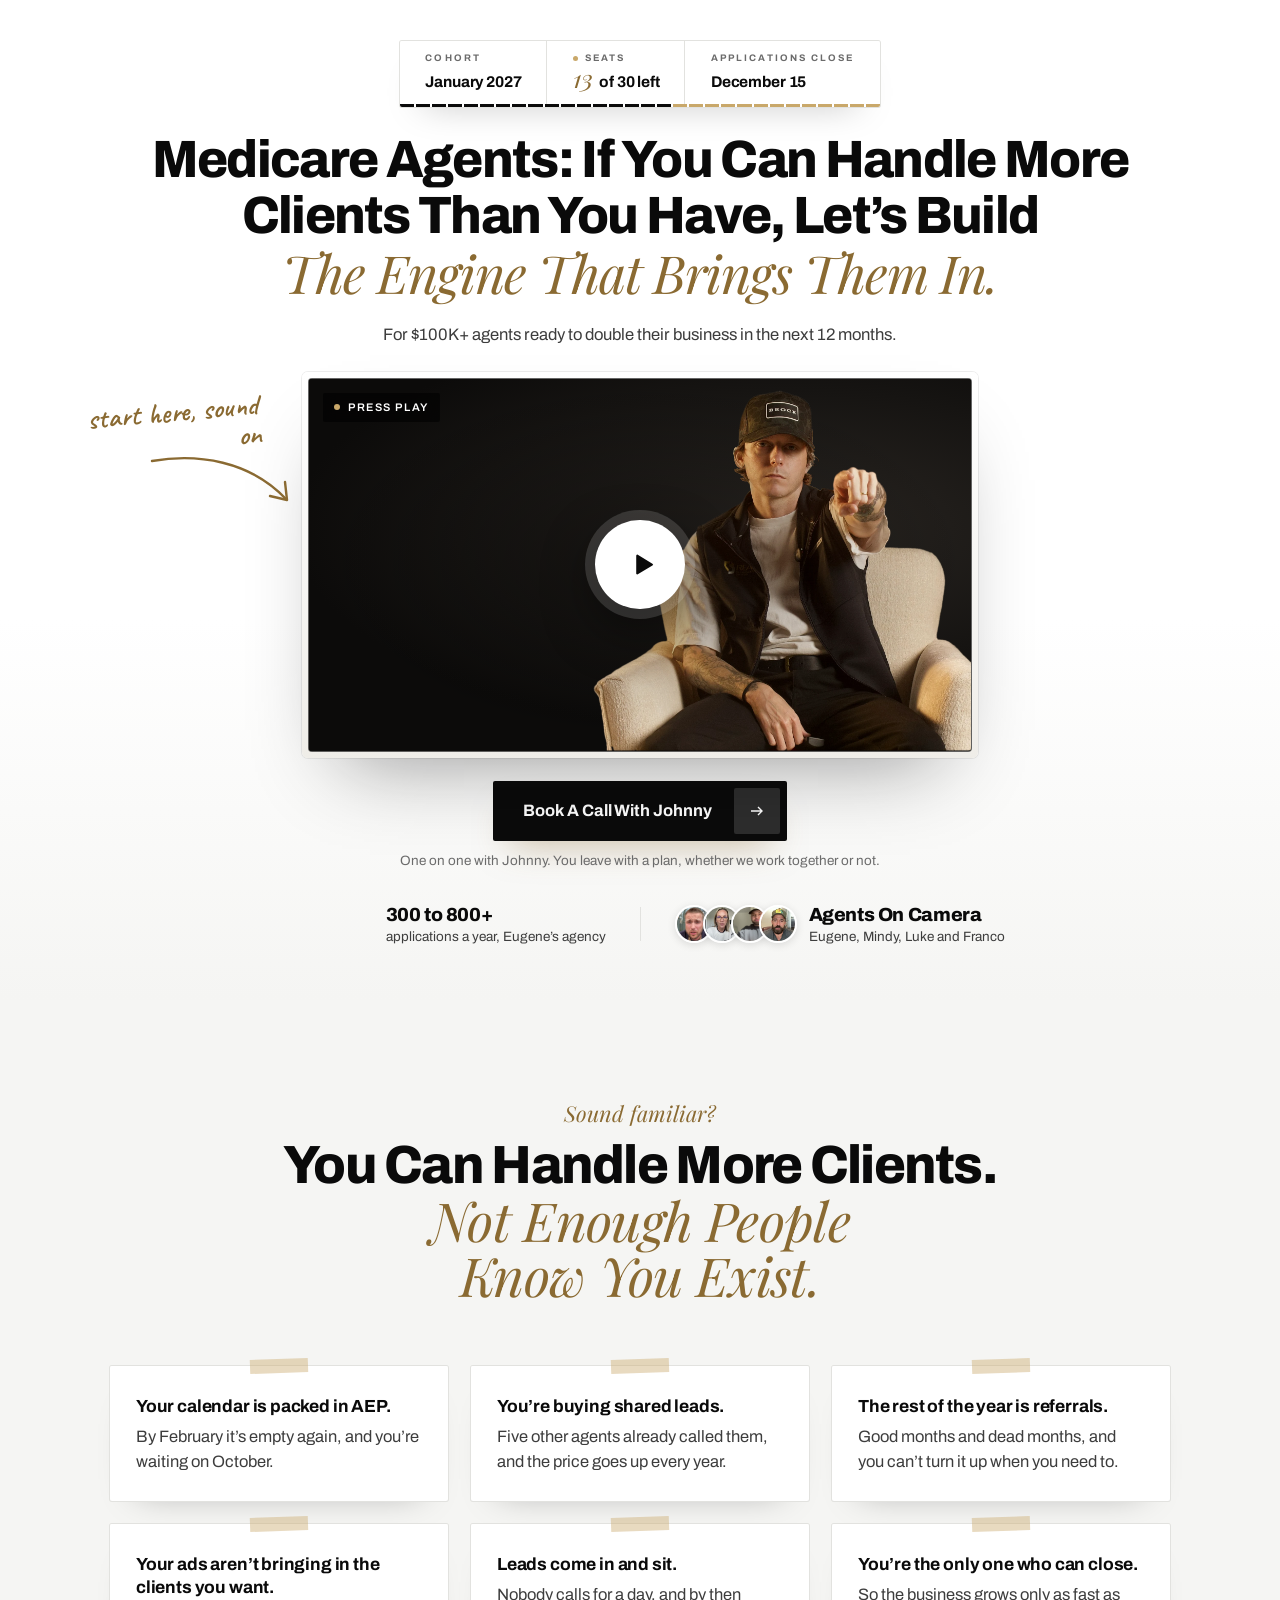
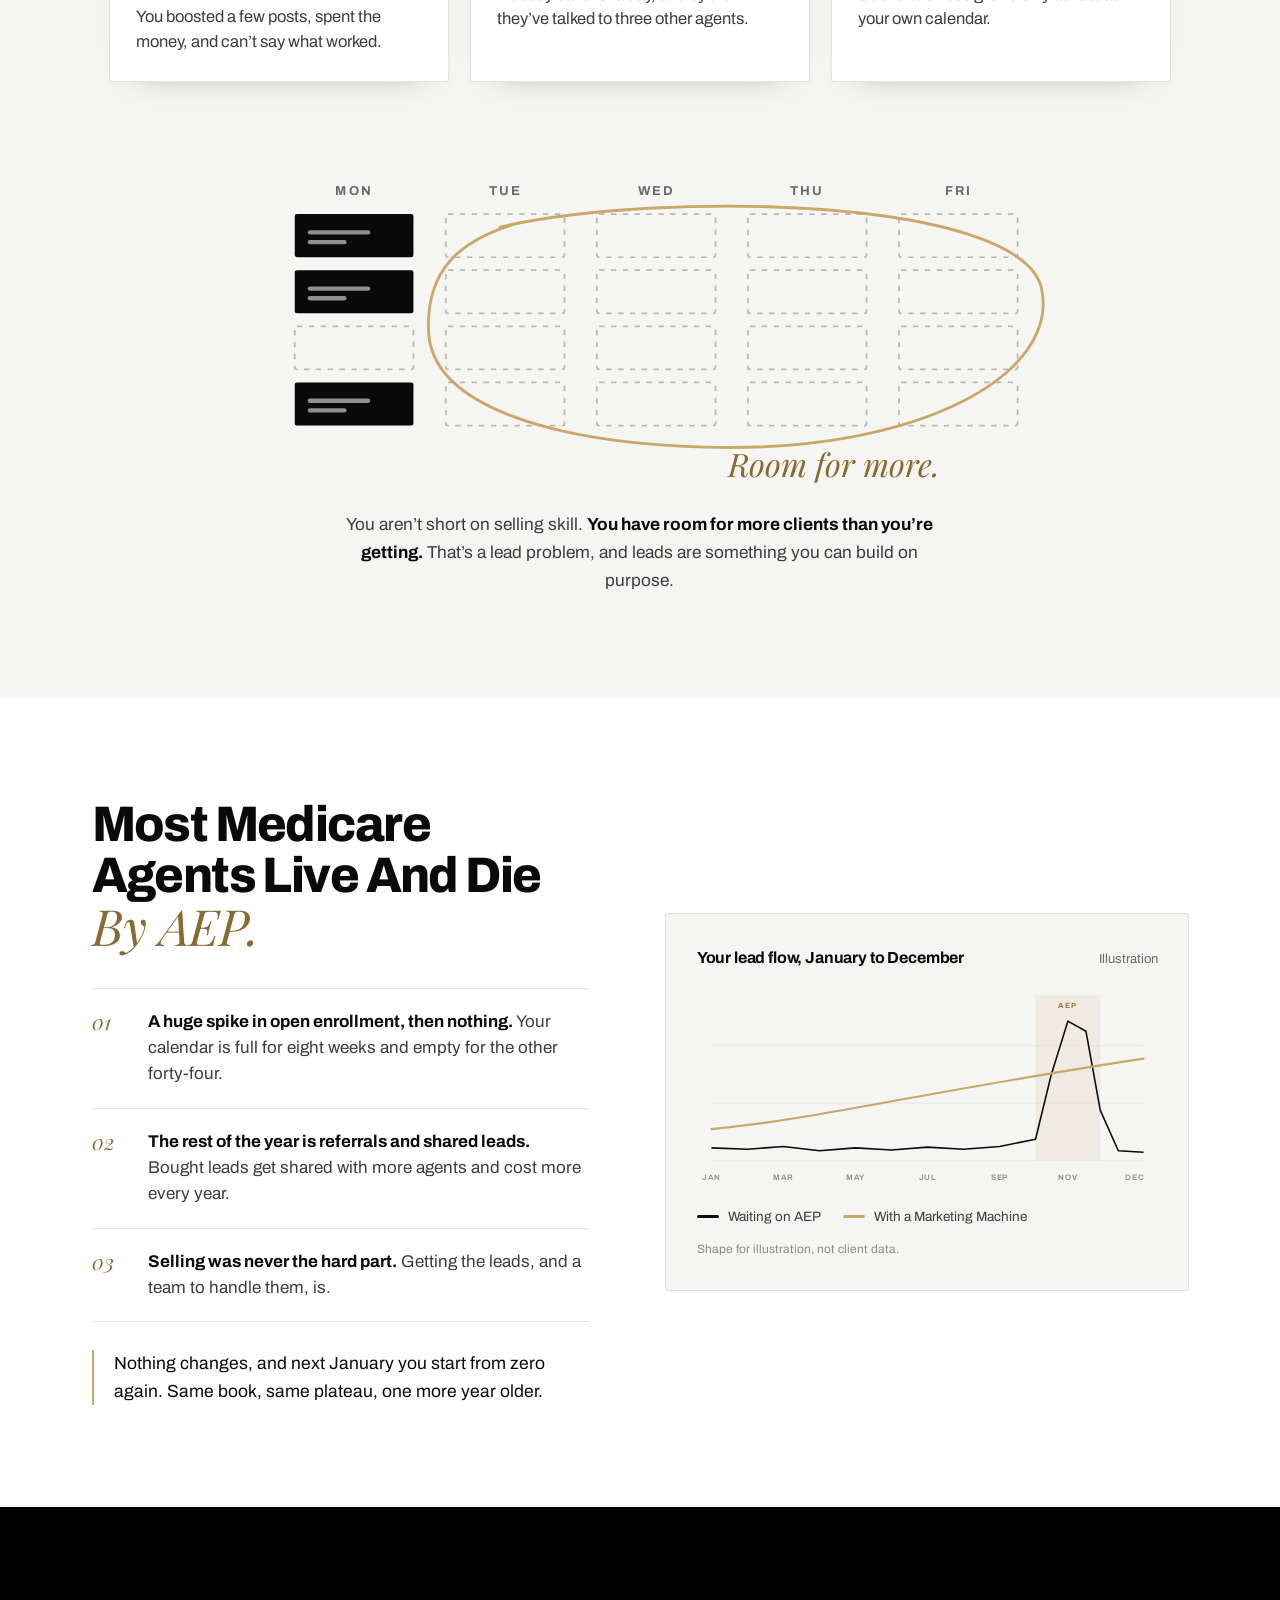
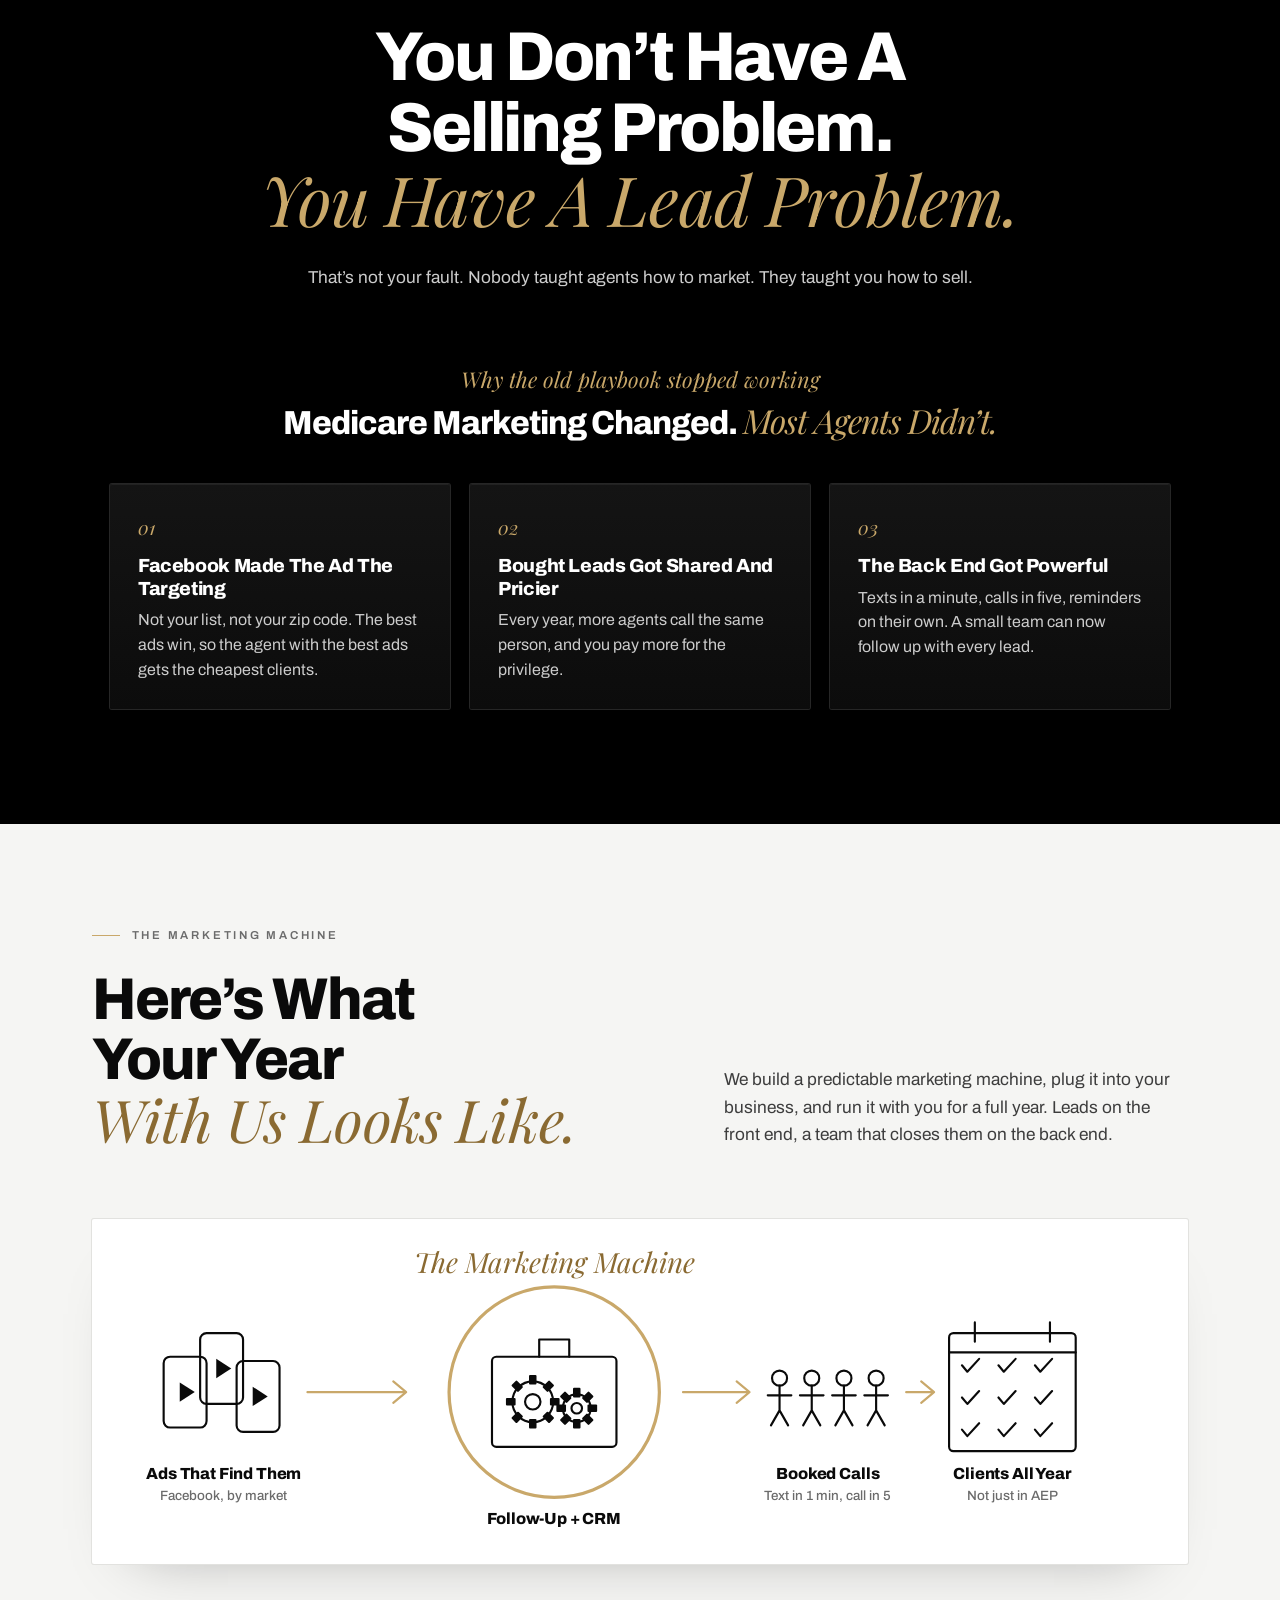
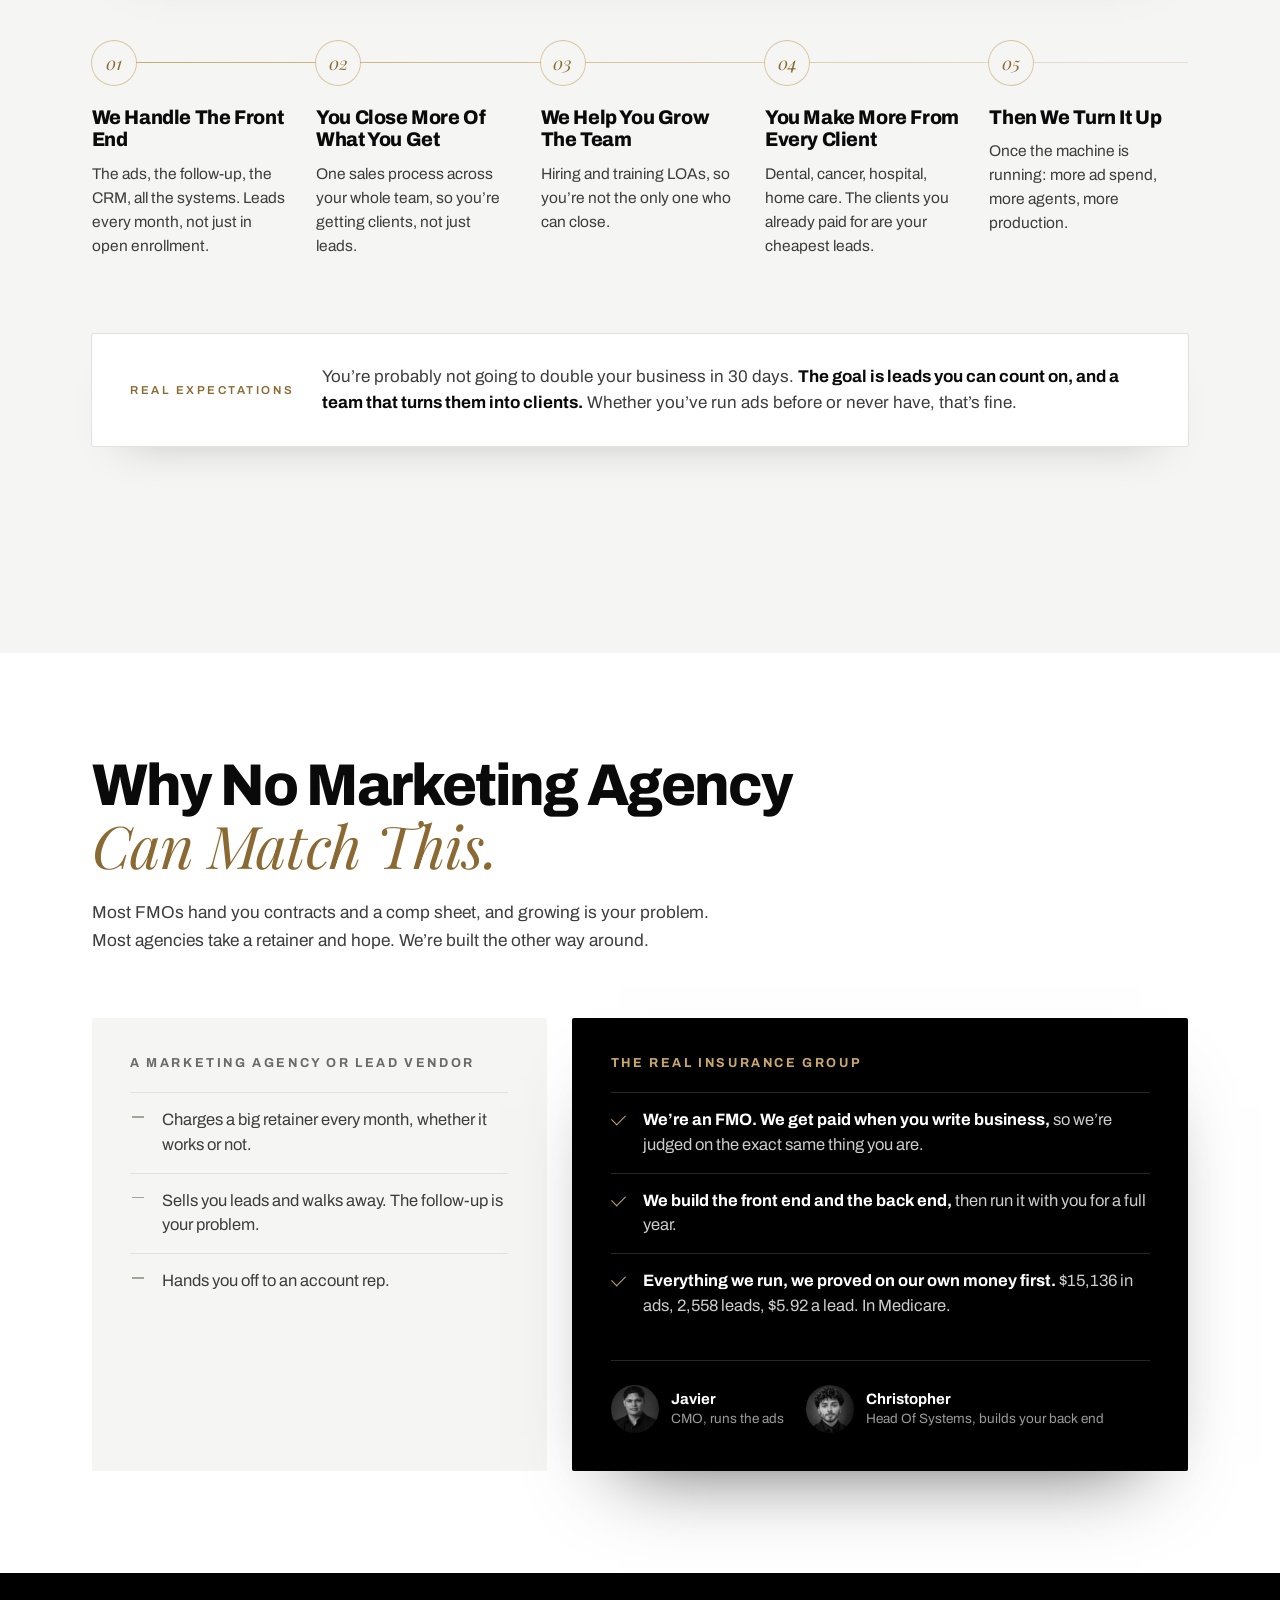
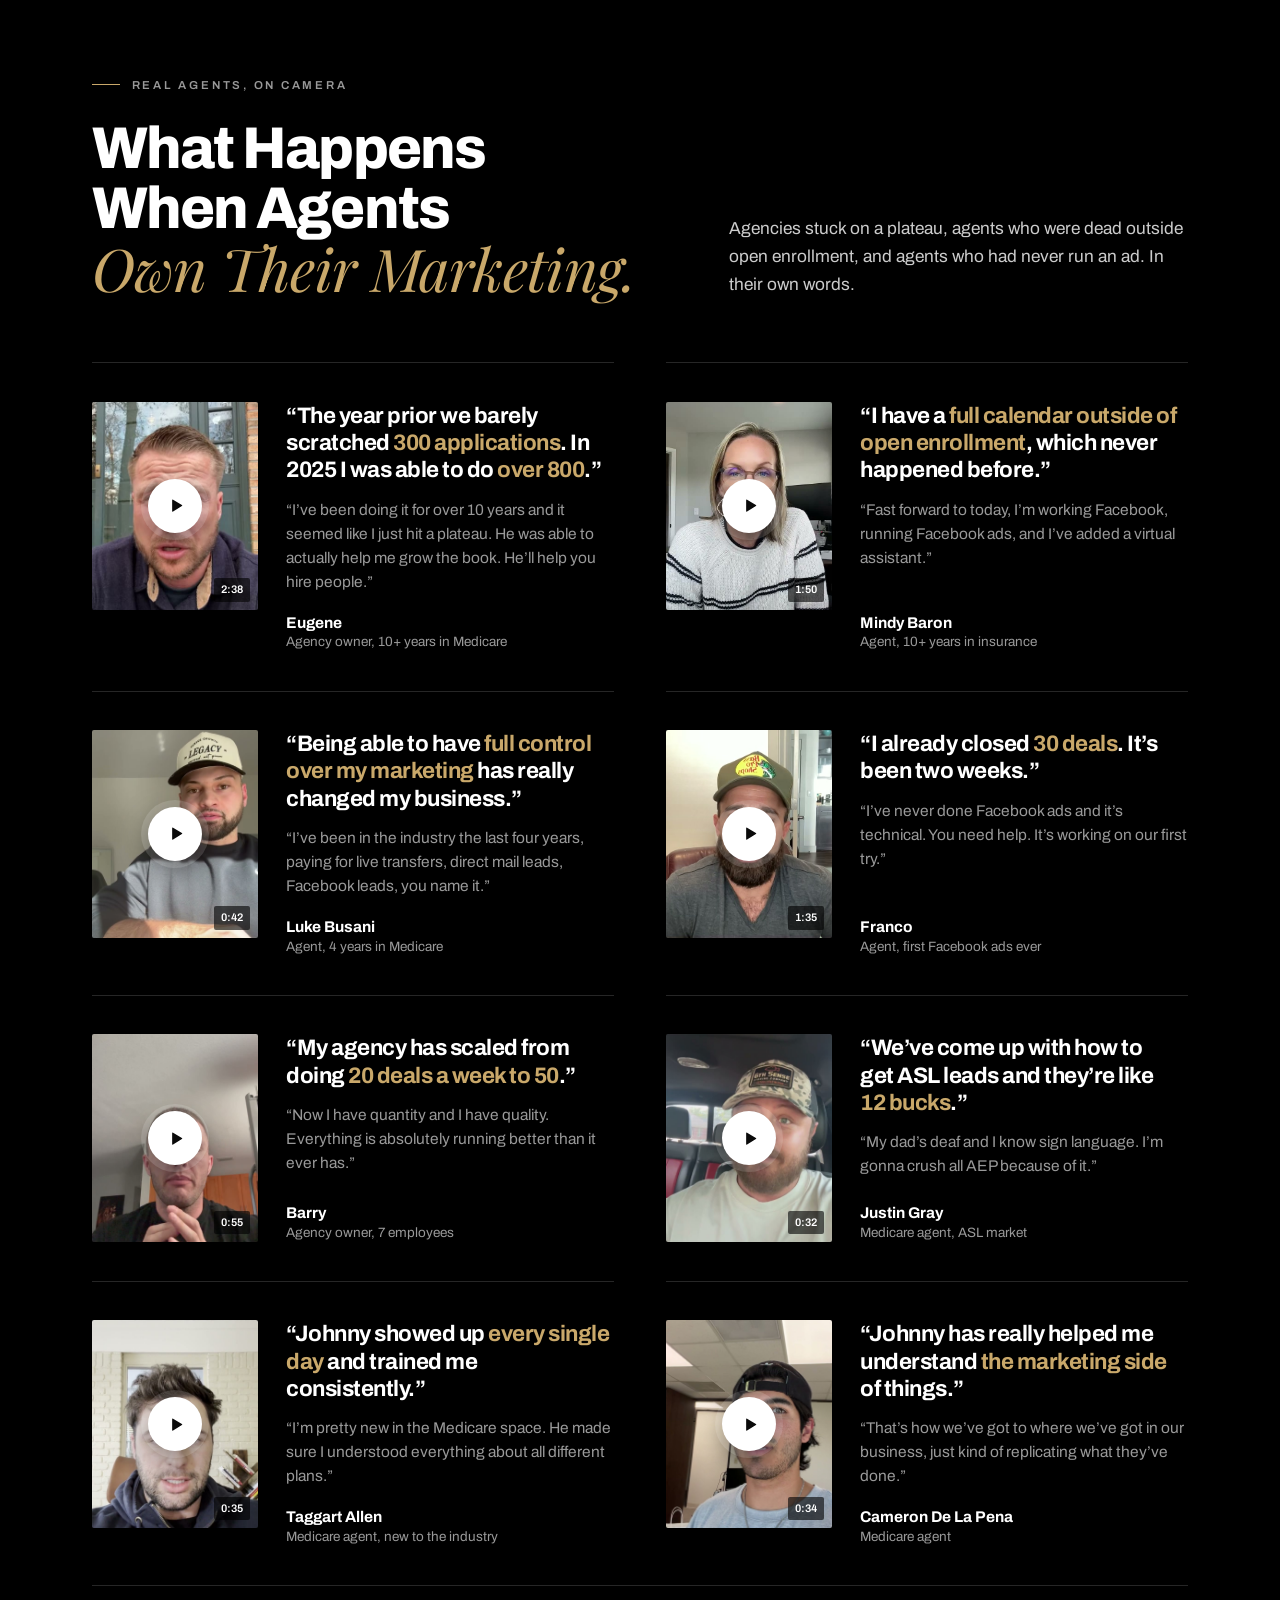
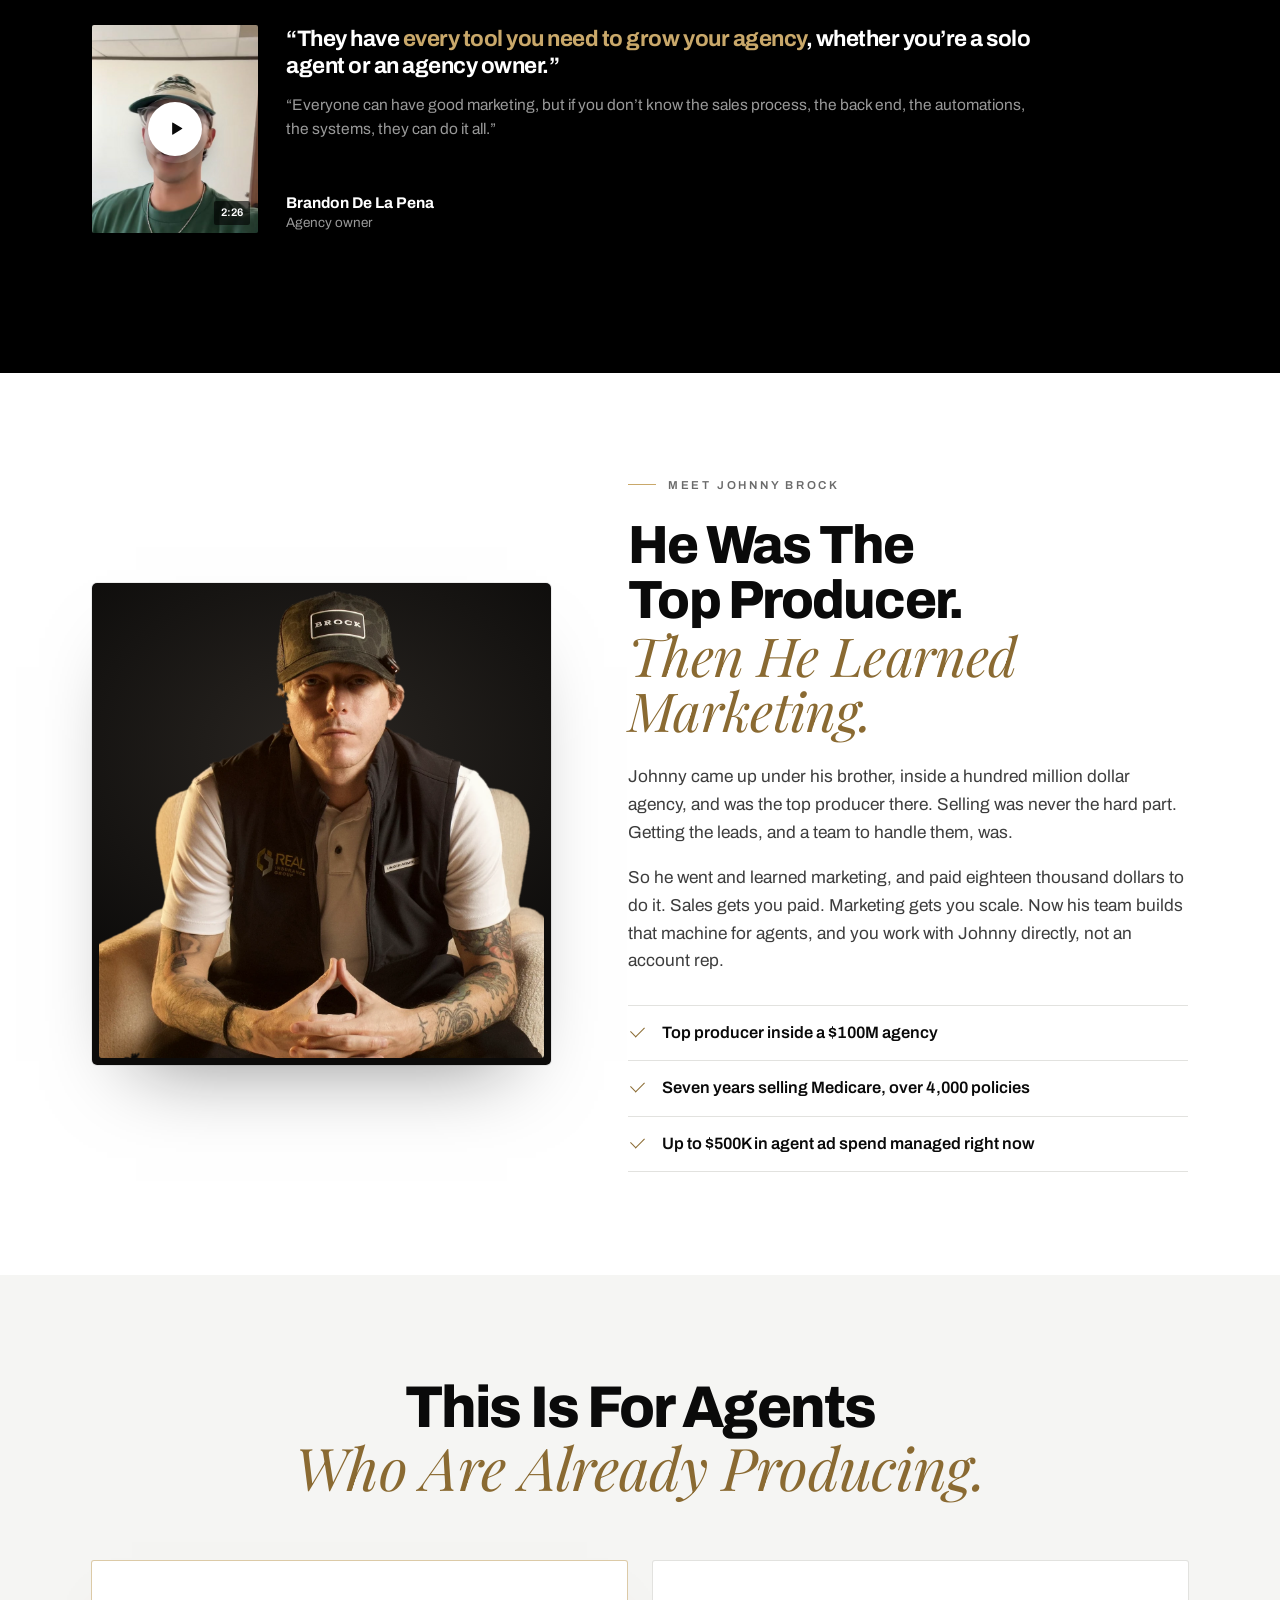
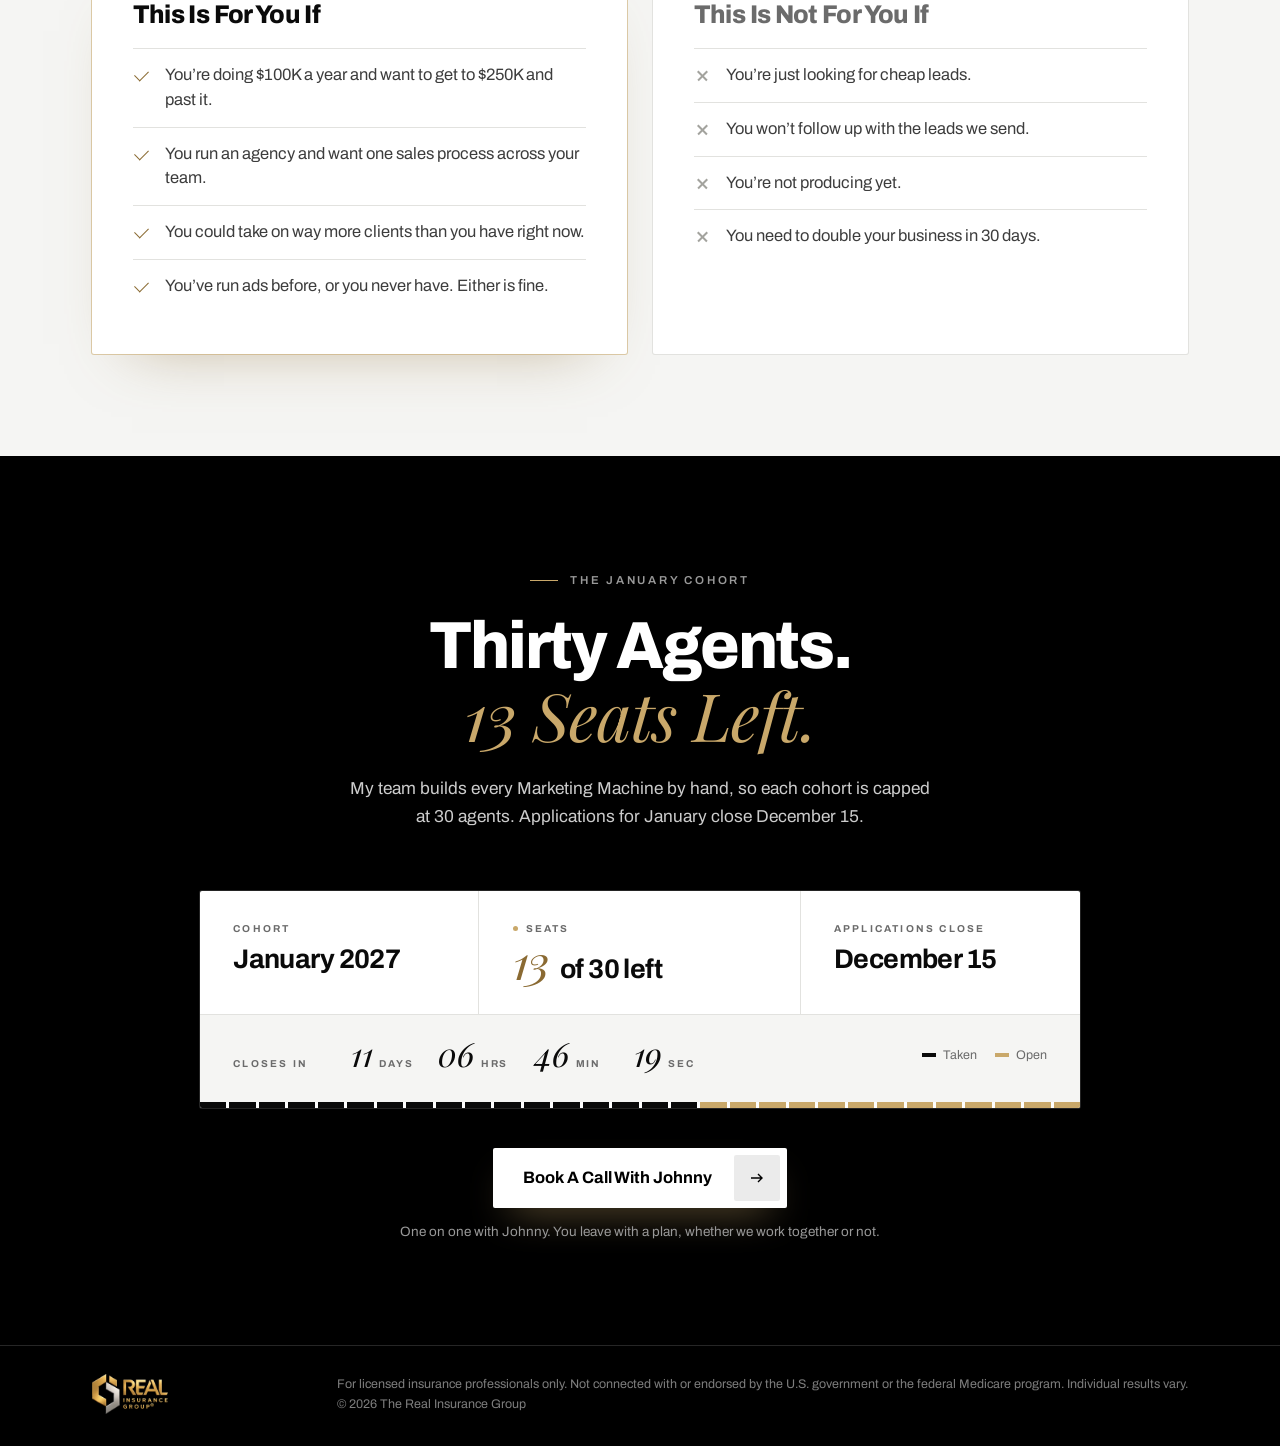
<file: index.html>
<!doctype html>
<html lang="en">
<head>
<meta charset="utf-8">
<meta name="viewport" content="width=device-width,initial-scale=1">
<title>Medicare Agents: More Leads Every Month | The Real Insurance Group</title>
<meta name="description" content="For Medicare agents producing $100K+ a year and agency owners. We build your Marketing Machine and run it with you for a full year.">
<link rel="icon" href="assets/favicon.png?v=1">
<link rel="apple-touch-icon" href="assets/favicon.png?v=1">
<meta name="theme-color" content="#ffffff">
<link rel="preconnect" href="https://fonts.googleapis.com"><link rel="preconnect" href="https://fonts.gstatic.com" crossorigin>
<link href="https://fonts.googleapis.com/css2?family=Archivo:wdth,wght@62..125,400..800&family=Playfair+Display:ital,wght@1,400&family=Caveat:wght@600&display=swap" rel="stylesheet">
<link rel="preload" as="image" href="assets/johnny-point-color.webp">
<script async src="https://javmartz04-ship-it.github.io/brandridge-tracker/t.js" data-client="johnny" data-name="Johnny" data-funnel="Book A Call VSL"></script>
<script async src="https://javmartz04-ship-it.github.io/rig-playbook-optin/ghl/meta.js" data-funnel="call"></script>
<style>
/* The Real Insurance Group, book-a-call VSL.
   Tokens are the live therealinsurancegroup.com set (builds/rig-fmo-website/styles.css):
   black, white, warm ivory, one flat gold. Radius 2px, institutional. Archivo + Playfair italic. */
:root{
  --black:#000;--soft:#0d0d0d;--card:#141414;--line-d:#262626;
  --white:#fff;--paper:#f5f5f3;--ink:#0a0a0a;--body:#3d3d3d;--muted:#6b6b6b;--line:#e2e2df;
  --on-d:#cccccc;--on-d-m:#999999;
  --gold:#c9a86a;--gold-ink:#8a6a32;
  --r:2px;--ease:cubic-bezier(.32,.72,0,1);
  --disp:'Archivo',system-ui,sans-serif;--serif:'Playfair Display',Georgia,serif;
  --pad:clamp(20px,5.6vw,88px);
}
*{box-sizing:border-box;margin:0;padding:0}
html{-webkit-text-size-adjust:100%}
body{font-family:var(--disp);background:var(--white);color:var(--ink);font-size:17px;line-height:1.6;-webkit-font-smoothing:antialiased;overflow-x:clip}
img,video,svg{display:block;max-width:100%}
a{color:inherit;text-decoration:none}
button{font:inherit;color:inherit;background:none;border:0;cursor:pointer}
:focus-visible{outline:2px solid var(--gold);outline-offset:3px}
.wrap{width:100%;max-width:1240px;margin:0 auto;padding:0 var(--pad)}
.dark{background:var(--black);color:var(--white)}
.ivory{background:var(--paper)}

h1,h2,h3{font-family:var(--disp);font-weight:800;letter-spacing:-.032em;line-height:1.02;font-variation-settings:"wdth" 96}
em.e{font-family:var(--serif);font-style:italic;font-weight:400;letter-spacing:-.012em;font-variation-settings:normal;color:var(--gold-ink)}
.dark em.e{color:var(--gold)}
h2{font-size:clamp(36px,4.6vw,68px);text-wrap:balance}
h2 em.e{display:block}
.label{display:flex;align-items:center;gap:12px;font-size:11.5px;font-weight:600;letter-spacing:.24em;text-transform:uppercase;color:var(--muted);margin-bottom:24px}
.label::before{content:"";width:28px;height:1px;background:var(--gold)}
.dark .label{color:var(--on-d-m)}
.lead{font-size:clamp(17px,1.35vw,19.5px);line-height:1.6;color:var(--body)}
.dark .lead{color:var(--on-d)}

/* button-in-button CTA */
.btn{display:inline-flex;align-items:center;gap:22px;padding:7px 7px 7px 30px;border-radius:var(--r);font-weight:700;font-size:16.5px;letter-spacing:-.005em;background:var(--ink);color:var(--white);white-space:nowrap;box-shadow:0 18px 36px -18px rgba(138,106,50,.55);transition:transform .5s var(--ease),box-shadow .5s var(--ease)}
.btn i{display:grid;place-items:center;width:46px;height:46px;border-radius:var(--r);background:rgba(255,255,255,.14);transition:transform .5s var(--ease)}
.btn svg{width:16px;height:16px}
.btn:hover{box-shadow:0 22px 44px -18px rgba(138,106,50,.75)}
.btn:hover i{transform:translateX(3px) scale(1.05)}
.btn:active{transform:scale(.98)}
.dark .btn{background:var(--white);color:var(--black);box-shadow:0 18px 40px -18px rgba(201,168,106,.6)}
.dark .btn i{background:rgba(0,0,0,.08)}
.risk{font-size:13.5px;line-height:1.5;color:var(--muted);margin-top:14px}
.dark .risk{color:var(--on-d-m)}
.cta{margin-top:40px}

/* reveal */
.js .r{opacity:0;transform:translateY(22px);filter:blur(6px);transition:opacity 1s var(--ease),transform 1s var(--ease),filter 1s var(--ease)}
.js .r.in{opacity:1;transform:none;filter:none}

/* ============ 01 HERO ============ */
.hero{position:relative;text-align:center;padding:clamp(20px,2.6svh,30px) 16px clamp(40px,6svh,72px);background:linear-gradient(180deg,#fff 0%,#fff 62%,var(--paper) 100%)}
.logo{width:clamp(92px,7vw,112px);height:auto;margin:0 auto}
.eyebrow{display:inline-flex;align-items:center;gap:12px;margin-top:clamp(18px,3.4svh,40px);font-size:12px;font-weight:600;letter-spacing:.2em;text-transform:uppercase;color:var(--muted)}
.eyebrow::before,.eyebrow::after{content:"";width:24px;height:1px;background:var(--gold)}
.eyebrow b{color:var(--ink);font-weight:700}
.hero h1{margin:clamp(30px,5.6svh,60px) auto 0;font-size:clamp(34px,min(4.1vw,6.2svh),62px);line-height:1.0}
.hero h1 .ln{white-space:nowrap}
.hero h1 .ln{display:block;overflow:hidden;padding-bottom:.06em}
.hero h1 .ln>span{display:block}
.hero h1 em.e{letter-spacing:-.02em}
.js .hero h1 .ln>span{transform:translateY(105%);transition:transform 1.1s var(--ease)}
.js .hero.go h1 .ln>span{transform:none}
.js .hero.go h1 .ln:nth-child(2)>span{transition-delay:.12s}
.js .hero.go h1 .ln:nth-child(3)>span{transition-delay:.24s}
.sub{max-width:38em;margin:clamp(12px,1.8svh,18px) auto 0;font-size:clamp(16.5px,1.3vw,19px);line-height:1.55;color:var(--body);text-wrap:balance}
.sub b{color:var(--ink);font-weight:700}

/* VSL: light double-bezel, sized off the viewport so the button stays in the first screen */
.vsl{position:relative}
.hint{position:absolute;right:100%;top:4%;width:230px;margin-right:6px;color:var(--gold-ink);pointer-events:none;text-align:right}
.hint span{display:block;padding-right:34px;font-family:'Caveat',cursive;font-weight:600;font-size:29px;line-height:1;transform:rotate(-5deg);transform-origin:right bottom}
.hint svg{display:block;width:150px;height:58px;margin:6px 0 0 auto;overflow:visible}
.hint path{fill:none;stroke:currentColor;stroke-width:2.4;stroke-linecap:round;stroke-linejoin:round}
.js .hint{opacity:0;transition:opacity .8s var(--ease) .9s}
.js .hero.go .hint{opacity:1}
@media (max-width:1100px){.vsl{margin-top:52px!important}.hint{position:absolute;right:auto;left:4px;top:auto;bottom:100%;width:auto;margin:0 0 2px;display:flex;align-items:flex-end;gap:6px;text-align:left}.hint span{padding:0 0 10px;font-size:24px;transform:rotate(-3deg);transform-origin:left bottom}.hint svg{width:64px;height:30px;margin:0}}
.vsl{width:min(100%,clamp(300px,calc((100svh - 520px) * 1.7778),860px));margin:clamp(18px,2.6svh,28px) auto 0;padding:7px;border-radius:6px;background:linear-gradient(180deg,#fff,#efede8);box-shadow:0 0 0 1px rgba(10,10,10,.07),0 1px 0 rgba(255,255,255,.9) inset,0 40px 80px -40px rgba(10,10,10,.45)}
.vsl-in{position:relative;aspect-ratio:16/9;overflow:hidden;border-radius:3px;background:#0b0b0b;box-shadow:0 0 0 1px rgba(0,0,0,.6)}
.vsl-in video,.vsl-poster{position:absolute;inset:0;width:100%;height:100%}
.vsl-in video{object-fit:cover;background:#000}
.vsl-poster{background:radial-gradient(120% 90% at 72% 40%,#2a2622 0%,#0c0b0a 62%)}
.vsl-poster img{position:absolute;right:-3%;bottom:0;height:97%;width:auto;max-width:none}
.vsl-poster::after{content:"";position:absolute;inset:0;background:radial-gradient(closest-side at 50% 50%,rgba(0,0,0,.35),rgba(0,0,0,0))}
.vsl-t{position:absolute;z-index:2;left:5.5%;top:50%;transform:translateY(-50%);max-width:44%;text-align:left;color:#fff}
.vsl-t small{display:block;font-size:clamp(9px,.85vw,12px);font-weight:600;letter-spacing:.22em;text-transform:uppercase;color:var(--gold)}
.vsl-t strong{display:block;margin-top:.5em;font-size:clamp(17px,2.15vw,32px);font-weight:800;line-height:1.04;letter-spacing:-.03em}
.vsl-t strong em{font-family:var(--serif);font-style:italic;font-weight:400;color:var(--gold)}
.chip{position:absolute;z-index:3;left:14px;top:14px;display:flex;align-items:center;gap:8px;padding:6px 11px;border-radius:var(--r);font-size:11px;font-weight:600;letter-spacing:.14em;text-transform:uppercase;color:#fff;background:rgba(0,0,0,.55);-webkit-backdrop-filter:blur(8px);backdrop-filter:blur(8px)}
.chip i{width:6px;height:6px;border-radius:50%;background:var(--gold)}
.play{position:absolute;z-index:3;left:50%;top:50%;width:clamp(64px,7vw,92px);height:clamp(64px,7vw,92px);margin:calc(clamp(64px,7vw,92px) / -2) 0 0 calc(clamp(64px,7vw,92px) / -2);display:grid;place-items:center;border-radius:50%;background:#fff;color:var(--ink);box-shadow:0 0 0 10px rgba(255,255,255,.14),0 20px 50px rgba(0,0,0,.5);transition:transform .5s var(--ease),box-shadow .5s var(--ease)}
.play svg{width:28%;height:28%;margin-left:7%}
.play:hover{transform:scale(1.06);box-shadow:0 0 0 16px rgba(255,255,255,.12),0 20px 50px rgba(0,0,0,.5)}
.vsl.on .vsl-poster,.vsl.on .play,.vsl.on .chip{opacity:0;pointer-events:none;transition:opacity .4s var(--ease)}
.vsl-note{position:absolute;z-index:4;left:50%;bottom:16px;transform:translateX(-50%);padding:7px 14px;border-radius:var(--r);font-size:13px;color:#fff;background:rgba(0,0,0,.7);opacity:0;transition:opacity .3s var(--ease);pointer-events:none;white-space:nowrap}
.vsl-note.show{opacity:1}
.hero .cta{margin-top:clamp(18px,2.6svh,28px)}
.hero .risk{margin-top:10px}

/* proof strip */
.proof{display:flex;justify-content:center;align-items:center;flex-wrap:wrap;gap:14px 34px;margin:clamp(22px,3.4svh,40px) auto 0;max-width:980px}
.pf{display:flex;align-items:center;gap:12px;text-align:left;font-size:13.5px;line-height:1.35;color:var(--body)}
.pf b{display:block;font-size:19px;font-weight:800;letter-spacing:-.02em;color:var(--ink)}
.faces{display:flex}
.faces img{width:38px;height:38px;border-radius:50%;object-fit:cover;border:2px solid #fff;margin-left:-10px;box-shadow:0 2px 8px rgba(0,0,0,.12)}
.faces img:first-child{margin-left:0}
.pf-rule{width:1px;height:34px;background:var(--line)}
@media (min-width:641px){.proof{display:grid;grid-template-columns:1fr auto 1fr;gap:0 34px}.proof .pf:first-child{justify-content:flex-end}}

/* ============ 02 PROBLEM ============ */
.problem{padding:clamp(80px,8vw,116px) 0}
.pr-grid{display:grid;grid-template-columns:minmax(0,1fr) minmax(0,1.05fr);gap:clamp(40px,6vw,96px);align-items:center}
.problem h2{font-size:clamp(34px,3.9vw,58px)}
.pr-list{list-style:none;margin-top:36px;border-top:1px solid var(--line)}
.pr-list li{display:grid;grid-template-columns:44px 1fr;gap:12px;padding:20px 0;border-bottom:1px solid var(--line);font-size:17px;line-height:1.55;color:var(--body)}
.pr-list .n{font-family:var(--serif);font-style:italic;font-size:21px;line-height:1.2;color:var(--gold-ink)}
.pr-list b{color:var(--ink)}
.chart{padding:clamp(22px,2.4vw,34px);border-radius:var(--r);background:var(--paper);box-shadow:0 0 0 1px var(--line)}
.chart-h{display:flex;justify-content:space-between;align-items:baseline;gap:16px;font-size:13px;color:var(--muted)}
.chart-h strong{font-size:16px;font-weight:700;color:var(--ink);letter-spacing:-.01em}
.chart svg{width:100%;height:auto;margin-top:18px;overflow:visible}
.chart .ax{font:600 11px var(--disp);letter-spacing:.08em;fill:#8d8d88}
.chart .aep{fill:rgba(201,168,106,.13)}
.chart .aep-t{font:600 10.5px var(--disp);letter-spacing:.18em;fill:var(--gold-ink)}
.chart .l-old{fill:none;stroke:var(--ink);stroke-width:2.2;stroke-linejoin:round}
.chart .l-new{fill:none;stroke:var(--gold);stroke-width:3;stroke-linecap:round;stroke-linejoin:round}
.chart .grid{stroke:#e3e2dd;stroke-width:1}
.js .chart path.draw{stroke-dasharray:var(--len);stroke-dashoffset:var(--len);transition:stroke-dashoffset 2.2s var(--ease)}
.js .chart.in path.draw{stroke-dashoffset:0}
.js .chart.in path.l-new.draw{transition-delay:.5s}
.key{display:flex;flex-wrap:wrap;gap:8px 22px;margin-top:16px;font-size:13.5px;color:var(--body)}
.key span{display:flex;align-items:center;gap:9px}
.key i{width:22px;height:3px;border-radius:2px;background:var(--ink)}
.key i.g{background:var(--gold)}
.chart-f{margin-top:12px;font-size:12px;color:#8d8d88}
.agitate{margin-top:28px;padding-left:20px;border-left:2px solid var(--gold);font-size:17.5px;line-height:1.55;color:var(--ink)}

/* ============ 03 REFRAME ============ */
.reframe{padding:clamp(84px,9vw,128px) 0;text-align:center}
.reframe h2{font-size:clamp(38px,5.4vw,82px);max-width:13em;margin:0 auto}
.reframe .lead{max-width:40em;margin:30px auto 0}
.shifts{display:grid;grid-template-columns:repeat(3,minmax(0,1fr));margin:clamp(48px,5vw,72px) auto 0;max-width:1060px;border-top:1px solid var(--line-d);text-align:left}
.shifts div{padding:26px 28px 6px;border-left:1px solid var(--line-d)}
.shifts div:first-child{border-left:0;padding-left:0}
.shifts small{display:block;font-family:var(--serif);font-style:italic;font-size:19px;color:var(--gold)}
.shifts p{margin-top:10px;font-size:16px;line-height:1.55;color:var(--on-d)}
.shifts p b{color:#fff}

/* ============ 04 MECHANISM ============ */
.machine{padding:clamp(80px,8vw,116px) 0}
.m-head{display:grid;grid-template-columns:minmax(0,1.1fr) minmax(0,.9fr);gap:clamp(32px,5vw,80px);align-items:end}
.rail{position:relative;list-style:none;display:grid;grid-template-columns:repeat(5,minmax(0,1fr));gap:clamp(18px,2vw,30px);margin-top:clamp(52px,6vw,80px)}
.rail::before{content:"";position:absolute;left:0;right:0;top:21px;height:1px;background:linear-gradient(90deg,var(--gold),rgba(201,168,106,.25))}
.rail li{position:relative}
.rail .n{position:relative;display:inline-grid;place-items:center;width:44px;height:44px;border-radius:50%;background:var(--paper);box-shadow:0 0 0 1px rgba(201,168,106,.6);font-family:var(--serif);font-style:italic;font-size:18px;color:var(--gold-ink)}
.rail h3{margin-top:22px;font-size:clamp(19px,1.55vw,23px);line-height:1.12;letter-spacing:-.02em}
.rail p{margin-top:10px;font-size:15.5px;line-height:1.55;color:var(--body)}
.expect{display:grid;grid-template-columns:auto 1fr auto;gap:28px;align-items:center;margin-top:clamp(52px,6vw,76px);padding:30px clamp(22px,3vw,40px);border-radius:var(--r);background:#fff;box-shadow:0 0 0 1px var(--line),0 24px 48px -32px rgba(10,10,10,.25)}
.expect small{font-size:11.5px;font-weight:600;letter-spacing:.22em;text-transform:uppercase;color:var(--gold-ink);white-space:nowrap}
.expect p{font-size:17px;line-height:1.55;color:var(--body)}
.expect p b{color:var(--ink)}
.m-cta{display:flex;align-items:center;gap:26px;flex-wrap:wrap;margin-top:44px}
.m-cta .risk{margin:0;max-width:24em}

/* ============ 05 WHY AN FMO ============ */
.why{padding:clamp(80px,8vw,116px) 0}
.why h2{max-width:12em}
.why .lead{max-width:36em;margin-top:24px}
.vs{display:grid;grid-template-columns:minmax(0,.85fr) minmax(0,1.15fr);gap:clamp(16px,2vw,28px);margin-top:clamp(44px,5vw,68px)}
.vs-col{padding:clamp(26px,3vw,42px);border-radius:var(--r)}
.vs-col h3{font-size:13px;font-weight:700;letter-spacing:.2em;text-transform:uppercase}
.vs-col ul{list-style:none;margin-top:22px}
.vs-col li{position:relative;padding:15px 0 15px 32px;border-top:1px solid var(--line);font-size:16.5px;line-height:1.5}
.vs-col li::before{content:"";position:absolute;left:2px;top:23px;width:12px;height:1.5px;background:#a3a39e}
.vs-a{background:var(--paper);color:var(--body)}
.vs-a h3{color:var(--muted)}
.vs-b{background:var(--black);color:#fff;box-shadow:0 40px 80px -48px rgba(0,0,0,.7)}
.vs-b h3{color:var(--gold)}
.vs-b li{border-top-color:var(--line-d);color:var(--on-d)}
.vs-b li b{color:#fff}
.vs-b li::before{width:12px;height:7px;top:21px;left:1px;background:none;border-left:1.5px solid var(--gold);border-bottom:1.5px solid var(--gold);transform:rotate(-45deg)}
.team{display:flex;gap:22px;flex-wrap:wrap;margin-top:26px;padding-top:24px;border-top:1px solid var(--line-d)}
.tm{display:flex;align-items:center;gap:12px;font-size:13.5px;line-height:1.35;color:var(--on-d-m)}
.tm img{width:48px;height:48px;border-radius:50%;object-fit:cover;filter:grayscale(1)}
.tm b{display:block;font-size:15px;color:#fff}

/* ============ 06 PROOF ============ */
.results{padding:clamp(80px,8vw,116px) 0}
.rs-head{display:grid;grid-template-columns:minmax(0,1fr) minmax(0,.8fr);gap:clamp(32px,5vw,80px);align-items:end}
.ts{display:grid;grid-template-columns:repeat(2,minmax(0,1fr));gap:0 clamp(32px,4vw,64px);margin-top:clamp(44px,5vw,64px)}
.t{display:grid;grid-template-columns:clamp(150px,13vw,190px) minmax(0,1fr);gap:clamp(20px,2.2vw,32px);padding:clamp(28px,3vw,40px) 0;border-top:1px solid var(--line-d)}
.t.wide{grid-column:1/-1;grid-template-columns:clamp(150px,13vw,190px) minmax(0,1fr)}
.t.wide .tq{max-width:44em}
.tv{position:relative;aspect-ratio:4/5;overflow:hidden;border-radius:var(--r);background:#111}
.tv video,.tv img{position:absolute;inset:0;width:100%;height:100%;object-fit:cover}
.tv .play{width:54px;height:54px;margin:-27px 0 0 -27px;box-shadow:0 0 0 7px rgba(255,255,255,.14),0 12px 30px rgba(0,0,0,.5)}
.tv.on img,.tv.on .play{opacity:0;pointer-events:none}
.tv .len{position:absolute;right:8px;bottom:8px;padding:3px 7px;border-radius:var(--r);font-size:11px;font-weight:600;color:#fff;background:rgba(0,0,0,.6)}
.tv.on .len{display:none}
.tq{display:flex;flex-direction:column}
.tq blockquote{font-size:clamp(20px,1.75vw,26px);font-weight:700;line-height:1.22;letter-spacing:-.022em;color:#fff;text-wrap:pretty}
.tq blockquote .g{color:var(--gold)}
.tq p{margin-top:14px;font-size:15.5px;line-height:1.55;color:var(--on-d-m)}
.tq cite{margin-top:auto;padding-top:18px;font-style:normal;font-size:13.5px;line-height:1.4;color:var(--on-d-m)}
.tq cite b{display:block;font-size:15.5px;color:#fff}
.receipt{margin-top:clamp(36px,4vw,56px);padding:clamp(20px,2.4vw,30px);border-radius:var(--r);background:#fff;color:var(--ink)}
.receipt-h{display:flex;justify-content:space-between;align-items:baseline;flex-wrap:wrap;gap:8px 24px;margin-bottom:16px}
.receipt-h strong{font-size:clamp(18px,1.6vw,22px);font-weight:800;letter-spacing:-.02em}
.receipt-h strong span{color:var(--gold-ink)}
.receipt-h small{font-size:12.5px;color:var(--muted)}
.receipt img{width:100%;height:auto;border-radius:2px;box-shadow:0 0 0 1px var(--line)}
.receipt .m{display:none}

/* ============ 07 HOST ============ */
.host{padding:clamp(80px,8vw,116px) 0}
.h-grid{display:grid;grid-template-columns:minmax(0,.82fr) minmax(0,1fr);gap:clamp(40px,6vw,100px);align-items:center}
.h-photo{padding:7px;border-radius:5px;background:linear-gradient(180deg,#fff,#efede8);box-shadow:0 0 0 1px rgba(10,10,10,.07),0 40px 80px -44px rgba(10,10,10,.5)}
.h-photo{background:radial-gradient(110% 80% at 50% 35%,#2a2622 0%,#0c0b0a 70%)}
.h-photo img{width:100%;height:auto;aspect-ratio:4/4.2;object-fit:cover;object-position:50% 0;border-radius:3px}
.host h2{font-size:clamp(36px,4.2vw,62px)}
.host .lead+.lead{margin-top:18px}
.host h2+.lead{margin-top:26px}
.ticks{list-style:none;margin-top:30px;border-top:1px solid var(--line)}
.ticks li{position:relative;padding:14px 0 14px 34px;border-bottom:1px solid var(--line);font-size:16.5px;font-weight:600;color:var(--ink)}
.ticks li::before{content:"";position:absolute;left:3px;top:20px;width:12px;height:7px;border-left:1.5px solid var(--gold-ink);border-bottom:1.5px solid var(--gold-ink);transform:rotate(-45deg)}
.sig{margin-top:26px;font-family:var(--serif);font-style:italic;font-size:22px;color:var(--ink)}

/* ============ 08 QUALIFY ============ */
.qualify{padding:clamp(80px,8vw,116px) 0}
.qualify h2{text-align:center;max-width:13em;margin:0 auto}
.q-grid{display:grid;grid-template-columns:repeat(2,minmax(0,1fr));gap:clamp(16px,2vw,28px);margin-top:clamp(44px,5vw,64px)}
.qc{padding:clamp(28px,3.2vw,46px);border-radius:var(--r);background:#fff;box-shadow:0 0 0 1px var(--line)}
.qc.yes{box-shadow:0 0 0 1px rgba(201,168,106,.55),0 30px 60px -40px rgba(138,106,50,.5)}
.qc h3{font-size:clamp(22px,2vw,28px);letter-spacing:-.025em}
.qc ul{list-style:none;margin-top:20px}
.qc li{position:relative;padding:14px 0 14px 32px;border-top:1px solid var(--line);font-size:16.5px;line-height:1.5;color:var(--body)}
.qc.yes li::before{content:"";position:absolute;left:2px;top:21px;width:12px;height:7px;border-left:1.5px solid var(--gold-ink);border-bottom:1.5px solid var(--gold-ink);transform:rotate(-45deg)}
.qc.no li::before,.qc.no li::after{content:"";position:absolute;left:2px;top:26px;width:13px;height:1.5px;background:#a3a39e;transform:rotate(45deg)}
.qc.no li::after{transform:rotate(-45deg)}
.qc.no h3{color:var(--muted)}

/* ============ 09 CLOSE ============ */
.close{padding:clamp(88px,9vw,128px) 0 0;text-align:center;overflow:hidden}
.close h2{font-size:clamp(38px,5.2vw,78px);max-width:12em;margin:0 auto}
.close .lead{max-width:34em;margin:26px auto 0}
.close .cta{margin:40px 0 clamp(80px,8vw,112px)}
.close-photo{width:min(560px,86vw);margin:clamp(48px,6vw,80px) auto 0}
.close-photo img{width:100%;height:auto}
.foot{border-top:1px solid var(--line-d);padding:28px 0 32px;font-size:12.5px;line-height:1.6;color:#7d7d7d}
.foot .wrap{display:flex;justify-content:space-between;gap:16px 32px;flex-wrap:wrap;text-align:left}
.foot img{width:76px;height:auto}

/* ============ SURVEY POP-UP (from rig-fmo-website, no logo per Javier) ============ */
#sv{position:fixed;inset:0;z-index:99999;display:flex;align-items:flex-start;justify-content:center;padding:40px 16px;overflow-y:auto;-webkit-overflow-scrolling:touch;opacity:0;visibility:hidden;pointer-events:none;transition:opacity .35s var(--ease),visibility 0s .35s}
#sv.open{opacity:1;visibility:visible;pointer-events:auto;transition:opacity .35s var(--ease),visibility 0s}
#sv .scrim{position:fixed;inset:0;background:rgba(0,0,0,.72);-webkit-backdrop-filter:blur(12px);backdrop-filter:blur(12px)}
#sv .mcard{position:relative;width:100%;max-width:760px;margin:auto;overflow:hidden;background:#fff;color:var(--ink);border-radius:18px;box-shadow:0 50px 120px rgba(0,0,0,.55);transform:translateY(24px) scale(.98);transition:transform .55s var(--ease)}
#sv.open .mcard{transform:none}
#sv .sv-bar{height:3px;background:#efefec}
#sv .sv-bar i{display:block;height:100%;width:0;background:var(--gold);transition:width .6s var(--ease)}
#sv .sv-top{position:relative;height:28px}
#sv .sv-x{position:absolute;right:16px;top:16px;width:40px;height:40px;display:grid;place-items:center;color:var(--muted);border-radius:50%;transition:background .3s var(--ease),color .3s var(--ease)}
#sv .sv-x:hover{background:#f2f2ef;color:var(--ink)}
#sv .sv-x svg{width:16px;height:16px}
#sv .stage{padding:34px 56px 52px}
#sv .step{animation:svIn .55s var(--ease)}
#sv .step.back{animation-name:svBack}
@keyframes svIn{from{opacity:0;transform:translateX(18px)}}
@keyframes svBack{from{opacity:0;transform:translateX(-18px)}}
#sv .sv-c{display:flex;align-items:center;justify-content:space-between;min-height:24px;font-size:12.5px;font-weight:600;letter-spacing:.16em}
#sv .sv-n{color:var(--gold-ink)}
#sv .sv-n b{font-weight:700;color:var(--ink)}
#sv .sv-b{padding:4px 0;font-size:12px;font-weight:600;letter-spacing:.14em;text-transform:uppercase;color:var(--muted)}
#sv .sv-b:hover{color:var(--ink)}
#sv .q{font-size:clamp(28px,3.5vw,42px);line-height:1.08;margin-top:14px;outline:0;text-wrap:balance}
#sv .help{margin-top:12px;font-size:17px;line-height:1.5;color:var(--muted)}
#sv .opts{display:grid;gap:12px;margin-top:30px}
#sv .opt{display:flex;align-items:center;gap:16px;width:100%;min-height:72px;padding:14px 22px;font-size:18px;font-weight:500;color:var(--ink);text-align:left;background:#fff;border:1px solid #e4e4e0;border-radius:14px;box-shadow:0 1px 2px rgba(0,0,0,.03),0 8px 20px -14px rgba(0,0,0,.14);transition:border-color .25s var(--ease),transform .25s var(--ease),box-shadow .25s var(--ease)}
#sv .opt:hover{border-color:var(--gold);transform:translateY(-1px)}
#sv .key{flex:none;width:34px;height:34px;display:grid;place-items:center;font-size:13px;font-weight:700;color:var(--muted);background:#f6f6f3;border:1px solid #e9e9e5;border-radius:9px}
#sv .tx{flex:1}
#sv .opt[aria-checked="true"]{border-color:var(--ink);box-shadow:inset 0 0 0 1px var(--ink)}
#sv .opt[aria-checked="true"] .key{background:var(--ink);border-color:var(--ink);color:#fff}
#sv .flds{display:grid;gap:18px;margin-top:28px}
#sv .fld label{display:block;font-size:12px;font-weight:700;letter-spacing:.14em;text-transform:uppercase}
#sv .in{display:block;width:100%;height:60px;margin-top:9px;padding:0 20px;font:inherit;font-size:18px;color:var(--ink);background:#fff;border:1px solid #e4e4e0;border-radius:14px;outline:0;transition:border-color .25s var(--ease),box-shadow .25s var(--ease)}
#sv .in::placeholder{color:#a9a9a4}
#sv .in:focus{border-color:var(--gold);box-shadow:0 0 0 4px rgba(201,168,106,.18)}
#sv .in.bad{border-color:#b3261e}
#sv .err{margin-top:7px;font-size:14.5px;font-weight:600;color:#b3261e}
#sv .btn{margin-top:30px;border-radius:999px;box-shadow:none}
#sv .btn i{border-radius:50%}
#sv .btn[disabled]{opacity:.6;cursor:progress}
#sv .micro{margin-top:14px;font-size:13px;color:var(--muted)}


/* ============ 01b SOUND FAMILIAR ============ */
.familiar{padding:clamp(80px,8vw,116px) 0;background:var(--paper);text-align:center}
.kick{display:block;font-family:var(--serif);font-style:italic;font-size:clamp(20px,1.7vw,25px);line-height:1;color:var(--gold-ink);margin-bottom:14px}
.familiar h2{font-size:clamp(34px,4.2vw,62px);max-width:14em;margin:0 auto}
.notes{list-style:none;display:grid;grid-template-columns:repeat(3,minmax(0,1fr));gap:clamp(16px,1.8vw,24px);max-width:1060px;margin:clamp(44px,5vw,64px) auto 0;text-align:left}
.notes li{position:relative;padding:30px 26px 26px;border-radius:var(--r);background:#fff;font-size:16.5px;line-height:1.5;color:var(--body);box-shadow:0 0 0 1px var(--line),0 1px 0 #fff inset,0 18px 36px -28px rgba(10,10,10,.35);transition:transform .6s var(--ease)}
.notes li::before{content:"";position:absolute;top:-7px;left:50%;width:58px;height:14px;margin-left:-29px;background:rgba(201,168,106,.42);transform:rotate(-2deg)}
.notes li:nth-child(odd){transform:rotate(-.6deg)}
.notes li:nth-child(even){transform:rotate(.5deg)}
.notes li:hover{transform:rotate(0) translateY(-3px)}
.notes li b{display:block;margin-bottom:6px;font-size:17.5px;line-height:1.3;letter-spacing:-.01em;color:var(--ink)}
.room{max-width:820px;margin:clamp(56px,6vw,80px) auto 0}
.room svg{width:100%;height:auto;overflow:visible}
.room .ln{fill:none;stroke:var(--ink);stroke-width:2;stroke-linecap:round;stroke-linejoin:round}
.room .bk{fill:var(--ink)}
.room .bk-t{fill:rgba(255,255,255,.55)}
.room .em{fill:none;stroke:#b9b8b2;stroke-width:1.6;stroke-dasharray:5 6}
.room .ring{fill:none;stroke:var(--gold);stroke-width:2.6;stroke-linecap:round}
.room .day{font:700 12px var(--disp);letter-spacing:.16em;fill:var(--muted)}
.room .rm{font:italic 400 30px var(--serif);fill:var(--gold-ink)}
.room .cap{font:600 12px var(--disp);letter-spacing:.12em;fill:var(--muted)}
.js .room .ring{stroke-dasharray:var(--len);stroke-dashoffset:var(--len);transition:stroke-dashoffset 1.8s var(--ease) .3s}
.js .room.in .ring{stroke-dashoffset:0}
.room-t{max-width:34em;margin:30px auto 0;font-size:clamp(17px,1.35vw,19.5px);line-height:1.6;color:var(--body)}
.room-t b{color:var(--ink)}

/* old playbook cards, inside the reframe band */
.old{margin:clamp(56px,6vw,80px) auto 0;max-width:1060px}
.old .kick{color:var(--gold)}
.old h3{font-size:clamp(26px,2.6vw,38px);letter-spacing:-.03em}
.old h3 em{font-family:var(--serif);font-style:italic;font-weight:400;color:var(--gold)}
.shifts{border-top:0;gap:clamp(14px,1.6vw,22px);margin-top:clamp(30px,3.4vw,44px)}
.shifts div,.shifts div:first-child{padding:28px 28px 26px;border:0;border-radius:var(--r);background:linear-gradient(180deg,#141414,#0c0c0c);box-shadow:0 0 0 1px var(--line-d),0 1px 0 rgba(255,255,255,.06) inset}
.shifts h4{margin-top:12px;font-size:19px;font-weight:800;line-height:1.2;letter-spacing:-.02em;color:#fff}
.shifts p{margin-top:8px}

/* the machine diagram */
.engine{margin:clamp(48px,5.5vw,72px) auto 0;padding:clamp(24px,3vw,40px) clamp(16px,2.6vw,40px);border-radius:var(--r);background:#fff;box-shadow:0 0 0 1px var(--line),0 30px 60px -44px rgba(10,10,10,.35)}
.engine svg{width:100%;height:auto;overflow:visible}
.engine .ln{fill:none;stroke:var(--ink);stroke-width:2;stroke-linecap:round;stroke-linejoin:round}
.engine .fl{fill:var(--ink)}
.engine .ring{fill:none;stroke:var(--gold);stroke-width:3}
.engine .ttl{font:italic 400 26px var(--serif);fill:var(--gold-ink)}
.engine .lb{font:800 15px var(--disp);letter-spacing:-.01em;fill:var(--ink)}
.engine .sb{font:500 12.5px var(--disp);fill:var(--muted)}
.engine .ar{fill:none;stroke:var(--gold);stroke-width:2;stroke-linecap:round;stroke-linejoin:round}
.engine .gear{transform-box:fill-box;transform-origin:center}
.js .engine.in .gear{animation:spin 9s linear infinite}
.js .engine.in .gear.b{animation-direction:reverse;animation-duration:6s}
@keyframes spin{to{transform:rotate(360deg)}}
.engine .m{display:none}

/* ============ RESPONSIVE ============ */
@media (max-width:1100px){
  .rail{grid-template-columns:repeat(3,minmax(0,1fr));row-gap:44px}
  .rail::before{display:none}
  .t,.t.wide{grid-template-columns:140px minmax(0,1fr)}
}
@media (max-width:900px){
  .pr-grid,.m-head,.rs-head,.h-grid,.vs{grid-template-columns:1fr}
  .ts{grid-template-columns:1fr}
  .expect{grid-template-columns:1fr;gap:14px}
  .h-photo{max-width:460px}
  .shifts{grid-template-columns:1fr}
  .shifts div{border-left:0;padding-left:0;border-bottom:1px solid var(--line-d);padding-bottom:22px}
  .shifts div:last-child{border-bottom:0}
}
@media (max-width:640px){
  body{font-size:16.5px}
  .hero{padding:16px 16px 48px}
  .logo{width:84px}
  .eyebrow{margin-top:22px;font-size:10.5px;letter-spacing:.16em;gap:8px}
  .eyebrow::before,.eyebrow::after{width:14px;flex:none}
  .eyebrow span{max-width:19em}
  .hero h1{font-size:clamp(19.5px,6.35vw,28px);line-height:1.08;margin-top:22px;text-wrap:balance}
  .hero h1 .ln{white-space:normal}
  .hero h1 .ln:not(:last-child),.hero h1 .ln:not(:last-child)>span{display:inline;overflow:visible;padding:0;transform:none!important}
  .hero h1 .ln:not(:last-child)::after{content:" "}
  .hero h1 .ln:last-child{white-space:nowrap;margin-top:.04em}
  .hero h1 em.e{font-size:1.04em}
  .sub{font-size:16px;margin-top:12px}
  .vsl{width:100%;margin-top:18px;padding:5px}
  .vsl-t{max-width:52%}
  .chip{left:8px;top:8px;padding:4px 8px;font-size:9.5px}
  .hero .cta{margin-top:18px}
  .btn{padding-left:24px;gap:16px;font-size:16px}
  .btn i{width:44px;height:44px}
  .proof{flex-direction:column;gap:16px;margin-top:28px}
  .pf{flex-direction:column;gap:9px;text-align:center}
  .pf-rule{width:44px;height:1px}
  .rail{grid-template-columns:1fr;row-gap:0}
  .rail li{display:grid;grid-template-columns:44px 1fr;column-gap:18px;padding:22px 0;border-top:1px solid var(--line)}
  .rail li:first-child{border-top:0}
  .rail h3{margin-top:8px}
  .rail p{grid-column:2}
  .t,.t.wide{grid-template-columns:118px minmax(0,1fr);gap:16px}
  .tq blockquote{font-size:18.5px}
  .tq p{font-size:14.5px}
  .tv .play{width:46px;height:46px;margin:-23px 0 0 -23px}
  .receipt .d{display:none}
  .receipt .m{display:block}
  .q-grid{grid-template-columns:1fr}
  #sv{padding:12px}
  #sv .stage{padding:26px 22px 34px}
  #sv .opt{min-height:62px;font-size:16.5px}
}

@media (max-width:900px){
  .notes{grid-template-columns:repeat(2,minmax(0,1fr))}
}
@media (max-width:640px){
  .notes{grid-template-columns:1fr;gap:18px}
  .notes li{padding:22px 20px 18px;font-size:15.5px}
  .notes li b{font-size:16.5px}
  .room .day{font-size:18px}
  .engine .d{display:none}
  .engine .m{display:block;max-width:340px;margin:0 auto}
  .room .rm{font-size:34px}
}
@media (prefers-reduced-motion:reduce){.js .room .ring{stroke-dashoffset:0;transition:none}.js .engine.in .gear{animation:none}}
@media (prefers-reduced-motion:reduce){
  .js .r,.js .hero h1 .ln>span{opacity:1;transform:none;filter:none;transition:none}
  .js .chart path.draw{stroke-dashoffset:0;transition:none}
}
/* cohort: seats + deadline (numbers come from COHORT in the script) */
.cohort-bar{position:relative;display:inline-grid;grid-template-columns:repeat(3,auto);margin-top:clamp(12px,2svh,22px);border-radius:var(--r);background:#fff;box-shadow:0 0 0 1px var(--line),0 1px 0 #fff inset,0 18px 36px -24px rgba(10,10,10,.35);text-align:left;overflow:hidden}
.cohort-bar>span{display:block;padding:10px clamp(16px,2vw,28px) 13px}
.cohort-bar>span+span{box-shadow:-1px 0 0 var(--line)}
.cohort-bar small{display:flex;align-items:center;gap:7px;font-size:9.5px;font-weight:700;letter-spacing:.22em;text-transform:uppercase;color:var(--muted)}
.cohort-bar strong{display:block;margin-top:3px;font-size:15.5px;font-weight:700;letter-spacing:-.01em;color:var(--ink);white-space:nowrap}
.cohort-bar strong em{display:inline-block;font-family:var(--serif);font-style:italic;font-weight:400;font-size:1.6em;line-height:.6;color:var(--gold-ink);margin-right:4px;transform:translateY(1px)}
.cohort-bar .dot{width:5px;height:5px;border-radius:50%;background:var(--gold);animation:pulse 2.4s var(--ease) infinite}
@keyframes pulse{0%{box-shadow:0 0 0 0 rgba(201,168,106,.6)}70%{box-shadow:0 0 0 7px rgba(201,168,106,0)}100%{box-shadow:0 0 0 0 rgba(201,168,106,0)}}
.cohort-bar .meter{position:absolute;left:0;right:0;bottom:0;display:flex;gap:2px;height:3px;padding:0}
.cohort-bar .meter i{flex:1;background:var(--ink)}
.cohort-bar .meter i.open{background:var(--gold)}
.cohort-bar+h1{margin-top:clamp(18px,3svh,34px)!important}
.cohort{max-width:880px;margin:clamp(40px,5vw,60px) auto 0;text-align:left;border-radius:var(--r);background:#fff;color:var(--ink);overflow:hidden;box-shadow:0 0 0 1px rgba(255,255,255,.14),0 50px 90px -50px rgba(0,0,0,.9)}
.c-top{display:grid;grid-template-columns:1fr 1.15fr 1fr}
.c-top>div{padding:clamp(20px,2.4vw,30px) clamp(20px,2.6vw,34px)}
.c-top>div+div{box-shadow:-1px 0 0 var(--line)}
.ck{display:flex;align-items:center;gap:8px;font-size:10px;font-weight:700;letter-spacing:.22em;text-transform:uppercase;color:var(--muted)}
.ck .dot{width:5px;height:5px;border-radius:50%;background:var(--gold);animation:pulse 2.4s var(--ease) infinite}
.cv{margin-top:8px;font-size:clamp(20px,2.1vw,27px);font-weight:700;letter-spacing:-.022em;line-height:1.1;white-space:nowrap}
.cv em{display:inline-block;font-family:var(--serif);font-style:italic;font-weight:400;font-size:1.75em;line-height:.6;color:var(--gold-ink);margin-right:6px;transform:translateY(2px)}
.c-bot{display:flex;align-items:center;justify-content:space-between;gap:20px 32px;flex-wrap:wrap;padding:clamp(16px,1.8vw,22px) clamp(20px,2.6vw,34px) clamp(22px,2.4vw,30px);border-top:1px solid var(--line);background:var(--paper)}
.cd{display:flex;align-items:baseline;gap:clamp(14px,1.8vw,24px)}
.cd .ck{margin-right:4px}
.cd div{display:flex;align-items:baseline;gap:6px}
.cd b{font-family:var(--serif);font-style:italic;font-weight:400;font-size:clamp(26px,2.6vw,34px);line-height:1;color:var(--ink);font-variant-numeric:tabular-nums;min-width:1.15em;text-align:right}
.cd small{font-size:10px;font-weight:700;letter-spacing:.18em;text-transform:uppercase;color:var(--muted)}
.cdate{font-size:14px;color:var(--body);line-height:1.5}
.legend{display:flex;gap:18px;font-size:12.5px;color:var(--muted)}
.legend span{display:inline-flex;align-items:center;gap:7px}
.legend i{width:14px;height:4px;background:var(--ink)}
.legend i.open{background:var(--gold)}
.seats{display:flex;gap:3px;height:6px}
.seats i{flex:1;background:var(--ink)}
.seats i.open{background:var(--gold)}
.js .seats i.open{transform:scaleX(0);transform-origin:left;transition:transform .5s var(--ease)}
.js .seats.in i.open{transform:none}
@media (max-width:760px){
  .cohort-bar{display:grid;margin-left:2px;margin-right:2px}
  .cohort-bar>span{padding:9px 10px 12px}
  .cohort-bar small{font-size:8.5px;letter-spacing:.16em;gap:5px}
  .cohort-bar strong{font-size:13.5px}
  .c-top{grid-template-columns:1fr 1fr}
  .c-top>div:first-child{grid-column:1/-1;box-shadow:0 1px 0 var(--line)}
  .c-top>div:nth-child(2){box-shadow:none}
  .c-top>div{padding:16px 18px}
  .cv{font-size:19px}
  .c-top .ck{font-size:9px;letter-spacing:.13em;white-space:nowrap}
  .cd{flex-wrap:wrap;gap:6px 14px}
  .cd .ck{flex-basis:100%}
  .cd b{font-size:26px;min-width:0}
  .seats{gap:2px}
}
@media (prefers-reduced-motion:reduce){.cohort-bar .dot{animation:none}.js .seats i.open{transform:none;transition:none}}
</style>
</head>
<body>
<main>

<!-- 01 HERO: eyebrow proof tag, headline + emphasis line, sub, VSL, one button, risk line, proof -->
<section class="hero" id="hero" data-section="hero">
  <p class="cohort-bar" data-cohort-pill><span><small>Cohort</small><strong>January 2027</strong></span><span><small><i class="dot" aria-hidden="true"></i>Seats</small><strong><em data-left>13</em> of <span data-total>30</span> left</strong></span><span><small>Applications Close</small><strong class="when" data-close-long>December 15</strong></span><span class="meter" id="meter" aria-hidden="true"></span></p>
  <h1><span class="ln"><span>Medicare Agents: If&nbsp;You Can Handle More</span></span><span class="ln"><span>Clients Than You Have, Let&rsquo;s Build</span></span><span class="ln"><span><em class="e">The Engine That Brings Them In.</em></span></span></h1>
  <p class="sub">For $100K+ agents ready to double their business in the next 12 months.</p>

  <div class="vsl" id="vsl">
    <div class="hint" aria-hidden="true"><span>start here, sound on</span><svg viewBox="0 0 150 58"><path d="M6 10 C 52 2, 104 10, 140 48"/><path d="M124 45 L 141 49 L 139 31"/></svg></div>
    <div class="vsl-in">
      <div class="vsl-poster" aria-hidden="true">
        <img src="assets/johnny-point-color.webp" width="1549" height="1407" alt="" fetchpriority="high">
      </div>
      <span class="chip" id="vslChip"><i></i>Watch This First</span>
      <button type="button" class="play" id="vslPlay" aria-label="Play the video from Johnny Brock"><svg viewBox="0 0 24 24" fill="currentColor"><path d="M5 3.5v17a1 1 0 0 0 1.5.86l14-8.5a1 1 0 0 0 0-1.72l-14-8.5A1 1 0 0 0 5 3.5z"/></svg></button>
      <p class="vsl-note" id="vslNote" role="status">Video coming soon.</p>
    </div>
  </div>

  <div class="cta">
    <a class="btn" href="#book" data-apply>Book A Call With Johnny<i><svg viewBox="0 0 16 16" fill="none" stroke="currentColor" stroke-width="1.4"><path d="M2 8h11M9 4l4 4-4 4"/></svg></i></a>
    <p class="risk">One on one with Johnny. You leave with a plan, whether we work together or not.</p>
  </div>

  <div class="proof">
    <div class="pf"><span><b class="num">300 to 800+</b>applications a year, Eugene&rsquo;s agency</span></div>
    <span class="pf-rule" aria-hidden="true"></span>
    <div class="pf"><span class="faces" aria-hidden="true"><img src="assets/video/eugene.jpg" alt=""><img src="assets/video/mindy.jpg" alt=""><img src="assets/video/luke.jpg" alt=""><img src="assets/video/franco.jpg" alt=""></span><span><b>Agents On Camera</b>Eugene, Mindy, Luke and Franco</span></div>
  </div>
</section>

<!-- 01b SOUND FAMILIAR: the pains in their words, then the empty week -->
<section class="familiar" data-section="familiar">
  <div class="wrap">
    <span class="kick r">Sound familiar?</span>
    <h2 class="r">You Can Handle More Clients. <em class="e">Not Enough People Know You Exist.</em></h2>
    <ul class="notes">
      <li class="r"><b>Your calendar is packed in AEP.</b>By February it&rsquo;s empty again, and you&rsquo;re waiting on October.</li>
      <li class="r"><b>You&rsquo;re buying shared leads.</b>Five other agents already called them, and the price goes up every year.</li>
      <li class="r"><b>The rest of the year is referrals.</b>Good months and dead months, and you can&rsquo;t turn it up when you need to.</li>
      <li class="r"><b>Your ads aren&rsquo;t bringing in the clients you want.</b>You boosted a few posts, spent the money, and can&rsquo;t say what worked.</li>
      <li class="r"><b>Leads come in and sit.</b>Nobody calls for a day, and by then they&rsquo;ve talked to three other agents.</li>
      <li class="r"><b>You&rsquo;re the only one who can close.</b>So the business grows only as fast as your own calendar.</li>
    </ul>
    <figure class="room r" id="room" aria-label="A week on an agent's calendar: Monday booked, the rest of the week empty and circled as room for more.">
      <svg viewBox="0 0 760 300" aria-hidden="true">
          <text class="day" x="115" y="34" text-anchor="middle">MON</text>
          <rect class="bk" x="60" y="52" width="110" height="40" rx="2"/><rect class="bk-t" x="72" y="67" width="58" height="4" rx="2"/><rect class="bk-t" x="72" y="76" width="36" height="4" rx="2"/>
          <rect class="bk" x="60" y="104" width="110" height="40" rx="2"/><rect class="bk-t" x="72" y="119" width="58" height="4" rx="2"/><rect class="bk-t" x="72" y="128" width="36" height="4" rx="2"/>
          <rect class="em" x="60" y="156" width="110" height="40" rx="2"/>
          <rect class="bk" x="60" y="208" width="110" height="40" rx="2"/><rect class="bk-t" x="72" y="223" width="58" height="4" rx="2"/><rect class="bk-t" x="72" y="232" width="36" height="4" rx="2"/>
          <text class="day" x="255" y="34" text-anchor="middle">TUE</text>
          <rect class="em" x="200" y="52" width="110" height="40" rx="2"/>
          <rect class="em" x="200" y="104" width="110" height="40" rx="2"/>
          <rect class="em" x="200" y="156" width="110" height="40" rx="2"/>
          <rect class="em" x="200" y="208" width="110" height="40" rx="2"/>
          <text class="day" x="395" y="34" text-anchor="middle">WED</text>
          <rect class="em" x="340" y="52" width="110" height="40" rx="2"/>
          <rect class="em" x="340" y="104" width="110" height="40" rx="2"/>
          <rect class="em" x="340" y="156" width="110" height="40" rx="2"/>
          <rect class="em" x="340" y="208" width="110" height="40" rx="2"/>
          <text class="day" x="535" y="34" text-anchor="middle">THU</text>
          <rect class="em" x="480" y="52" width="110" height="40" rx="2"/>
          <rect class="em" x="480" y="104" width="110" height="40" rx="2"/>
          <rect class="em" x="480" y="156" width="110" height="40" rx="2"/>
          <rect class="em" x="480" y="208" width="110" height="40" rx="2"/>
          <text class="day" x="675" y="34" text-anchor="middle">FRI</text>
          <rect class="em" x="620" y="52" width="110" height="40" rx="2"/>
          <rect class="em" x="620" y="104" width="110" height="40" rx="2"/>
          <rect class="em" x="620" y="156" width="110" height="40" rx="2"/>
          <rect class="em" x="620" y="208" width="110" height="40" rx="2"/>
        <path class="ring" d="M250 64 C 400 30, 730 36, 752 120 C 770 200, 640 274, 440 268 C 300 264, 186 230, 184 160 C 182 104, 212 76, 268 60"/>
        <text class="rm" x="560" y="296" text-anchor="middle">Room for more.</text>
      </svg>
    </figure>
    <p class="room-t r">You aren&rsquo;t short on selling skill. <b>You have room for more clients than you&rsquo;re getting.</b> That&rsquo;s a lead problem, and leads are something you can build on purpose.</p>
  </div>
</section>

<!-- 02 PROBLEM + AGITATE -->
<section class="problem" data-section="problem">
  <div class="wrap pr-grid">
    <div class="r">
      <h2>Most Medicare Agents Live And Die <em class="e">By AEP.</em></h2>
      <ul class="pr-list">
        <li><span class="n">01</span><span><b>A huge spike in open enrollment, then nothing.</b> Your calendar is full for eight weeks and empty for the other forty-four.</span></li>
        <li><span class="n">02</span><span><b>The rest of the year is referrals and shared leads.</b> Bought leads get shared with more agents and cost more every year.</span></li>
        <li><span class="n">03</span><span><b>Selling was never the hard part.</b> Getting the leads, and a team to handle them, is.</span></li>
      </ul>
      <p class="agitate">Nothing changes, and next January you start from zero again. Same book, same plateau, one more year older.</p>
    </div>
    <figure class="chart r" id="chart" aria-label="Lead flow for a typical Medicare agent: a spike from October to early December, flat the rest of the year, compared with steady monthly leads from a marketing machine.">
      <figcaption class="chart-h"><strong>Your lead flow, January to December</strong><span>Illustration</span></figcaption>
      <svg viewBox="0 0 640 280" role="img" aria-hidden="true">
        <rect class="aep" x="470" y="10" width="90" height="230"/>
        <text class="aep-t" x="515" y="28" text-anchor="middle">AEP</text>
        <line class="grid" x1="20" y1="240" x2="620" y2="240"/>
        <line class="grid" x1="20" y1="160" x2="620" y2="160"/>
        <line class="grid" x1="20" y1="80" x2="620" y2="80"/>
        <path class="l-old draw" d="M20 222 L70 224 L120 220 L170 226 L220 222 L270 225 L320 221 L370 224 L420 220 L470 210 L492 120 L515 46 L540 60 L560 170 L585 226 L620 228"/>
        <path class="l-new draw" d="M20 196 C120 186 200 170 300 152 S500 116 620 98"/>
        <g class="ax" text-anchor="middle">
          <text x="20" y="266">JAN</text><text x="120" y="266">MAR</text><text x="220" y="266">MAY</text><text x="320" y="266">JUL</text><text x="420" y="266">SEP</text><text x="515" y="266">NOV</text><text x="608" y="266">DEC</text>
        </g>
      </svg>
      <div class="key"><span><i></i>Waiting on AEP</span><span><i class="g"></i>With a Marketing Machine</span></div>
      <p class="chart-f">Shape for illustration, not client data.</p>
    </figure>
  </div>
</section>

<!-- 03 REFRAME -->
<section class="reframe dark" data-section="reframe">
  <div class="wrap">
    <h2 class="r">You Don&rsquo;t Have A Selling Problem. <em class="e">You Have A Lead Problem.</em></h2>
    <p class="lead r">That&rsquo;s not your fault. Nobody taught agents how to market. They taught you how to sell.</p>
    <div class="old">
      <span class="kick r">Why the old playbook stopped working</span>
      <h3 class="r">Medicare Marketing Changed. <em>Most Agents Didn&rsquo;t.</em></h3>
      <div class="shifts">
        <div class="r"><small>01</small><h4>Facebook Made The Ad The Targeting</h4><p>Not your list, not your zip code. The best ads win, so the agent with the best ads gets the cheapest clients.</p></div>
        <div class="r"><small>02</small><h4>Bought Leads Got Shared And Pricier</h4><p>Every year, more agents call the same person, and you pay more for the privilege.</p></div>
        <div class="r"><small>03</small><h4>The Back End Got Powerful</h4><p>Texts in a minute, calls in five, reminders on their own. A small team can now follow up with every lead.</p></div>
      </div>
    </div>
  </div>
</section>

<!-- 04 MECHANISM: the named method, five parts on a rail -->
<section class="machine ivory" data-section="mechanism">
  <div class="wrap">
    <div class="m-head">
      <div class="r">
        <p class="label">The Marketing Machine</p>
        <h2>Here&rsquo;s What Your Year <em class="e">With Us Looks Like.</em></h2>
      </div>
      <p class="lead r">We build a predictable marketing machine, plug it into your business, and run it with you for a full year. Leads on the front end, a team that closes them on the back end.</p>
    </div>
    <figure class="engine r" id="engine" aria-label="The Marketing Machine: ads find the right people, follow-up and the CRM work every lead, calls get booked, and clients come in all year.">
        <svg class="d" viewBox="0 0 960 250" aria-hidden="true">
          <g transform="translate(36 92)"><rect class="ln" width="40" height="66" rx="6" fill="#fff"/><path class="fl" d="M15 24 L29 33 L15 42 Z"/></g><g transform="translate(70 70)"><rect class="ln" width="40" height="66" rx="6" fill="#fff"/><path class="fl" d="M15 24 L29 33 L15 42 Z"/></g><g transform="translate(104 96)"><rect class="ln" width="40" height="66" rx="6" fill="#fff"/><path class="fl" d="M15 24 L29 33 L15 42 Z"/></g>
          <path class="ar" d="M170 125 H262 M250 115 l12 10 l-12 10"/>
          <circle class="ring" cx="400" cy="125" r="98"/>
          <rect class="ln" x="342" y="92" width="116" height="84" rx="4" fill="#fff"/>
          <path class="ln" d="M386 92 v-16 h28 v16"/>
          <g class="gear a"><rect class="fl" x="376.5" y="109" width="7" height="9" rx="1" transform="rotate(0 380 134)"/><rect class="fl" x="376.5" y="109" width="7" height="9" rx="1" transform="rotate(45 380 134)"/><rect class="fl" x="376.5" y="109" width="7" height="9" rx="1" transform="rotate(90 380 134)"/><rect class="fl" x="376.5" y="109" width="7" height="9" rx="1" transform="rotate(135 380 134)"/><rect class="fl" x="376.5" y="109" width="7" height="9" rx="1" transform="rotate(180 380 134)"/><rect class="fl" x="376.5" y="109" width="7" height="9" rx="1" transform="rotate(225 380 134)"/><rect class="fl" x="376.5" y="109" width="7" height="9" rx="1" transform="rotate(270 380 134)"/><rect class="fl" x="376.5" y="109" width="7" height="9" rx="1" transform="rotate(315 380 134)"/><circle class="ln" cx="380" cy="134" r="19" fill="#fff"/><circle class="ln" cx="380" cy="134" r="7.2"/></g><g class="gear b"><rect class="fl" x="417.5" y="121" width="7" height="9" rx="1" transform="rotate(0 421 140)"/><rect class="fl" x="417.5" y="121" width="7" height="9" rx="1" transform="rotate(45 421 140)"/><rect class="fl" x="417.5" y="121" width="7" height="9" rx="1" transform="rotate(90 421 140)"/><rect class="fl" x="417.5" y="121" width="7" height="9" rx="1" transform="rotate(135 421 140)"/><rect class="fl" x="417.5" y="121" width="7" height="9" rx="1" transform="rotate(180 421 140)"/><rect class="fl" x="417.5" y="121" width="7" height="9" rx="1" transform="rotate(225 421 140)"/><rect class="fl" x="417.5" y="121" width="7" height="9" rx="1" transform="rotate(270 421 140)"/><rect class="fl" x="417.5" y="121" width="7" height="9" rx="1" transform="rotate(315 421 140)"/><circle class="ln" cx="421" cy="140" r="13" fill="#fff"/><circle class="ln" cx="421" cy="140" r="4.9"/></g>
          <path class="ar" d="M520 125 H582 M570 115 l12 10 l-12 10"/>
          <g transform="translate(610 112)"><circle class="ln" cx="0" cy="0" r="7"/><path class="ln" d="M0 7 V30 M-11 16 H11 M0 30 L-8 44 M0 30 L8 44"/></g><g transform="translate(640 112)"><circle class="ln" cx="0" cy="0" r="7"/><path class="ln" d="M0 7 V30 M-11 16 H11 M0 30 L-8 44 M0 30 L8 44"/></g><g transform="translate(670 112)"><circle class="ln" cx="0" cy="0" r="7"/><path class="ln" d="M0 7 V30 M-11 16 H11 M0 30 L-8 44 M0 30 L8 44"/></g><g transform="translate(700 112)"><circle class="ln" cx="0" cy="0" r="7"/><path class="ln" d="M0 7 V30 M-11 16 H11 M0 30 L-8 44 M0 30 L8 44"/></g>
          <path class="ar" d="M728 125 H754 M742 115 l12 10 l-12 10"/>
          <rect class="ln" x="768" y="70" width="118" height="110" rx="4" fill="#fff"/>
          <path class="ln" d="M768 88 H886 M792 60 v18 M862 60 v18"/>
          <path class="ln" d="M780 100 l5 6 l11 -12"/><path class="ln" d="M814 100 l5 6 l11 -12"/><path class="ln" d="M848 100 l5 6 l11 -12"/><path class="ln" d="M780 130 l5 6 l11 -12"/><path class="ln" d="M814 130 l5 6 l11 -12"/><path class="ln" d="M848 130 l5 6 l11 -12"/><path class="ln" d="M780 160 l5 6 l11 -12"/><path class="ln" d="M814 160 l5 6 l11 -12"/><path class="ln" d="M848 160 l5 6 l11 -12"/>
          <text class="ttl" x="400" y="14" text-anchor="middle">The Marketing Machine</text>
          <text class="lb" x="92" y="206" text-anchor="middle">Ads That Find Them</text><text class="sb" x="92" y="226" text-anchor="middle">Facebook, by market</text>
          <text class="lb" x="400" y="248" text-anchor="middle">Follow-Up + CRM</text>
          <text class="lb" x="655" y="206" text-anchor="middle">Booked Calls</text><text class="sb" x="655" y="226" text-anchor="middle">Text in 1 min, call in 5</text>
          <text class="lb" x="827" y="206" text-anchor="middle">Clients All Year</text><text class="sb" x="827" y="226" text-anchor="middle">Not just in AEP</text>
        </svg>
        <svg class="m" viewBox="0 0 340 612" aria-hidden="true">
          <text class="ttl" x="170" y="26" text-anchor="middle">The Marketing Machine</text>
          <g transform="translate(66 -20)"><g transform="translate(36 92)"><rect class="ln" width="40" height="66" rx="6" fill="#fff"/><path class="fl" d="M15 24 L29 33 L15 42 Z"/></g><g transform="translate(70 70)"><rect class="ln" width="40" height="66" rx="6" fill="#fff"/><path class="fl" d="M15 24 L29 33 L15 42 Z"/></g><g transform="translate(104 96)"><rect class="ln" width="40" height="66" rx="6" fill="#fff"/><path class="fl" d="M15 24 L29 33 L15 42 Z"/></g></g>
          <text class="lb" x="170" y="170" text-anchor="middle">Ads That Find Them</text>
          <path class="ar" d="M170 182 V206 M160 196 l10 10 l10 -10"/>
          <g transform="translate(-230 170)"><circle class="ring" cx="400" cy="125" r="78"/><rect class="ln" x="350" y="96" width="100" height="72" rx="4" fill="#fff"/><g class="gear a"><rect class="fl" x="379.5" y="112" width="7" height="9" rx="1" transform="rotate(0 383 134)"/><rect class="fl" x="379.5" y="112" width="7" height="9" rx="1" transform="rotate(45 383 134)"/><rect class="fl" x="379.5" y="112" width="7" height="9" rx="1" transform="rotate(90 383 134)"/><rect class="fl" x="379.5" y="112" width="7" height="9" rx="1" transform="rotate(135 383 134)"/><rect class="fl" x="379.5" y="112" width="7" height="9" rx="1" transform="rotate(180 383 134)"/><rect class="fl" x="379.5" y="112" width="7" height="9" rx="1" transform="rotate(225 383 134)"/><rect class="fl" x="379.5" y="112" width="7" height="9" rx="1" transform="rotate(270 383 134)"/><rect class="fl" x="379.5" y="112" width="7" height="9" rx="1" transform="rotate(315 383 134)"/><circle class="ln" cx="383" cy="134" r="16" fill="#fff"/><circle class="ln" cx="383" cy="134" r="6.1"/></g><g class="gear b"><rect class="fl" x="414.5" y="123" width="7" height="9" rx="1" transform="rotate(0 418 140)"/><rect class="fl" x="414.5" y="123" width="7" height="9" rx="1" transform="rotate(45 418 140)"/><rect class="fl" x="414.5" y="123" width="7" height="9" rx="1" transform="rotate(90 418 140)"/><rect class="fl" x="414.5" y="123" width="7" height="9" rx="1" transform="rotate(135 418 140)"/><rect class="fl" x="414.5" y="123" width="7" height="9" rx="1" transform="rotate(180 418 140)"/><rect class="fl" x="414.5" y="123" width="7" height="9" rx="1" transform="rotate(225 418 140)"/><rect class="fl" x="414.5" y="123" width="7" height="9" rx="1" transform="rotate(270 418 140)"/><rect class="fl" x="414.5" y="123" width="7" height="9" rx="1" transform="rotate(315 418 140)"/><circle class="ln" cx="418" cy="140" r="11" fill="#fff"/><circle class="ln" cx="418" cy="140" r="4.2"/></g></g>
          <text class="lb" x="170" y="402" text-anchor="middle">Follow-Up + CRM</text>
          <path class="ar" d="M170 414 V438 M160 428 l10 10 l10 -10"/>
          <g transform="translate(-485 345)"><g transform="translate(610 112)"><circle class="ln" cx="0" cy="0" r="7"/><path class="ln" d="M0 7 V30 M-11 16 H11 M0 30 L-8 44 M0 30 L8 44"/></g><g transform="translate(640 112)"><circle class="ln" cx="0" cy="0" r="7"/><path class="ln" d="M0 7 V30 M-11 16 H11 M0 30 L-8 44 M0 30 L8 44"/></g><g transform="translate(670 112)"><circle class="ln" cx="0" cy="0" r="7"/><path class="ln" d="M0 7 V30 M-11 16 H11 M0 30 L-8 44 M0 30 L8 44"/></g><g transform="translate(700 112)"><circle class="ln" cx="0" cy="0" r="7"/><path class="ln" d="M0 7 V30 M-11 16 H11 M0 30 L-8 44 M0 30 L8 44"/></g></g>
          <text class="lb" x="170" y="530" text-anchor="middle">Booked Calls</text>
          <path class="ar" d="M170 542 V566 M160 556 l10 10 l10 -10"/>
          <text class="lb" x="170" y="598" text-anchor="middle">Clients All Year, Not Just In AEP</text>
        </svg>
    </figure>
    <ol class="rail r">
      <li><span class="n">01</span><h3>We Handle The Front End</h3><p>The ads, the follow-up, the CRM, all the systems. Leads every month, not just in open enrollment.</p></li>
      <li><span class="n">02</span><h3>You Close More Of What You Get</h3><p>One sales process across your whole team, so you&rsquo;re getting clients, not just leads.</p></li>
      <li><span class="n">03</span><h3>We Help You Grow The Team</h3><p>Hiring and training LOAs, so you&rsquo;re not the only one who can close.</p></li>
      <li><span class="n">04</span><h3>You Make More From Every Client</h3><p>Dental, cancer, hospital, home care. The clients you already paid for are your cheapest leads.</p></li>
      <li><span class="n">05</span><h3>Then We Turn It Up</h3><p>Once the machine is running: more ad spend, more agents, more production.</p></li>
    </ol>
    <div class="expect r">
      <small>Real Expectations</small>
      <p>You&rsquo;re probably not going to double your business in 30 days. <b>The goal is leads you can count on, and a team that turns them into clients.</b> Whether you&rsquo;ve run ads before or never have, that&rsquo;s fine.</p>
    </div>
    <div class="m-cta r">
      <a class="btn" href="#book" data-apply>Book A Call With Johnny<i><svg viewBox="0 0 16 16" fill="none" stroke="currentColor" stroke-width="1.4"><path d="M2 8h11M9 4l4 4-4 4"/></svg></i></a>
      <p class="risk">On the call we map where you are, where you want to be by the end of the year, and how we&rsquo;d get you there.</p>
    </div>
  </div>
</section>

<!-- 05 WHY AN FMO: the offer no agency can match -->
<section class="why" data-section="why">
  <div class="wrap">
    <h2 class="r">Why No Marketing Agency <em class="e">Can Match This.</em></h2>
    <p class="lead r">Most FMOs hand you contracts and a comp sheet, and growing is your problem. Most agencies take a retainer and hope. We&rsquo;re built the other way around.</p>
    <div class="vs">
      <div class="vs-col vs-a r">
        <h3>A Marketing Agency Or Lead Vendor</h3>
        <ul>
          <li>Charges a big retainer every month, whether it works or not.</li>
          <li>Sells you leads and walks away. The follow-up is your problem.</li>
          <li>Hands you off to an account rep.</li>
        </ul>
      </div>
      <div class="vs-col vs-b r">
        <h3>The Real Insurance Group</h3>
        <ul>
          <li><b>We&rsquo;re an FMO. We get paid when you write business,</b> so we&rsquo;re judged on the exact same thing you are.</li>
          <li><b>We build the front end and the back end,</b> then run it with you for a full year.</li>
          <li><b>Everything we run, we proved on our own money first.</b> $15,136 in ads, 2,558 leads, $5.92 a lead. In Medicare.</li>
        </ul>
        <div class="team">
          <div class="tm"><img src="assets/team-javier.webp" alt="Javier" loading="lazy"><span><b>Javier</b>CMO, runs the ads</span></div>
          <div class="tm"><img src="assets/team-christopher.webp" alt="Christopher" loading="lazy"><span><b>Christopher</b>Head Of Systems, builds your back end</span></div>
        </div>
      </div>
    </div>
  </div>
</section>

<!-- 06 PROOF: every video testimonial we have -->
<section class="results dark" data-section="results">
  <div class="wrap">
    <div class="rs-head">
      <div class="r">
        <p class="label">Real Agents, On Camera</p>
        <h2>What Happens When Agents <em class="e">Own Their Marketing.</em></h2>
      </div>
      <p class="lead r">Agencies stuck on a plateau, agents who were dead outside open enrollment, and agents who had never run an ad. In their own words.</p>
    </div>
    <div class="ts">
      <article class="t r">
        <div class="tv" data-v="assets/video/eugene.mp4" data-cc="assets/video/eugene.vtt"><img src="assets/video/eugene.jpg" alt="Eugene" loading="lazy"><button type="button" class="play" aria-label="Play Eugene's video"><svg viewBox="0 0 24 24" fill="currentColor"><path d="M5 3.5v17a1 1 0 0 0 1.5.86l14-8.5a1 1 0 0 0 0-1.72l-14-8.5A1 1 0 0 0 5 3.5z"/></svg></button><span class="len">2:38</span></div>
        <div class="tq">
          <blockquote>&ldquo;The year prior we barely scratched <span class="g">300 applications</span>. In 2025 I was able to do <span class="g">over 800</span>.&rdquo;</blockquote>
          <p>&ldquo;I&rsquo;ve been doing it for over 10 years and it seemed like I just hit a plateau. He was able to actually help me grow the book. He&rsquo;ll help you hire people.&rdquo;</p>
          <cite><b>Eugene</b>Agency owner, 10+ years in Medicare</cite>
        </div>
      </article>
      <article class="t r">
        <div class="tv" data-v="assets/video/mindy.mp4" data-cc="assets/video/mindy.vtt"><img src="assets/video/mindy.jpg" alt="Mindy Baron" loading="lazy"><button type="button" class="play" aria-label="Play Mindy's video"><svg viewBox="0 0 24 24" fill="currentColor"><path d="M5 3.5v17a1 1 0 0 0 1.5.86l14-8.5a1 1 0 0 0 0-1.72l-14-8.5A1 1 0 0 0 5 3.5z"/></svg></button><span class="len">1:50</span></div>
        <div class="tq">
          <blockquote>&ldquo;I have a <span class="g">full calendar outside of open enrollment</span>, which never happened before.&rdquo;</blockquote>
          <p>&ldquo;Fast forward to today, I&rsquo;m working Facebook, running Facebook ads, and I&rsquo;ve added a virtual assistant.&rdquo;</p>
          <cite><b>Mindy Baron</b>Agent, 10+ years in insurance</cite>
        </div>
      </article>
      <article class="t r">
        <div class="tv" data-v="assets/video/luke.mp4" data-cc="assets/video/luke.vtt"><img src="assets/video/luke.jpg" alt="Luke Busani" loading="lazy"><button type="button" class="play" aria-label="Play Luke's video"><svg viewBox="0 0 24 24" fill="currentColor"><path d="M5 3.5v17a1 1 0 0 0 1.5.86l14-8.5a1 1 0 0 0 0-1.72l-14-8.5A1 1 0 0 0 5 3.5z"/></svg></button><span class="len">0:42</span></div>
        <div class="tq">
          <blockquote>&ldquo;Being able to have <span class="g">full control over my marketing</span> has really changed my business.&rdquo;</blockquote>
          <p>&ldquo;I&rsquo;ve been in the industry the last four years, paying for live transfers, direct mail leads, Facebook leads, you name it.&rdquo;</p>
          <cite><b>Luke Busani</b>Agent, 4 years in Medicare</cite>
        </div>
      </article>
      <article class="t r">
        <div class="tv" data-v="assets/video/franco.mp4" data-cc="assets/video/franco.vtt"><img src="assets/video/franco.jpg" alt="Franco" loading="lazy"><button type="button" class="play" aria-label="Play Franco's video"><svg viewBox="0 0 24 24" fill="currentColor"><path d="M5 3.5v17a1 1 0 0 0 1.5.86l14-8.5a1 1 0 0 0 0-1.72l-14-8.5A1 1 0 0 0 5 3.5z"/></svg></button><span class="len">1:35</span></div>
        <div class="tq">
          <blockquote>&ldquo;I already closed <span class="g">30 deals</span>. It&rsquo;s been two weeks.&rdquo;</blockquote>
          <p>&ldquo;I&rsquo;ve never done Facebook ads and it&rsquo;s technical. You need help. It&rsquo;s working on our first try.&rdquo;</p>
          <cite><b>Franco</b>Agent, first Facebook ads ever</cite>
        </div>
      </article>
      <article class="t r">
        <div class="tv" data-v="assets/video/barry.mp4" data-cc="assets/video/barry.vtt"><img src="assets/video/barry.jpg" alt="Barry" loading="lazy"><button type="button" class="play" aria-label="Play Barry&rsquo;s video"><svg viewBox="0 0 24 24" fill="currentColor"><path d="M5 3.5v17a1 1 0 0 0 1.5.86l14-8.5a1 1 0 0 0 0-1.72l-14-8.5A1 1 0 0 0 5 3.5z"/></svg></button><span class="len">0:55</span></div>
        <div class="tq">
          <blockquote>&ldquo;My agency has scaled from doing <span class="g">20 deals a week to 50</span>.&rdquo;</blockquote>
          <p>&ldquo;Now I have quantity and I have quality. Everything is absolutely running better than it ever has.&rdquo;</p>
          <cite><b>Barry</b>Agency owner, 7 employees</cite>
        </div>
      </article>
      <article class="t r">
        <div class="tv" data-v="assets/video/justin.mp4" data-cc="assets/video/justin.vtt"><img src="assets/video/justin.jpg" alt="Justin Gray" loading="lazy"><button type="button" class="play" aria-label="Play Justin&rsquo;s video"><svg viewBox="0 0 24 24" fill="currentColor"><path d="M5 3.5v17a1 1 0 0 0 1.5.86l14-8.5a1 1 0 0 0 0-1.72l-14-8.5A1 1 0 0 0 5 3.5z"/></svg></button><span class="len">0:32</span></div>
        <div class="tq">
          <blockquote>&ldquo;We&rsquo;ve come up with how to get ASL leads and they&rsquo;re like <span class="g">12 bucks</span>.&rdquo;</blockquote>
          <p>&ldquo;My dad&rsquo;s deaf and I know sign language. I&rsquo;m gonna crush all AEP because of it.&rdquo;</p>
          <cite><b>Justin Gray</b>Medicare agent, ASL market</cite>
        </div>
      </article>
      <article class="t r">
        <div class="tv" data-v="assets/video/taggart.mp4" data-cc="assets/video/taggart.vtt"><img src="assets/video/taggart.jpg" alt="Taggart Allen" loading="lazy"><button type="button" class="play" aria-label="Play Taggart&rsquo;s video"><svg viewBox="0 0 24 24" fill="currentColor"><path d="M5 3.5v17a1 1 0 0 0 1.5.86l14-8.5a1 1 0 0 0 0-1.72l-14-8.5A1 1 0 0 0 5 3.5z"/></svg></button><span class="len">0:35</span></div>
        <div class="tq">
          <blockquote>&ldquo;Johnny showed up <span class="g">every single day</span> and trained me consistently.&rdquo;</blockquote>
          <p>&ldquo;I&rsquo;m pretty new in the Medicare space. He made sure I understood everything about all different plans.&rdquo;</p>
          <cite><b>Taggart Allen</b>Medicare agent, new to the industry</cite>
        </div>
      </article>
      <article class="t r">
        <div class="tv" data-v="assets/video/cameron.mp4" data-cc="assets/video/cameron.vtt"><img src="assets/video/cameron.jpg" alt="Cameron De La Pena" loading="lazy"><button type="button" class="play" aria-label="Play Cameron&rsquo;s video"><svg viewBox="0 0 24 24" fill="currentColor"><path d="M5 3.5v17a1 1 0 0 0 1.5.86l14-8.5a1 1 0 0 0 0-1.72l-14-8.5A1 1 0 0 0 5 3.5z"/></svg></button><span class="len">0:34</span></div>
        <div class="tq">
          <blockquote>&ldquo;Johnny has really helped me understand <span class="g">the marketing side</span> of things.&rdquo;</blockquote>
          <p>&ldquo;That&rsquo;s how we&rsquo;ve got to where we&rsquo;ve got in our business, just kind of replicating what they&rsquo;ve done.&rdquo;</p>
          <cite><b>Cameron De La Pena</b>Medicare agent</cite>
        </div>
      </article>
      <article class="t r wide">
        <div class="tv" data-v="assets/video/brandon.mp4" data-cc="assets/video/brandon.vtt"><img src="assets/video/brandon.jpg" alt="Brandon De La Pena" loading="lazy"><button type="button" class="play" aria-label="Play Brandon&rsquo;s video"><svg viewBox="0 0 24 24" fill="currentColor"><path d="M5 3.5v17a1 1 0 0 0 1.5.86l14-8.5a1 1 0 0 0 0-1.72l-14-8.5A1 1 0 0 0 5 3.5z"/></svg></button><span class="len">2:26</span></div>
        <div class="tq">
          <blockquote>&ldquo;They have <span class="g">every tool you need to grow your agency</span>, whether you&rsquo;re a solo agent or an agency owner.&rdquo;</blockquote>
          <p>&ldquo;Everyone can have good marketing, but if you don&rsquo;t know the sales process, the back end, the automations, the systems, they can do it all.&rdquo;</p>
          <cite><b>Brandon De La Pena</b>Agency owner</cite>
        </div>
      </article>
    </div>

  </div>
</section>

<!-- 07 HOST -->
<section class="host" data-section="host">
  <div class="wrap h-grid">
    <div class="h-photo r"><img src="assets/johnny-steeple-color.webp" width="1544" height="1398" alt="Johnny Brock, founder of The Real Insurance Group" loading="lazy"></div>
    <div class="r">
      <p class="label">Meet Johnny Brock</p>
      <h2>He Was The Top Producer. <em class="e">Then He Learned Marketing.</em></h2>
      <p class="lead">Johnny came up under his brother, inside a hundred million dollar agency, and was the top producer there. Selling was never the hard part. Getting the leads, and a team to handle them, was.</p>
      <p class="lead">So he went and learned marketing, and paid eighteen thousand dollars to do it. Sales gets you paid. Marketing gets you scale. Now his team builds that machine for agents, and you work with Johnny directly, not an account rep.</p>
      <ul class="ticks">
        <li>Top producer inside a $100M agency</li>
        <li>Seven years selling Medicare, over 4,000 policies</li>
        <li>Up to $500K in agent ad spend managed right now</li>
      </ul>
    </div>
  </div>
</section>

<!-- 08 QUALIFICATION, two-sided -->
<section class="qualify ivory" data-section="qualify">
  <div class="wrap">
    <h2 class="r">This Is For Agents <em class="e">Who Are Already Producing.</em></h2>
    <div class="q-grid">
      <div class="qc yes r">
        <h3>This Is For You If</h3>
        <ul>
          <li>You&rsquo;re doing $100K a year and want to get to $250K and past it.</li>
          <li>You run an agency and want one sales process across your team.</li>
          <li>You could take on way more clients than you have right now.</li>
          <li>You&rsquo;ve run ads before, or you never have. Either is fine.</li>
        </ul>
      </div>
      <div class="qc no r">
        <h3>This Is Not For You If</h3>
        <ul>
          <li>You&rsquo;re just looking for cheap leads.</li>
          <li>You won&rsquo;t follow up with the leads we send.</li>
          <li>You&rsquo;re not producing yet.</li>
          <li>You need to double your business in 30 days.</li>
        </ul>
      </div>
    </div>
  </div>
</section>

<!-- 09 CLOSE, footer folded in -->
<section class="close dark" id="book" data-section="close">
  <div class="wrap">
    <p class="label r" style="justify-content:center">The January Cohort</p>
    <h2 class="r">Thirty Agents. <em class="e"><span data-left>13</span> Seats Left.</em></h2>
    <p class="lead r">My team builds every Marketing Machine by hand, so each cohort is capped at <span data-total>30</span> agents. Applications for January close <span data-close-long>December 15</span>.</p>
    <div class="cohort r">
      <div class="c-top">
        <div><p class="ck">Cohort</p><p class="cv">January 2027</p></div>
        <div><p class="ck"><i class="dot" aria-hidden="true"></i>Seats</p><p class="cv"><em data-left>13</em> of <span data-total>30</span> left</p></div>
        <div><p class="ck">Applications Close</p><p class="cv" data-close-long>December 15</p></div>
      </div>
      <div class="c-bot">
        <div class="cd" id="cd" role="timer" aria-live="off"><p class="ck">Closes In</p><div><b data-cd="d">--</b><small>Days</small></div><div><b data-cd="h">--</b><small>Hrs</small></div><div><b data-cd="m">--</b><small>Min</small></div><div><b data-cd="s">--</b><small>Sec</small></div></div>
        <p class="cdate" id="cdate" hidden></p>
        <p class="legend"><span><i></i>Taken</span><span><i class="open"></i>Open</span></p>
      </div>
      <div class="seats" id="seats" aria-hidden="true"></div>
    </div>
    <div class="cta r">
      <a class="btn" href="#book" data-apply>Book A Call With Johnny<i><svg viewBox="0 0 16 16" fill="none" stroke="currentColor" stroke-width="1.4"><path d="M2 8h11M9 4l4 4-4 4"/></svg></i></a>
      <p class="risk">One on one with Johnny. You leave with a plan, whether we work together or not.</p>
    </div>
  </div>
  <footer class="foot">
    <div class="wrap">
      <img src="assets/rig-logo-nav.webp" width="392" height="208" alt="The Real Insurance Group">
      <div>
        <p>For licensed insurance professionals only. Not connected with or endorsed by the U.S. government or the federal Medicare program. Individual results vary.</p>
        <p>&copy; 2026 The Real Insurance Group</p>
      </div>
    </div>
  </footer>
</section>
</main>

<!-- survey pop-up: every CTA opens it, then the calendar -->
<div id="sv" role="dialog" aria-modal="true" aria-label="Book A Call With Johnny" inert>
  <div class="scrim"></div>
  <div class="mcard" id="svCard">
    <div class="sv-bar"><i id="svFill"></i></div>
    <div class="sv-top"><button type="button" class="sv-x" id="svX" aria-label="Close"><svg viewBox="0 0 16 16" fill="none" stroke="currentColor" stroke-width="1.6"><path d="M3 3l10 10M13 3L3 13"/></svg></button></div>
    <div class="stage" id="svStage" aria-live="polite"></div>
  </div>
</div>

<script>
document.documentElement.classList.add('js');
(function () {
  /* ---- CONFIG ---- */
  /* ---- COHORT: keep these numbers true. Update SEATS_LEFT as agents sign. ---- */
  var COHORT = { total: 30, left: 13, close: '2026-12-15T23:59:59-06:00', closeShort: 'Dec 15', closeLong: 'December 15' };
  (function () {
    function all(q){ return document.querySelectorAll(q); }
    all('[data-left]').forEach(function (e) { e.textContent = COHORT.left; });
    all('[data-total]').forEach(function (e) { e.textContent = COHORT.total; });
    all('[data-close]').forEach(function (e) { e.textContent = COHORT.closeShort; });
    all('[data-close-long]').forEach(function (e) { e.textContent = COHORT.closeLong; });
    var mt = document.getElementById('meter');
    if (mt) { var mh = ''; for (var q = 0; q < COHORT.total; q++) mh += q < COHORT.total - COHORT.left ? '<i></i>' : '<i class="open"></i>'; mt.innerHTML = mh; }
    var g = document.getElementById('seats');
    if (g) {
      var taken = COHORT.total - COHORT.left, h = '';
      for (var k = 0; k < COHORT.total; k++) h += k < taken ? '<i></i>' : '<i class="open" style="transition-delay:' + ((k - taken) * 60) + 'ms"></i>';
      g.innerHTML = h;
      if ('IntersectionObserver' in window) { var io = new IntersectionObserver(function (es) { es.forEach(function (x) { if (x.isIntersecting) { g.classList.add('in'); io.disconnect(); } }); }, { threshold: .4 }); io.observe(g); } else g.classList.add('in');
    }
    var end = new Date(COHORT.close).getTime(), cd = document.getElementById('cd');
    function pad(n){ return (n < 10 ? '0' : '') + n; }
    function tick() {
      var t = Math.max(0, end - Date.now());
      if (!cd) return;
      if (t === 0) { cd.style.display = 'none'; var c = document.getElementById('cdate'); if (c) { c.hidden = false; c.textContent = 'Applications for January are closed. Book a call to get on the list for the next cohort.'; } var w = document.querySelector('[data-cohort-pill] .when'); if (w) w.textContent = 'Closed'; return; }
      var d = Math.floor(t / 864e5), hh = Math.floor(t / 36e5) % 24, mm = Math.floor(t / 6e4) % 60, ss = Math.floor(t / 1e3) % 60;
      cd.querySelector('[data-cd="d"]').textContent = d; cd.querySelector('[data-cd="h"]').textContent = pad(hh);
      cd.querySelector('[data-cd="m"]').textContent = pad(mm); cd.querySelector('[data-cd="s"]').textContent = pad(ss);
      setTimeout(tick, 1000);
    }
    tick();
  })();
  var VSL_SRC = 'assets/video/vsl-b.mp4';      // drop the VSL mp4 path here (e.g. 'assets/video/vsl.mp4'); empty = placeholder
  var VSL_PREVIEW = 'assets/video/vsl-b-preview.mp4';  // optional 10s silent 540p loop; falls back to VSL_SRC muted

  var reduce = matchMedia('(prefers-reduced-motion: reduce)').matches;

  // hero line reveal
  requestAnimationFrame(function () { requestAnimationFrame(function () { document.getElementById('hero').classList.add('go'); }); });

  // scroll reveals + chart draw
  document.querySelectorAll('.chart path.draw').forEach(function (p) { p.style.setProperty('--len', Math.ceil(p.getTotalLength())); });
  var io = new IntersectionObserver(function (es) {
    es.forEach(function (e) { if (e.isIntersecting) { e.target.classList.add('in'); io.unobserve(e.target); } });
  }, { rootMargin: '0px 0px -10% 0px', threshold: .08 });
  document.querySelectorAll('.room .ring').forEach(function (p) { p.style.setProperty('--len', Math.ceil(p.getTotalLength())); });
  document.querySelectorAll('.r,.chart').forEach(function (el) { io.observe(el); });

  // VSL: silent loop while on screen, tap plays from the top with sound
  var vsl = document.getElementById('vsl'), box = vsl.querySelector('.vsl-in'), note = document.getElementById('vslNote');
  var vid = null;
  if (VSL_SRC) {
    vid = document.createElement('video');
    vid.src = VSL_PREVIEW || VSL_SRC; vid.muted = true; vid.loop = true; vid.playsInline = true; vid.preload = 'metadata';
    vid.setAttribute('playsinline', '');
    box.insertBefore(vid, box.firstChild);
    document.getElementById('vslChip').lastChild.textContent = 'Press Play';
    if (!reduce) new IntersectionObserver(function (es) {
      es.forEach(function (e) { if (vid.dataset.live) return; e.isIntersecting ? vid.play().catch(function () {}) : vid.pause(); });
    }, { threshold: .4 }).observe(vsl);
    vid.addEventListener('playing', function () { if (!vid.dataset.live) vsl.querySelector('.vsl-poster').style.opacity = 0; });
    vid.addEventListener('ended', function () { delete vid.dataset.live; vsl.classList.remove('on'); vid.controls = false; vid.muted = true; vid.loop = true; if (VSL_PREVIEW) vid.src = VSL_PREVIEW; vid.play().catch(function () {}); });
  }
  document.getElementById('vslPlay').addEventListener('click', function () {
    if (!vid) { note.classList.add('show'); clearTimeout(note.t); note.t = setTimeout(function () { note.classList.remove('show'); }, 2200); return; }
    vid.dataset.live = '1';
    if (VSL_PREVIEW) vid.src = VSL_SRC;
    vid.loop = false; vid.muted = false; vid.currentTime = 0; vid.controls = true;
    vsl.classList.add('on'); vid.play().catch(function () {});
  });

  // testimonial videos: poster until tapped, one plays at a time
  var playing = null;
  document.querySelectorAll('.tv').forEach(function (tv) {
    tv.querySelector('.play').addEventListener('click', function () {
      var v = tv.querySelector('video');
      if (!v) {
        v = document.createElement('video');
        v.src = tv.dataset.v; v.controls = true; v.playsInline = true; v.preload = 'auto'; v.setAttribute('playsinline', '');
        v.poster = tv.querySelector('img').src;
        var t = document.createElement('track'); t.kind = 'captions'; t.label = 'English'; t.srclang = 'en'; t.src = tv.dataset.cc; v.appendChild(t);
        tv.insertBefore(v, tv.firstChild);
        v.addEventListener('play', function () { if (playing && playing !== v) playing.pause(); if (vid && vid.dataset.live) vid.pause(); playing = v; });
      }
      tv.classList.add('on'); v.play().catch(function () {});
    });
  });
})();
</script>
<script src="survey.js?v=2"></script>
</body>
</html>
</file>
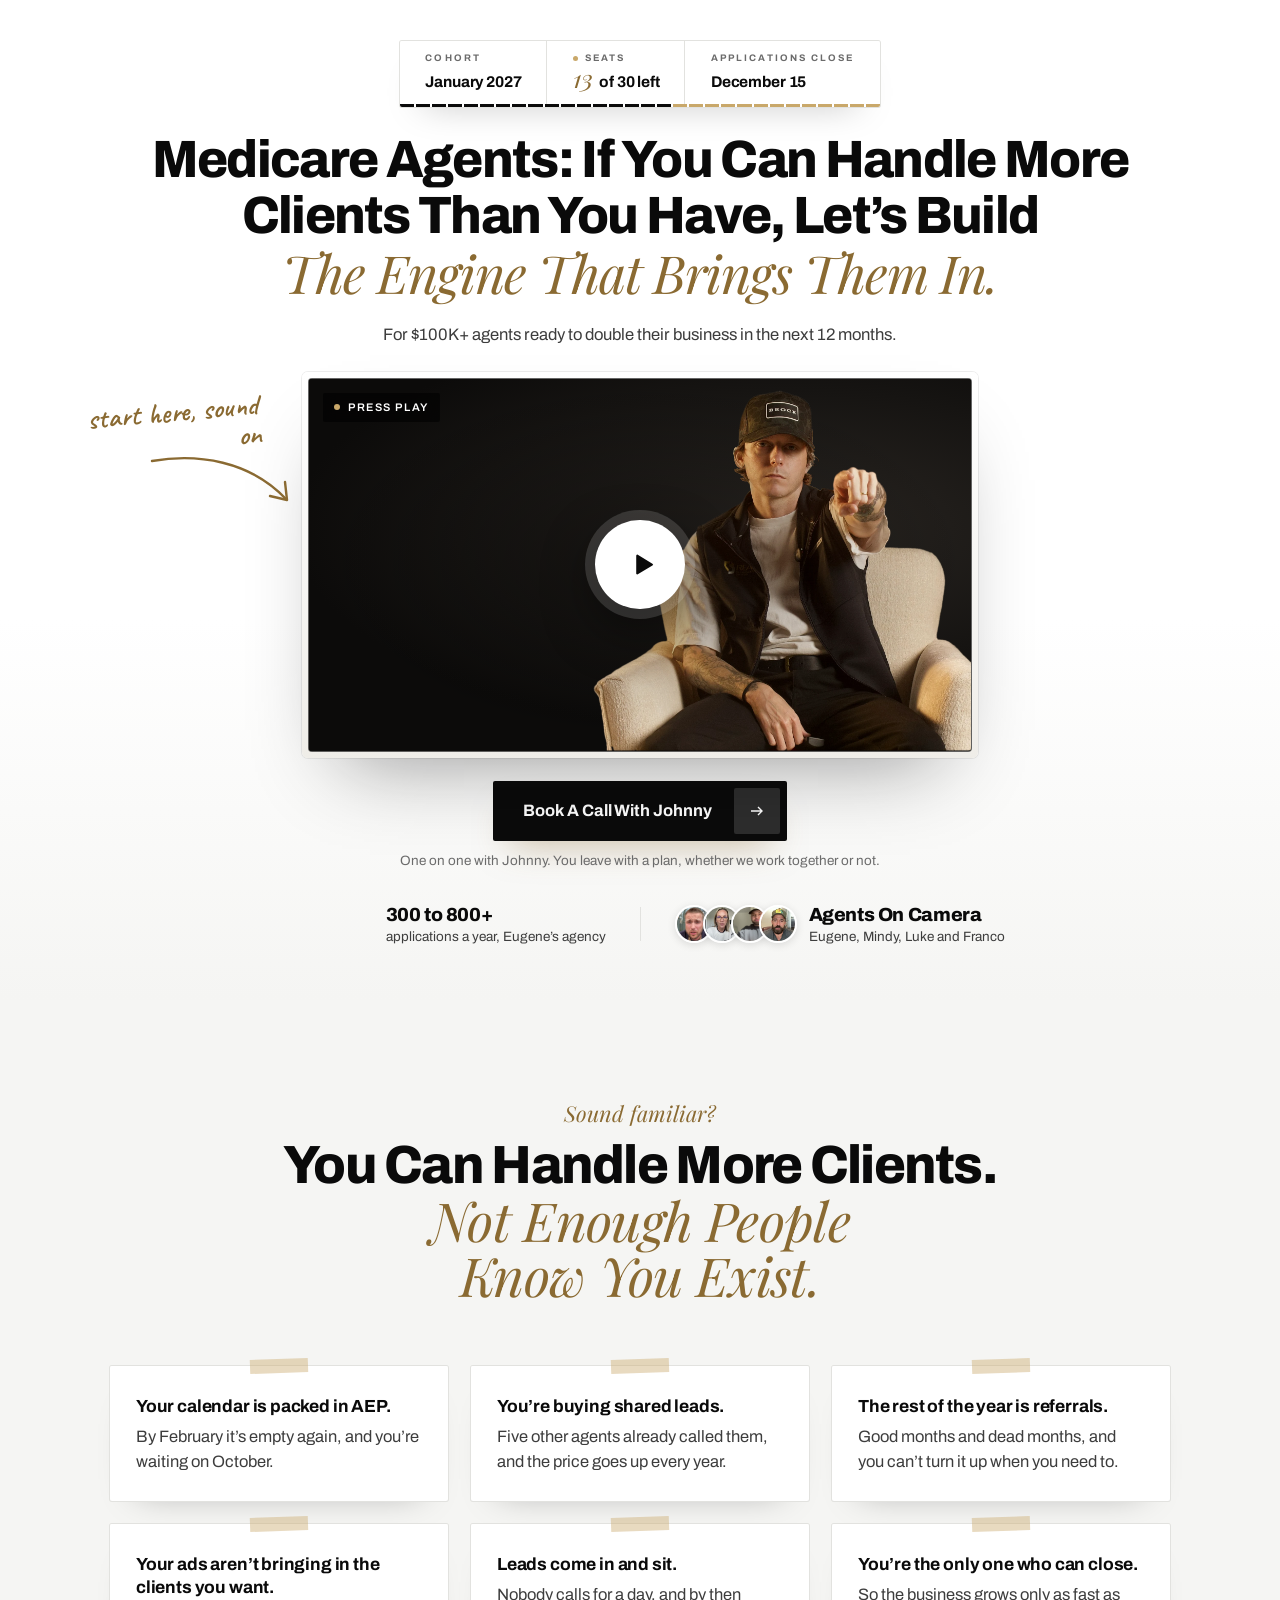
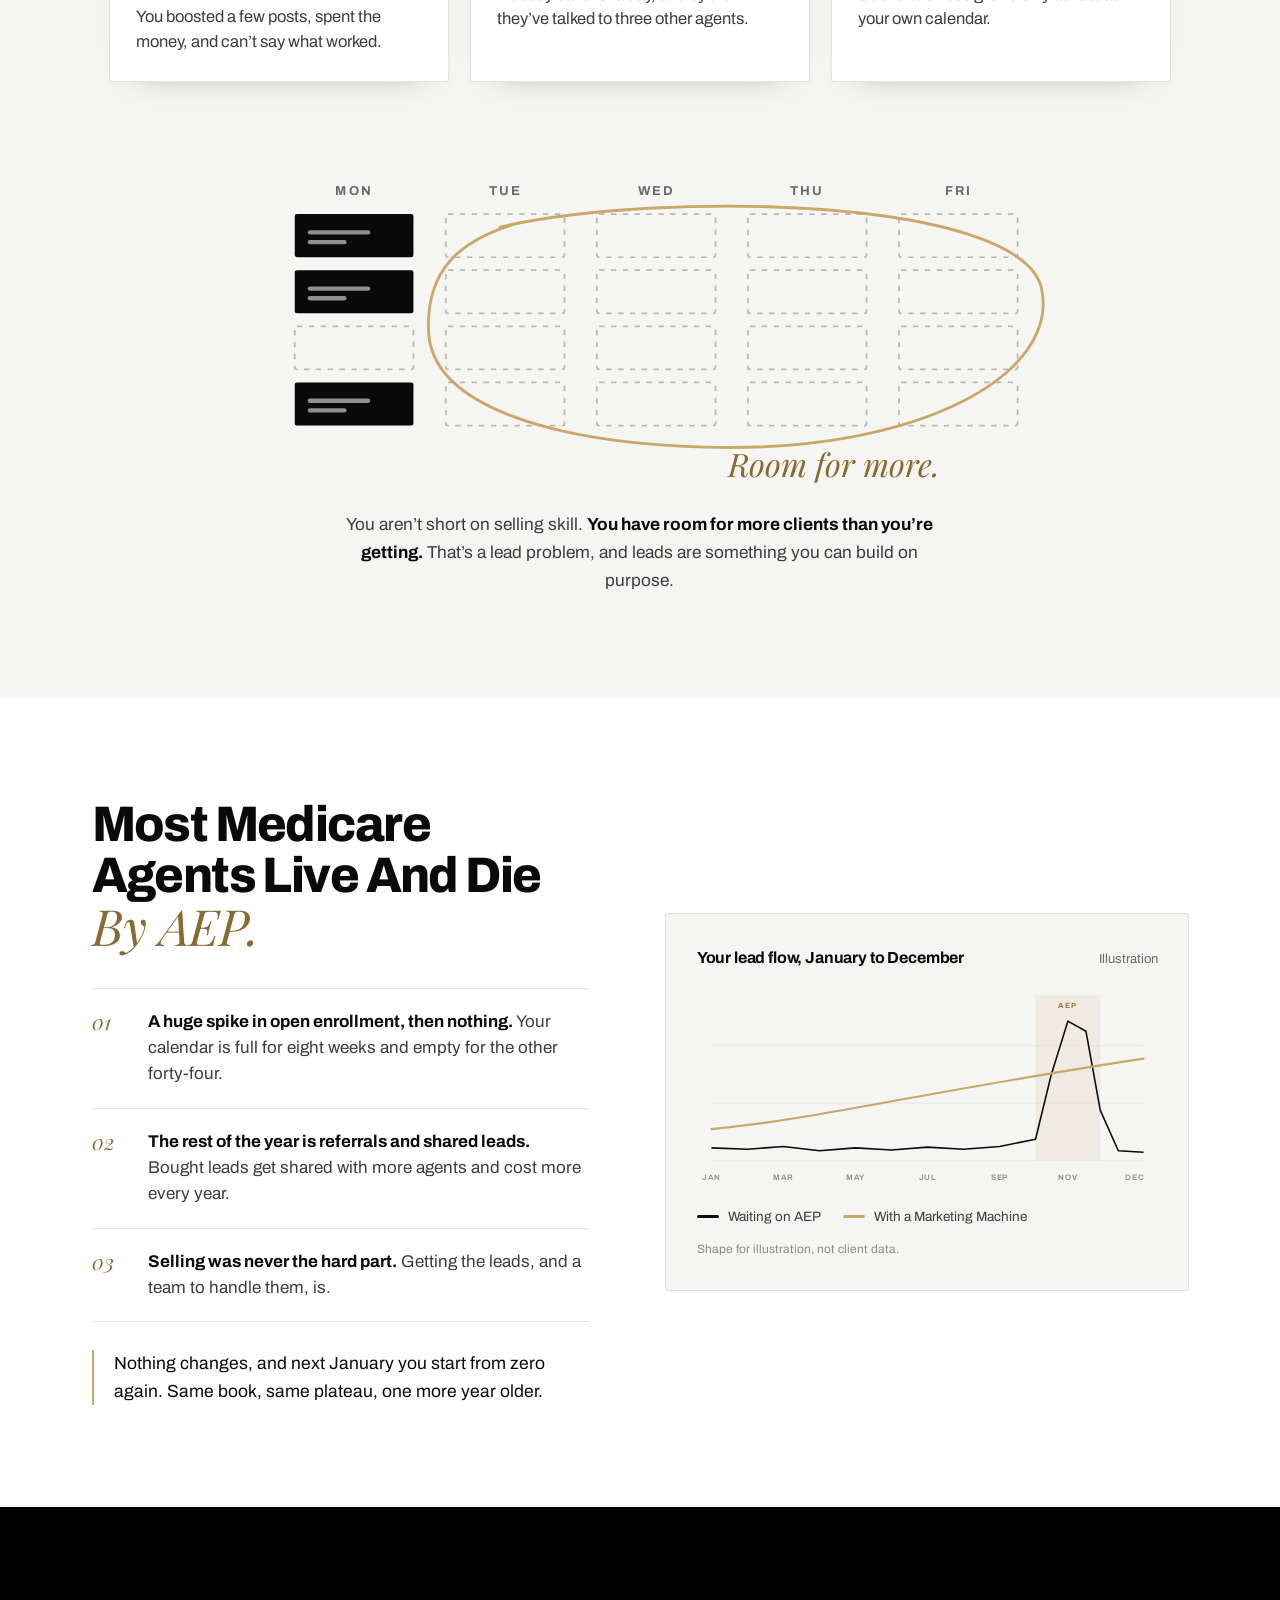
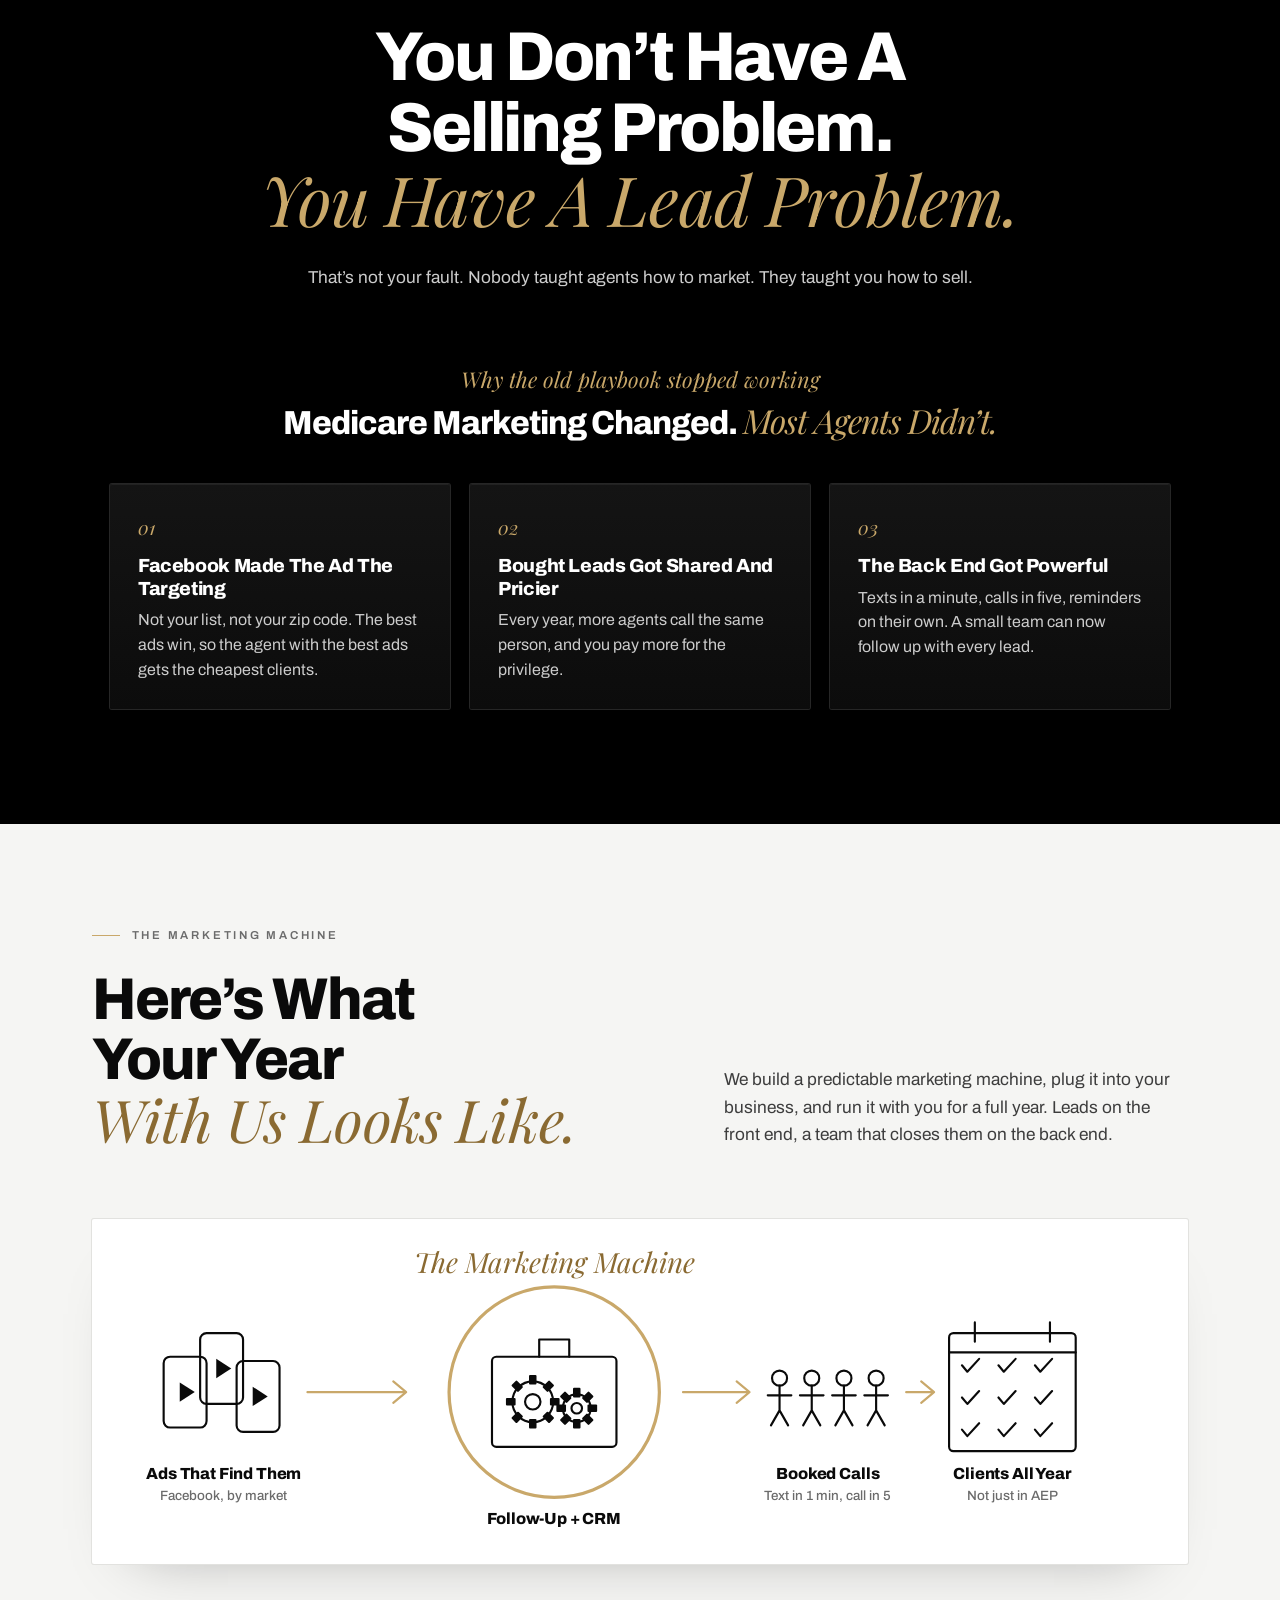
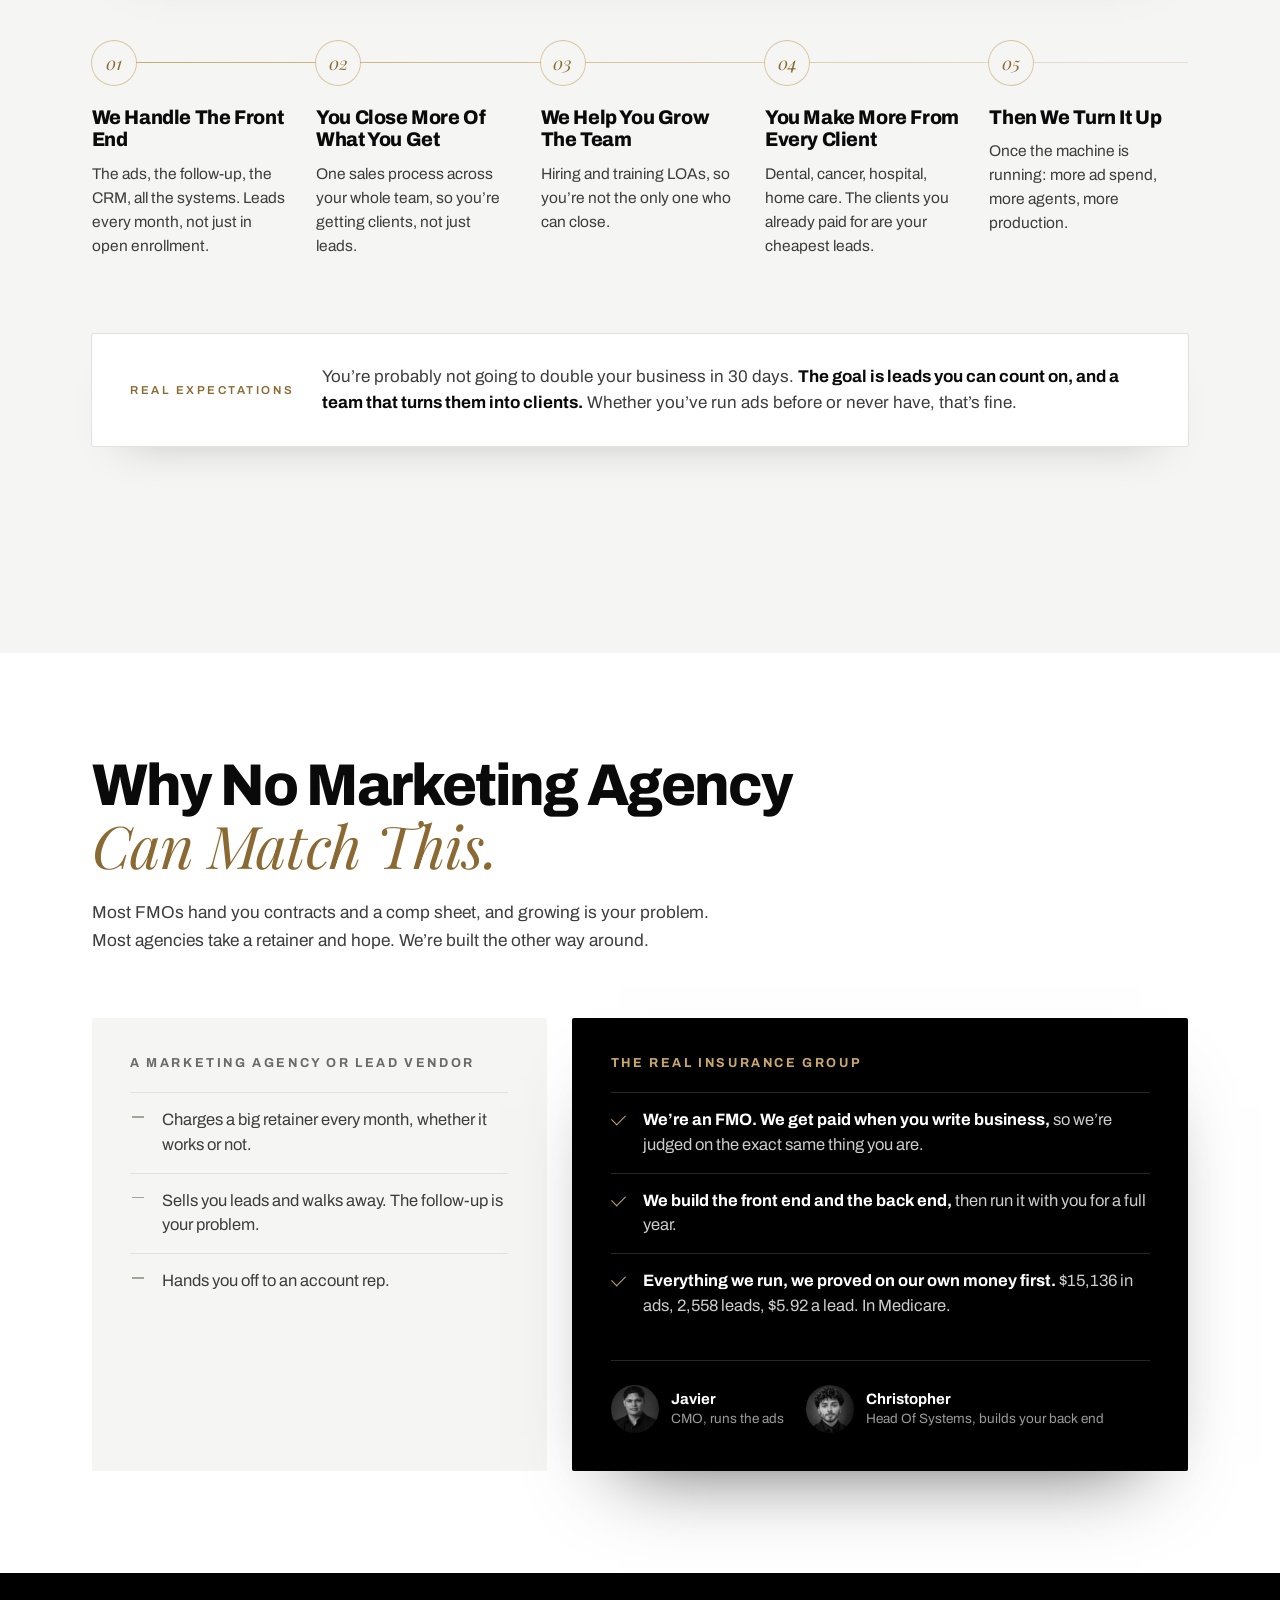
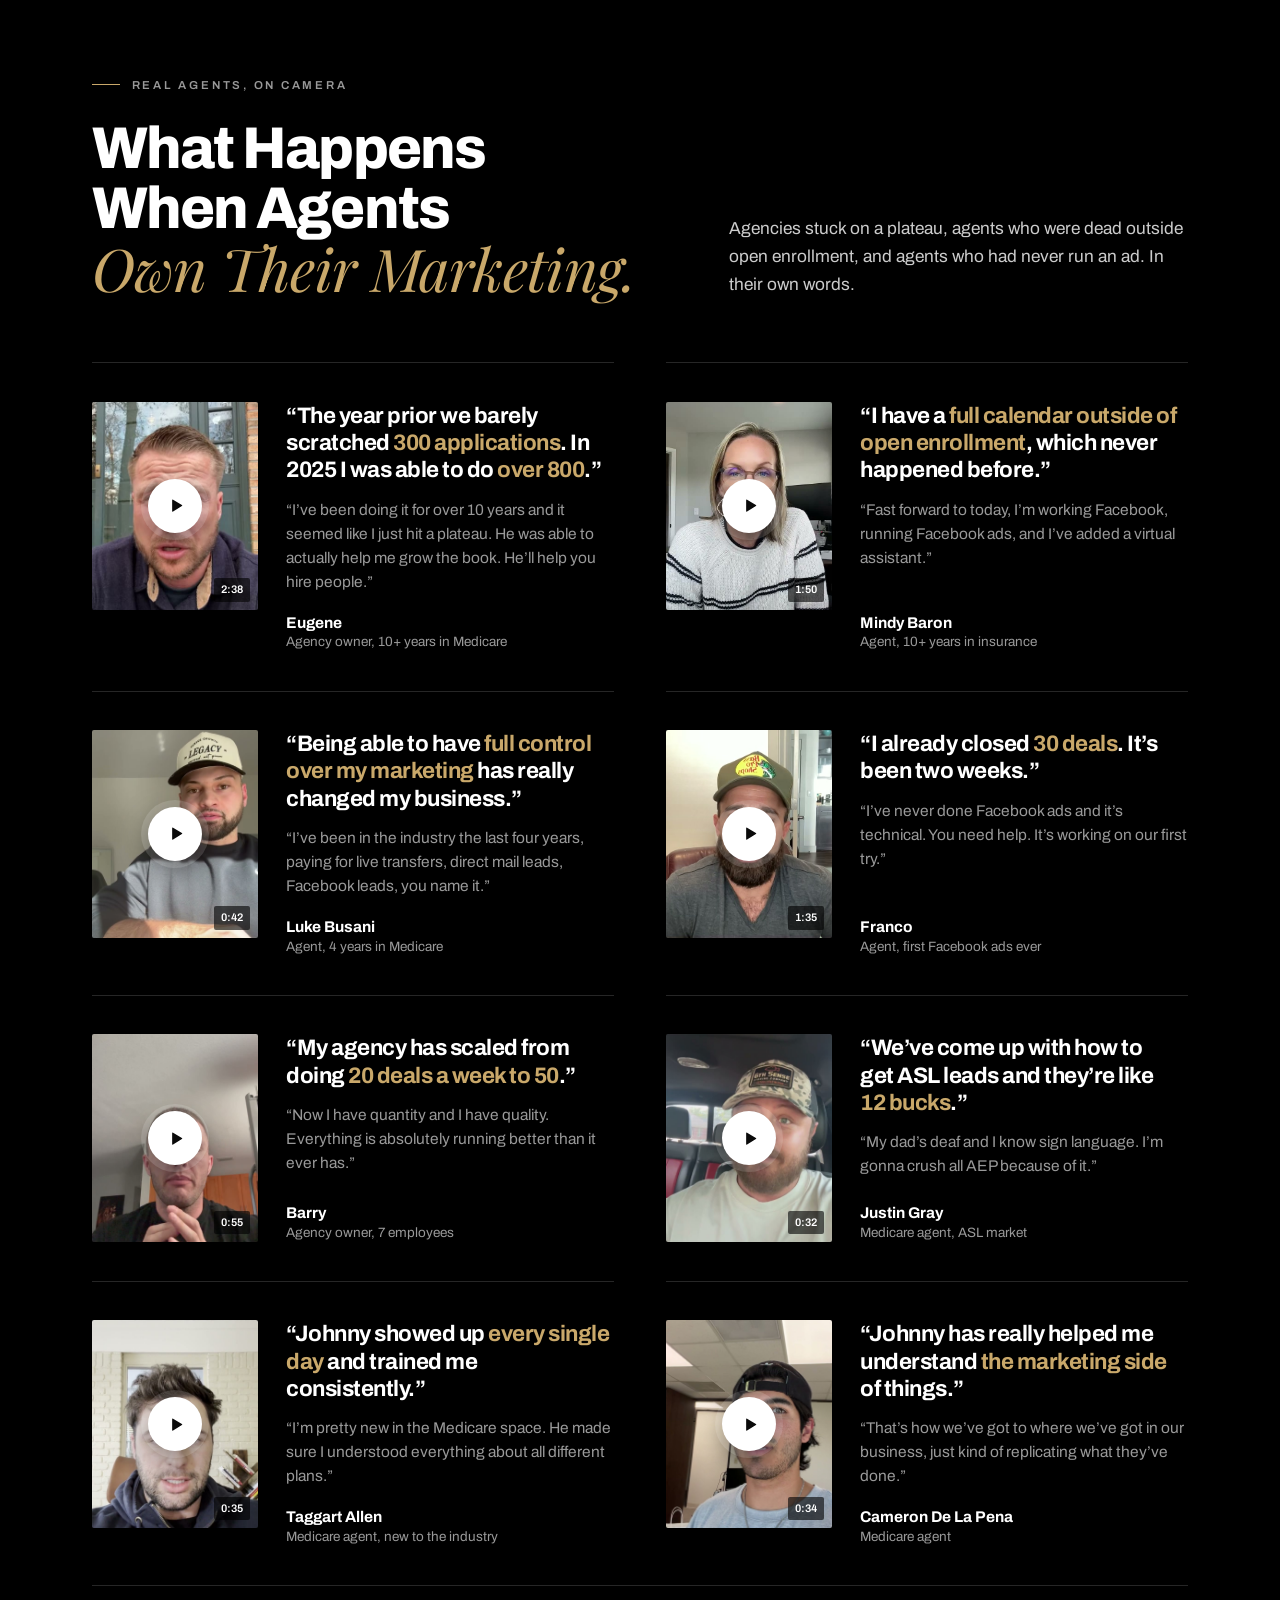
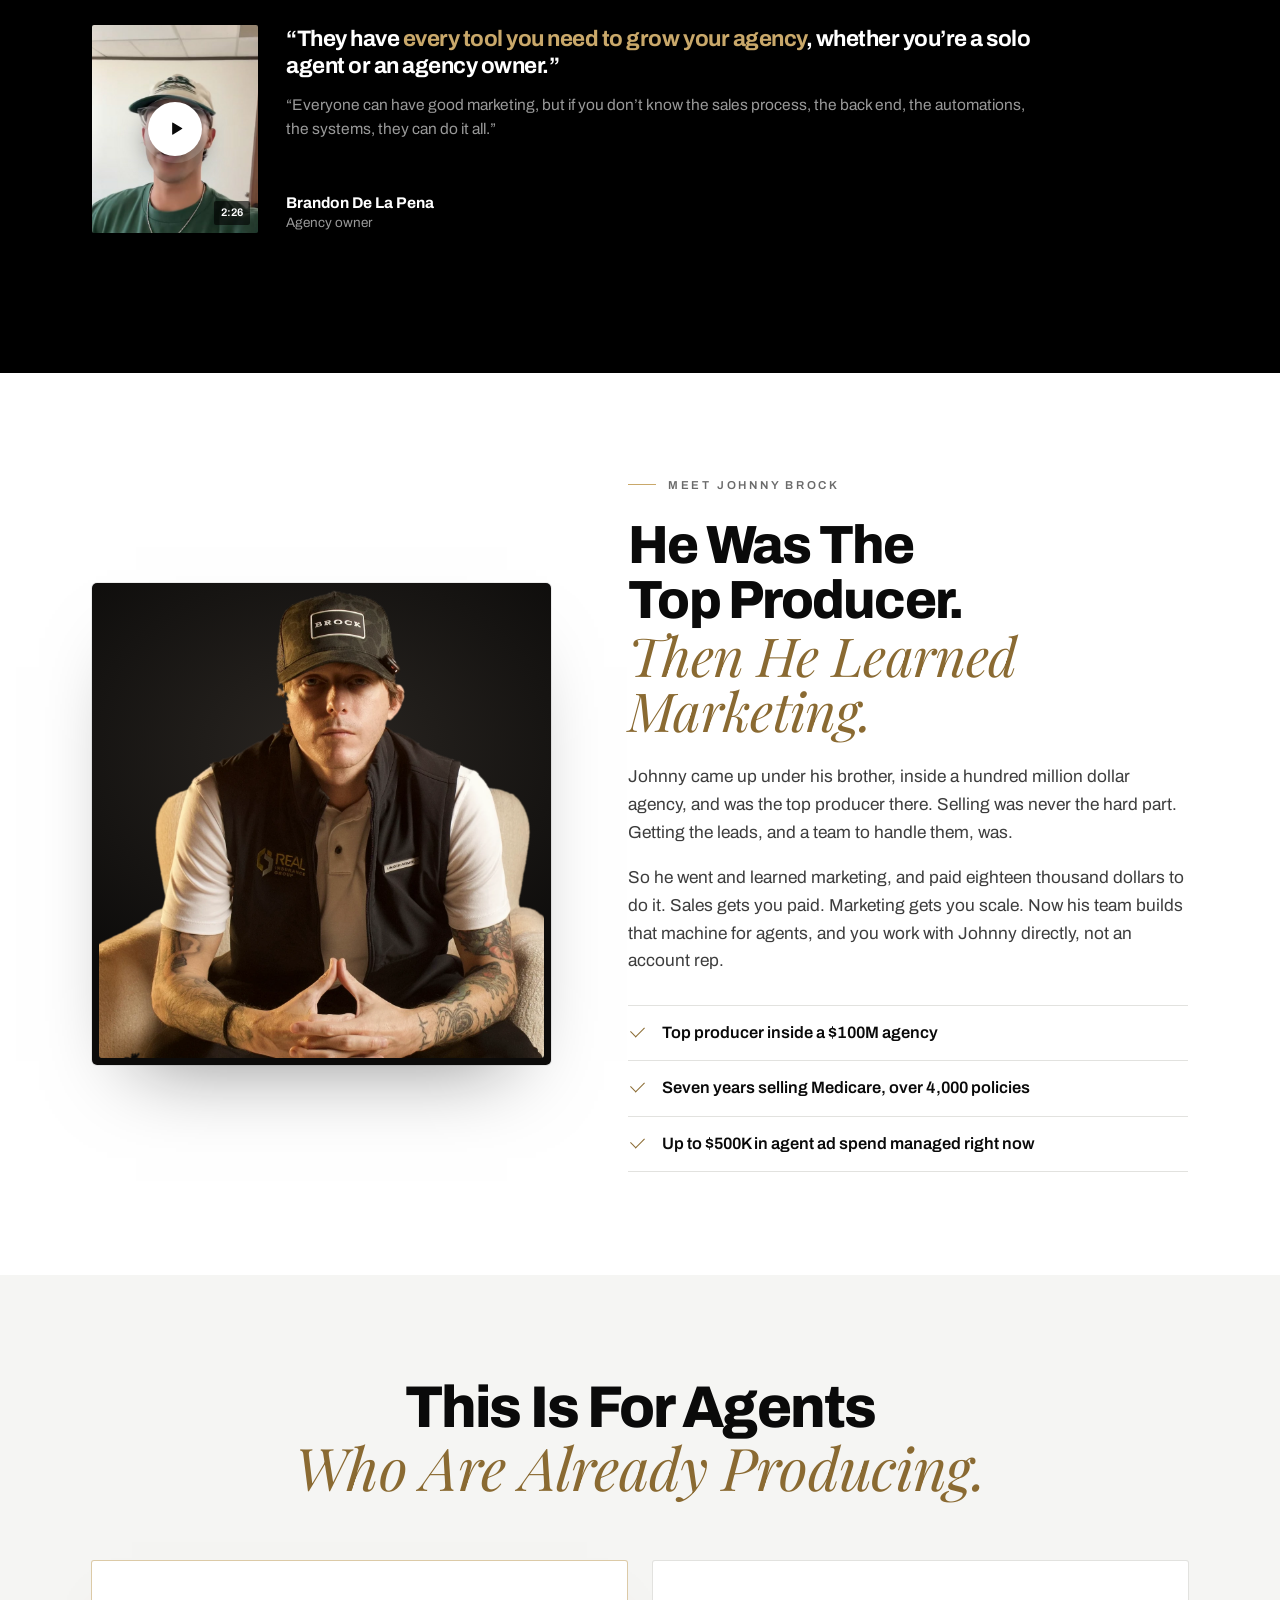
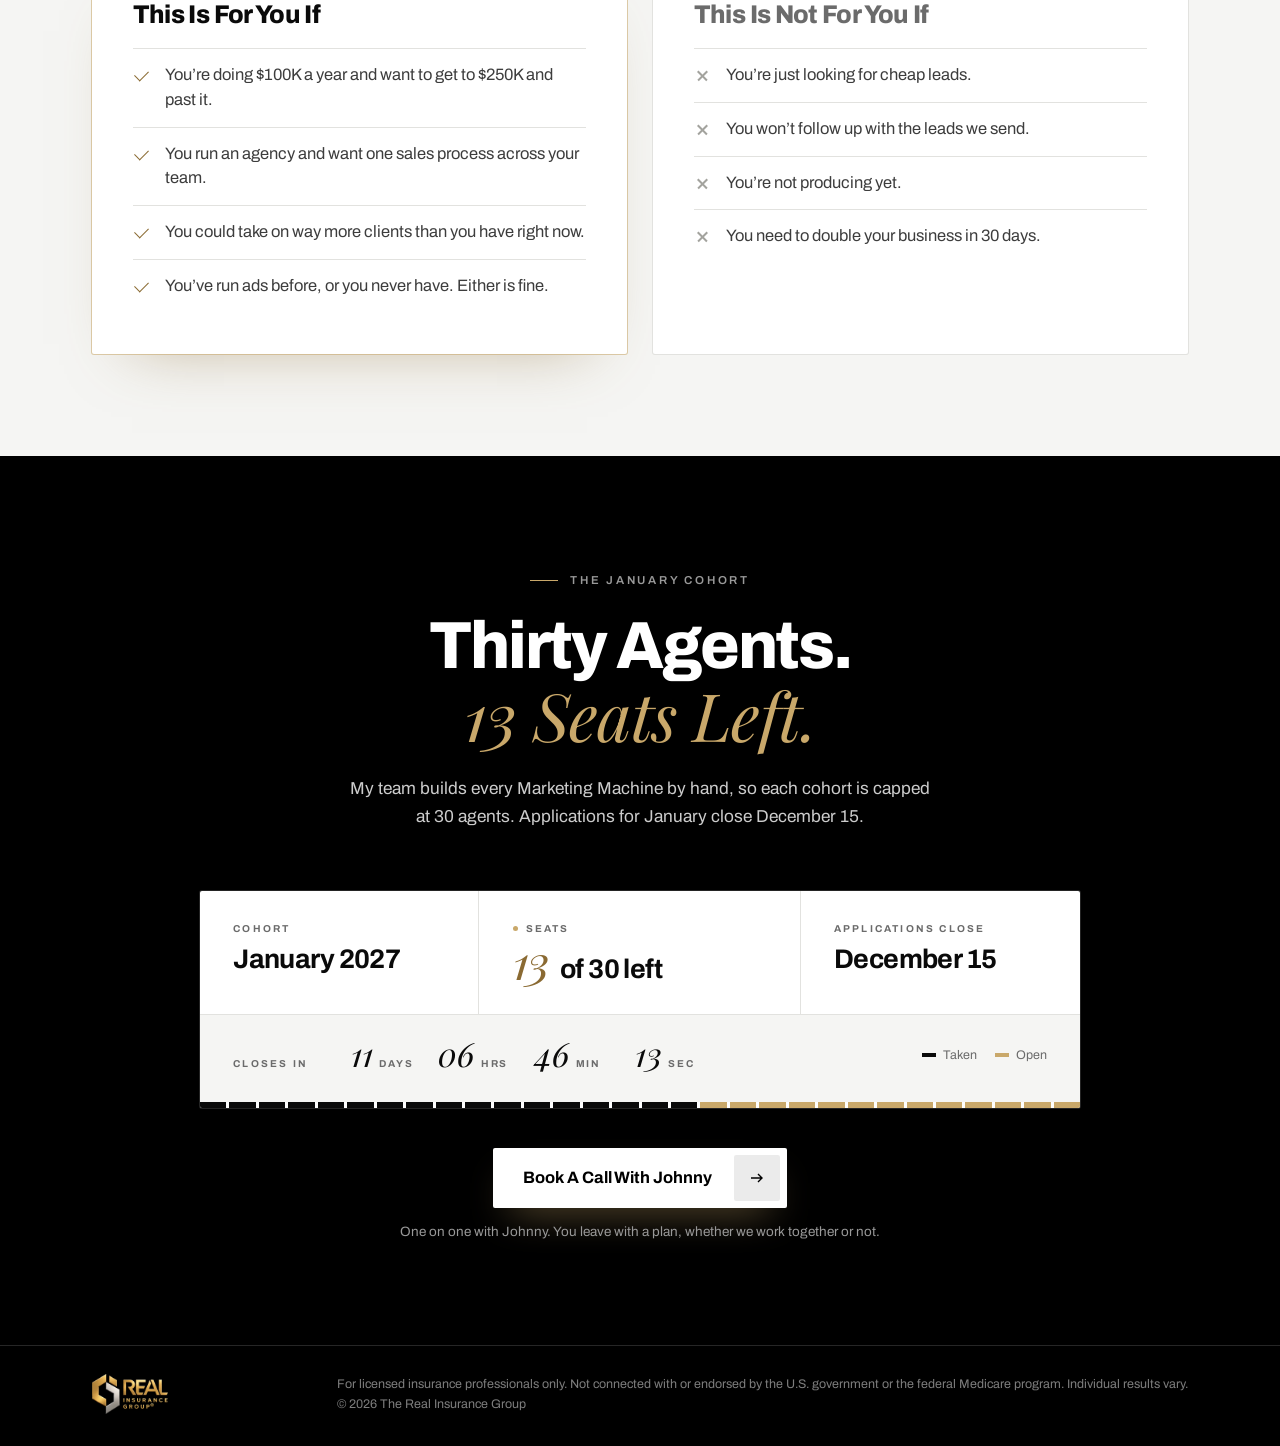
<file: book.html>
<!doctype html>
<html lang="en">
<head>
<meta charset="utf-8">
<meta name="viewport" content="width=device-width,initial-scale=1">
<title>Book Your Call With Johnny | The Real Insurance Group</title>
<script async src="https://javmartz04-ship-it.github.io/rig-playbook-optin/ghl/meta.js" data-funnel="call"></script>
<meta name="robots" content="noindex,nofollow">
<script>
/* Only people who just submitted the survey get this page. survey.js sets the pass. */
window.rigPass = (function () {
  var DAYS = 30, ok = false;
  try { var t = Number(localStorage.getItem('rig_applied')); ok = t > 0 && Date.now() - t < DAYS * 864e5; } catch (e) {}
  return ok || window.name === 'rig_applied';
})();
if (!window.rigPass) location.replace('./');
</script>
<link rel="icon" href="assets/favicon.png?v=2">
<link rel="apple-touch-icon" href="assets/favicon.png?v=2">
<meta name="theme-color" content="#000000">
<link rel="preconnect" href="https://fonts.googleapis.com"><link rel="preconnect" href="https://fonts.gstatic.com" crossorigin>
<link href="https://fonts.googleapis.com/css2?family=Archivo:wdth,wght@62..125,400..800&family=Playfair+Display:ital,wght@1,400&display=swap" rel="stylesheet">
<link rel="preload" as="image" href="assets/johnny-steeple-color.webp">
<link rel="stylesheet" href="book.css?v=1">
<script async src="https://javmartz04-ship-it.github.io/brandridge-tracker/t.js" data-client="johnny" data-name="Johnny" data-funnel="Book A Call VSL"></script>
<style>
html,body{background:#000}
.call{display:grid;grid-template-columns:minmax(0,43fr) minmax(0,57fr);min-height:100svh}
.call-l{position:sticky;top:0;height:100svh;overflow:hidden;background:#000;color:#fff;padding:clamp(24px,2.5vw,38px) clamp(28px,3.6vw,58px)}
.call-logo{width:clamp(104px,8vw,124px);height:auto}
.call-h{position:relative;z-index:1;margin-top:clamp(24px,5.4svh,58px)}
.call-e{display:flex;align-items:center;gap:13px;font-size:13.5px;font-weight:600;letter-spacing:.02em;color:var(--on-d)}
.call-e::before{content:"";width:30px;height:1px;background:var(--gold)}
.call h1{margin-top:clamp(12px,1.9svh,18px);font-size:clamp(34px,min(3.25vw,6.2svh),54px);line-height:1.04;color:#fff;white-space:nowrap}
.call h1 em.e{display:block;color:var(--gold)}
.call-s{margin-top:clamp(12px,1.9svh,18px);max-width:25em;font-size:clamp(16px,1.25vw,18px);line-height:1.5;color:var(--on-d)}
.call-p{position:absolute;right:0;bottom:0;height:min(57svh,92%);width:auto;max-width:none;transform:translateX(7%)}
.call-l::after{content:"";position:absolute;left:0;right:0;bottom:0;height:24%;background:linear-gradient(to top,rgba(0,0,0,.72),transparent);pointer-events:none}
.call-n{position:absolute;z-index:2;left:clamp(28px,3.6vw,58px);bottom:clamp(24px,2.5vw,38px);font-size:13.5px;line-height:1.4;color:var(--on-d)}
.call-n b{display:block;font-size:17px;font-weight:700;color:#fff}
.call-r{display:flex;flex-direction:column;min-height:100svh;background:#fff;padding:clamp(18px,2.2vw,34px) clamp(18px,3.2vw,54px) 0}
.call-c{position:relative;width:100%;max-width:860px;margin:0 auto;min-height:640px}
.call-c iframe{position:relative;display:block;width:100%;min-height:640px;border:0;overflow:hidden}
.call-w{position:absolute;left:0;right:0;top:220px;text-align:center;font-size:15px;color:var(--muted);transition:opacity .3s}
.call-c.on .call-w{opacity:0}
.call-f{width:100%;max-width:860px;margin:auto auto 0;padding:30px 0 24px;border-top:1px solid var(--line);font-size:12.5px;line-height:1.6;color:var(--muted)}
.call-c + .call-f{margin-top:28px}
.call-l > *{animation:callIn .9s var(--ease) both}
.call-p{animation-name:callP;animation-duration:1.2s;animation-delay:.08s}
@keyframes callIn{from{opacity:0;transform:translateY(12px)}}
@keyframes callP{from{opacity:0;transform:translateX(7%) translateY(18px)}}
@media (prefers-reduced-motion:reduce){.call-l > *{animation:none}}
@media (max-width:1000px){
  .call{display:block}
  .call-l{position:relative;height:auto;padding:22px 20px 28px}
  .call-l::after,.call-p,.call-n{display:none}
  .call-h{margin-top:20px}
  .call h1{font-size:clamp(35px,9.6vw,58px);white-space:normal;text-wrap:balance}
  .call-r{min-height:0;padding:14px 12px 0}
  .call-c,.call-c iframe{min-height:720px}
  .call-f{padding:24px 8px}
}
</style>
</head>
<body>
<main class="call">
  <aside class="call-l dark">
    <img class="call-logo" src="assets/rig-logo-nav.webp" width="392" height="208" alt="The Real Insurance Group">
    <header class="call-h">
      <p class="call-e">Application Received</p>
      <h1>Book Your Strategy Call <em class="e">With Johnny Brock.</em></h1>
      <p class="call-s">One hour, one on one, on your business and where you want to take it.</p>
    </header>
    <img class="call-p" src="assets/johnny-steeple-color.webp" width="1544" height="1398" alt="Johnny Brock" fetchpriority="high">
    <p class="call-n"><b>Johnny Brock</b>Founder And CEO</p>
  </aside>
  <div class="call-r">
    <section class="call-c" id="cal" aria-label="Choose a time for your call"><p class="call-w">Opening Johnny&rsquo;s Calendar</p></section>
    <footer class="call-f">
      <p>For licensed insurance professionals only. Not connected with or endorsed by the U.S. government or the federal Medicare program.</p>
      <p>&copy; 2026 The Real Insurance Group</p>
    </footer>
  </div>
</main>
<script>
/* The calendar is only added for people who passed the check above. */
if (window.rigPass) {
  var CALENDAR = 'm6f8GDD9TTsnJgnI4mP6';
  var f = document.createElement('iframe');
  // Sticky contact: pre-fill the calendar with what they typed on the form (saved by meta.js, 7 days).
  var pre = '';
  try { var c = JSON.parse(localStorage.getItem('rig_contact') || 'null');
    if (c && Date.now() - c.t < 7 * 864e5) { var q = new URLSearchParams();
      ['first_name', 'last_name', 'email', 'phone'].forEach(function (k) { if (c.v[k]) q.set(k, c.v[k]); });
      if (q.toString()) pre = '?' + q.toString(); } } catch (e) {}
  f.src = 'https://link.brockequities.com/widget/booking/' + CALENDAR + pre;
  f.id = CALENDAR + '_booking';
  f.title = 'Choose a time for your call';
  f.scrolling = 'no';
  f.addEventListener('load', function () { document.getElementById('cal').classList.add('on'); });
  document.getElementById('cal').appendChild(f);
  var s = document.createElement('script');
  s.src = 'https://link.brockequities.com/js/form_embed.js';
  s.async = true;
  document.body.appendChild(s);
}
</script>
</body>
</html>
</file>
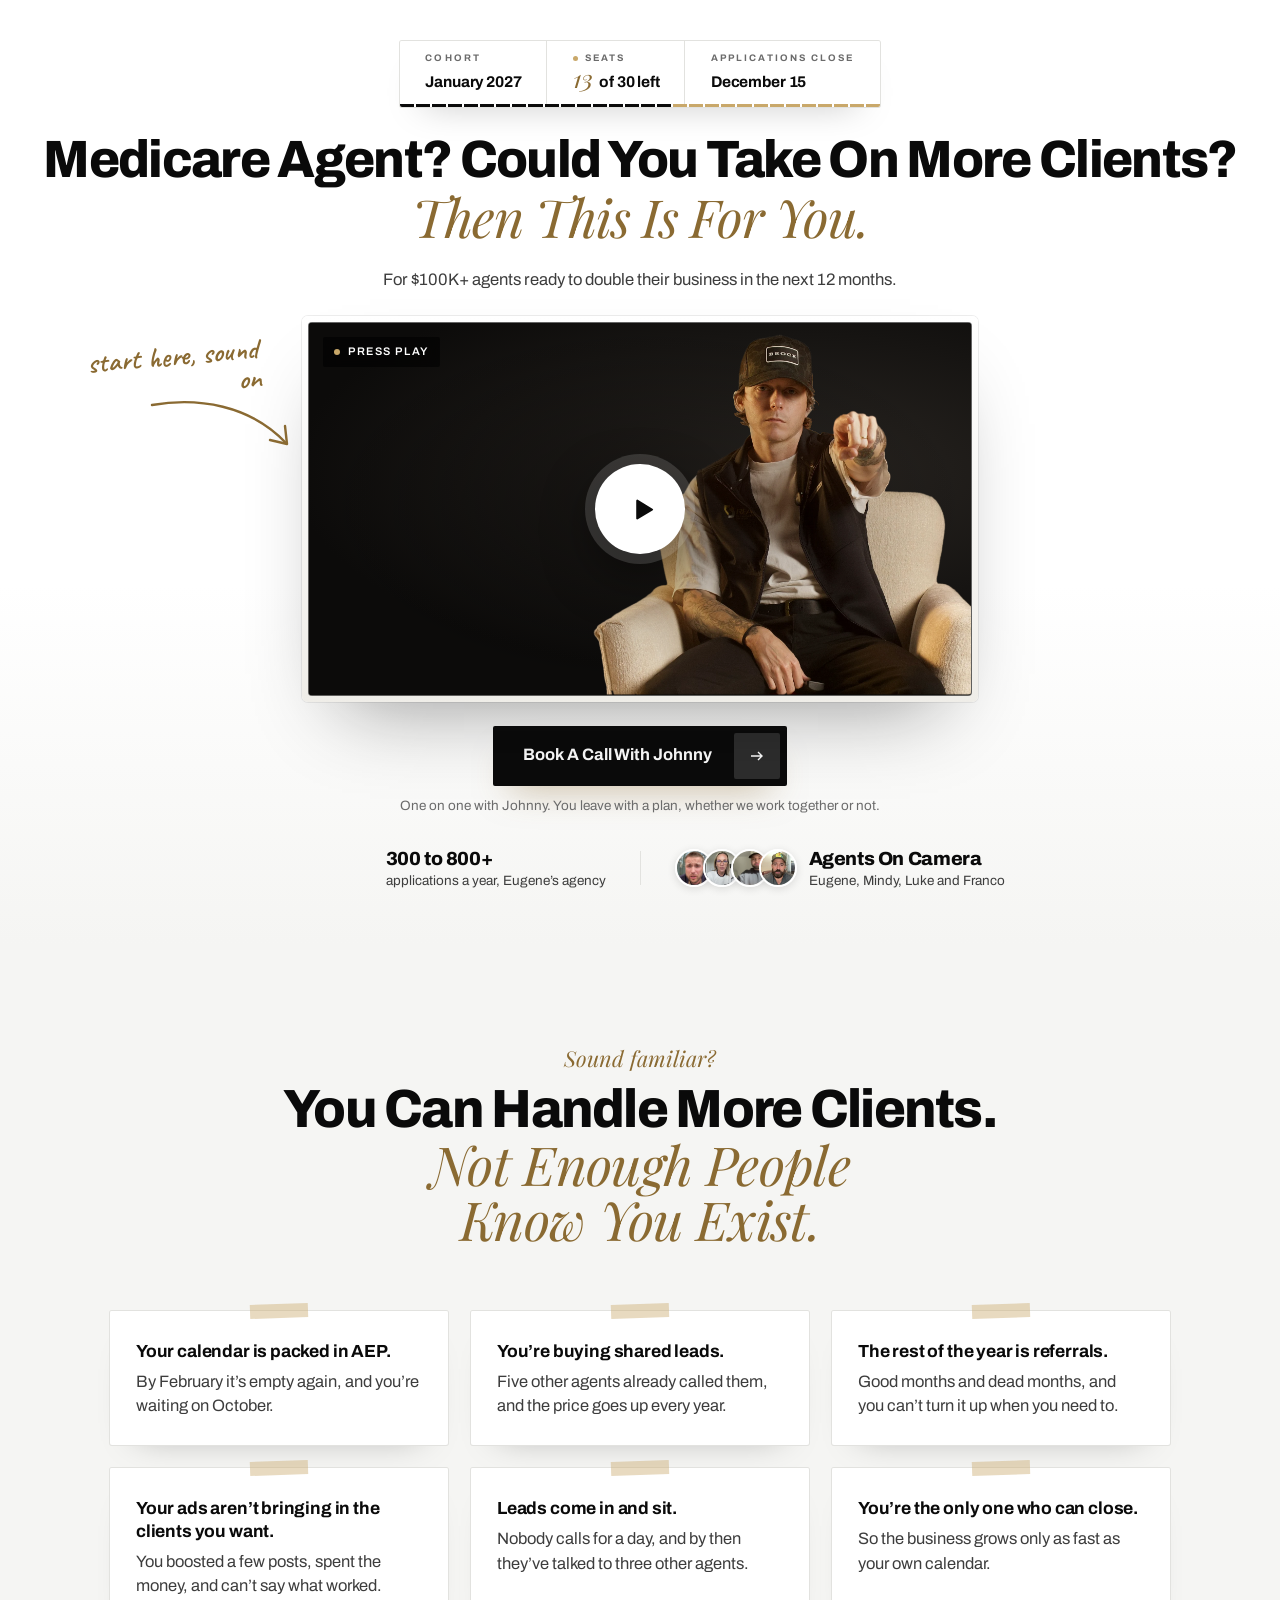
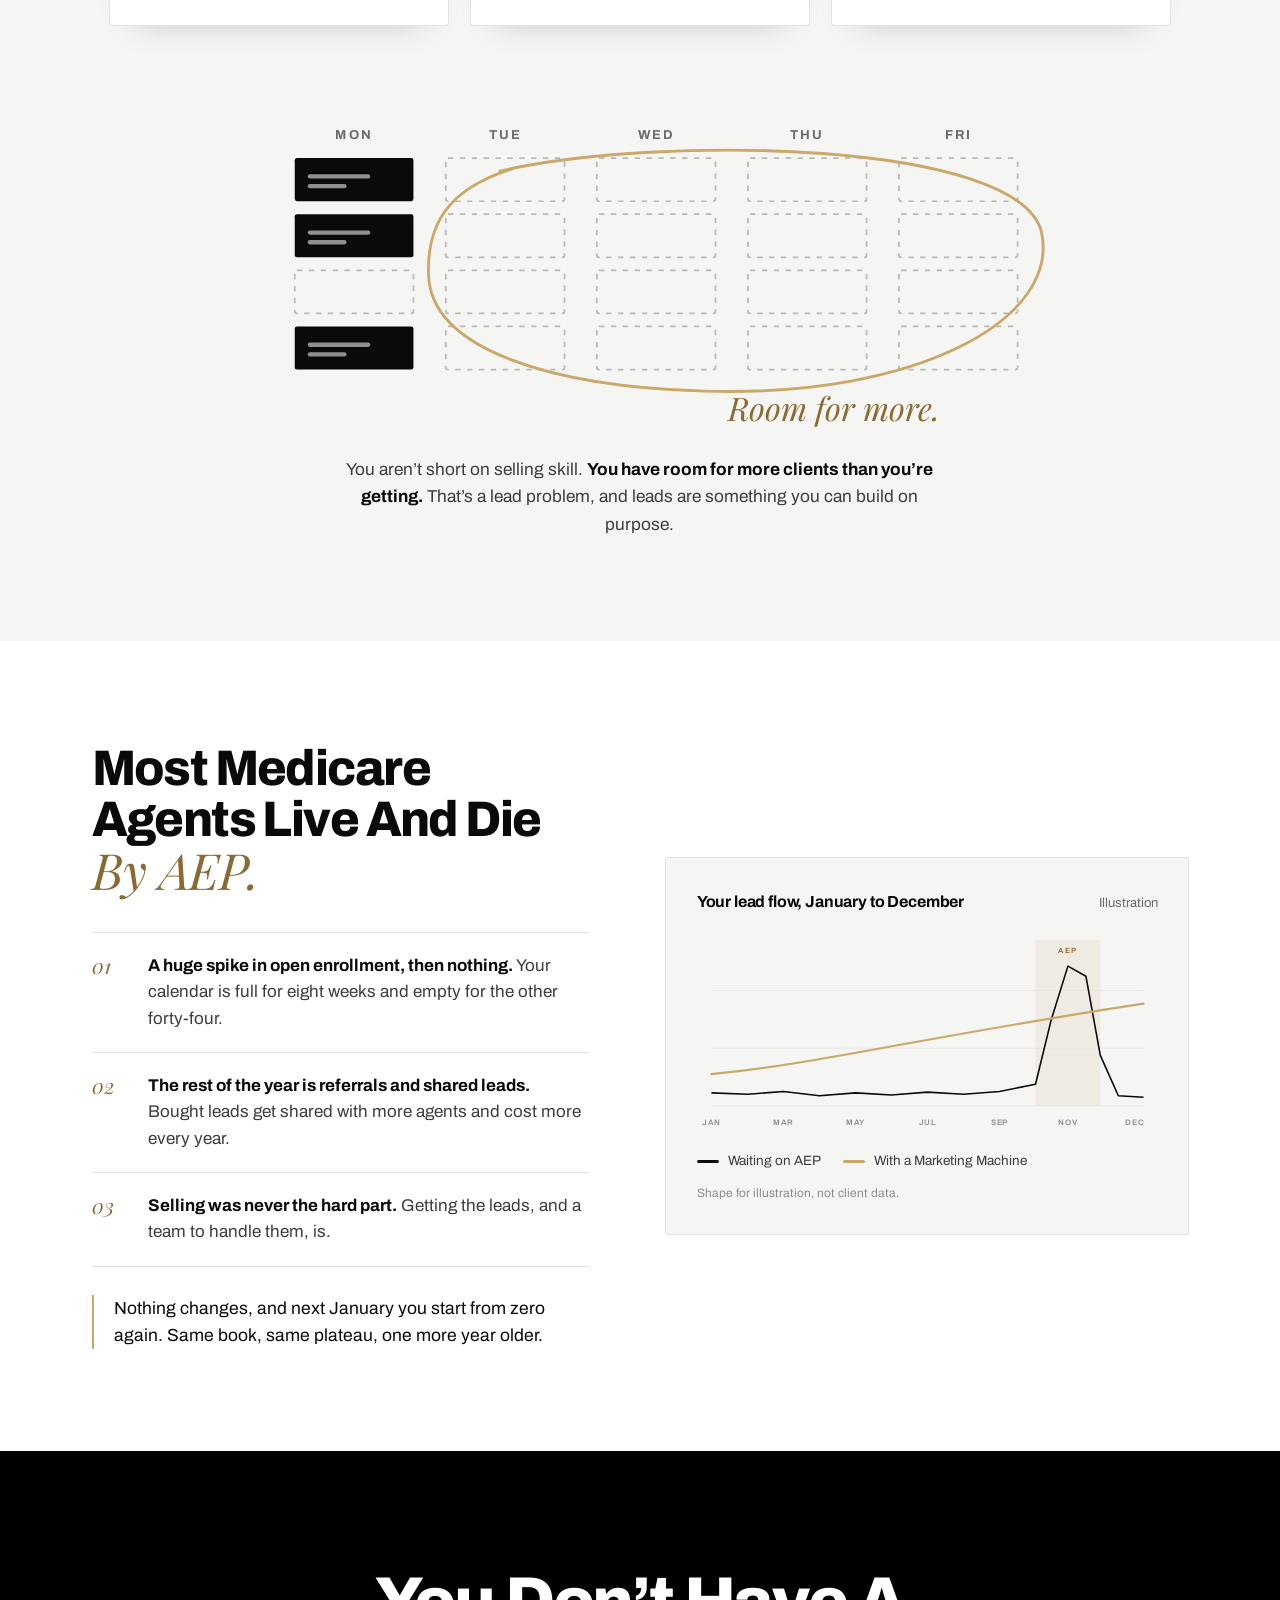
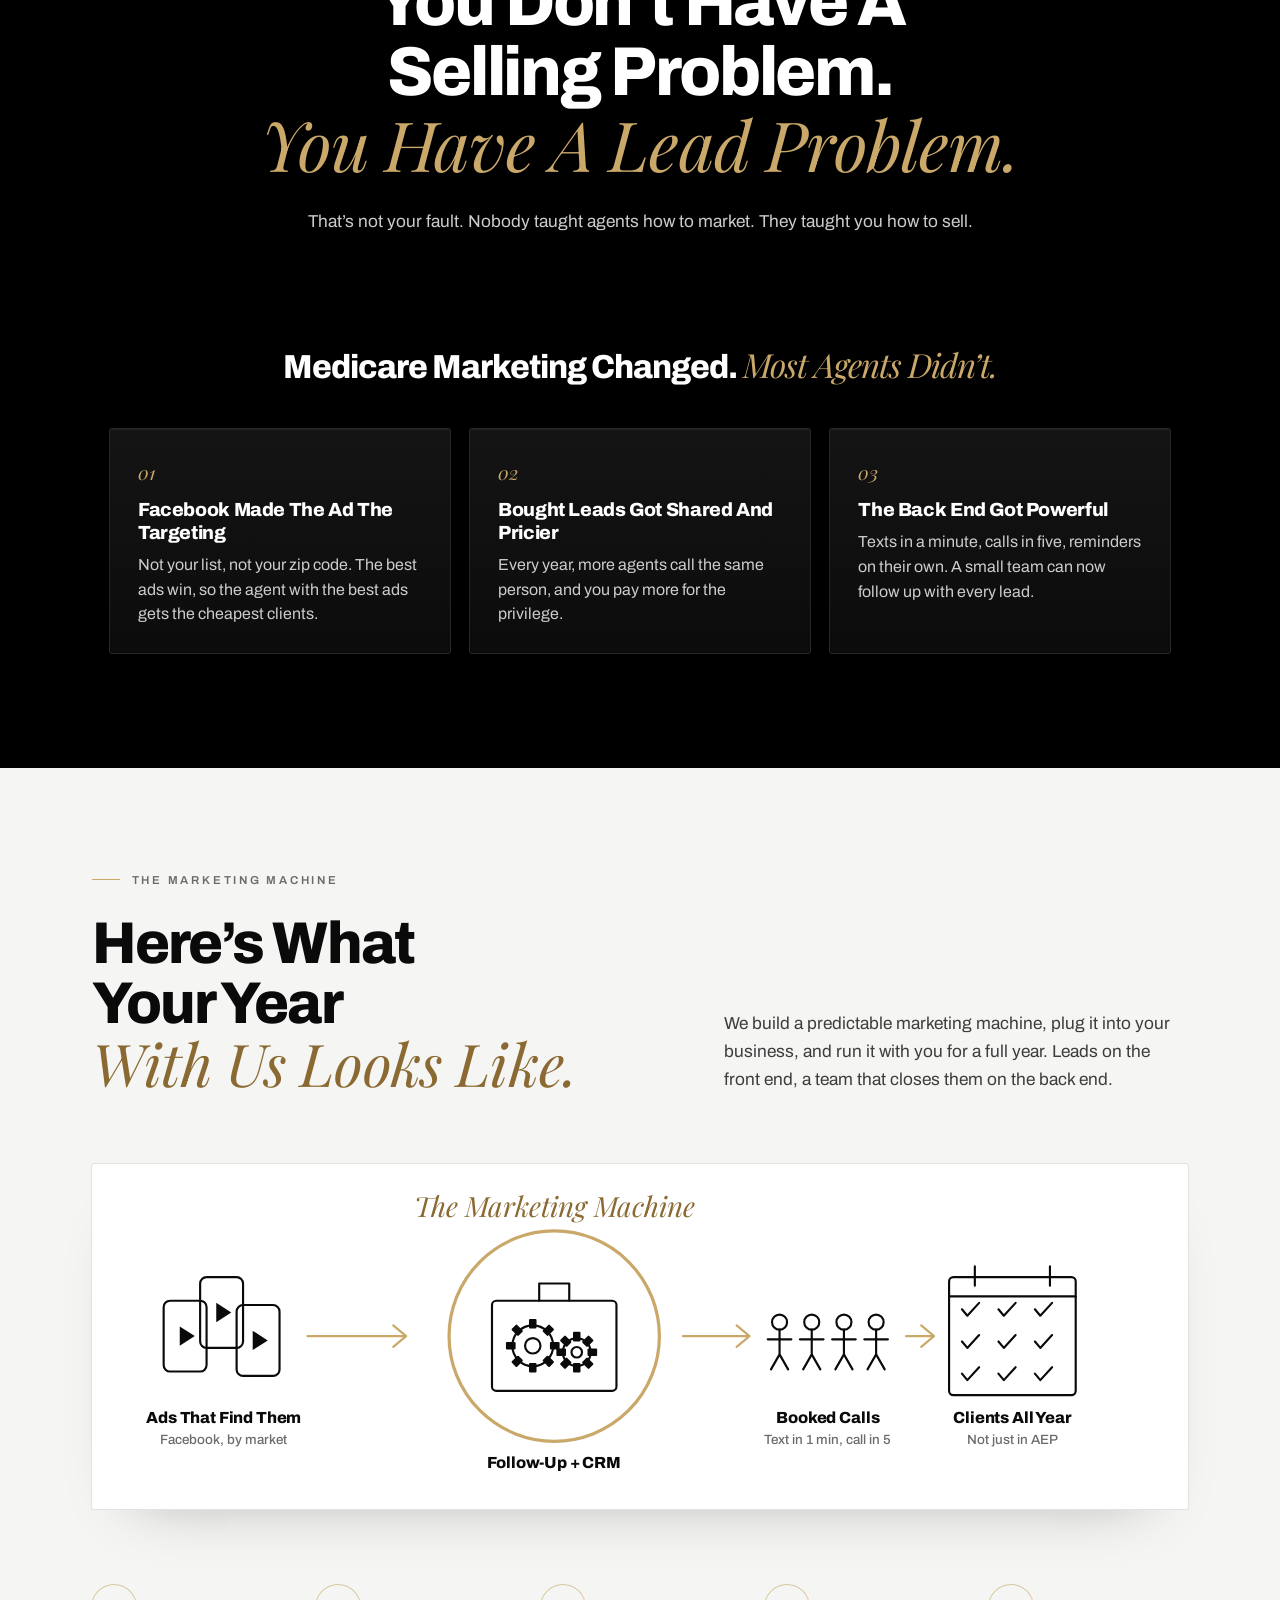
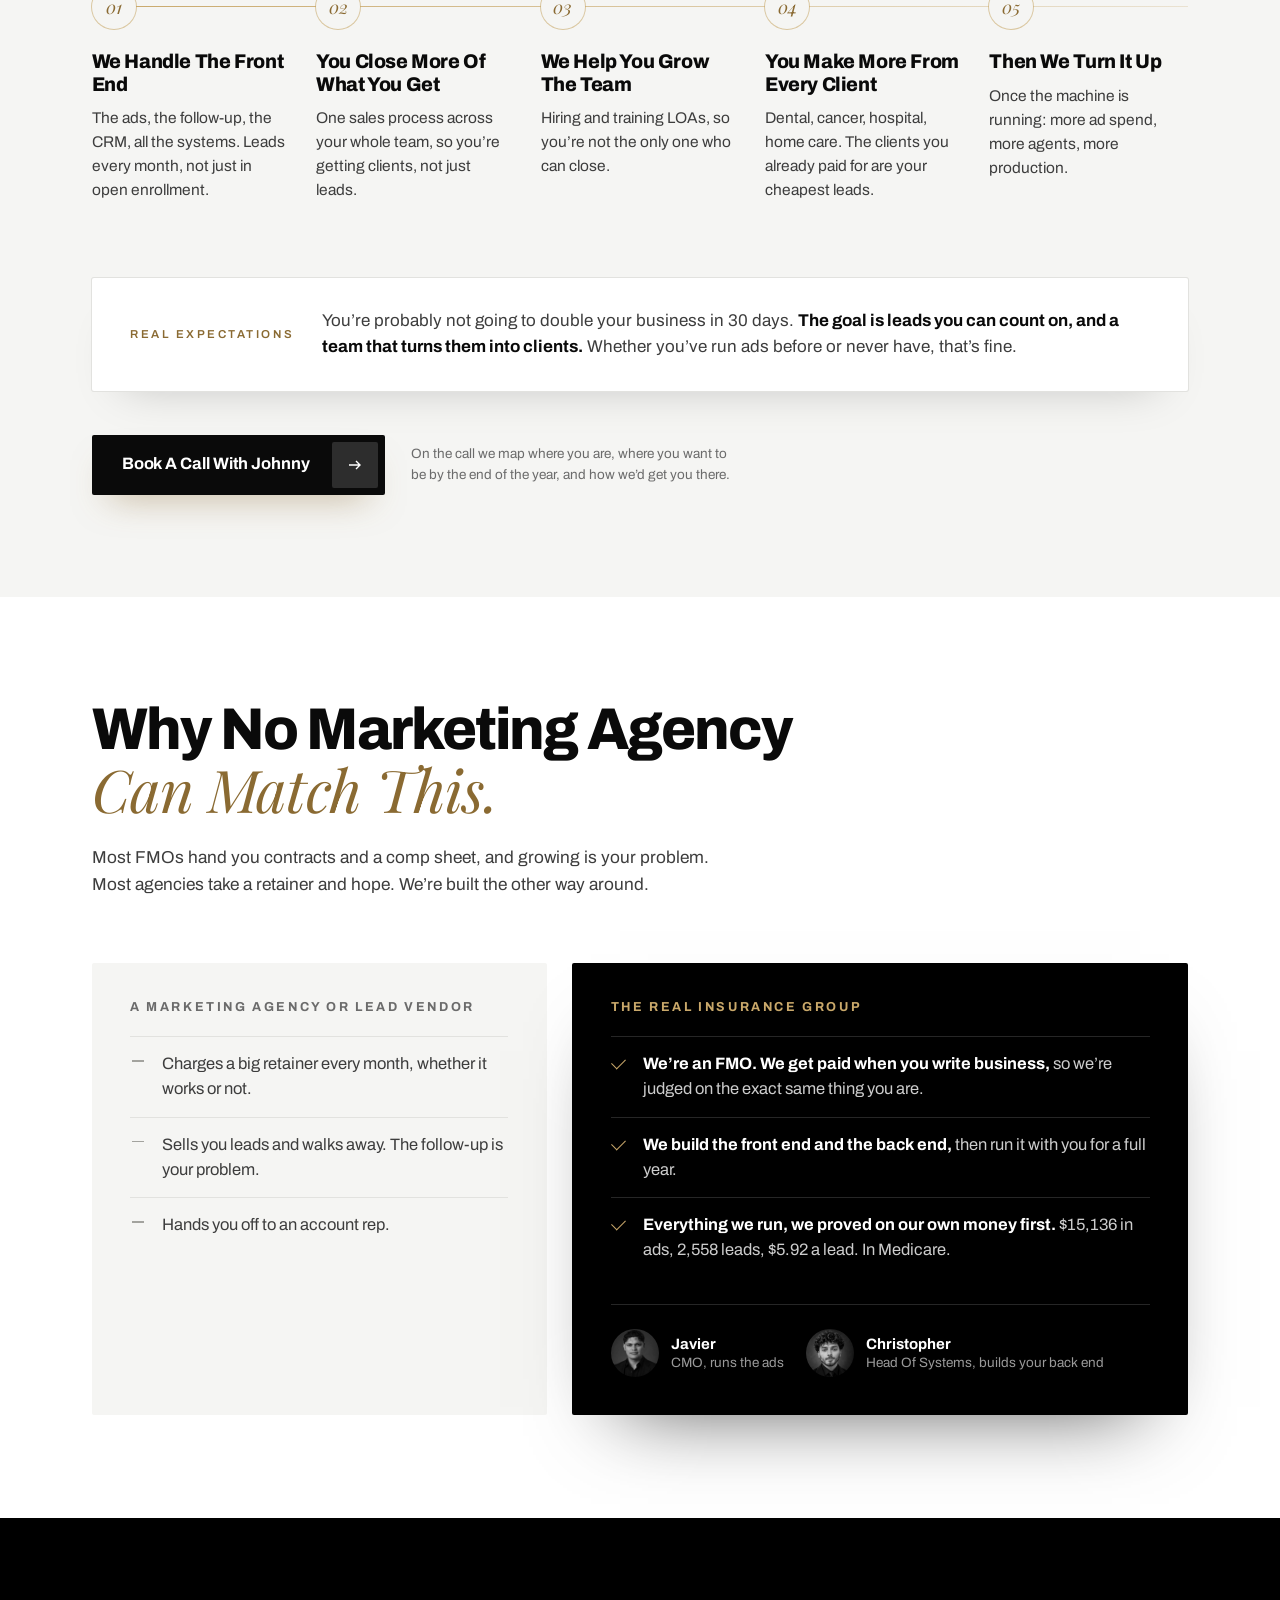
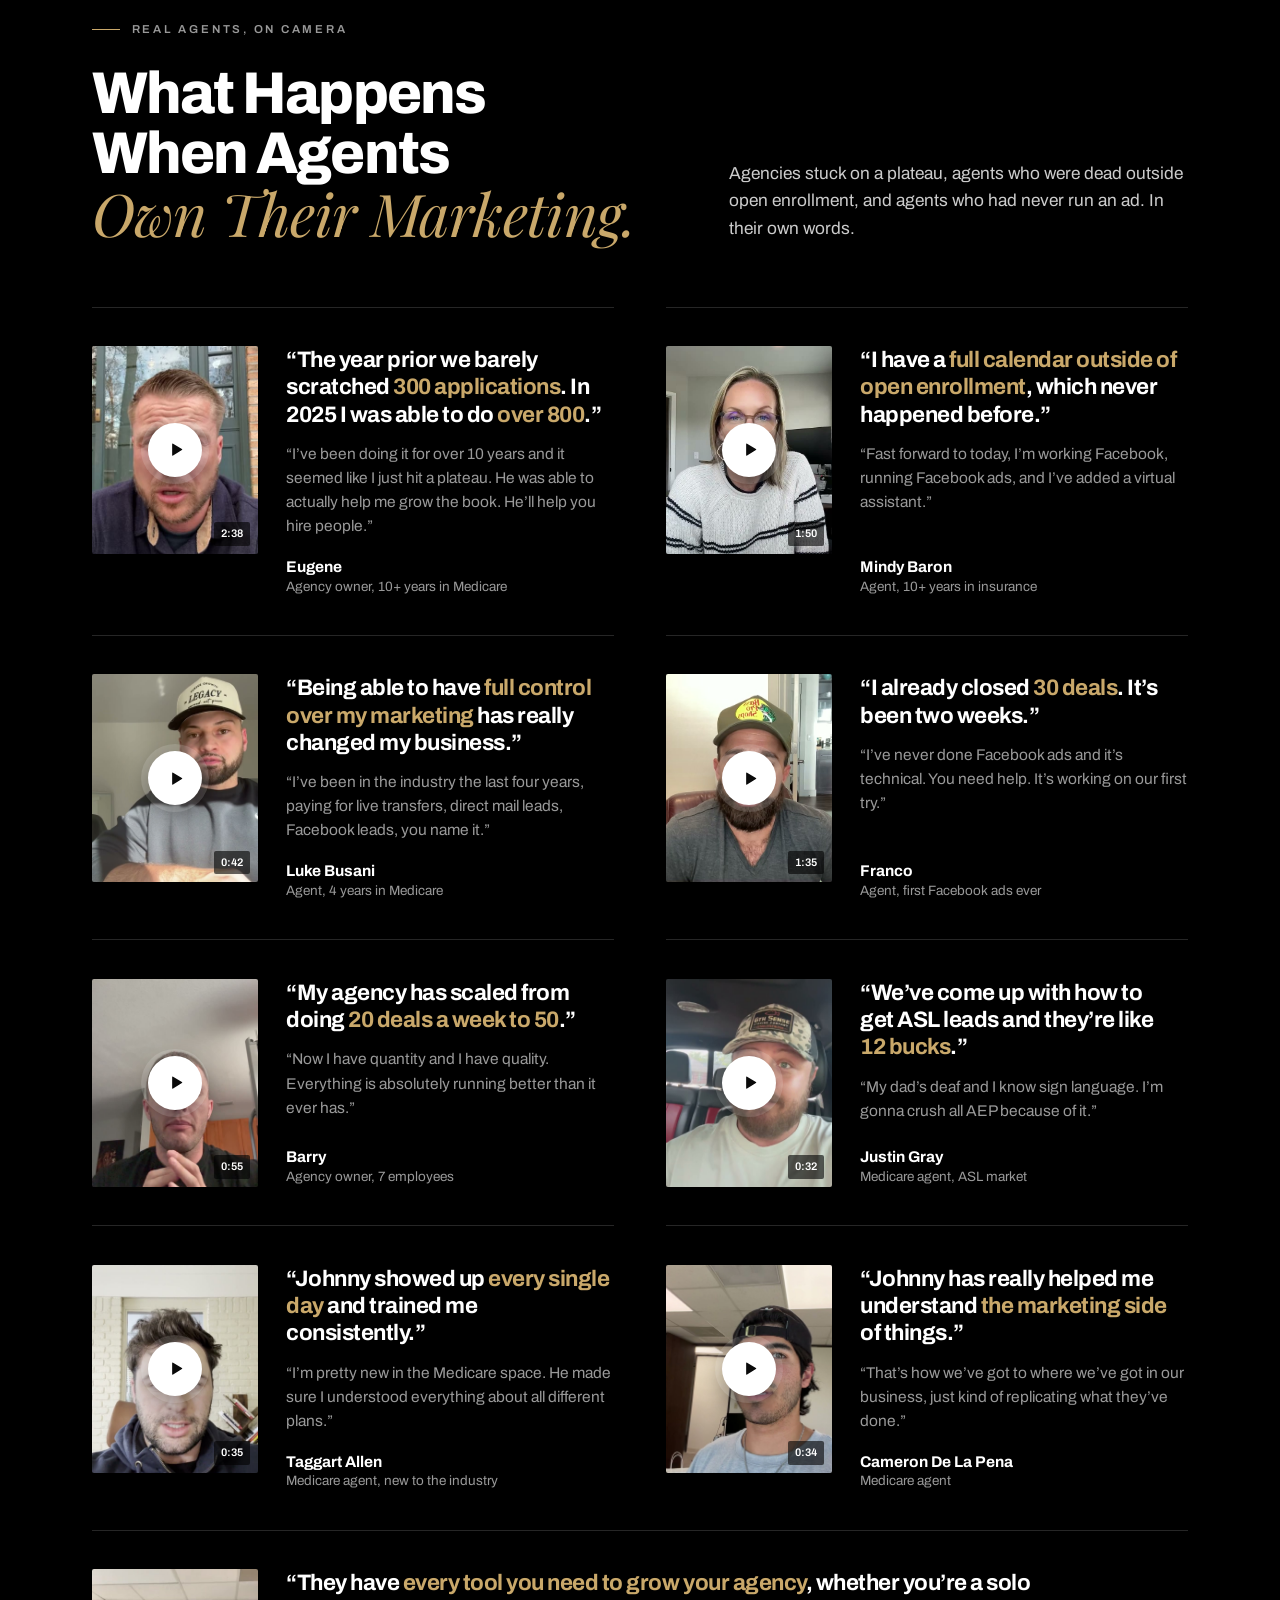
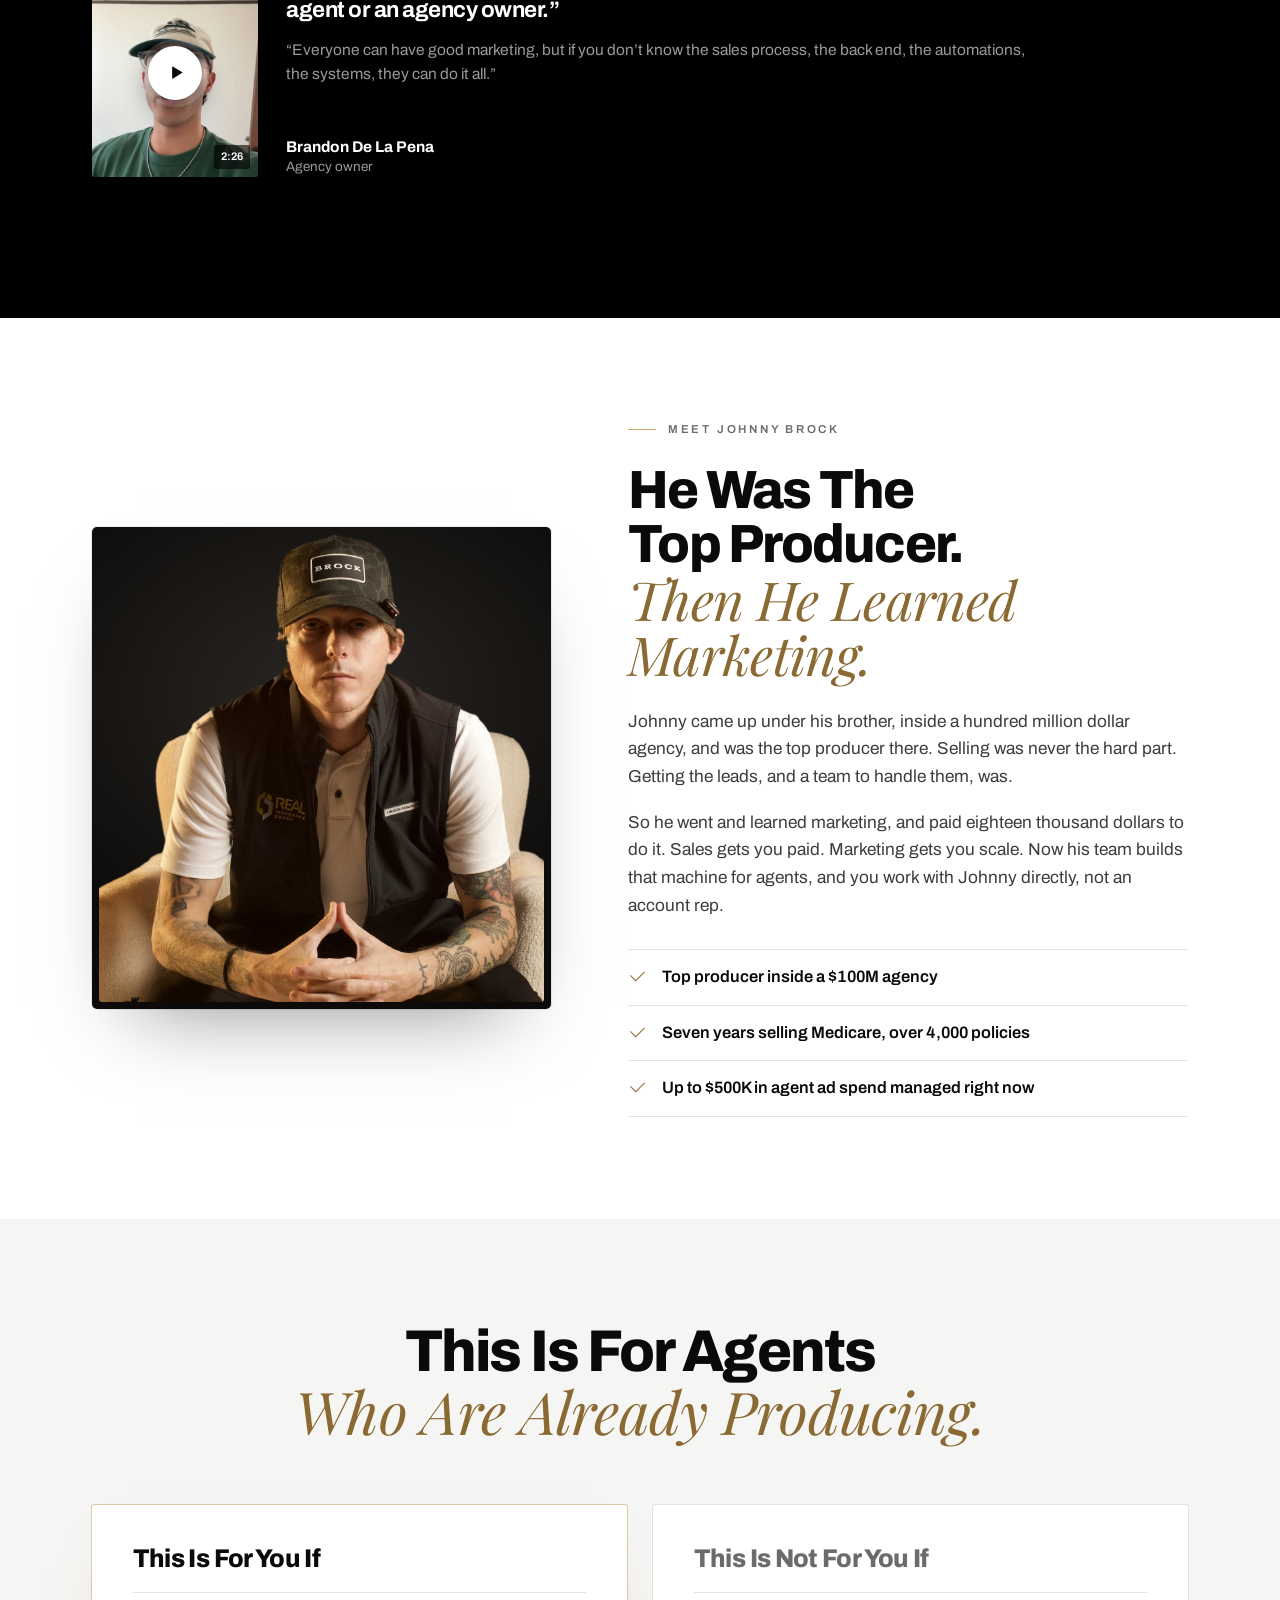
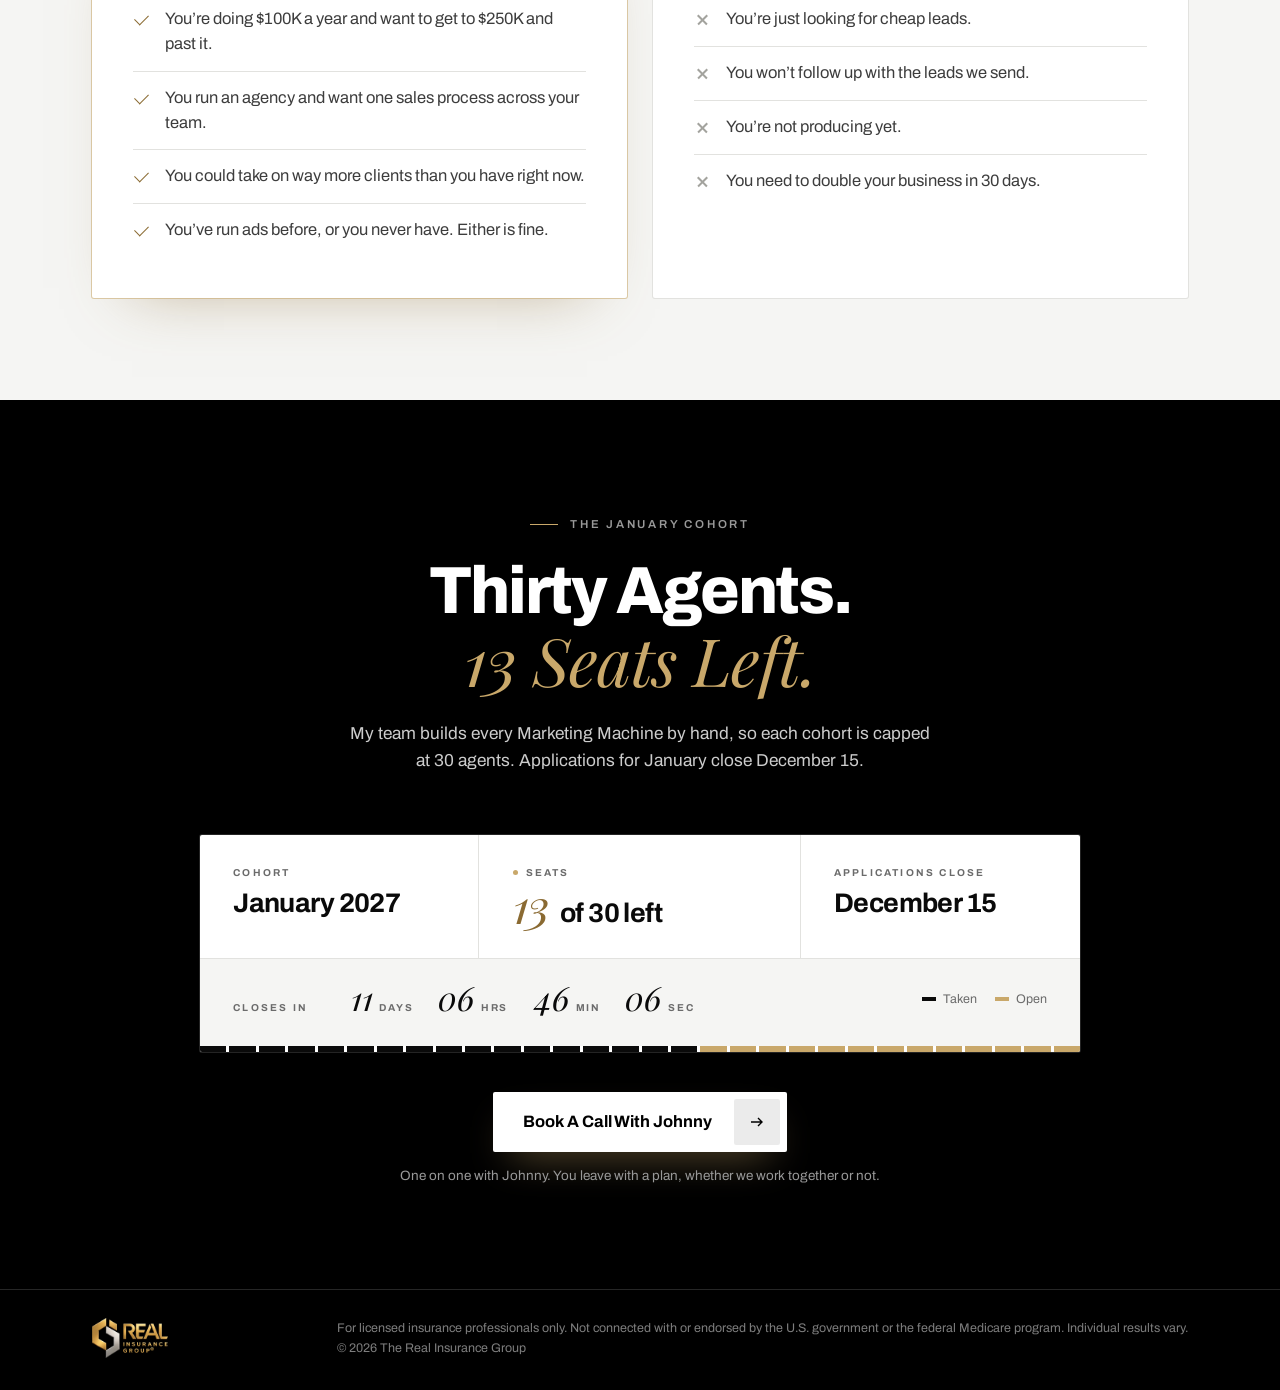
<file: index-b.html>
<!doctype html>
<html lang="en">
<head>
<meta charset="utf-8">
<meta name="viewport" content="width=device-width,initial-scale=1">
<title>Medicare Agents: More Leads Every Month | The Real Insurance Group</title>
<meta name="description" content="For Medicare agents producing $100K+ a year and agency owners. We build your Marketing Machine and run it with you for a full year.">
<link rel="icon" href="assets/favicon.png?v=1">
<link rel="apple-touch-icon" href="assets/favicon.png?v=1">
<meta name="theme-color" content="#ffffff">
<link rel="preconnect" href="https://fonts.googleapis.com"><link rel="preconnect" href="https://fonts.gstatic.com" crossorigin>
<link href="https://fonts.googleapis.com/css2?family=Archivo:wdth,wght@62..125,400..800&family=Playfair+Display:ital,wght@1,400&family=Caveat:wght@600&display=swap" rel="stylesheet">
<link rel="preload" as="image" href="assets/johnny-point-color.webp">
<script async src="https://javmartz04-ship-it.github.io/brandridge-tracker/t.js" data-client="johnny" data-name="Johnny" data-funnel="Book A Call VSL B"></script>
<script async src="https://javmartz04-ship-it.github.io/rig-playbook-optin/ghl/meta.js" data-funnel="call"></script>
<style>
/* The Real Insurance Group, book-a-call VSL.
   Tokens are the live therealinsurancegroup.com set (builds/rig-fmo-website/styles.css):
   black, white, warm ivory, one flat gold. Radius 2px, institutional. Archivo + Playfair italic. */
:root{
  --black:#000;--soft:#0d0d0d;--card:#141414;--line-d:#262626;
  --white:#fff;--paper:#f5f5f3;--ink:#0a0a0a;--body:#3d3d3d;--muted:#6b6b6b;--line:#e2e2df;
  --on-d:#cccccc;--on-d-m:#999999;
  --gold:#c9a86a;--gold-ink:#8a6a32;
  --r:2px;--ease:cubic-bezier(.32,.72,0,1);
  --disp:'Archivo',system-ui,sans-serif;--serif:'Playfair Display',Georgia,serif;
  --pad:clamp(20px,5.6vw,88px);
}
*{box-sizing:border-box;margin:0;padding:0}
html{-webkit-text-size-adjust:100%}
body{font-family:var(--disp);background:var(--white);color:var(--ink);font-size:17px;line-height:1.6;-webkit-font-smoothing:antialiased;overflow-x:clip}
img,video,svg{display:block;max-width:100%}
a{color:inherit;text-decoration:none}
button{font:inherit;color:inherit;background:none;border:0;cursor:pointer}
:focus-visible{outline:2px solid var(--gold);outline-offset:3px}
.wrap{width:100%;max-width:1240px;margin:0 auto;padding:0 var(--pad)}
.dark{background:var(--black);color:var(--white)}
.ivory{background:var(--paper)}

h1,h2,h3{font-family:var(--disp);font-weight:800;letter-spacing:-.032em;line-height:1.02;font-variation-settings:"wdth" 96}
em.e{font-family:var(--serif);font-style:italic;font-weight:400;letter-spacing:-.012em;font-variation-settings:normal;color:var(--gold-ink)}
.dark em.e{color:var(--gold)}
h2{font-size:clamp(36px,4.6vw,68px);text-wrap:balance}
h2 em.e{display:block}
.label{display:flex;align-items:center;gap:12px;font-size:11.5px;font-weight:600;letter-spacing:.24em;text-transform:uppercase;color:var(--muted);margin-bottom:24px}
.label::before{content:"";width:28px;height:1px;background:var(--gold)}
.dark .label{color:var(--on-d-m)}
.lead{font-size:clamp(17px,1.35vw,19.5px);line-height:1.6;color:var(--body)}
.dark .lead{color:var(--on-d)}

/* button-in-button CTA */
.btn{display:inline-flex;align-items:center;gap:22px;padding:7px 7px 7px 30px;border-radius:var(--r);font-weight:700;font-size:16.5px;letter-spacing:-.005em;background:var(--ink);color:var(--white);white-space:nowrap;box-shadow:0 18px 36px -18px rgba(138,106,50,.55);transition:transform .5s var(--ease),box-shadow .5s var(--ease)}
.btn i{display:grid;place-items:center;width:46px;height:46px;border-radius:var(--r);background:rgba(255,255,255,.14);transition:transform .5s var(--ease)}
.btn svg{width:16px;height:16px}
.btn:hover{box-shadow:0 22px 44px -18px rgba(138,106,50,.75)}
.btn:hover i{transform:translateX(3px) scale(1.05)}
.btn:active{transform:scale(.98)}
.dark .btn{background:var(--white);color:var(--black);box-shadow:0 18px 40px -18px rgba(201,168,106,.6)}
.dark .btn i{background:rgba(0,0,0,.08)}
.risk{font-size:13.5px;line-height:1.5;color:var(--muted);margin-top:14px}
.dark .risk{color:var(--on-d-m)}
.cta{margin-top:40px}

/* reveal */
.js .r{opacity:0;transform:translateY(22px);filter:blur(6px);transition:opacity 1s var(--ease),transform 1s var(--ease),filter 1s var(--ease)}
.js .r.in{opacity:1;transform:none;filter:none}

/* ============ 01 HERO ============ */
.hero{position:relative;text-align:center;padding:clamp(20px,2.6svh,30px) 16px clamp(40px,6svh,72px);background:linear-gradient(180deg,#fff 0%,#fff 62%,var(--paper) 100%)}
.logo{width:clamp(92px,7vw,112px);height:auto;margin:0 auto}
.eyebrow{display:inline-flex;align-items:center;gap:12px;margin-top:clamp(18px,3.4svh,40px);font-size:12px;font-weight:600;letter-spacing:.2em;text-transform:uppercase;color:var(--muted)}
.eyebrow::before,.eyebrow::after{content:"";width:24px;height:1px;background:var(--gold)}
.eyebrow b{color:var(--ink);font-weight:700}
.hero h1{margin:clamp(30px,5.6svh,60px) auto 0;font-size:clamp(34px,min(4.1vw,6.2svh),62px);line-height:1.0}
.hero h1 .ln{white-space:nowrap}
.hero h1 .ln{display:block;overflow:hidden;padding-bottom:.06em}
.hero h1 .ln>span{display:block}
.hero h1 em.e{letter-spacing:-.02em}
.js .hero h1 .ln>span{transform:translateY(105%);transition:transform 1.1s var(--ease)}
.js .hero.go h1 .ln>span{transform:none}
.js .hero.go h1 .ln:nth-child(2)>span{transition-delay:.12s}
.js .hero.go h1 .ln:nth-child(3)>span{transition-delay:.24s}
.sub{max-width:38em;margin:clamp(12px,1.8svh,18px) auto 0;font-size:clamp(16.5px,1.3vw,19px);line-height:1.55;color:var(--body);text-wrap:balance}
.sub b{color:var(--ink);font-weight:700}

/* VSL: light double-bezel, sized off the viewport so the button stays in the first screen */
.vsl{position:relative}
.hint{position:absolute;right:100%;top:4%;width:230px;margin-right:6px;color:var(--gold-ink);pointer-events:none;text-align:right}
.hint span{display:block;padding-right:34px;font-family:'Caveat',cursive;font-weight:600;font-size:29px;line-height:1;transform:rotate(-5deg);transform-origin:right bottom}
.hint svg{display:block;width:150px;height:58px;margin:6px 0 0 auto;overflow:visible}
.hint path{fill:none;stroke:currentColor;stroke-width:2.4;stroke-linecap:round;stroke-linejoin:round}
.js .hint{opacity:0;transition:opacity .8s var(--ease) .9s}
.js .hero.go .hint{opacity:1}
@media (max-width:1100px){.vsl{margin-top:52px!important}.hint{position:absolute;right:auto;left:4px;top:auto;bottom:100%;width:auto;margin:0 0 2px;display:flex;align-items:flex-end;gap:6px;text-align:left}.hint span{padding:0 0 10px;font-size:24px;transform:rotate(-3deg);transform-origin:left bottom}.hint svg{width:64px;height:30px;margin:0}}
.vsl{width:min(100%,clamp(300px,calc((100svh - 520px) * 1.7778),860px));margin:clamp(18px,2.6svh,28px) auto 0;padding:7px;border-radius:6px;background:linear-gradient(180deg,#fff,#efede8);box-shadow:0 0 0 1px rgba(10,10,10,.07),0 1px 0 rgba(255,255,255,.9) inset,0 40px 80px -40px rgba(10,10,10,.45)}
.vsl-in{position:relative;aspect-ratio:16/9;overflow:hidden;border-radius:3px;background:#0b0b0b;box-shadow:0 0 0 1px rgba(0,0,0,.6)}
.vsl-in video,.vsl-poster{position:absolute;inset:0;width:100%;height:100%}
.vsl-in video{object-fit:cover;background:#000}
.vsl-poster{background:radial-gradient(120% 90% at 72% 40%,#2a2622 0%,#0c0b0a 62%)}
.vsl-poster img{position:absolute;right:-3%;bottom:0;height:97%;width:auto;max-width:none}
.vsl-poster::after{content:"";position:absolute;inset:0;background:radial-gradient(closest-side at 50% 50%,rgba(0,0,0,.35),rgba(0,0,0,0))}
.vsl-t{position:absolute;z-index:2;left:5.5%;top:50%;transform:translateY(-50%);max-width:44%;text-align:left;color:#fff}
.vsl-t small{display:block;font-size:clamp(9px,.85vw,12px);font-weight:600;letter-spacing:.22em;text-transform:uppercase;color:var(--gold)}
.vsl-t strong{display:block;margin-top:.5em;font-size:clamp(17px,2.15vw,32px);font-weight:800;line-height:1.04;letter-spacing:-.03em}
.vsl-t strong em{font-family:var(--serif);font-style:italic;font-weight:400;color:var(--gold)}
.chip{position:absolute;z-index:3;left:14px;top:14px;display:flex;align-items:center;gap:8px;padding:6px 11px;border-radius:var(--r);font-size:11px;font-weight:600;letter-spacing:.14em;text-transform:uppercase;color:#fff;background:rgba(0,0,0,.55);-webkit-backdrop-filter:blur(8px);backdrop-filter:blur(8px)}
.chip i{width:6px;height:6px;border-radius:50%;background:var(--gold)}
.play{position:absolute;z-index:3;left:50%;top:50%;width:clamp(64px,7vw,92px);height:clamp(64px,7vw,92px);margin:calc(clamp(64px,7vw,92px) / -2) 0 0 calc(clamp(64px,7vw,92px) / -2);display:grid;place-items:center;border-radius:50%;background:#fff;color:var(--ink);box-shadow:0 0 0 10px rgba(255,255,255,.14),0 20px 50px rgba(0,0,0,.5);transition:transform .5s var(--ease),box-shadow .5s var(--ease)}
.play svg{width:28%;height:28%;margin-left:7%}
.play:hover{transform:scale(1.06);box-shadow:0 0 0 16px rgba(255,255,255,.12),0 20px 50px rgba(0,0,0,.5)}
.vsl.on .vsl-poster,.vsl.on .play,.vsl.on .chip{opacity:0;pointer-events:none;transition:opacity .4s var(--ease)}
.vsl-note{position:absolute;z-index:4;left:50%;bottom:16px;transform:translateX(-50%);padding:7px 14px;border-radius:var(--r);font-size:13px;color:#fff;background:rgba(0,0,0,.7);opacity:0;transition:opacity .3s var(--ease);pointer-events:none;white-space:nowrap}
.vsl-note.show{opacity:1}
.hero .cta{margin-top:clamp(18px,2.6svh,28px)}
.hero .risk{margin-top:10px}

/* proof strip */
.proof{display:flex;justify-content:center;align-items:center;flex-wrap:wrap;gap:14px 34px;margin:clamp(22px,3.4svh,40px) auto 0;max-width:980px}
.pf{display:flex;align-items:center;gap:12px;text-align:left;font-size:13.5px;line-height:1.35;color:var(--body)}
.pf b{display:block;font-size:19px;font-weight:800;letter-spacing:-.02em;color:var(--ink)}
.faces{display:flex}
.faces img{width:38px;height:38px;border-radius:50%;object-fit:cover;border:2px solid #fff;margin-left:-10px;box-shadow:0 2px 8px rgba(0,0,0,.12)}
.faces img:first-child{margin-left:0}
.pf-rule{width:1px;height:34px;background:var(--line)}
@media (min-width:641px){.proof{display:grid;grid-template-columns:1fr auto 1fr;gap:0 34px}.proof .pf:first-child{justify-content:flex-end}}

/* ============ 02 PROBLEM ============ */
.problem{padding:clamp(80px,8vw,116px) 0}
.pr-grid{display:grid;grid-template-columns:minmax(0,1fr) minmax(0,1.05fr);gap:clamp(40px,6vw,96px);align-items:center}
.problem h2{font-size:clamp(34px,3.9vw,58px)}
.pr-list{list-style:none;margin-top:36px;border-top:1px solid var(--line)}
.pr-list li{display:grid;grid-template-columns:44px 1fr;gap:12px;padding:20px 0;border-bottom:1px solid var(--line);font-size:17px;line-height:1.55;color:var(--body)}
.pr-list .n{font-family:var(--serif);font-style:italic;font-size:21px;line-height:1.2;color:var(--gold-ink)}
.pr-list b{color:var(--ink)}
.chart{padding:clamp(22px,2.4vw,34px);border-radius:var(--r);background:var(--paper);box-shadow:0 0 0 1px var(--line)}
.chart-h{display:flex;justify-content:space-between;align-items:baseline;gap:16px;font-size:13px;color:var(--muted)}
.chart-h strong{font-size:16px;font-weight:700;color:var(--ink);letter-spacing:-.01em}
.chart svg{width:100%;height:auto;margin-top:18px;overflow:visible}
.chart .ax{font:600 11px var(--disp);letter-spacing:.08em;fill:#8d8d88}
.chart .aep{fill:rgba(201,168,106,.13)}
.chart .aep-t{font:600 10.5px var(--disp);letter-spacing:.18em;fill:var(--gold-ink)}
.chart .l-old{fill:none;stroke:var(--ink);stroke-width:2.2;stroke-linejoin:round}
.chart .l-new{fill:none;stroke:var(--gold);stroke-width:3;stroke-linecap:round;stroke-linejoin:round}
.chart .grid{stroke:#e3e2dd;stroke-width:1}
.js .chart path.draw{stroke-dasharray:var(--len);stroke-dashoffset:var(--len);transition:stroke-dashoffset 2.2s var(--ease)}
.js .chart.in path.draw{stroke-dashoffset:0}
.js .chart.in path.l-new.draw{transition-delay:.5s}
.key{display:flex;flex-wrap:wrap;gap:8px 22px;margin-top:16px;font-size:13.5px;color:var(--body)}
.key span{display:flex;align-items:center;gap:9px}
.key i{width:22px;height:3px;border-radius:2px;background:var(--ink)}
.key i.g{background:var(--gold)}
.chart-f{margin-top:12px;font-size:12px;color:#8d8d88}
.agitate{margin-top:28px;padding-left:20px;border-left:2px solid var(--gold);font-size:17.5px;line-height:1.55;color:var(--ink)}

/* ============ 03 REFRAME ============ */
.reframe{padding:clamp(84px,9vw,128px) 0;text-align:center}
.reframe h2{font-size:clamp(38px,5.4vw,82px);max-width:13em;margin:0 auto}
.reframe .lead{max-width:40em;margin:30px auto 0}
.shifts{display:grid;grid-template-columns:repeat(3,minmax(0,1fr));margin:clamp(48px,5vw,72px) auto 0;max-width:1060px;border-top:1px solid var(--line-d);text-align:left}
.shifts div{padding:26px 28px 6px;border-left:1px solid var(--line-d)}
.shifts div:first-child{border-left:0;padding-left:0}
.shifts small{display:block;font-family:var(--serif);font-style:italic;font-size:19px;color:var(--gold)}
.shifts p{margin-top:10px;font-size:16px;line-height:1.55;color:var(--on-d)}
.shifts p b{color:#fff}

/* ============ 04 MECHANISM ============ */
.machine{padding:clamp(80px,8vw,116px) 0}
.m-head{display:grid;grid-template-columns:minmax(0,1.1fr) minmax(0,.9fr);gap:clamp(32px,5vw,80px);align-items:end}
.rail{position:relative;list-style:none;display:grid;grid-template-columns:repeat(5,minmax(0,1fr));gap:clamp(18px,2vw,30px);margin-top:clamp(52px,6vw,80px)}
.rail::before{content:"";position:absolute;left:0;right:0;top:21px;height:1px;background:linear-gradient(90deg,var(--gold),rgba(201,168,106,.25))}
.rail li{position:relative}
.rail .n{position:relative;display:inline-grid;place-items:center;width:44px;height:44px;border-radius:50%;background:var(--paper);box-shadow:0 0 0 1px rgba(201,168,106,.6);font-family:var(--serif);font-style:italic;font-size:18px;color:var(--gold-ink)}
.rail h3{margin-top:22px;font-size:clamp(19px,1.55vw,23px);line-height:1.12;letter-spacing:-.02em}
.rail p{margin-top:10px;font-size:15.5px;line-height:1.55;color:var(--body)}
.expect{display:grid;grid-template-columns:auto 1fr auto;gap:28px;align-items:center;margin-top:clamp(52px,6vw,76px);padding:30px clamp(22px,3vw,40px);border-radius:var(--r);background:#fff;box-shadow:0 0 0 1px var(--line),0 24px 48px -32px rgba(10,10,10,.25)}
.expect small{font-size:11.5px;font-weight:600;letter-spacing:.22em;text-transform:uppercase;color:var(--gold-ink);white-space:nowrap}
.expect p{font-size:17px;line-height:1.55;color:var(--body)}
.expect p b{color:var(--ink)}
.m-cta{display:flex;align-items:center;gap:26px;flex-wrap:wrap;margin-top:44px}
.m-cta .risk{margin:0;max-width:24em}

/* ============ 05 WHY AN FMO ============ */
.why{padding:clamp(80px,8vw,116px) 0}
.why h2{max-width:12em}
.why .lead{max-width:36em;margin-top:24px}
.vs{display:grid;grid-template-columns:minmax(0,.85fr) minmax(0,1.15fr);gap:clamp(16px,2vw,28px);margin-top:clamp(44px,5vw,68px)}
.vs-col{padding:clamp(26px,3vw,42px);border-radius:var(--r)}
.vs-col h3{font-size:13px;font-weight:700;letter-spacing:.2em;text-transform:uppercase}
.vs-col ul{list-style:none;margin-top:22px}
.vs-col li{position:relative;padding:15px 0 15px 32px;border-top:1px solid var(--line);font-size:16.5px;line-height:1.5}
.vs-col li::before{content:"";position:absolute;left:2px;top:23px;width:12px;height:1.5px;background:#a3a39e}
.vs-a{background:var(--paper);color:var(--body)}
.vs-a h3{color:var(--muted)}
.vs-b{background:var(--black);color:#fff;box-shadow:0 40px 80px -48px rgba(0,0,0,.7)}
.vs-b h3{color:var(--gold)}
.vs-b li{border-top-color:var(--line-d);color:var(--on-d)}
.vs-b li b{color:#fff}
.vs-b li::before{width:12px;height:7px;top:21px;left:1px;background:none;border-left:1.5px solid var(--gold);border-bottom:1.5px solid var(--gold);transform:rotate(-45deg)}
.team{display:flex;gap:22px;flex-wrap:wrap;margin-top:26px;padding-top:24px;border-top:1px solid var(--line-d)}
.tm{display:flex;align-items:center;gap:12px;font-size:13.5px;line-height:1.35;color:var(--on-d-m)}
.tm img{width:48px;height:48px;border-radius:50%;object-fit:cover;filter:grayscale(1)}
.tm b{display:block;font-size:15px;color:#fff}

/* ============ 06 PROOF ============ */
.results{padding:clamp(80px,8vw,116px) 0}
.rs-head{display:grid;grid-template-columns:minmax(0,1fr) minmax(0,.8fr);gap:clamp(32px,5vw,80px);align-items:end}
.ts{display:grid;grid-template-columns:repeat(2,minmax(0,1fr));gap:0 clamp(32px,4vw,64px);margin-top:clamp(44px,5vw,64px)}
.t{display:grid;grid-template-columns:clamp(150px,13vw,190px) minmax(0,1fr);gap:clamp(20px,2.2vw,32px);padding:clamp(28px,3vw,40px) 0;border-top:1px solid var(--line-d)}
.t.wide{grid-column:1/-1;grid-template-columns:clamp(150px,13vw,190px) minmax(0,1fr)}
.t.wide .tq{max-width:44em}
.tv{position:relative;aspect-ratio:4/5;overflow:hidden;border-radius:var(--r);background:#111}
.tv video,.tv img{position:absolute;inset:0;width:100%;height:100%;object-fit:cover}
.tv .play{width:54px;height:54px;margin:-27px 0 0 -27px;box-shadow:0 0 0 7px rgba(255,255,255,.14),0 12px 30px rgba(0,0,0,.5)}
.tv.on img,.tv.on .play{opacity:0;pointer-events:none}
.tv .len{position:absolute;right:8px;bottom:8px;padding:3px 7px;border-radius:var(--r);font-size:11px;font-weight:600;color:#fff;background:rgba(0,0,0,.6)}
.tv.on .len{display:none}
.tq{display:flex;flex-direction:column}
.tq blockquote{font-size:clamp(20px,1.75vw,26px);font-weight:700;line-height:1.22;letter-spacing:-.022em;color:#fff;text-wrap:pretty}
.tq blockquote .g{color:var(--gold)}
.tq p{margin-top:14px;font-size:15.5px;line-height:1.55;color:var(--on-d-m)}
.tq cite{margin-top:auto;padding-top:18px;font-style:normal;font-size:13.5px;line-height:1.4;color:var(--on-d-m)}
.tq cite b{display:block;font-size:15.5px;color:#fff}
.receipt{margin-top:clamp(36px,4vw,56px);padding:clamp(20px,2.4vw,30px);border-radius:var(--r);background:#fff;color:var(--ink)}
.receipt-h{display:flex;justify-content:space-between;align-items:baseline;flex-wrap:wrap;gap:8px 24px;margin-bottom:16px}
.receipt-h strong{font-size:clamp(18px,1.6vw,22px);font-weight:800;letter-spacing:-.02em}
.receipt-h strong span{color:var(--gold-ink)}
.receipt-h small{font-size:12.5px;color:var(--muted)}
.receipt img{width:100%;height:auto;border-radius:2px;box-shadow:0 0 0 1px var(--line)}
.receipt .m{display:none}

/* ============ 07 HOST ============ */
.host{padding:clamp(80px,8vw,116px) 0}
.h-grid{display:grid;grid-template-columns:minmax(0,.82fr) minmax(0,1fr);gap:clamp(40px,6vw,100px);align-items:center}
.h-photo{padding:7px;border-radius:5px;background:linear-gradient(180deg,#fff,#efede8);box-shadow:0 0 0 1px rgba(10,10,10,.07),0 40px 80px -44px rgba(10,10,10,.5)}
.h-photo{background:radial-gradient(110% 80% at 50% 35%,#2a2622 0%,#0c0b0a 70%)}
.h-photo img{width:100%;height:auto;aspect-ratio:4/4.2;object-fit:cover;object-position:50% 0;border-radius:3px}
.host h2{font-size:clamp(36px,4.2vw,62px)}
.host .lead+.lead{margin-top:18px}
.host h2+.lead{margin-top:26px}
.ticks{list-style:none;margin-top:30px;border-top:1px solid var(--line)}
.ticks li{position:relative;padding:14px 0 14px 34px;border-bottom:1px solid var(--line);font-size:16.5px;font-weight:600;color:var(--ink)}
.ticks li::before{content:"";position:absolute;left:3px;top:20px;width:12px;height:7px;border-left:1.5px solid var(--gold-ink);border-bottom:1.5px solid var(--gold-ink);transform:rotate(-45deg)}
.sig{margin-top:26px;font-family:var(--serif);font-style:italic;font-size:22px;color:var(--ink)}

/* ============ 08 QUALIFY ============ */
.qualify{padding:clamp(80px,8vw,116px) 0}
.qualify h2{text-align:center;max-width:13em;margin:0 auto}
.q-grid{display:grid;grid-template-columns:repeat(2,minmax(0,1fr));gap:clamp(16px,2vw,28px);margin-top:clamp(44px,5vw,64px)}
.qc{padding:clamp(28px,3.2vw,46px);border-radius:var(--r);background:#fff;box-shadow:0 0 0 1px var(--line)}
.qc.yes{box-shadow:0 0 0 1px rgba(201,168,106,.55),0 30px 60px -40px rgba(138,106,50,.5)}
.qc h3{font-size:clamp(22px,2vw,28px);letter-spacing:-.025em}
.qc ul{list-style:none;margin-top:20px}
.qc li{position:relative;padding:14px 0 14px 32px;border-top:1px solid var(--line);font-size:16.5px;line-height:1.5;color:var(--body)}
.qc.yes li::before{content:"";position:absolute;left:2px;top:21px;width:12px;height:7px;border-left:1.5px solid var(--gold-ink);border-bottom:1.5px solid var(--gold-ink);transform:rotate(-45deg)}
.qc.no li::before,.qc.no li::after{content:"";position:absolute;left:2px;top:26px;width:13px;height:1.5px;background:#a3a39e;transform:rotate(45deg)}
.qc.no li::after{transform:rotate(-45deg)}
.qc.no h3{color:var(--muted)}

/* ============ 09 CLOSE ============ */
.close{padding:clamp(88px,9vw,128px) 0 0;text-align:center;overflow:hidden}
.close h2{font-size:clamp(38px,5.2vw,78px);max-width:12em;margin:0 auto}
.close .lead{max-width:34em;margin:26px auto 0}
.close .cta{margin:40px 0 clamp(80px,8vw,112px)}
.close-photo{width:min(560px,86vw);margin:clamp(48px,6vw,80px) auto 0}
.close-photo img{width:100%;height:auto}
.foot{border-top:1px solid var(--line-d);padding:28px 0 32px;font-size:12.5px;line-height:1.6;color:#7d7d7d}
.foot .wrap{display:flex;justify-content:space-between;gap:16px 32px;flex-wrap:wrap;text-align:left}
.foot img{width:76px;height:auto}

/* ============ SURVEY POP-UP (from rig-fmo-website, no logo per Javier) ============ */
#sv{position:fixed;inset:0;z-index:99999;display:flex;align-items:flex-start;justify-content:center;padding:40px 16px;overflow-y:auto;-webkit-overflow-scrolling:touch;opacity:0;visibility:hidden;pointer-events:none;transition:opacity .35s var(--ease),visibility 0s .35s}
#sv.open{opacity:1;visibility:visible;pointer-events:auto;transition:opacity .35s var(--ease),visibility 0s}
#sv .scrim{position:fixed;inset:0;background:rgba(0,0,0,.72);-webkit-backdrop-filter:blur(12px);backdrop-filter:blur(12px)}
#sv .mcard{position:relative;width:100%;max-width:760px;margin:auto;overflow:hidden;background:#fff;color:var(--ink);border-radius:18px;box-shadow:0 50px 120px rgba(0,0,0,.55);transform:translateY(24px) scale(.98);transition:transform .55s var(--ease)}
#sv.open .mcard{transform:none}
#sv .sv-bar{height:3px;background:#efefec}
#sv .sv-bar i{display:block;height:100%;width:0;background:var(--gold);transition:width .6s var(--ease)}
#sv .sv-top{position:relative;height:28px}
#sv .sv-x{position:absolute;right:16px;top:16px;width:40px;height:40px;display:grid;place-items:center;color:var(--muted);border-radius:50%;transition:background .3s var(--ease),color .3s var(--ease)}
#sv .sv-x:hover{background:#f2f2ef;color:var(--ink)}
#sv .sv-x svg{width:16px;height:16px}
#sv .stage{padding:34px 56px 52px}
#sv .step{animation:svIn .55s var(--ease)}
#sv .step.back{animation-name:svBack}
@keyframes svIn{from{opacity:0;transform:translateX(18px)}}
@keyframes svBack{from{opacity:0;transform:translateX(-18px)}}
#sv .sv-c{display:flex;align-items:center;justify-content:space-between;min-height:24px;font-size:12.5px;font-weight:600;letter-spacing:.16em}
#sv .sv-n{color:var(--gold-ink)}
#sv .sv-n b{font-weight:700;color:var(--ink)}
#sv .sv-b{padding:4px 0;font-size:12px;font-weight:600;letter-spacing:.14em;text-transform:uppercase;color:var(--muted)}
#sv .sv-b:hover{color:var(--ink)}
#sv .q{font-size:clamp(28px,3.5vw,42px);line-height:1.08;margin-top:14px;outline:0;text-wrap:balance}
#sv .help{margin-top:12px;font-size:17px;line-height:1.5;color:var(--muted)}
#sv .opts{display:grid;gap:12px;margin-top:30px}
#sv .opt{display:flex;align-items:center;gap:16px;width:100%;min-height:72px;padding:14px 22px;font-size:18px;font-weight:500;color:var(--ink);text-align:left;background:#fff;border:1px solid #e4e4e0;border-radius:14px;box-shadow:0 1px 2px rgba(0,0,0,.03),0 8px 20px -14px rgba(0,0,0,.14);transition:border-color .25s var(--ease),transform .25s var(--ease),box-shadow .25s var(--ease)}
#sv .opt:hover{border-color:var(--gold);transform:translateY(-1px)}
#sv .key{flex:none;width:34px;height:34px;display:grid;place-items:center;font-size:13px;font-weight:700;color:var(--muted);background:#f6f6f3;border:1px solid #e9e9e5;border-radius:9px}
#sv .tx{flex:1}
#sv .opt[aria-checked="true"]{border-color:var(--ink);box-shadow:inset 0 0 0 1px var(--ink)}
#sv .opt[aria-checked="true"] .key{background:var(--ink);border-color:var(--ink);color:#fff}
#sv .flds{display:grid;gap:18px;margin-top:28px}
#sv .fld label{display:block;font-size:12px;font-weight:700;letter-spacing:.14em;text-transform:uppercase}
#sv .in{display:block;width:100%;height:60px;margin-top:9px;padding:0 20px;font:inherit;font-size:18px;color:var(--ink);background:#fff;border:1px solid #e4e4e0;border-radius:14px;outline:0;transition:border-color .25s var(--ease),box-shadow .25s var(--ease)}
#sv .in::placeholder{color:#a9a9a4}
#sv .in:focus{border-color:var(--gold);box-shadow:0 0 0 4px rgba(201,168,106,.18)}
#sv .in.bad{border-color:#b3261e}
#sv .err{margin-top:7px;font-size:14.5px;font-weight:600;color:#b3261e}
#sv .btn{margin-top:30px;border-radius:999px;box-shadow:none}
#sv .btn i{border-radius:50%}
#sv .btn[disabled]{opacity:.6;cursor:progress}
#sv .micro{margin-top:14px;font-size:13px;color:var(--muted)}


/* ============ 01b SOUND FAMILIAR ============ */
.familiar{padding:clamp(80px,8vw,116px) 0;background:var(--paper);text-align:center}
.kick{display:block;font-family:var(--serif);font-style:italic;font-size:clamp(20px,1.7vw,25px);line-height:1;color:var(--gold-ink);margin-bottom:14px}
.familiar h2{font-size:clamp(34px,4.2vw,62px);max-width:14em;margin:0 auto}
.notes{list-style:none;display:grid;grid-template-columns:repeat(3,minmax(0,1fr));gap:clamp(16px,1.8vw,24px);max-width:1060px;margin:clamp(44px,5vw,64px) auto 0;text-align:left}
.notes li{position:relative;padding:30px 26px 26px;border-radius:var(--r);background:#fff;font-size:16.5px;line-height:1.5;color:var(--body);box-shadow:0 0 0 1px var(--line),0 1px 0 #fff inset,0 18px 36px -28px rgba(10,10,10,.35);transition:transform .6s var(--ease)}
.notes li::before{content:"";position:absolute;top:-7px;left:50%;width:58px;height:14px;margin-left:-29px;background:rgba(201,168,106,.42);transform:rotate(-2deg)}
.notes li:nth-child(odd){transform:rotate(-.6deg)}
.notes li:nth-child(even){transform:rotate(.5deg)}
.notes li:hover{transform:rotate(0) translateY(-3px)}
.notes li b{display:block;margin-bottom:6px;font-size:17.5px;line-height:1.3;letter-spacing:-.01em;color:var(--ink)}
.room{max-width:820px;margin:clamp(56px,6vw,80px) auto 0}
.room svg{width:100%;height:auto;overflow:visible}
.room .ln{fill:none;stroke:var(--ink);stroke-width:2;stroke-linecap:round;stroke-linejoin:round}
.room .bk{fill:var(--ink)}
.room .bk-t{fill:rgba(255,255,255,.55)}
.room .em{fill:none;stroke:#b9b8b2;stroke-width:1.6;stroke-dasharray:5 6}
.room .ring{fill:none;stroke:var(--gold);stroke-width:2.6;stroke-linecap:round}
.room .day{font:700 12px var(--disp);letter-spacing:.16em;fill:var(--muted)}
.room .rm{font:italic 400 30px var(--serif);fill:var(--gold-ink)}
.room .cap{font:600 12px var(--disp);letter-spacing:.12em;fill:var(--muted)}
.js .room .ring{stroke-dasharray:var(--len);stroke-dashoffset:var(--len);transition:stroke-dashoffset 1.8s var(--ease) .3s}
.js .room.in .ring{stroke-dashoffset:0}
.room-t{max-width:34em;margin:30px auto 0;font-size:clamp(17px,1.35vw,19.5px);line-height:1.6;color:var(--body)}
.room-t b{color:var(--ink)}

/* old playbook cards, inside the reframe band */
.old{margin:clamp(56px,6vw,80px) auto 0;max-width:1060px}
.old .kick{color:var(--gold)}
.old h3{font-size:clamp(26px,2.6vw,38px);letter-spacing:-.03em}
.old h3 em{font-family:var(--serif);font-style:italic;font-weight:400;color:var(--gold)}
.shifts{border-top:0;gap:clamp(14px,1.6vw,22px);margin-top:clamp(30px,3.4vw,44px)}
.shifts div,.shifts div:first-child{padding:28px 28px 26px;border:0;border-radius:var(--r);background:linear-gradient(180deg,#141414,#0c0c0c);box-shadow:0 0 0 1px var(--line-d),0 1px 0 rgba(255,255,255,.06) inset}
.shifts h4{margin-top:12px;font-size:19px;font-weight:800;line-height:1.2;letter-spacing:-.02em;color:#fff}
.shifts p{margin-top:8px}

/* the machine diagram */
.engine{margin:clamp(48px,5.5vw,72px) auto 0;padding:clamp(24px,3vw,40px) clamp(16px,2.6vw,40px);border-radius:var(--r);background:#fff;box-shadow:0 0 0 1px var(--line),0 30px 60px -44px rgba(10,10,10,.35)}
.engine svg{width:100%;height:auto;overflow:visible}
.engine .ln{fill:none;stroke:var(--ink);stroke-width:2;stroke-linecap:round;stroke-linejoin:round}
.engine .fl{fill:var(--ink)}
.engine .ring{fill:none;stroke:var(--gold);stroke-width:3}
.engine .ttl{font:italic 400 26px var(--serif);fill:var(--gold-ink)}
.engine .lb{font:800 15px var(--disp);letter-spacing:-.01em;fill:var(--ink)}
.engine .sb{font:500 12.5px var(--disp);fill:var(--muted)}
.engine .ar{fill:none;stroke:var(--gold);stroke-width:2;stroke-linecap:round;stroke-linejoin:round}
.engine .gear{transform-box:fill-box;transform-origin:center}
.js .engine.in .gear{animation:spin 9s linear infinite}
.js .engine.in .gear.b{animation-direction:reverse;animation-duration:6s}
@keyframes spin{to{transform:rotate(360deg)}}
.engine .m{display:none}

/* ============ RESPONSIVE ============ */
@media (max-width:1100px){
  .rail{grid-template-columns:repeat(3,minmax(0,1fr));row-gap:44px}
  .rail::before{display:none}
  .t,.t.wide{grid-template-columns:140px minmax(0,1fr)}
}
@media (max-width:900px){
  .pr-grid,.m-head,.rs-head,.h-grid,.vs{grid-template-columns:1fr}
  .ts{grid-template-columns:1fr}
  .expect{grid-template-columns:1fr;gap:14px}
  .h-photo{max-width:460px}
  .shifts{grid-template-columns:1fr}
  .shifts div{border-left:0;padding-left:0;border-bottom:1px solid var(--line-d);padding-bottom:22px}
  .shifts div:last-child{border-bottom:0}
}
@media (max-width:640px){
  body{font-size:16.5px}
  .hero{padding:16px 16px 48px}
  .logo{width:84px}
  .eyebrow{margin-top:22px;font-size:10.5px;letter-spacing:.16em;gap:8px}
  .eyebrow::before,.eyebrow::after{width:14px;flex:none}
  .eyebrow span{max-width:19em}
  .hero h1{font-size:clamp(19.5px,6.35vw,28px);line-height:1.08;margin-top:22px;text-wrap:balance}
  .hero h1 .ln{white-space:normal}
  .hero h1 .ln:not(:last-child),.hero h1 .ln:not(:last-child)>span{display:inline;overflow:visible;padding:0;transform:none!important}
  .hero h1 .ln:not(:last-child)::after{content:" "}
  .hero h1 .ln:last-child{white-space:nowrap;margin-top:.04em}
  .hero h1 em.e{font-size:1.04em}
  .sub{font-size:16px;margin-top:12px}
  .vsl{width:100%;margin-top:18px;padding:5px}
  .vsl-t{max-width:52%}
  .chip{left:8px;top:8px;padding:4px 8px;font-size:9.5px}
  .hero .cta{margin-top:18px}
  .btn{padding-left:24px;gap:16px;font-size:16px}
  .btn i{width:44px;height:44px}
  .proof{flex-direction:column;gap:16px;margin-top:28px}
  .pf{flex-direction:column;gap:9px;text-align:center}
  .pf-rule{width:44px;height:1px}
  .rail{grid-template-columns:1fr;row-gap:0}
  .rail li{display:grid;grid-template-columns:44px 1fr;column-gap:18px;padding:22px 0;border-top:1px solid var(--line)}
  .rail li:first-child{border-top:0}
  .rail h3{margin-top:8px}
  .rail p{grid-column:2}
  .t,.t.wide{grid-template-columns:118px minmax(0,1fr);gap:16px}
  .tq blockquote{font-size:18.5px}
  .tq p{font-size:14.5px}
  .tv .play{width:46px;height:46px;margin:-23px 0 0 -23px}
  .receipt .d{display:none}
  .receipt .m{display:block}
  .q-grid{grid-template-columns:1fr}
  #sv{padding:12px}
  #sv .stage{padding:26px 22px 34px}
  #sv .opt{min-height:62px;font-size:16.5px}
}

@media (max-width:900px){
  .notes{grid-template-columns:repeat(2,minmax(0,1fr))}
}
@media (max-width:640px){
  .notes{grid-template-columns:1fr;gap:18px}
  .notes li{padding:22px 20px 18px;font-size:15.5px}
  .notes li b{font-size:16.5px}
  .room .day{font-size:18px}
  .engine .d{display:none}
  .engine .m{display:block;max-width:340px;margin:0 auto}
  .room .rm{font-size:34px}
}
@media (prefers-reduced-motion:reduce){.js .room .ring{stroke-dashoffset:0;transition:none}.js .engine.in .gear{animation:none}}
@media (prefers-reduced-motion:reduce){
  .js .r,.js .hero h1 .ln>span{opacity:1;transform:none;filter:none;transition:none}
  .js .chart path.draw{stroke-dashoffset:0;transition:none}
}
/* cohort: seats + deadline (numbers come from COHORT in the script) */
.cohort-bar{position:relative;display:inline-grid;grid-template-columns:repeat(3,auto);margin-top:clamp(12px,2svh,22px);border-radius:var(--r);background:#fff;box-shadow:0 0 0 1px var(--line),0 1px 0 #fff inset,0 18px 36px -24px rgba(10,10,10,.35);text-align:left;overflow:hidden}
.cohort-bar>span{display:block;padding:10px clamp(16px,2vw,28px) 13px}
.cohort-bar>span+span{box-shadow:-1px 0 0 var(--line)}
.cohort-bar small{display:flex;align-items:center;gap:7px;font-size:9.5px;font-weight:700;letter-spacing:.22em;text-transform:uppercase;color:var(--muted)}
.cohort-bar strong{display:block;margin-top:3px;font-size:15.5px;font-weight:700;letter-spacing:-.01em;color:var(--ink);white-space:nowrap}
.cohort-bar strong em{display:inline-block;font-family:var(--serif);font-style:italic;font-weight:400;font-size:1.6em;line-height:.6;color:var(--gold-ink);margin-right:4px;transform:translateY(1px)}
.cohort-bar .dot{width:5px;height:5px;border-radius:50%;background:var(--gold);animation:pulse 2.4s var(--ease) infinite}
@keyframes pulse{0%{box-shadow:0 0 0 0 rgba(201,168,106,.6)}70%{box-shadow:0 0 0 7px rgba(201,168,106,0)}100%{box-shadow:0 0 0 0 rgba(201,168,106,0)}}
.cohort-bar .meter{position:absolute;left:0;right:0;bottom:0;display:flex;gap:2px;height:3px;padding:0}
.cohort-bar .meter i{flex:1;background:var(--ink)}
.cohort-bar .meter i.open{background:var(--gold)}
.cohort-bar+h1{margin-top:clamp(18px,3svh,34px)!important}
.cohort{max-width:880px;margin:clamp(40px,5vw,60px) auto 0;text-align:left;border-radius:var(--r);background:#fff;color:var(--ink);overflow:hidden;box-shadow:0 0 0 1px rgba(255,255,255,.14),0 50px 90px -50px rgba(0,0,0,.9)}
.c-top{display:grid;grid-template-columns:1fr 1.15fr 1fr}
.c-top>div{padding:clamp(20px,2.4vw,30px) clamp(20px,2.6vw,34px)}
.c-top>div+div{box-shadow:-1px 0 0 var(--line)}
.ck{display:flex;align-items:center;gap:8px;font-size:10px;font-weight:700;letter-spacing:.22em;text-transform:uppercase;color:var(--muted)}
.ck .dot{width:5px;height:5px;border-radius:50%;background:var(--gold);animation:pulse 2.4s var(--ease) infinite}
.cv{margin-top:8px;font-size:clamp(20px,2.1vw,27px);font-weight:700;letter-spacing:-.022em;line-height:1.1;white-space:nowrap}
.cv em{display:inline-block;font-family:var(--serif);font-style:italic;font-weight:400;font-size:1.75em;line-height:.6;color:var(--gold-ink);margin-right:6px;transform:translateY(2px)}
.c-bot{display:flex;align-items:center;justify-content:space-between;gap:20px 32px;flex-wrap:wrap;padding:clamp(16px,1.8vw,22px) clamp(20px,2.6vw,34px) clamp(22px,2.4vw,30px);border-top:1px solid var(--line);background:var(--paper)}
.cd{display:flex;align-items:baseline;gap:clamp(14px,1.8vw,24px)}
.cd .ck{margin-right:4px}
.cd div{display:flex;align-items:baseline;gap:6px}
.cd b{font-family:var(--serif);font-style:italic;font-weight:400;font-size:clamp(26px,2.6vw,34px);line-height:1;color:var(--ink);font-variant-numeric:tabular-nums;min-width:1.15em;text-align:right}
.cd small{font-size:10px;font-weight:700;letter-spacing:.18em;text-transform:uppercase;color:var(--muted)}
.cdate{font-size:14px;color:var(--body);line-height:1.5}
.legend{display:flex;gap:18px;font-size:12.5px;color:var(--muted)}
.legend span{display:inline-flex;align-items:center;gap:7px}
.legend i{width:14px;height:4px;background:var(--ink)}
.legend i.open{background:var(--gold)}
.seats{display:flex;gap:3px;height:6px}
.seats i{flex:1;background:var(--ink)}
.seats i.open{background:var(--gold)}
.js .seats i.open{transform:scaleX(0);transform-origin:left;transition:transform .5s var(--ease)}
.js .seats.in i.open{transform:none}
@media (max-width:760px){
  .cohort-bar{display:grid;margin-left:2px;margin-right:2px}
  .cohort-bar>span{padding:9px 10px 12px}
  .cohort-bar small{font-size:8.5px;letter-spacing:.16em;gap:5px}
  .cohort-bar strong{font-size:13.5px}
  .c-top{grid-template-columns:1fr 1fr}
  .c-top>div:first-child{grid-column:1/-1;box-shadow:0 1px 0 var(--line)}
  .c-top>div:nth-child(2){box-shadow:none}
  .c-top>div{padding:16px 18px}
  .cv{font-size:19px}
  .c-top .ck{font-size:9px;letter-spacing:.13em;white-space:nowrap}
  .cd{flex-wrap:wrap;gap:6px 14px}
  .cd .ck{flex-basis:100%}
  .cd b{font-size:26px;min-width:0}
  .seats{gap:2px}
}
@media (prefers-reduced-motion:reduce){.cohort-bar .dot{animation:none}.js .seats i.open{transform:none;transition:none}}
</style>
</head>
<body>
<main>

<!-- 01 HERO: eyebrow proof tag, headline + emphasis line, sub, VSL, one button, risk line, proof -->
<section class="hero" id="hero" data-section="hero">
  <p class="cohort-bar" data-cohort-pill><span><small>Cohort</small><strong>January 2027</strong></span><span><small><i class="dot" aria-hidden="true"></i>Seats</small><strong><em data-left>13</em> of <span data-total>30</span> left</strong></span><span><small>Applications Close</small><strong class="when" data-close-long>December 15</strong></span><span class="meter" id="meter" aria-hidden="true"></span></p>
  <h1><span class="ln"><span>Medicare Agent? Could You Take On More Clients?</span></span><span class="ln"><span><em class="e">Then This Is For You.</em></span></span></h1>
  <p class="sub">For $100K+ agents ready to double their business in the next 12 months.</p>

  <div class="vsl" id="vsl">
    <div class="hint" aria-hidden="true"><span>start here, sound on</span><svg viewBox="0 0 150 58"><path d="M6 10 C 52 2, 104 10, 140 48"/><path d="M124 45 L 141 49 L 139 31"/></svg></div>
    <div class="vsl-in">
      <div class="vsl-poster" aria-hidden="true">
        <img src="assets/johnny-point-color.webp" width="1549" height="1407" alt="" fetchpriority="high">
      </div>
      <span class="chip" id="vslChip"><i></i>Watch This First</span>
      <button type="button" class="play" id="vslPlay" aria-label="Play the video from Johnny Brock"><svg viewBox="0 0 24 24" fill="currentColor"><path d="M5 3.5v17a1 1 0 0 0 1.5.86l14-8.5a1 1 0 0 0 0-1.72l-14-8.5A1 1 0 0 0 5 3.5z"/></svg></button>
      <p class="vsl-note" id="vslNote" role="status">Video coming soon.</p>
    </div>
  </div>

  <div class="cta">
    <a class="btn" href="#book" data-apply>Book A Call With Johnny<i><svg viewBox="0 0 16 16" fill="none" stroke="currentColor" stroke-width="1.4"><path d="M2 8h11M9 4l4 4-4 4"/></svg></i></a>
    <p class="risk">One on one with Johnny. You leave with a plan, whether we work together or not.</p>
  </div>

  <div class="proof">
    <div class="pf"><span><b class="num">300 to 800+</b>applications a year, Eugene&rsquo;s agency</span></div>
    <span class="pf-rule" aria-hidden="true"></span>
    <div class="pf"><span class="faces" aria-hidden="true"><img src="assets/video/eugene.jpg" alt=""><img src="assets/video/mindy.jpg" alt=""><img src="assets/video/luke.jpg" alt=""><img src="assets/video/franco.jpg" alt=""></span><span><b>Agents On Camera</b>Eugene, Mindy, Luke and Franco</span></div>
  </div>
</section>

<!-- 01b SOUND FAMILIAR: the pains in their words, then the empty week -->
<section class="familiar" data-section="familiar">
  <div class="wrap">
    <span class="kick r">Sound familiar?</span>
    <h2 class="r">You Can Handle More Clients. <em class="e">Not Enough People Know You Exist.</em></h2>
    <ul class="notes">
      <li class="r"><b>Your calendar is packed in AEP.</b>By February it&rsquo;s empty again, and you&rsquo;re waiting on October.</li>
      <li class="r"><b>You&rsquo;re buying shared leads.</b>Five other agents already called them, and the price goes up every year.</li>
      <li class="r"><b>The rest of the year is referrals.</b>Good months and dead months, and you can&rsquo;t turn it up when you need to.</li>
      <li class="r"><b>Your ads aren&rsquo;t bringing in the clients you want.</b>You boosted a few posts, spent the money, and can&rsquo;t say what worked.</li>
      <li class="r"><b>Leads come in and sit.</b>Nobody calls for a day, and by then they&rsquo;ve talked to three other agents.</li>
      <li class="r"><b>You&rsquo;re the only one who can close.</b>So the business grows only as fast as your own calendar.</li>
    </ul>
    <figure class="room r" id="room" aria-label="A week on an agent's calendar: Monday booked, the rest of the week empty and circled as room for more.">
      <svg viewBox="0 0 760 300" aria-hidden="true">
          <text class="day" x="115" y="34" text-anchor="middle">MON</text>
          <rect class="bk" x="60" y="52" width="110" height="40" rx="2"/><rect class="bk-t" x="72" y="67" width="58" height="4" rx="2"/><rect class="bk-t" x="72" y="76" width="36" height="4" rx="2"/>
          <rect class="bk" x="60" y="104" width="110" height="40" rx="2"/><rect class="bk-t" x="72" y="119" width="58" height="4" rx="2"/><rect class="bk-t" x="72" y="128" width="36" height="4" rx="2"/>
          <rect class="em" x="60" y="156" width="110" height="40" rx="2"/>
          <rect class="bk" x="60" y="208" width="110" height="40" rx="2"/><rect class="bk-t" x="72" y="223" width="58" height="4" rx="2"/><rect class="bk-t" x="72" y="232" width="36" height="4" rx="2"/>
          <text class="day" x="255" y="34" text-anchor="middle">TUE</text>
          <rect class="em" x="200" y="52" width="110" height="40" rx="2"/>
          <rect class="em" x="200" y="104" width="110" height="40" rx="2"/>
          <rect class="em" x="200" y="156" width="110" height="40" rx="2"/>
          <rect class="em" x="200" y="208" width="110" height="40" rx="2"/>
          <text class="day" x="395" y="34" text-anchor="middle">WED</text>
          <rect class="em" x="340" y="52" width="110" height="40" rx="2"/>
          <rect class="em" x="340" y="104" width="110" height="40" rx="2"/>
          <rect class="em" x="340" y="156" width="110" height="40" rx="2"/>
          <rect class="em" x="340" y="208" width="110" height="40" rx="2"/>
          <text class="day" x="535" y="34" text-anchor="middle">THU</text>
          <rect class="em" x="480" y="52" width="110" height="40" rx="2"/>
          <rect class="em" x="480" y="104" width="110" height="40" rx="2"/>
          <rect class="em" x="480" y="156" width="110" height="40" rx="2"/>
          <rect class="em" x="480" y="208" width="110" height="40" rx="2"/>
          <text class="day" x="675" y="34" text-anchor="middle">FRI</text>
          <rect class="em" x="620" y="52" width="110" height="40" rx="2"/>
          <rect class="em" x="620" y="104" width="110" height="40" rx="2"/>
          <rect class="em" x="620" y="156" width="110" height="40" rx="2"/>
          <rect class="em" x="620" y="208" width="110" height="40" rx="2"/>
        <path class="ring" d="M250 64 C 400 30, 730 36, 752 120 C 770 200, 640 274, 440 268 C 300 264, 186 230, 184 160 C 182 104, 212 76, 268 60"/>
        <text class="rm" x="560" y="296" text-anchor="middle">Room for more.</text>
      </svg>
    </figure>
    <p class="room-t r">You aren&rsquo;t short on selling skill. <b>You have room for more clients than you&rsquo;re getting.</b> That&rsquo;s a lead problem, and leads are something you can build on purpose.</p>
  </div>
</section>

<!-- 02 PROBLEM + AGITATE -->
<section class="problem" data-section="problem">
  <div class="wrap pr-grid">
    <div class="r">
      <h2>Most Medicare Agents Live And Die <em class="e">By AEP.</em></h2>
      <ul class="pr-list">
        <li><span class="n">01</span><span><b>A huge spike in open enrollment, then nothing.</b> Your calendar is full for eight weeks and empty for the other forty-four.</span></li>
        <li><span class="n">02</span><span><b>The rest of the year is referrals and shared leads.</b> Bought leads get shared with more agents and cost more every year.</span></li>
        <li><span class="n">03</span><span><b>Selling was never the hard part.</b> Getting the leads, and a team to handle them, is.</span></li>
      </ul>
      <p class="agitate">Nothing changes, and next January you start from zero again. Same book, same plateau, one more year older.</p>
    </div>
    <figure class="chart r" id="chart" aria-label="Lead flow for a typical Medicare agent: a spike from October to early December, flat the rest of the year, compared with steady monthly leads from a marketing machine.">
      <figcaption class="chart-h"><strong>Your lead flow, January to December</strong><span>Illustration</span></figcaption>
      <svg viewBox="0 0 640 280" role="img" aria-hidden="true">
        <rect class="aep" x="470" y="10" width="90" height="230"/>
        <text class="aep-t" x="515" y="28" text-anchor="middle">AEP</text>
        <line class="grid" x1="20" y1="240" x2="620" y2="240"/>
        <line class="grid" x1="20" y1="160" x2="620" y2="160"/>
        <line class="grid" x1="20" y1="80" x2="620" y2="80"/>
        <path class="l-old draw" d="M20 222 L70 224 L120 220 L170 226 L220 222 L270 225 L320 221 L370 224 L420 220 L470 210 L492 120 L515 46 L540 60 L560 170 L585 226 L620 228"/>
        <path class="l-new draw" d="M20 196 C120 186 200 170 300 152 S500 116 620 98"/>
        <g class="ax" text-anchor="middle">
          <text x="20" y="266">JAN</text><text x="120" y="266">MAR</text><text x="220" y="266">MAY</text><text x="320" y="266">JUL</text><text x="420" y="266">SEP</text><text x="515" y="266">NOV</text><text x="608" y="266">DEC</text>
        </g>
      </svg>
      <div class="key"><span><i></i>Waiting on AEP</span><span><i class="g"></i>With a Marketing Machine</span></div>
      <p class="chart-f">Shape for illustration, not client data.</p>
    </figure>
  </div>
</section>

<!-- 03 REFRAME -->
<section class="reframe dark" data-section="reframe">
  <div class="wrap">
    <h2 class="r">You Don&rsquo;t Have A Selling Problem. <em class="e">You Have A Lead Problem.</em></h2>
    <p class="lead r">That&rsquo;s not your fault. Nobody taught agents how to market. They taught you how to sell.</p>
    <div class="old">
      <span class="kick r">Why the old playbook stopped working</span>
      <h3 class="r">Medicare Marketing Changed. <em>Most Agents Didn&rsquo;t.</em></h3>
      <div class="shifts">
        <div class="r"><small>01</small><h4>Facebook Made The Ad The Targeting</h4><p>Not your list, not your zip code. The best ads win, so the agent with the best ads gets the cheapest clients.</p></div>
        <div class="r"><small>02</small><h4>Bought Leads Got Shared And Pricier</h4><p>Every year, more agents call the same person, and you pay more for the privilege.</p></div>
        <div class="r"><small>03</small><h4>The Back End Got Powerful</h4><p>Texts in a minute, calls in five, reminders on their own. A small team can now follow up with every lead.</p></div>
      </div>
    </div>
  </div>
</section>

<!-- 04 MECHANISM: the named method, five parts on a rail -->
<section class="machine ivory" data-section="mechanism">
  <div class="wrap">
    <div class="m-head">
      <div class="r">
        <p class="label">The Marketing Machine</p>
        <h2>Here&rsquo;s What Your Year <em class="e">With Us Looks Like.</em></h2>
      </div>
      <p class="lead r">We build a predictable marketing machine, plug it into your business, and run it with you for a full year. Leads on the front end, a team that closes them on the back end.</p>
    </div>
    <figure class="engine r" id="engine" aria-label="The Marketing Machine: ads find the right people, follow-up and the CRM work every lead, calls get booked, and clients come in all year.">
        <svg class="d" viewBox="0 0 960 250" aria-hidden="true">
          <g transform="translate(36 92)"><rect class="ln" width="40" height="66" rx="6" fill="#fff"/><path class="fl" d="M15 24 L29 33 L15 42 Z"/></g><g transform="translate(70 70)"><rect class="ln" width="40" height="66" rx="6" fill="#fff"/><path class="fl" d="M15 24 L29 33 L15 42 Z"/></g><g transform="translate(104 96)"><rect class="ln" width="40" height="66" rx="6" fill="#fff"/><path class="fl" d="M15 24 L29 33 L15 42 Z"/></g>
          <path class="ar" d="M170 125 H262 M250 115 l12 10 l-12 10"/>
          <circle class="ring" cx="400" cy="125" r="98"/>
          <rect class="ln" x="342" y="92" width="116" height="84" rx="4" fill="#fff"/>
          <path class="ln" d="M386 92 v-16 h28 v16"/>
          <g class="gear a"><rect class="fl" x="376.5" y="109" width="7" height="9" rx="1" transform="rotate(0 380 134)"/><rect class="fl" x="376.5" y="109" width="7" height="9" rx="1" transform="rotate(45 380 134)"/><rect class="fl" x="376.5" y="109" width="7" height="9" rx="1" transform="rotate(90 380 134)"/><rect class="fl" x="376.5" y="109" width="7" height="9" rx="1" transform="rotate(135 380 134)"/><rect class="fl" x="376.5" y="109" width="7" height="9" rx="1" transform="rotate(180 380 134)"/><rect class="fl" x="376.5" y="109" width="7" height="9" rx="1" transform="rotate(225 380 134)"/><rect class="fl" x="376.5" y="109" width="7" height="9" rx="1" transform="rotate(270 380 134)"/><rect class="fl" x="376.5" y="109" width="7" height="9" rx="1" transform="rotate(315 380 134)"/><circle class="ln" cx="380" cy="134" r="19" fill="#fff"/><circle class="ln" cx="380" cy="134" r="7.2"/></g><g class="gear b"><rect class="fl" x="417.5" y="121" width="7" height="9" rx="1" transform="rotate(0 421 140)"/><rect class="fl" x="417.5" y="121" width="7" height="9" rx="1" transform="rotate(45 421 140)"/><rect class="fl" x="417.5" y="121" width="7" height="9" rx="1" transform="rotate(90 421 140)"/><rect class="fl" x="417.5" y="121" width="7" height="9" rx="1" transform="rotate(135 421 140)"/><rect class="fl" x="417.5" y="121" width="7" height="9" rx="1" transform="rotate(180 421 140)"/><rect class="fl" x="417.5" y="121" width="7" height="9" rx="1" transform="rotate(225 421 140)"/><rect class="fl" x="417.5" y="121" width="7" height="9" rx="1" transform="rotate(270 421 140)"/><rect class="fl" x="417.5" y="121" width="7" height="9" rx="1" transform="rotate(315 421 140)"/><circle class="ln" cx="421" cy="140" r="13" fill="#fff"/><circle class="ln" cx="421" cy="140" r="4.9"/></g>
          <path class="ar" d="M520 125 H582 M570 115 l12 10 l-12 10"/>
          <g transform="translate(610 112)"><circle class="ln" cx="0" cy="0" r="7"/><path class="ln" d="M0 7 V30 M-11 16 H11 M0 30 L-8 44 M0 30 L8 44"/></g><g transform="translate(640 112)"><circle class="ln" cx="0" cy="0" r="7"/><path class="ln" d="M0 7 V30 M-11 16 H11 M0 30 L-8 44 M0 30 L8 44"/></g><g transform="translate(670 112)"><circle class="ln" cx="0" cy="0" r="7"/><path class="ln" d="M0 7 V30 M-11 16 H11 M0 30 L-8 44 M0 30 L8 44"/></g><g transform="translate(700 112)"><circle class="ln" cx="0" cy="0" r="7"/><path class="ln" d="M0 7 V30 M-11 16 H11 M0 30 L-8 44 M0 30 L8 44"/></g>
          <path class="ar" d="M728 125 H754 M742 115 l12 10 l-12 10"/>
          <rect class="ln" x="768" y="70" width="118" height="110" rx="4" fill="#fff"/>
          <path class="ln" d="M768 88 H886 M792 60 v18 M862 60 v18"/>
          <path class="ln" d="M780 100 l5 6 l11 -12"/><path class="ln" d="M814 100 l5 6 l11 -12"/><path class="ln" d="M848 100 l5 6 l11 -12"/><path class="ln" d="M780 130 l5 6 l11 -12"/><path class="ln" d="M814 130 l5 6 l11 -12"/><path class="ln" d="M848 130 l5 6 l11 -12"/><path class="ln" d="M780 160 l5 6 l11 -12"/><path class="ln" d="M814 160 l5 6 l11 -12"/><path class="ln" d="M848 160 l5 6 l11 -12"/>
          <text class="ttl" x="400" y="14" text-anchor="middle">The Marketing Machine</text>
          <text class="lb" x="92" y="206" text-anchor="middle">Ads That Find Them</text><text class="sb" x="92" y="226" text-anchor="middle">Facebook, by market</text>
          <text class="lb" x="400" y="248" text-anchor="middle">Follow-Up + CRM</text>
          <text class="lb" x="655" y="206" text-anchor="middle">Booked Calls</text><text class="sb" x="655" y="226" text-anchor="middle">Text in 1 min, call in 5</text>
          <text class="lb" x="827" y="206" text-anchor="middle">Clients All Year</text><text class="sb" x="827" y="226" text-anchor="middle">Not just in AEP</text>
        </svg>
        <svg class="m" viewBox="0 0 340 612" aria-hidden="true">
          <text class="ttl" x="170" y="26" text-anchor="middle">The Marketing Machine</text>
          <g transform="translate(66 -20)"><g transform="translate(36 92)"><rect class="ln" width="40" height="66" rx="6" fill="#fff"/><path class="fl" d="M15 24 L29 33 L15 42 Z"/></g><g transform="translate(70 70)"><rect class="ln" width="40" height="66" rx="6" fill="#fff"/><path class="fl" d="M15 24 L29 33 L15 42 Z"/></g><g transform="translate(104 96)"><rect class="ln" width="40" height="66" rx="6" fill="#fff"/><path class="fl" d="M15 24 L29 33 L15 42 Z"/></g></g>
          <text class="lb" x="170" y="170" text-anchor="middle">Ads That Find Them</text>
          <path class="ar" d="M170 182 V206 M160 196 l10 10 l10 -10"/>
          <g transform="translate(-230 170)"><circle class="ring" cx="400" cy="125" r="78"/><rect class="ln" x="350" y="96" width="100" height="72" rx="4" fill="#fff"/><g class="gear a"><rect class="fl" x="379.5" y="112" width="7" height="9" rx="1" transform="rotate(0 383 134)"/><rect class="fl" x="379.5" y="112" width="7" height="9" rx="1" transform="rotate(45 383 134)"/><rect class="fl" x="379.5" y="112" width="7" height="9" rx="1" transform="rotate(90 383 134)"/><rect class="fl" x="379.5" y="112" width="7" height="9" rx="1" transform="rotate(135 383 134)"/><rect class="fl" x="379.5" y="112" width="7" height="9" rx="1" transform="rotate(180 383 134)"/><rect class="fl" x="379.5" y="112" width="7" height="9" rx="1" transform="rotate(225 383 134)"/><rect class="fl" x="379.5" y="112" width="7" height="9" rx="1" transform="rotate(270 383 134)"/><rect class="fl" x="379.5" y="112" width="7" height="9" rx="1" transform="rotate(315 383 134)"/><circle class="ln" cx="383" cy="134" r="16" fill="#fff"/><circle class="ln" cx="383" cy="134" r="6.1"/></g><g class="gear b"><rect class="fl" x="414.5" y="123" width="7" height="9" rx="1" transform="rotate(0 418 140)"/><rect class="fl" x="414.5" y="123" width="7" height="9" rx="1" transform="rotate(45 418 140)"/><rect class="fl" x="414.5" y="123" width="7" height="9" rx="1" transform="rotate(90 418 140)"/><rect class="fl" x="414.5" y="123" width="7" height="9" rx="1" transform="rotate(135 418 140)"/><rect class="fl" x="414.5" y="123" width="7" height="9" rx="1" transform="rotate(180 418 140)"/><rect class="fl" x="414.5" y="123" width="7" height="9" rx="1" transform="rotate(225 418 140)"/><rect class="fl" x="414.5" y="123" width="7" height="9" rx="1" transform="rotate(270 418 140)"/><rect class="fl" x="414.5" y="123" width="7" height="9" rx="1" transform="rotate(315 418 140)"/><circle class="ln" cx="418" cy="140" r="11" fill="#fff"/><circle class="ln" cx="418" cy="140" r="4.2"/></g></g>
          <text class="lb" x="170" y="402" text-anchor="middle">Follow-Up + CRM</text>
          <path class="ar" d="M170 414 V438 M160 428 l10 10 l10 -10"/>
          <g transform="translate(-485 345)"><g transform="translate(610 112)"><circle class="ln" cx="0" cy="0" r="7"/><path class="ln" d="M0 7 V30 M-11 16 H11 M0 30 L-8 44 M0 30 L8 44"/></g><g transform="translate(640 112)"><circle class="ln" cx="0" cy="0" r="7"/><path class="ln" d="M0 7 V30 M-11 16 H11 M0 30 L-8 44 M0 30 L8 44"/></g><g transform="translate(670 112)"><circle class="ln" cx="0" cy="0" r="7"/><path class="ln" d="M0 7 V30 M-11 16 H11 M0 30 L-8 44 M0 30 L8 44"/></g><g transform="translate(700 112)"><circle class="ln" cx="0" cy="0" r="7"/><path class="ln" d="M0 7 V30 M-11 16 H11 M0 30 L-8 44 M0 30 L8 44"/></g></g>
          <text class="lb" x="170" y="530" text-anchor="middle">Booked Calls</text>
          <path class="ar" d="M170 542 V566 M160 556 l10 10 l10 -10"/>
          <text class="lb" x="170" y="598" text-anchor="middle">Clients All Year, Not Just In AEP</text>
        </svg>
    </figure>
    <ol class="rail r">
      <li><span class="n">01</span><h3>We Handle The Front End</h3><p>The ads, the follow-up, the CRM, all the systems. Leads every month, not just in open enrollment.</p></li>
      <li><span class="n">02</span><h3>You Close More Of What You Get</h3><p>One sales process across your whole team, so you&rsquo;re getting clients, not just leads.</p></li>
      <li><span class="n">03</span><h3>We Help You Grow The Team</h3><p>Hiring and training LOAs, so you&rsquo;re not the only one who can close.</p></li>
      <li><span class="n">04</span><h3>You Make More From Every Client</h3><p>Dental, cancer, hospital, home care. The clients you already paid for are your cheapest leads.</p></li>
      <li><span class="n">05</span><h3>Then We Turn It Up</h3><p>Once the machine is running: more ad spend, more agents, more production.</p></li>
    </ol>
    <div class="expect r">
      <small>Real Expectations</small>
      <p>You&rsquo;re probably not going to double your business in 30 days. <b>The goal is leads you can count on, and a team that turns them into clients.</b> Whether you&rsquo;ve run ads before or never have, that&rsquo;s fine.</p>
    </div>
    <div class="m-cta r">
      <a class="btn" href="#book" data-apply>Book A Call With Johnny<i><svg viewBox="0 0 16 16" fill="none" stroke="currentColor" stroke-width="1.4"><path d="M2 8h11M9 4l4 4-4 4"/></svg></i></a>
      <p class="risk">On the call we map where you are, where you want to be by the end of the year, and how we&rsquo;d get you there.</p>
    </div>
  </div>
</section>

<!-- 05 WHY AN FMO: the offer no agency can match -->
<section class="why" data-section="why">
  <div class="wrap">
    <h2 class="r">Why No Marketing Agency <em class="e">Can Match This.</em></h2>
    <p class="lead r">Most FMOs hand you contracts and a comp sheet, and growing is your problem. Most agencies take a retainer and hope. We&rsquo;re built the other way around.</p>
    <div class="vs">
      <div class="vs-col vs-a r">
        <h3>A Marketing Agency Or Lead Vendor</h3>
        <ul>
          <li>Charges a big retainer every month, whether it works or not.</li>
          <li>Sells you leads and walks away. The follow-up is your problem.</li>
          <li>Hands you off to an account rep.</li>
        </ul>
      </div>
      <div class="vs-col vs-b r">
        <h3>The Real Insurance Group</h3>
        <ul>
          <li><b>We&rsquo;re an FMO. We get paid when you write business,</b> so we&rsquo;re judged on the exact same thing you are.</li>
          <li><b>We build the front end and the back end,</b> then run it with you for a full year.</li>
          <li><b>Everything we run, we proved on our own money first.</b> $15,136 in ads, 2,558 leads, $5.92 a lead. In Medicare.</li>
        </ul>
        <div class="team">
          <div class="tm"><img src="assets/team-javier.webp" alt="Javier" loading="lazy"><span><b>Javier</b>CMO, runs the ads</span></div>
          <div class="tm"><img src="assets/team-christopher.webp" alt="Christopher" loading="lazy"><span><b>Christopher</b>Head Of Systems, builds your back end</span></div>
        </div>
      </div>
    </div>
  </div>
</section>

<!-- 06 PROOF: every video testimonial we have -->
<section class="results dark" data-section="results">
  <div class="wrap">
    <div class="rs-head">
      <div class="r">
        <p class="label">Real Agents, On Camera</p>
        <h2>What Happens When Agents <em class="e">Own Their Marketing.</em></h2>
      </div>
      <p class="lead r">Agencies stuck on a plateau, agents who were dead outside open enrollment, and agents who had never run an ad. In their own words.</p>
    </div>
    <div class="ts">
      <article class="t r">
        <div class="tv" data-v="assets/video/eugene.mp4" data-cc="assets/video/eugene.vtt"><img src="assets/video/eugene.jpg" alt="Eugene" loading="lazy"><button type="button" class="play" aria-label="Play Eugene's video"><svg viewBox="0 0 24 24" fill="currentColor"><path d="M5 3.5v17a1 1 0 0 0 1.5.86l14-8.5a1 1 0 0 0 0-1.72l-14-8.5A1 1 0 0 0 5 3.5z"/></svg></button><span class="len">2:38</span></div>
        <div class="tq">
          <blockquote>&ldquo;The year prior we barely scratched <span class="g">300 applications</span>. In 2025 I was able to do <span class="g">over 800</span>.&rdquo;</blockquote>
          <p>&ldquo;I&rsquo;ve been doing it for over 10 years and it seemed like I just hit a plateau. He was able to actually help me grow the book. He&rsquo;ll help you hire people.&rdquo;</p>
          <cite><b>Eugene</b>Agency owner, 10+ years in Medicare</cite>
        </div>
      </article>
      <article class="t r">
        <div class="tv" data-v="assets/video/mindy.mp4" data-cc="assets/video/mindy.vtt"><img src="assets/video/mindy.jpg" alt="Mindy Baron" loading="lazy"><button type="button" class="play" aria-label="Play Mindy's video"><svg viewBox="0 0 24 24" fill="currentColor"><path d="M5 3.5v17a1 1 0 0 0 1.5.86l14-8.5a1 1 0 0 0 0-1.72l-14-8.5A1 1 0 0 0 5 3.5z"/></svg></button><span class="len">1:50</span></div>
        <div class="tq">
          <blockquote>&ldquo;I have a <span class="g">full calendar outside of open enrollment</span>, which never happened before.&rdquo;</blockquote>
          <p>&ldquo;Fast forward to today, I&rsquo;m working Facebook, running Facebook ads, and I&rsquo;ve added a virtual assistant.&rdquo;</p>
          <cite><b>Mindy Baron</b>Agent, 10+ years in insurance</cite>
        </div>
      </article>
      <article class="t r">
        <div class="tv" data-v="assets/video/luke.mp4" data-cc="assets/video/luke.vtt"><img src="assets/video/luke.jpg" alt="Luke Busani" loading="lazy"><button type="button" class="play" aria-label="Play Luke's video"><svg viewBox="0 0 24 24" fill="currentColor"><path d="M5 3.5v17a1 1 0 0 0 1.5.86l14-8.5a1 1 0 0 0 0-1.72l-14-8.5A1 1 0 0 0 5 3.5z"/></svg></button><span class="len">0:42</span></div>
        <div class="tq">
          <blockquote>&ldquo;Being able to have <span class="g">full control over my marketing</span> has really changed my business.&rdquo;</blockquote>
          <p>&ldquo;I&rsquo;ve been in the industry the last four years, paying for live transfers, direct mail leads, Facebook leads, you name it.&rdquo;</p>
          <cite><b>Luke Busani</b>Agent, 4 years in Medicare</cite>
        </div>
      </article>
      <article class="t r">
        <div class="tv" data-v="assets/video/franco.mp4" data-cc="assets/video/franco.vtt"><img src="assets/video/franco.jpg" alt="Franco" loading="lazy"><button type="button" class="play" aria-label="Play Franco's video"><svg viewBox="0 0 24 24" fill="currentColor"><path d="M5 3.5v17a1 1 0 0 0 1.5.86l14-8.5a1 1 0 0 0 0-1.72l-14-8.5A1 1 0 0 0 5 3.5z"/></svg></button><span class="len">1:35</span></div>
        <div class="tq">
          <blockquote>&ldquo;I already closed <span class="g">30 deals</span>. It&rsquo;s been two weeks.&rdquo;</blockquote>
          <p>&ldquo;I&rsquo;ve never done Facebook ads and it&rsquo;s technical. You need help. It&rsquo;s working on our first try.&rdquo;</p>
          <cite><b>Franco</b>Agent, first Facebook ads ever</cite>
        </div>
      </article>
      <article class="t r">
        <div class="tv" data-v="assets/video/barry.mp4" data-cc="assets/video/barry.vtt"><img src="assets/video/barry.jpg" alt="Barry" loading="lazy"><button type="button" class="play" aria-label="Play Barry&rsquo;s video"><svg viewBox="0 0 24 24" fill="currentColor"><path d="M5 3.5v17a1 1 0 0 0 1.5.86l14-8.5a1 1 0 0 0 0-1.72l-14-8.5A1 1 0 0 0 5 3.5z"/></svg></button><span class="len">0:55</span></div>
        <div class="tq">
          <blockquote>&ldquo;My agency has scaled from doing <span class="g">20 deals a week to 50</span>.&rdquo;</blockquote>
          <p>&ldquo;Now I have quantity and I have quality. Everything is absolutely running better than it ever has.&rdquo;</p>
          <cite><b>Barry</b>Agency owner, 7 employees</cite>
        </div>
      </article>
      <article class="t r">
        <div class="tv" data-v="assets/video/justin.mp4" data-cc="assets/video/justin.vtt"><img src="assets/video/justin.jpg" alt="Justin Gray" loading="lazy"><button type="button" class="play" aria-label="Play Justin&rsquo;s video"><svg viewBox="0 0 24 24" fill="currentColor"><path d="M5 3.5v17a1 1 0 0 0 1.5.86l14-8.5a1 1 0 0 0 0-1.72l-14-8.5A1 1 0 0 0 5 3.5z"/></svg></button><span class="len">0:32</span></div>
        <div class="tq">
          <blockquote>&ldquo;We&rsquo;ve come up with how to get ASL leads and they&rsquo;re like <span class="g">12 bucks</span>.&rdquo;</blockquote>
          <p>&ldquo;My dad&rsquo;s deaf and I know sign language. I&rsquo;m gonna crush all AEP because of it.&rdquo;</p>
          <cite><b>Justin Gray</b>Medicare agent, ASL market</cite>
        </div>
      </article>
      <article class="t r">
        <div class="tv" data-v="assets/video/taggart.mp4" data-cc="assets/video/taggart.vtt"><img src="assets/video/taggart.jpg" alt="Taggart Allen" loading="lazy"><button type="button" class="play" aria-label="Play Taggart&rsquo;s video"><svg viewBox="0 0 24 24" fill="currentColor"><path d="M5 3.5v17a1 1 0 0 0 1.5.86l14-8.5a1 1 0 0 0 0-1.72l-14-8.5A1 1 0 0 0 5 3.5z"/></svg></button><span class="len">0:35</span></div>
        <div class="tq">
          <blockquote>&ldquo;Johnny showed up <span class="g">every single day</span> and trained me consistently.&rdquo;</blockquote>
          <p>&ldquo;I&rsquo;m pretty new in the Medicare space. He made sure I understood everything about all different plans.&rdquo;</p>
          <cite><b>Taggart Allen</b>Medicare agent, new to the industry</cite>
        </div>
      </article>
      <article class="t r">
        <div class="tv" data-v="assets/video/cameron.mp4" data-cc="assets/video/cameron.vtt"><img src="assets/video/cameron.jpg" alt="Cameron De La Pena" loading="lazy"><button type="button" class="play" aria-label="Play Cameron&rsquo;s video"><svg viewBox="0 0 24 24" fill="currentColor"><path d="M5 3.5v17a1 1 0 0 0 1.5.86l14-8.5a1 1 0 0 0 0-1.72l-14-8.5A1 1 0 0 0 5 3.5z"/></svg></button><span class="len">0:34</span></div>
        <div class="tq">
          <blockquote>&ldquo;Johnny has really helped me understand <span class="g">the marketing side</span> of things.&rdquo;</blockquote>
          <p>&ldquo;That&rsquo;s how we&rsquo;ve got to where we&rsquo;ve got in our business, just kind of replicating what they&rsquo;ve done.&rdquo;</p>
          <cite><b>Cameron De La Pena</b>Medicare agent</cite>
        </div>
      </article>
      <article class="t r wide">
        <div class="tv" data-v="assets/video/brandon.mp4" data-cc="assets/video/brandon.vtt"><img src="assets/video/brandon.jpg" alt="Brandon De La Pena" loading="lazy"><button type="button" class="play" aria-label="Play Brandon&rsquo;s video"><svg viewBox="0 0 24 24" fill="currentColor"><path d="M5 3.5v17a1 1 0 0 0 1.5.86l14-8.5a1 1 0 0 0 0-1.72l-14-8.5A1 1 0 0 0 5 3.5z"/></svg></button><span class="len">2:26</span></div>
        <div class="tq">
          <blockquote>&ldquo;They have <span class="g">every tool you need to grow your agency</span>, whether you&rsquo;re a solo agent or an agency owner.&rdquo;</blockquote>
          <p>&ldquo;Everyone can have good marketing, but if you don&rsquo;t know the sales process, the back end, the automations, the systems, they can do it all.&rdquo;</p>
          <cite><b>Brandon De La Pena</b>Agency owner</cite>
        </div>
      </article>
    </div>

  </div>
</section>

<!-- 07 HOST -->
<section class="host" data-section="host">
  <div class="wrap h-grid">
    <div class="h-photo r"><img src="assets/johnny-steeple-color.webp" width="1544" height="1398" alt="Johnny Brock, founder of The Real Insurance Group" loading="lazy"></div>
    <div class="r">
      <p class="label">Meet Johnny Brock</p>
      <h2>He Was The Top Producer. <em class="e">Then He Learned Marketing.</em></h2>
      <p class="lead">Johnny came up under his brother, inside a hundred million dollar agency, and was the top producer there. Selling was never the hard part. Getting the leads, and a team to handle them, was.</p>
      <p class="lead">So he went and learned marketing, and paid eighteen thousand dollars to do it. Sales gets you paid. Marketing gets you scale. Now his team builds that machine for agents, and you work with Johnny directly, not an account rep.</p>
      <ul class="ticks">
        <li>Top producer inside a $100M agency</li>
        <li>Seven years selling Medicare, over 4,000 policies</li>
        <li>Up to $500K in agent ad spend managed right now</li>
      </ul>
    </div>
  </div>
</section>

<!-- 08 QUALIFICATION, two-sided -->
<section class="qualify ivory" data-section="qualify">
  <div class="wrap">
    <h2 class="r">This Is For Agents <em class="e">Who Are Already Producing.</em></h2>
    <div class="q-grid">
      <div class="qc yes r">
        <h3>This Is For You If</h3>
        <ul>
          <li>You&rsquo;re doing $100K a year and want to get to $250K and past it.</li>
          <li>You run an agency and want one sales process across your team.</li>
          <li>You could take on way more clients than you have right now.</li>
          <li>You&rsquo;ve run ads before, or you never have. Either is fine.</li>
        </ul>
      </div>
      <div class="qc no r">
        <h3>This Is Not For You If</h3>
        <ul>
          <li>You&rsquo;re just looking for cheap leads.</li>
          <li>You won&rsquo;t follow up with the leads we send.</li>
          <li>You&rsquo;re not producing yet.</li>
          <li>You need to double your business in 30 days.</li>
        </ul>
      </div>
    </div>
  </div>
</section>

<!-- 09 CLOSE, footer folded in -->
<section class="close dark" id="book" data-section="close">
  <div class="wrap">
    <p class="label r" style="justify-content:center">The January Cohort</p>
    <h2 class="r">Thirty Agents. <em class="e"><span data-left>13</span> Seats Left.</em></h2>
    <p class="lead r">My team builds every Marketing Machine by hand, so each cohort is capped at <span data-total>30</span> agents. Applications for January close <span data-close-long>December 15</span>.</p>
    <div class="cohort r">
      <div class="c-top">
        <div><p class="ck">Cohort</p><p class="cv">January 2027</p></div>
        <div><p class="ck"><i class="dot" aria-hidden="true"></i>Seats</p><p class="cv"><em data-left>13</em> of <span data-total>30</span> left</p></div>
        <div><p class="ck">Applications Close</p><p class="cv" data-close-long>December 15</p></div>
      </div>
      <div class="c-bot">
        <div class="cd" id="cd" role="timer" aria-live="off"><p class="ck">Closes In</p><div><b data-cd="d">--</b><small>Days</small></div><div><b data-cd="h">--</b><small>Hrs</small></div><div><b data-cd="m">--</b><small>Min</small></div><div><b data-cd="s">--</b><small>Sec</small></div></div>
        <p class="cdate" id="cdate" hidden></p>
        <p class="legend"><span><i></i>Taken</span><span><i class="open"></i>Open</span></p>
      </div>
      <div class="seats" id="seats" aria-hidden="true"></div>
    </div>
    <div class="cta r">
      <a class="btn" href="#book" data-apply>Book A Call With Johnny<i><svg viewBox="0 0 16 16" fill="none" stroke="currentColor" stroke-width="1.4"><path d="M2 8h11M9 4l4 4-4 4"/></svg></i></a>
      <p class="risk">One on one with Johnny. You leave with a plan, whether we work together or not.</p>
    </div>
  </div>
  <footer class="foot">
    <div class="wrap">
      <img src="assets/rig-logo-nav.webp" width="392" height="208" alt="The Real Insurance Group">
      <div>
        <p>For licensed insurance professionals only. Not connected with or endorsed by the U.S. government or the federal Medicare program. Individual results vary.</p>
        <p>&copy; 2026 The Real Insurance Group</p>
      </div>
    </div>
  </footer>
</section>
</main>

<!-- survey pop-up: every CTA opens it, then the calendar -->
<div id="sv" role="dialog" aria-modal="true" aria-label="Book A Call With Johnny" inert>
  <div class="scrim"></div>
  <div class="mcard" id="svCard">
    <div class="sv-bar"><i id="svFill"></i></div>
    <div class="sv-top"><button type="button" class="sv-x" id="svX" aria-label="Close"><svg viewBox="0 0 16 16" fill="none" stroke="currentColor" stroke-width="1.6"><path d="M3 3l10 10M13 3L3 13"/></svg></button></div>
    <div class="stage" id="svStage" aria-live="polite"></div>
  </div>
</div>

<script>
document.documentElement.classList.add('js');
(function () {
  /* ---- CONFIG ---- */
  /* ---- COHORT: keep these numbers true. Update SEATS_LEFT as agents sign. ---- */
  var COHORT = { total: 30, left: 13, close: '2026-12-15T23:59:59-06:00', closeShort: 'Dec 15', closeLong: 'December 15' };
  (function () {
    function all(q){ return document.querySelectorAll(q); }
    all('[data-left]').forEach(function (e) { e.textContent = COHORT.left; });
    all('[data-total]').forEach(function (e) { e.textContent = COHORT.total; });
    all('[data-close]').forEach(function (e) { e.textContent = COHORT.closeShort; });
    all('[data-close-long]').forEach(function (e) { e.textContent = COHORT.closeLong; });
    var mt = document.getElementById('meter');
    if (mt) { var mh = ''; for (var q = 0; q < COHORT.total; q++) mh += q < COHORT.total - COHORT.left ? '<i></i>' : '<i class="open"></i>'; mt.innerHTML = mh; }
    var g = document.getElementById('seats');
    if (g) {
      var taken = COHORT.total - COHORT.left, h = '';
      for (var k = 0; k < COHORT.total; k++) h += k < taken ? '<i></i>' : '<i class="open" style="transition-delay:' + ((k - taken) * 60) + 'ms"></i>';
      g.innerHTML = h;
      if ('IntersectionObserver' in window) { var io = new IntersectionObserver(function (es) { es.forEach(function (x) { if (x.isIntersecting) { g.classList.add('in'); io.disconnect(); } }); }, { threshold: .4 }); io.observe(g); } else g.classList.add('in');
    }
    var end = new Date(COHORT.close).getTime(), cd = document.getElementById('cd');
    function pad(n){ return (n < 10 ? '0' : '') + n; }
    function tick() {
      var t = Math.max(0, end - Date.now());
      if (!cd) return;
      if (t === 0) { cd.style.display = 'none'; var c = document.getElementById('cdate'); if (c) { c.hidden = false; c.textContent = 'Applications for January are closed. Book a call to get on the list for the next cohort.'; } var w = document.querySelector('[data-cohort-pill] .when'); if (w) w.textContent = 'Closed'; return; }
      var d = Math.floor(t / 864e5), hh = Math.floor(t / 36e5) % 24, mm = Math.floor(t / 6e4) % 60, ss = Math.floor(t / 1e3) % 60;
      cd.querySelector('[data-cd="d"]').textContent = d; cd.querySelector('[data-cd="h"]').textContent = pad(hh);
      cd.querySelector('[data-cd="m"]').textContent = pad(mm); cd.querySelector('[data-cd="s"]').textContent = pad(ss);
      setTimeout(tick, 1000);
    }
    tick();
  })();
  var VSL_SRC = 'assets/video/vsl-b.mp4';      // drop the VSL mp4 path here (e.g. 'assets/video/vsl.mp4'); empty = placeholder
  var VSL_PREVIEW = 'assets/video/vsl-b-preview.mp4';  // optional 10s silent 540p loop; falls back to VSL_SRC muted

  var reduce = matchMedia('(prefers-reduced-motion: reduce)').matches;

  // hero line reveal
  requestAnimationFrame(function () { requestAnimationFrame(function () { document.getElementById('hero').classList.add('go'); }); });

  // scroll reveals + chart draw
  document.querySelectorAll('.chart path.draw').forEach(function (p) { p.style.setProperty('--len', Math.ceil(p.getTotalLength())); });
  var io = new IntersectionObserver(function (es) {
    es.forEach(function (e) { if (e.isIntersecting) { e.target.classList.add('in'); io.unobserve(e.target); } });
  }, { rootMargin: '0px 0px -10% 0px', threshold: .08 });
  document.querySelectorAll('.room .ring').forEach(function (p) { p.style.setProperty('--len', Math.ceil(p.getTotalLength())); });
  document.querySelectorAll('.r,.chart').forEach(function (el) { io.observe(el); });

  // VSL: silent loop while on screen, tap plays from the top with sound
  var vsl = document.getElementById('vsl'), box = vsl.querySelector('.vsl-in'), note = document.getElementById('vslNote');
  var vid = null;
  if (VSL_SRC) {
    vid = document.createElement('video');
    vid.src = VSL_PREVIEW || VSL_SRC; vid.muted = true; vid.loop = true; vid.playsInline = true; vid.preload = 'metadata';
    vid.setAttribute('playsinline', '');
    box.insertBefore(vid, box.firstChild);
    document.getElementById('vslChip').lastChild.textContent = 'Press Play';
    if (!reduce) new IntersectionObserver(function (es) {
      es.forEach(function (e) { if (vid.dataset.live) return; e.isIntersecting ? vid.play().catch(function () {}) : vid.pause(); });
    }, { threshold: .4 }).observe(vsl);
    vid.addEventListener('playing', function () { if (!vid.dataset.live) vsl.querySelector('.vsl-poster').style.opacity = 0; });
    vid.addEventListener('ended', function () { delete vid.dataset.live; vsl.classList.remove('on'); vid.controls = false; vid.muted = true; vid.loop = true; if (VSL_PREVIEW) vid.src = VSL_PREVIEW; vid.play().catch(function () {}); });
  }
  document.getElementById('vslPlay').addEventListener('click', function () {
    if (!vid) { note.classList.add('show'); clearTimeout(note.t); note.t = setTimeout(function () { note.classList.remove('show'); }, 2200); return; }
    vid.dataset.live = '1';
    if (VSL_PREVIEW) vid.src = VSL_SRC;
    vid.loop = false; vid.muted = false; vid.currentTime = 0; vid.controls = true;
    vsl.classList.add('on'); vid.play().catch(function () {});
  });

  // testimonial videos: poster until tapped, one plays at a time
  var playing = null;
  document.querySelectorAll('.tv').forEach(function (tv) {
    tv.querySelector('.play').addEventListener('click', function () {
      var v = tv.querySelector('video');
      if (!v) {
        v = document.createElement('video');
        v.src = tv.dataset.v; v.controls = true; v.playsInline = true; v.preload = 'auto'; v.setAttribute('playsinline', '');
        v.poster = tv.querySelector('img').src;
        var t = document.createElement('track'); t.kind = 'captions'; t.label = 'English'; t.srclang = 'en'; t.src = tv.dataset.cc; v.appendChild(t);
        tv.insertBefore(v, tv.firstChild);
        v.addEventListener('play', function () { if (playing && playing !== v) playing.pause(); if (vid && vid.dataset.live) vid.pause(); playing = v; });
      }
      tv.classList.add('on'); v.play().catch(function () {});
    });
  });
})();
</script>
<script src="survey.js?v=2"></script>
</body>
</html>
</file>
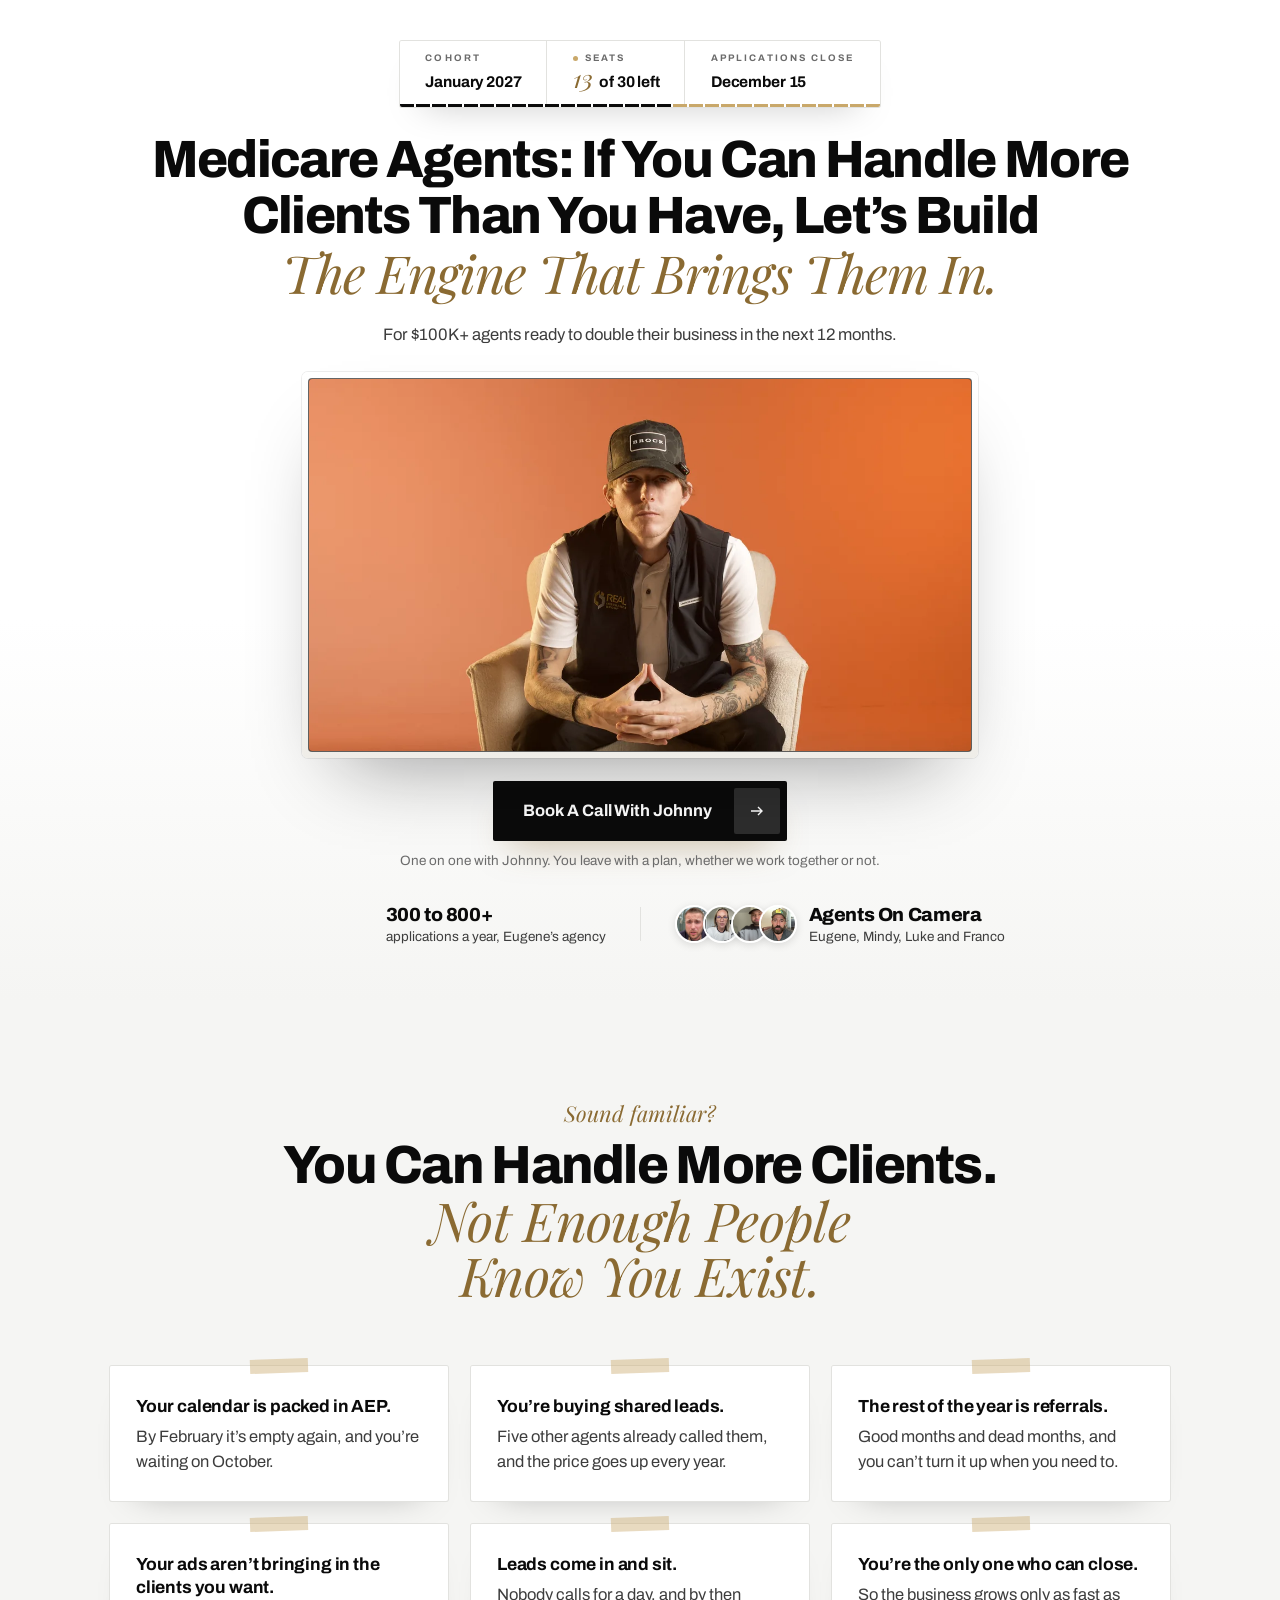
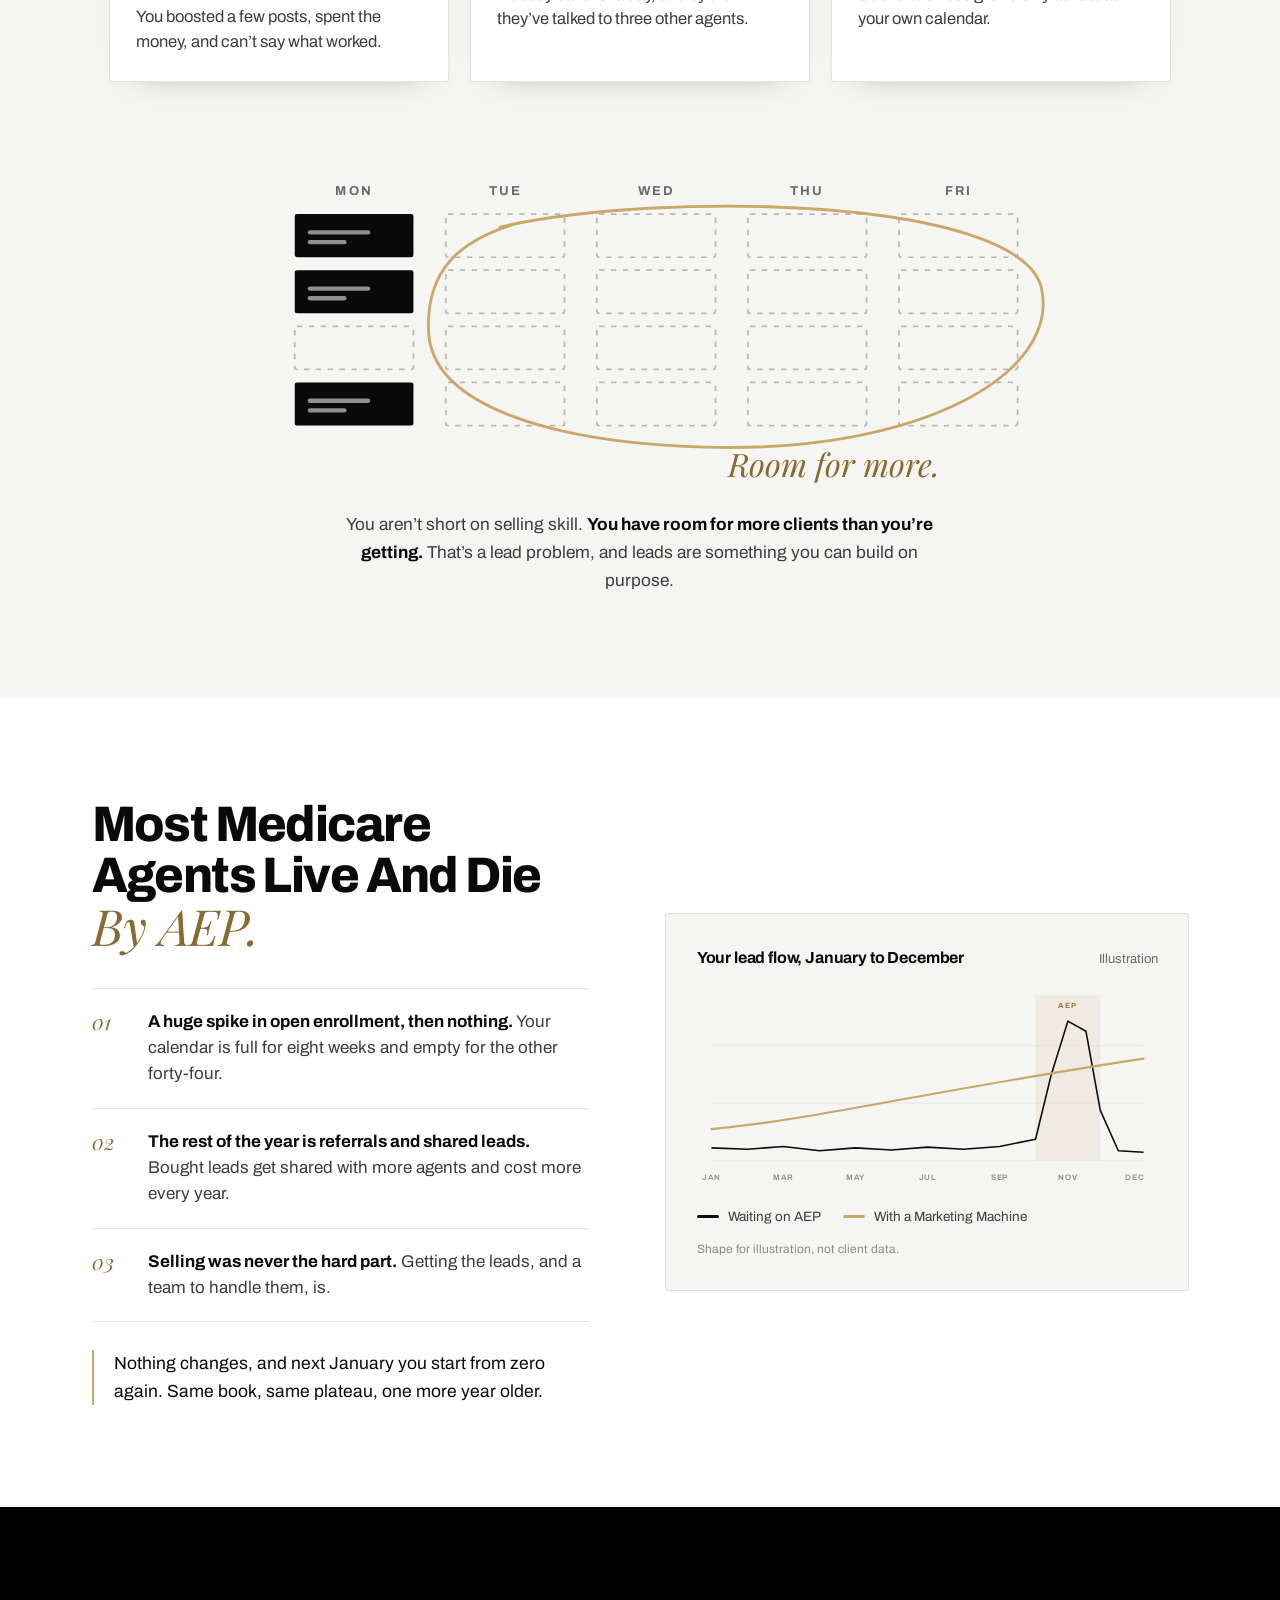
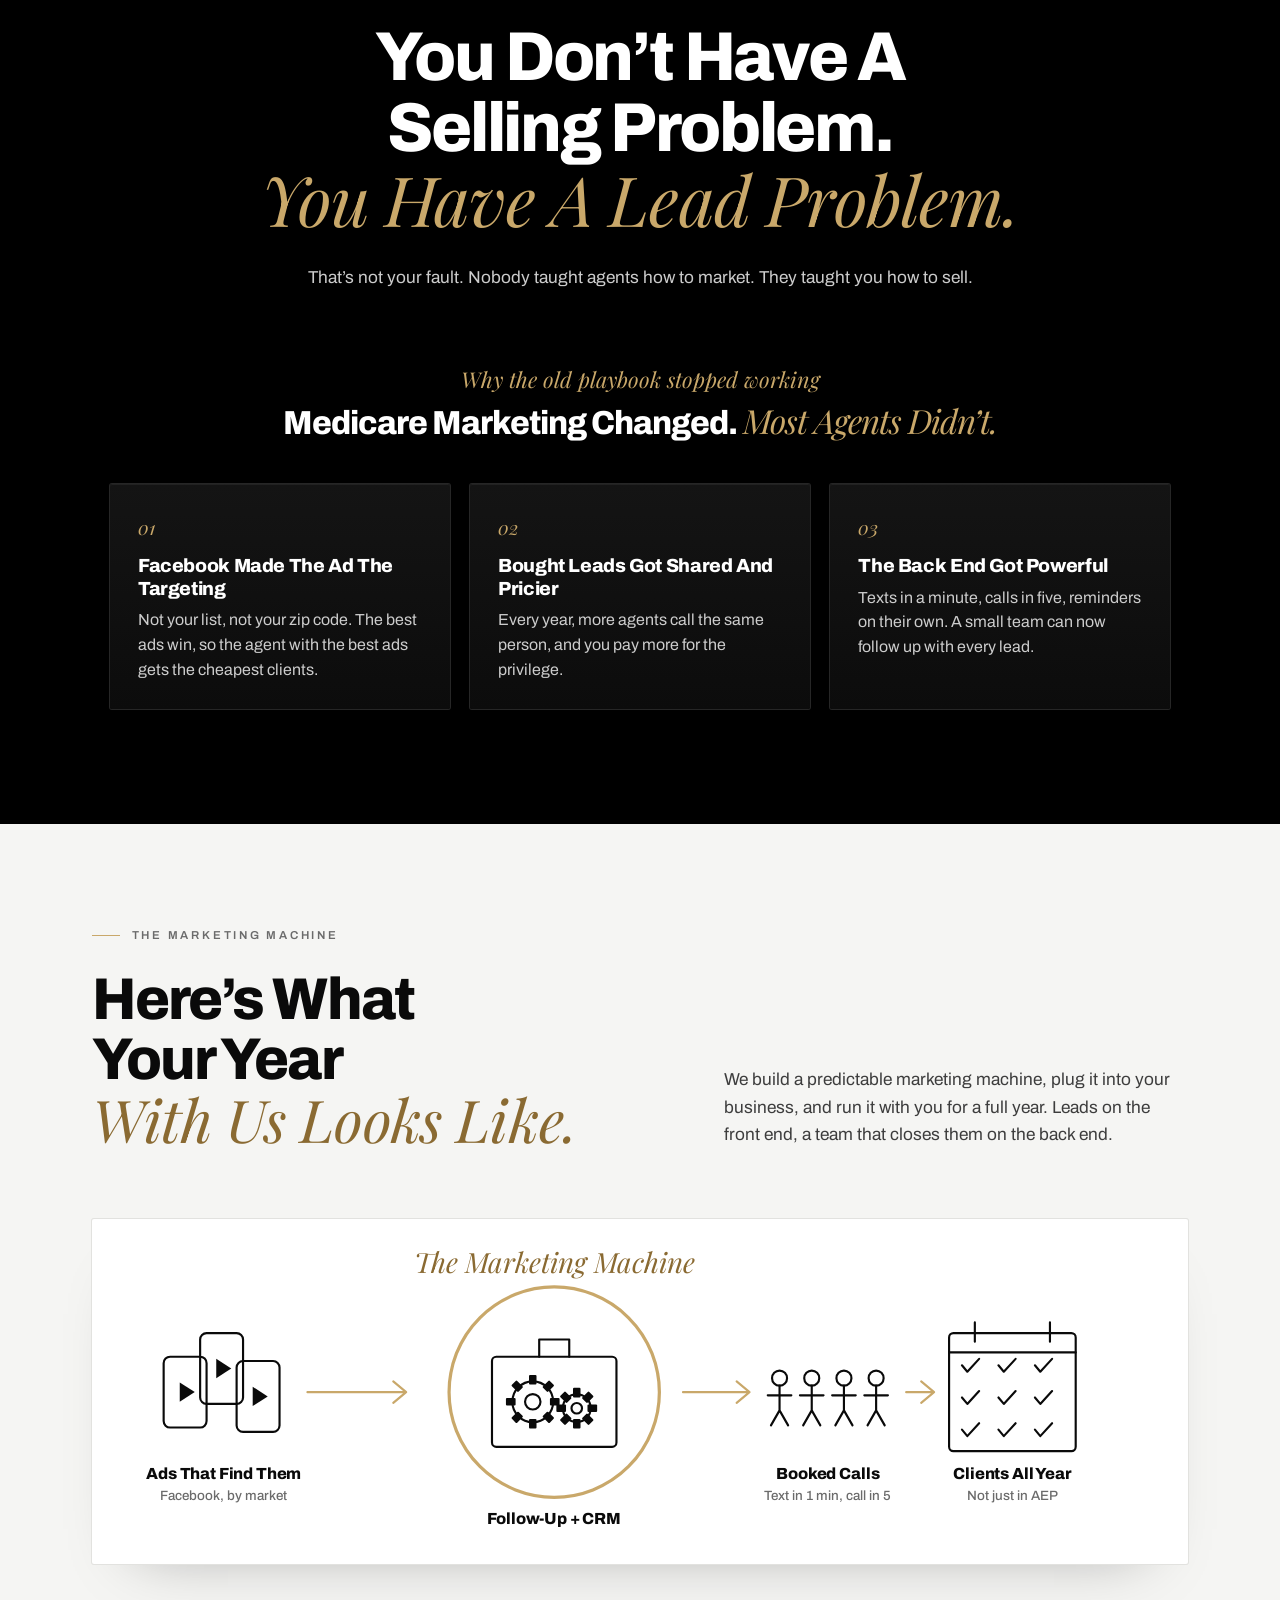
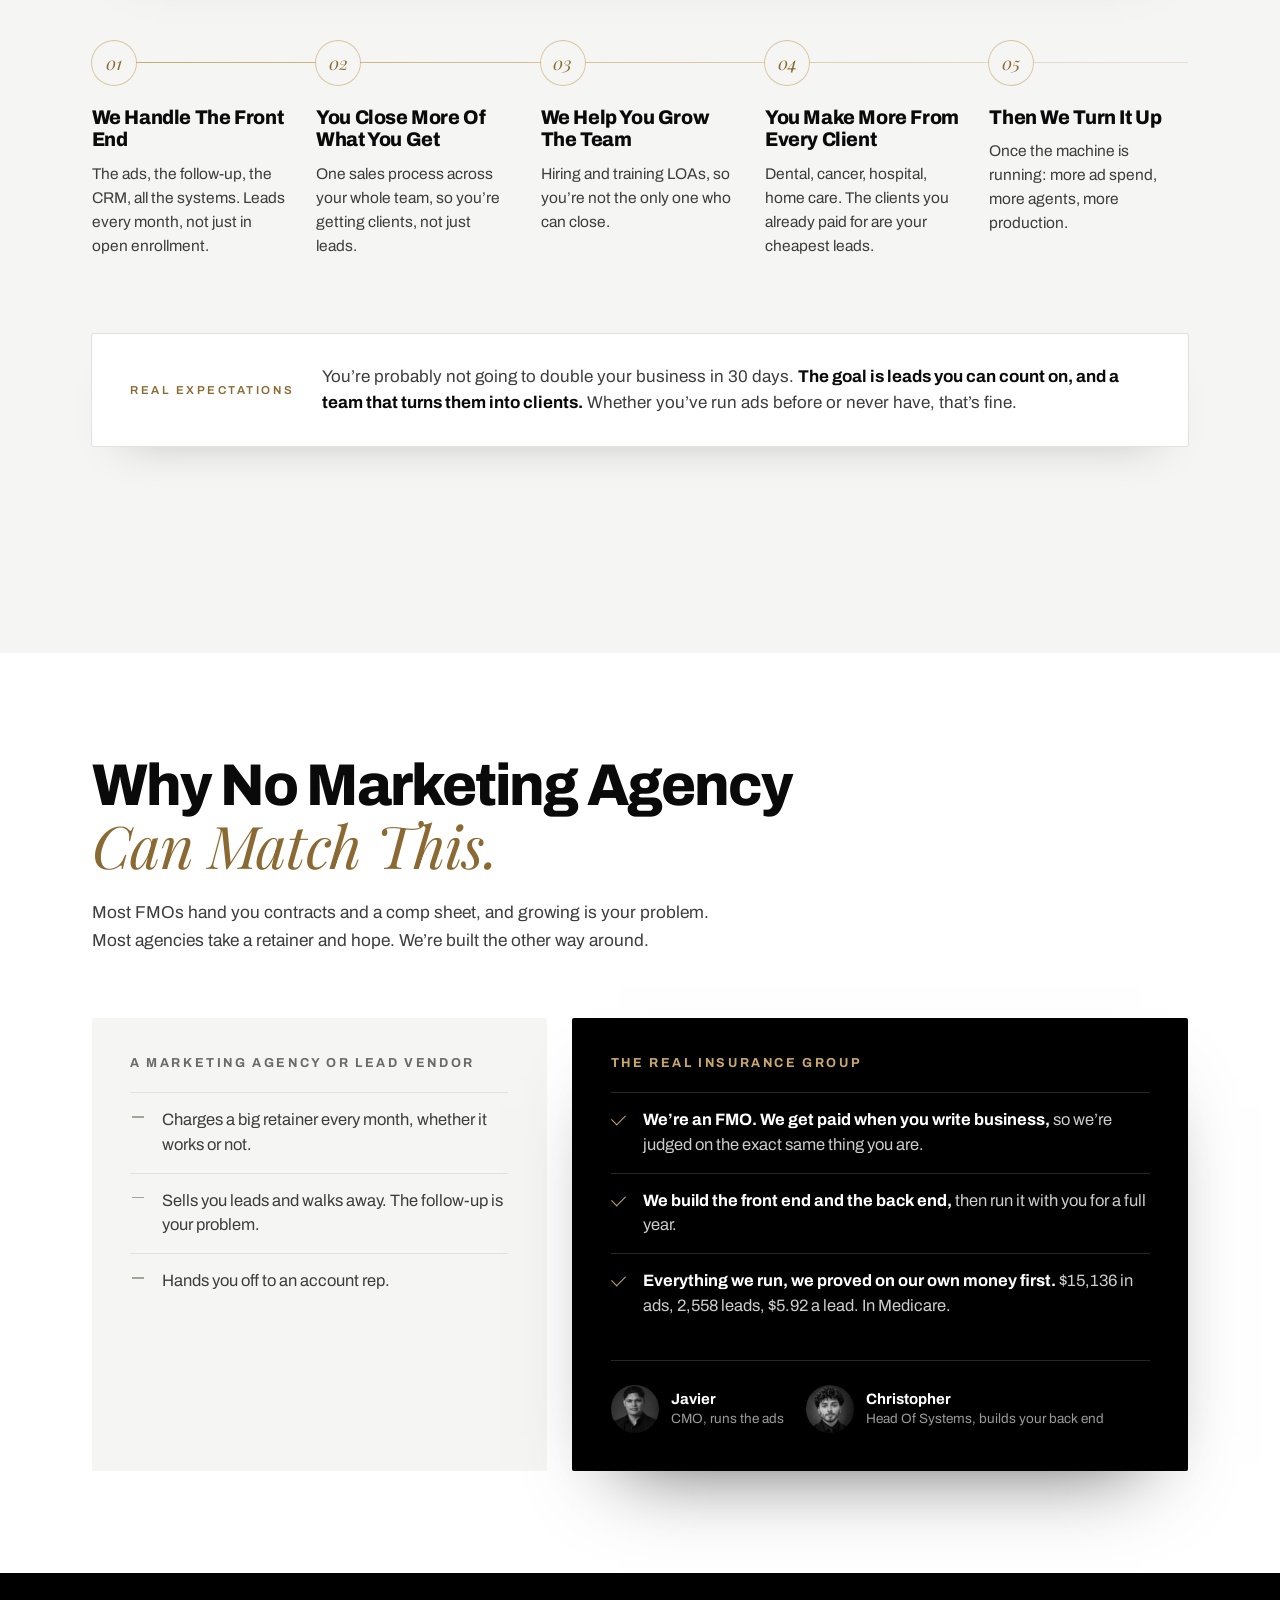
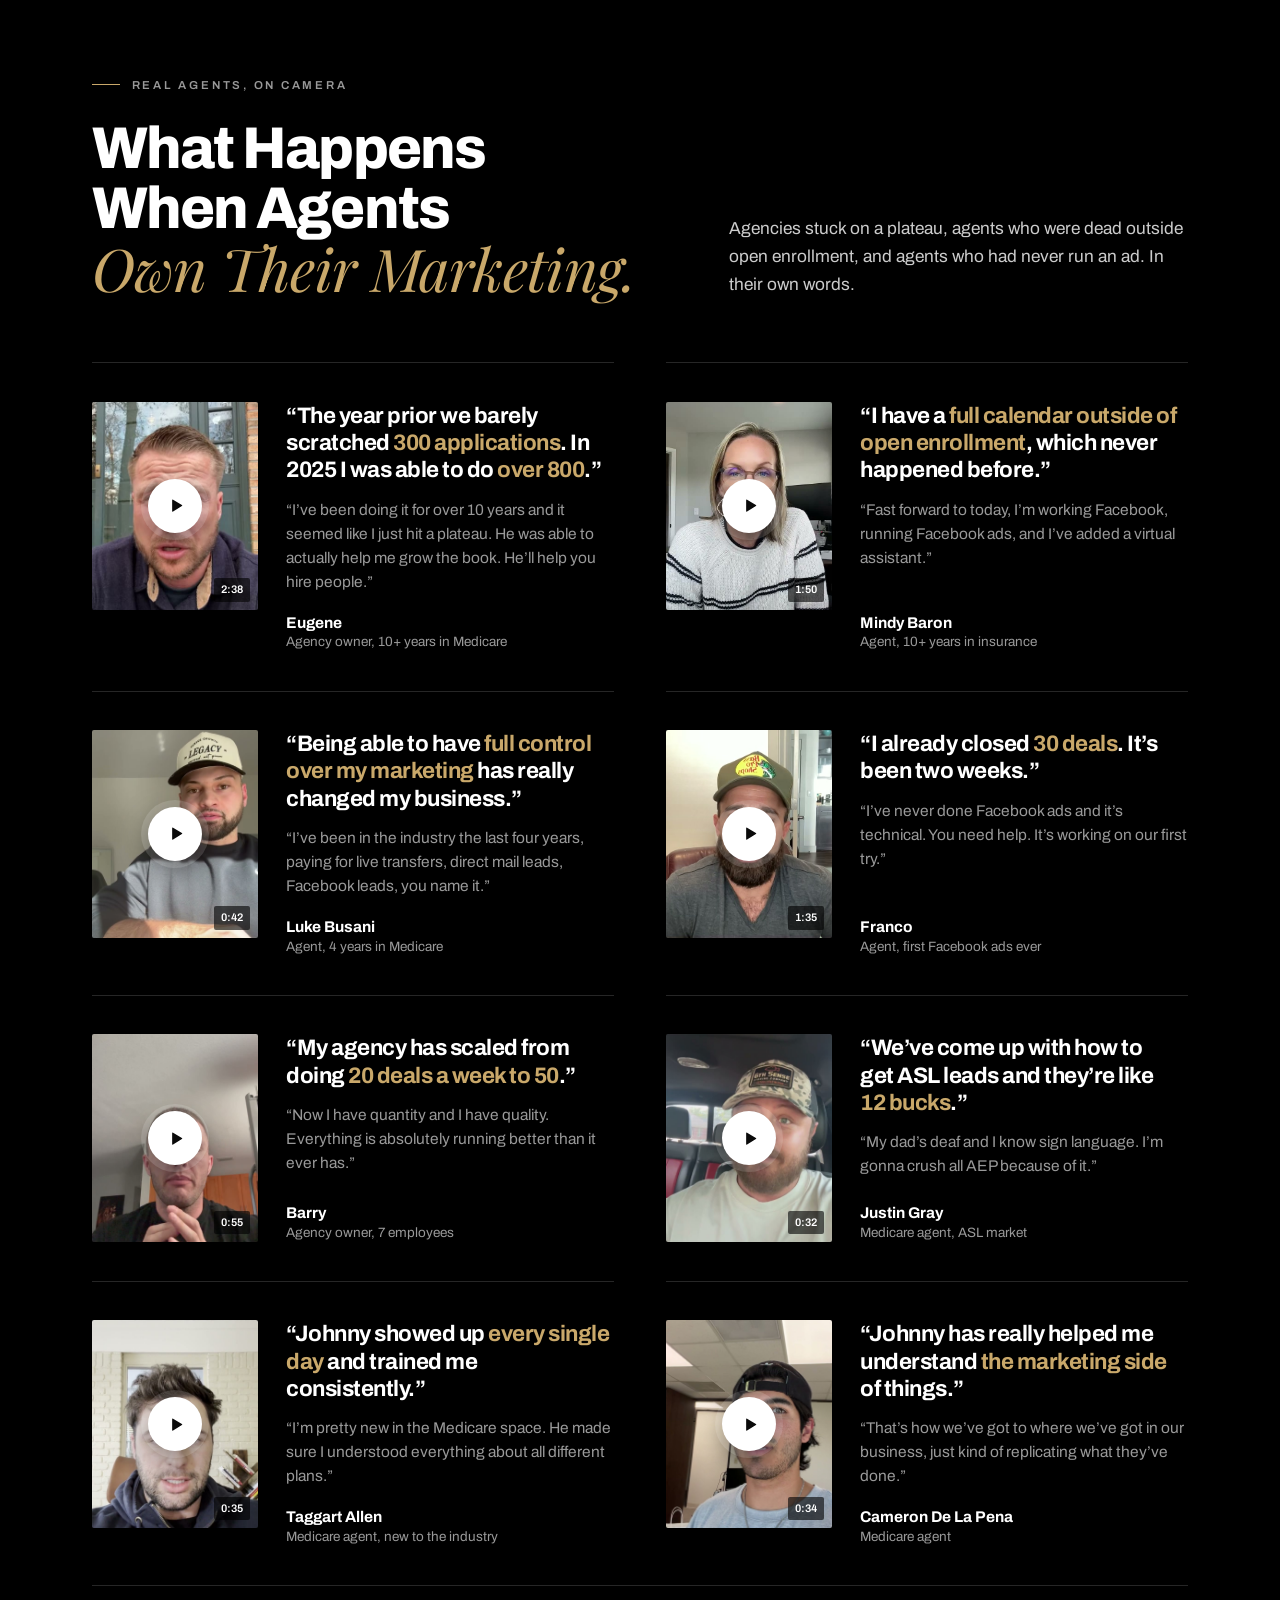
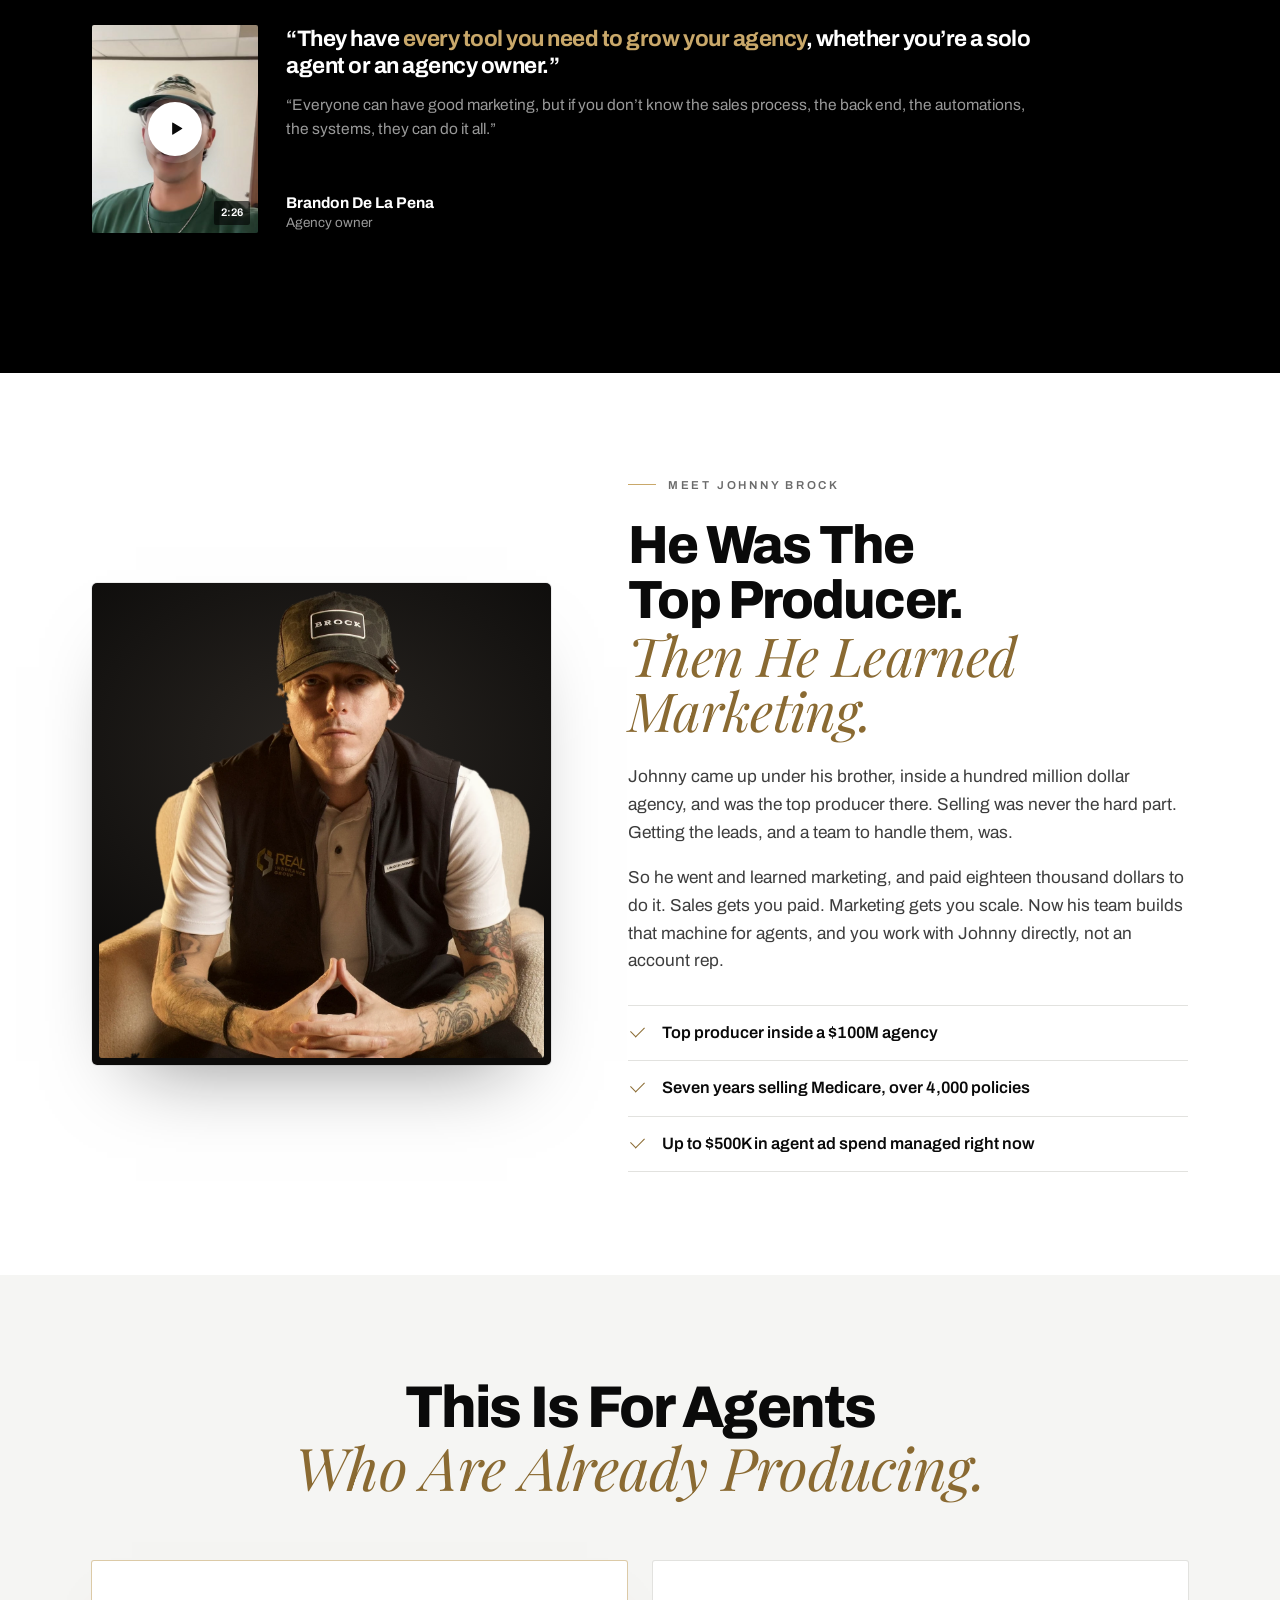
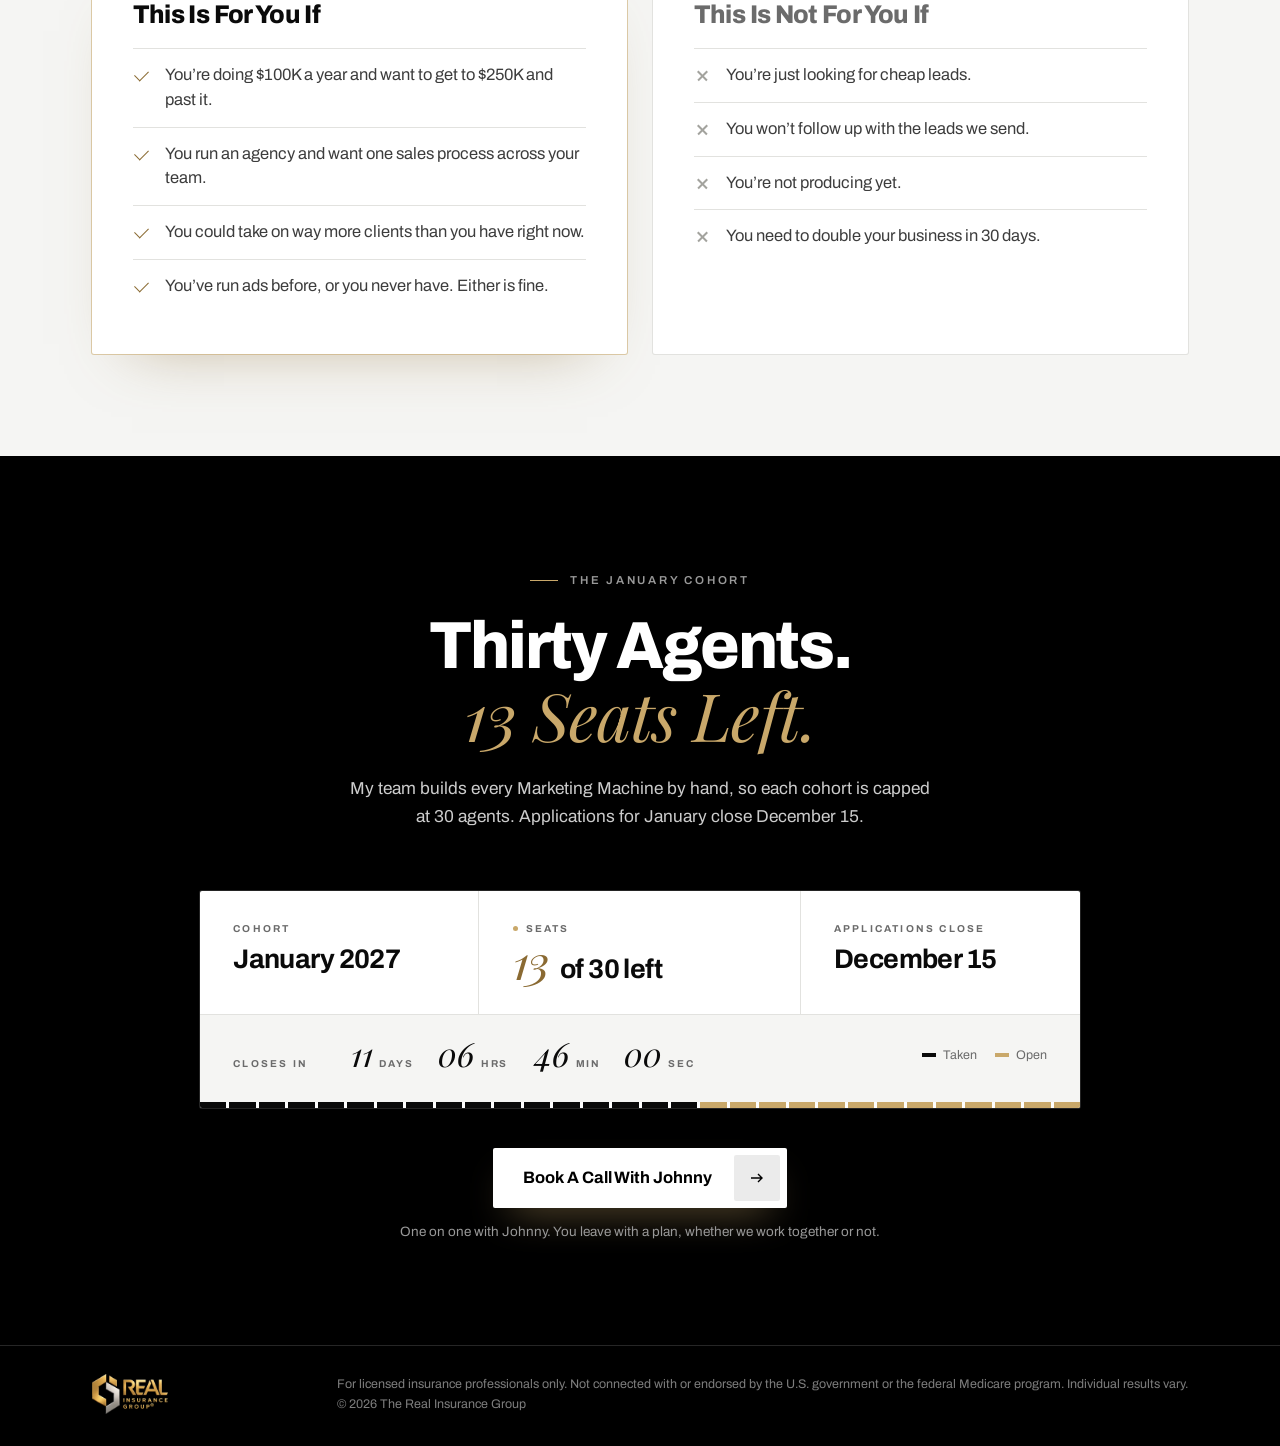
<file: index-photo.html>
<!doctype html>
<html lang="en">
<head>
<meta charset="utf-8">
<meta name="viewport" content="width=device-width,initial-scale=1">
<title>Medicare Agents: More Leads Every Month | The Real Insurance Group</title>
<meta name="description" content="For Medicare agents producing $100K+ a year and agency owners. We build your Marketing Machine and run it with you for a full year.">
<link rel="icon" href="assets/favicon.png?v=1">
<link rel="apple-touch-icon" href="assets/favicon.png?v=1">
<meta name="theme-color" content="#ffffff">
<link rel="preconnect" href="https://fonts.googleapis.com"><link rel="preconnect" href="https://fonts.gstatic.com" crossorigin>
<link href="https://fonts.googleapis.com/css2?family=Archivo:wdth,wght@62..125,400..800&family=Playfair+Display:ital,wght@1,400&family=Caveat:wght@600&display=swap" rel="stylesheet">
<link rel="preload" as="image" href="assets/johnny-point-color.webp">
<script async src="https://javmartz04-ship-it.github.io/brandridge-tracker/t.js" data-client="johnny" data-name="Johnny" data-funnel="Book A Call Photo"></script>
<script async src="https://javmartz04-ship-it.github.io/rig-playbook-optin/ghl/meta.js" data-funnel="call"></script>
<style>
/* The Real Insurance Group, book-a-call (photo, no VSL: split test against index.html).
   Tokens are the live therealinsurancegroup.com set (builds/rig-fmo-website/styles.css):
   black, white, warm ivory, one flat gold. Radius 2px, institutional. Archivo + Playfair italic. */
:root{
  --black:#000;--soft:#0d0d0d;--card:#141414;--line-d:#262626;
  --white:#fff;--paper:#f5f5f3;--ink:#0a0a0a;--body:#3d3d3d;--muted:#6b6b6b;--line:#e2e2df;
  --on-d:#cccccc;--on-d-m:#999999;
  --gold:#c9a86a;--gold-ink:#8a6a32;
  --r:2px;--ease:cubic-bezier(.32,.72,0,1);
  --disp:'Archivo',system-ui,sans-serif;--serif:'Playfair Display',Georgia,serif;
  --pad:clamp(20px,5.6vw,88px);
}
*{box-sizing:border-box;margin:0;padding:0}
html{-webkit-text-size-adjust:100%}
body{font-family:var(--disp);background:var(--white);color:var(--ink);font-size:17px;line-height:1.6;-webkit-font-smoothing:antialiased;overflow-x:clip}
img,video,svg{display:block;max-width:100%}
a{color:inherit;text-decoration:none}
button{font:inherit;color:inherit;background:none;border:0;cursor:pointer}
:focus-visible{outline:2px solid var(--gold);outline-offset:3px}
.wrap{width:100%;max-width:1240px;margin:0 auto;padding:0 var(--pad)}
.dark{background:var(--black);color:var(--white)}
.ivory{background:var(--paper)}

h1,h2,h3{font-family:var(--disp);font-weight:800;letter-spacing:-.032em;line-height:1.02;font-variation-settings:"wdth" 96}
em.e{font-family:var(--serif);font-style:italic;font-weight:400;letter-spacing:-.012em;font-variation-settings:normal;color:var(--gold-ink)}
.dark em.e{color:var(--gold)}
h2{font-size:clamp(36px,4.6vw,68px);text-wrap:balance}
h2 em.e{display:block}
.label{display:flex;align-items:center;gap:12px;font-size:11.5px;font-weight:600;letter-spacing:.24em;text-transform:uppercase;color:var(--muted);margin-bottom:24px}
.label::before{content:"";width:28px;height:1px;background:var(--gold)}
.dark .label{color:var(--on-d-m)}
.lead{font-size:clamp(17px,1.35vw,19.5px);line-height:1.6;color:var(--body)}
.dark .lead{color:var(--on-d)}

/* button-in-button CTA */
.btn{display:inline-flex;align-items:center;gap:22px;padding:7px 7px 7px 30px;border-radius:var(--r);font-weight:700;font-size:16.5px;letter-spacing:-.005em;background:var(--ink);color:var(--white);white-space:nowrap;box-shadow:0 18px 36px -18px rgba(138,106,50,.55);transition:transform .5s var(--ease),box-shadow .5s var(--ease)}
.btn i{display:grid;place-items:center;width:46px;height:46px;border-radius:var(--r);background:rgba(255,255,255,.14);transition:transform .5s var(--ease)}
.btn svg{width:16px;height:16px}
.btn:hover{box-shadow:0 22px 44px -18px rgba(138,106,50,.75)}
.btn:hover i{transform:translateX(3px) scale(1.05)}
.btn:active{transform:scale(.98)}
.dark .btn{background:var(--white);color:var(--black);box-shadow:0 18px 40px -18px rgba(201,168,106,.6)}
.dark .btn i{background:rgba(0,0,0,.08)}
.risk{font-size:13.5px;line-height:1.5;color:var(--muted);margin-top:14px}
.dark .risk{color:var(--on-d-m)}
.cta{margin-top:40px}

/* reveal */
.js .r{opacity:0;transform:translateY(22px);filter:blur(6px);transition:opacity 1s var(--ease),transform 1s var(--ease),filter 1s var(--ease)}
.js .r.in{opacity:1;transform:none;filter:none}

/* ============ 01 HERO ============ */
.hero{position:relative;text-align:center;padding:clamp(20px,2.6svh,30px) 16px clamp(40px,6svh,72px);background:linear-gradient(180deg,#fff 0%,#fff 62%,var(--paper) 100%)}
.logo{width:clamp(92px,7vw,112px);height:auto;margin:0 auto}
.eyebrow{display:inline-flex;align-items:center;gap:12px;margin-top:clamp(18px,3.4svh,40px);font-size:12px;font-weight:600;letter-spacing:.2em;text-transform:uppercase;color:var(--muted)}
.eyebrow::before,.eyebrow::after{content:"";width:24px;height:1px;background:var(--gold)}
.eyebrow b{color:var(--ink);font-weight:700}
.hero h1{margin:clamp(30px,5.6svh,60px) auto 0;font-size:clamp(34px,min(4.1vw,6.2svh),62px);line-height:1.0}
.hero h1 .ln{white-space:nowrap}
.hero h1 .ln{display:block;overflow:hidden;padding-bottom:.06em}
.hero h1 .ln>span{display:block}
.hero h1 em.e{letter-spacing:-.02em}
.js .hero h1 .ln>span{transform:translateY(105%);transition:transform 1.1s var(--ease)}
.js .hero.go h1 .ln>span{transform:none}
.js .hero.go h1 .ln:nth-child(2)>span{transition-delay:.12s}
.js .hero.go h1 .ln:nth-child(3)>span{transition-delay:.24s}
.sub{max-width:38em;margin:clamp(12px,1.8svh,18px) auto 0;font-size:clamp(16.5px,1.3vw,19px);line-height:1.55;color:var(--body);text-wrap:balance}
.sub b{color:var(--ink);font-weight:700}

/* VSL: light double-bezel, sized off the viewport so the button stays in the first screen */
.vsl{position:relative}
.hint{position:absolute;right:100%;top:4%;width:230px;margin-right:6px;color:var(--gold-ink);pointer-events:none;text-align:right}
.hint span{display:block;padding-right:34px;font-family:'Caveat',cursive;font-weight:600;font-size:29px;line-height:1;transform:rotate(-5deg);transform-origin:right bottom}
.hint svg{display:block;width:150px;height:58px;margin:6px 0 0 auto;overflow:visible}
.hint path{fill:none;stroke:currentColor;stroke-width:2.4;stroke-linecap:round;stroke-linejoin:round}
.js .hint{opacity:0;transition:opacity .8s var(--ease) .9s}
.js .hero.go .hint{opacity:1}
.vsl{width:min(100%,clamp(300px,calc((100svh - 520px) * 1.7778),860px));margin:clamp(18px,2.6svh,28px) auto 0;padding:7px;border-radius:6px;background:linear-gradient(180deg,#fff,#efede8);box-shadow:0 0 0 1px rgba(10,10,10,.07),0 1px 0 rgba(255,255,255,.9) inset,0 40px 80px -40px rgba(10,10,10,.45)}
.vsl-in{position:relative;aspect-ratio:16/9;overflow:hidden;border-radius:3px;background:#0b0b0b;box-shadow:0 0 0 1px rgba(0,0,0,.6)}
.vsl-in img.still{position:absolute;inset:0;width:100%;height:100%;object-fit:cover;object-position:50% 30%}
.vsl-in video,.vsl-poster{position:absolute;inset:0;width:100%;height:100%}
.vsl-in video{object-fit:cover;background:#000}
.vsl-poster{background:radial-gradient(120% 90% at 72% 40%,#2a2622 0%,#0c0b0a 62%)}
.vsl-poster img{position:absolute;right:-3%;bottom:0;height:97%;width:auto;max-width:none}
.vsl-poster::after{content:"";position:absolute;inset:0;background:radial-gradient(closest-side at 50% 50%,rgba(0,0,0,.35),rgba(0,0,0,0))}
.vsl-t{position:absolute;z-index:2;left:5.5%;top:50%;transform:translateY(-50%);max-width:44%;text-align:left;color:#fff}
.vsl-t small{display:block;font-size:clamp(9px,.85vw,12px);font-weight:600;letter-spacing:.22em;text-transform:uppercase;color:var(--gold)}
.vsl-t strong{display:block;margin-top:.5em;font-size:clamp(17px,2.15vw,32px);font-weight:800;line-height:1.04;letter-spacing:-.03em}
.vsl-t strong em{font-family:var(--serif);font-style:italic;font-weight:400;color:var(--gold)}
.chip{position:absolute;z-index:3;left:14px;top:14px;display:flex;align-items:center;gap:8px;padding:6px 11px;border-radius:var(--r);font-size:11px;font-weight:600;letter-spacing:.14em;text-transform:uppercase;color:#fff;background:rgba(0,0,0,.55);-webkit-backdrop-filter:blur(8px);backdrop-filter:blur(8px)}
.chip i{width:6px;height:6px;border-radius:50%;background:var(--gold)}
.play{position:absolute;z-index:3;left:50%;top:50%;width:clamp(64px,7vw,92px);height:clamp(64px,7vw,92px);margin:calc(clamp(64px,7vw,92px) / -2) 0 0 calc(clamp(64px,7vw,92px) / -2);display:grid;place-items:center;border-radius:50%;background:#fff;color:var(--ink);box-shadow:0 0 0 10px rgba(255,255,255,.14),0 20px 50px rgba(0,0,0,.5);transition:transform .5s var(--ease),box-shadow .5s var(--ease)}
.play svg{width:28%;height:28%;margin-left:7%}
.play:hover{transform:scale(1.06);box-shadow:0 0 0 16px rgba(255,255,255,.12),0 20px 50px rgba(0,0,0,.5)}
.vsl.on .vsl-poster,.vsl.on .play,.vsl.on .chip{opacity:0;pointer-events:none;transition:opacity .4s var(--ease)}
.vsl-note{position:absolute;z-index:4;left:50%;bottom:16px;transform:translateX(-50%);padding:7px 14px;border-radius:var(--r);font-size:13px;color:#fff;background:rgba(0,0,0,.7);opacity:0;transition:opacity .3s var(--ease);pointer-events:none;white-space:nowrap}
.vsl-note.show{opacity:1}
.hero .cta{margin-top:clamp(18px,2.6svh,28px)}
.hero .risk{margin-top:10px}

/* proof strip */
.proof{display:flex;justify-content:center;align-items:center;flex-wrap:wrap;gap:14px 34px;margin:clamp(22px,3.4svh,40px) auto 0;max-width:980px}
.pf{display:flex;align-items:center;gap:12px;text-align:left;font-size:13.5px;line-height:1.35;color:var(--body)}
.pf b{display:block;font-size:19px;font-weight:800;letter-spacing:-.02em;color:var(--ink)}
.faces{display:flex}
.faces img{width:38px;height:38px;border-radius:50%;object-fit:cover;border:2px solid #fff;margin-left:-10px;box-shadow:0 2px 8px rgba(0,0,0,.12)}
.faces img:first-child{margin-left:0}
.pf-rule{width:1px;height:34px;background:var(--line)}
@media (min-width:641px){.proof{display:grid;grid-template-columns:1fr auto 1fr;gap:0 34px}.proof .pf:first-child{justify-content:flex-end}}

/* ============ 02 PROBLEM ============ */
.problem{padding:clamp(80px,8vw,116px) 0}
.pr-grid{display:grid;grid-template-columns:minmax(0,1fr) minmax(0,1.05fr);gap:clamp(40px,6vw,96px);align-items:center}
.problem h2{font-size:clamp(34px,3.9vw,58px)}
.pr-list{list-style:none;margin-top:36px;border-top:1px solid var(--line)}
.pr-list li{display:grid;grid-template-columns:44px 1fr;gap:12px;padding:20px 0;border-bottom:1px solid var(--line);font-size:17px;line-height:1.55;color:var(--body)}
.pr-list .n{font-family:var(--serif);font-style:italic;font-size:21px;line-height:1.2;color:var(--gold-ink)}
.pr-list b{color:var(--ink)}
.chart{padding:clamp(22px,2.4vw,34px);border-radius:var(--r);background:var(--paper);box-shadow:0 0 0 1px var(--line)}
.chart-h{display:flex;justify-content:space-between;align-items:baseline;gap:16px;font-size:13px;color:var(--muted)}
.chart-h strong{font-size:16px;font-weight:700;color:var(--ink);letter-spacing:-.01em}
.chart svg{width:100%;height:auto;margin-top:18px;overflow:visible}
.chart .ax{font:600 11px var(--disp);letter-spacing:.08em;fill:#8d8d88}
.chart .aep{fill:rgba(201,168,106,.13)}
.chart .aep-t{font:600 10.5px var(--disp);letter-spacing:.18em;fill:var(--gold-ink)}
.chart .l-old{fill:none;stroke:var(--ink);stroke-width:2.2;stroke-linejoin:round}
.chart .l-new{fill:none;stroke:var(--gold);stroke-width:3;stroke-linecap:round;stroke-linejoin:round}
.chart .grid{stroke:#e3e2dd;stroke-width:1}
.js .chart path.draw{stroke-dasharray:var(--len);stroke-dashoffset:var(--len);transition:stroke-dashoffset 2.2s var(--ease)}
.js .chart.in path.draw{stroke-dashoffset:0}
.js .chart.in path.l-new.draw{transition-delay:.5s}
.key{display:flex;flex-wrap:wrap;gap:8px 22px;margin-top:16px;font-size:13.5px;color:var(--body)}
.key span{display:flex;align-items:center;gap:9px}
.key i{width:22px;height:3px;border-radius:2px;background:var(--ink)}
.key i.g{background:var(--gold)}
.chart-f{margin-top:12px;font-size:12px;color:#8d8d88}
.agitate{margin-top:28px;padding-left:20px;border-left:2px solid var(--gold);font-size:17.5px;line-height:1.55;color:var(--ink)}

/* ============ 03 REFRAME ============ */
.reframe{padding:clamp(84px,9vw,128px) 0;text-align:center}
.reframe h2{font-size:clamp(38px,5.4vw,82px);max-width:13em;margin:0 auto}
.reframe .lead{max-width:40em;margin:30px auto 0}
.shifts{display:grid;grid-template-columns:repeat(3,minmax(0,1fr));margin:clamp(48px,5vw,72px) auto 0;max-width:1060px;border-top:1px solid var(--line-d);text-align:left}
.shifts div{padding:26px 28px 6px;border-left:1px solid var(--line-d)}
.shifts div:first-child{border-left:0;padding-left:0}
.shifts small{display:block;font-family:var(--serif);font-style:italic;font-size:19px;color:var(--gold)}
.shifts p{margin-top:10px;font-size:16px;line-height:1.55;color:var(--on-d)}
.shifts p b{color:#fff}

/* ============ 04 MECHANISM ============ */
.machine{padding:clamp(80px,8vw,116px) 0}
.m-head{display:grid;grid-template-columns:minmax(0,1.1fr) minmax(0,.9fr);gap:clamp(32px,5vw,80px);align-items:end}
.rail{position:relative;list-style:none;display:grid;grid-template-columns:repeat(5,minmax(0,1fr));gap:clamp(18px,2vw,30px);margin-top:clamp(52px,6vw,80px)}
.rail::before{content:"";position:absolute;left:0;right:0;top:21px;height:1px;background:linear-gradient(90deg,var(--gold),rgba(201,168,106,.25))}
.rail li{position:relative}
.rail .n{position:relative;display:inline-grid;place-items:center;width:44px;height:44px;border-radius:50%;background:var(--paper);box-shadow:0 0 0 1px rgba(201,168,106,.6);font-family:var(--serif);font-style:italic;font-size:18px;color:var(--gold-ink)}
.rail h3{margin-top:22px;font-size:clamp(19px,1.55vw,23px);line-height:1.12;letter-spacing:-.02em}
.rail p{margin-top:10px;font-size:15.5px;line-height:1.55;color:var(--body)}
.expect{display:grid;grid-template-columns:auto 1fr auto;gap:28px;align-items:center;margin-top:clamp(52px,6vw,76px);padding:30px clamp(22px,3vw,40px);border-radius:var(--r);background:#fff;box-shadow:0 0 0 1px var(--line),0 24px 48px -32px rgba(10,10,10,.25)}
.expect small{font-size:11.5px;font-weight:600;letter-spacing:.22em;text-transform:uppercase;color:var(--gold-ink);white-space:nowrap}
.expect p{font-size:17px;line-height:1.55;color:var(--body)}
.expect p b{color:var(--ink)}
.m-cta{display:flex;align-items:center;gap:26px;flex-wrap:wrap;margin-top:44px}
.m-cta .risk{margin:0;max-width:24em}

/* ============ 05 WHY AN FMO ============ */
.why{padding:clamp(80px,8vw,116px) 0}
.why h2{max-width:12em}
.why .lead{max-width:36em;margin-top:24px}
.vs{display:grid;grid-template-columns:minmax(0,.85fr) minmax(0,1.15fr);gap:clamp(16px,2vw,28px);margin-top:clamp(44px,5vw,68px)}
.vs-col{padding:clamp(26px,3vw,42px);border-radius:var(--r)}
.vs-col h3{font-size:13px;font-weight:700;letter-spacing:.2em;text-transform:uppercase}
.vs-col ul{list-style:none;margin-top:22px}
.vs-col li{position:relative;padding:15px 0 15px 32px;border-top:1px solid var(--line);font-size:16.5px;line-height:1.5}
.vs-col li::before{content:"";position:absolute;left:2px;top:23px;width:12px;height:1.5px;background:#a3a39e}
.vs-a{background:var(--paper);color:var(--body)}
.vs-a h3{color:var(--muted)}
.vs-b{background:var(--black);color:#fff;box-shadow:0 40px 80px -48px rgba(0,0,0,.7)}
.vs-b h3{color:var(--gold)}
.vs-b li{border-top-color:var(--line-d);color:var(--on-d)}
.vs-b li b{color:#fff}
.vs-b li::before{width:12px;height:7px;top:21px;left:1px;background:none;border-left:1.5px solid var(--gold);border-bottom:1.5px solid var(--gold);transform:rotate(-45deg)}
.team{display:flex;gap:22px;flex-wrap:wrap;margin-top:26px;padding-top:24px;border-top:1px solid var(--line-d)}
.tm{display:flex;align-items:center;gap:12px;font-size:13.5px;line-height:1.35;color:var(--on-d-m)}
.tm img{width:48px;height:48px;border-radius:50%;object-fit:cover;filter:grayscale(1)}
.tm b{display:block;font-size:15px;color:#fff}

/* ============ 06 PROOF ============ */
.results{padding:clamp(80px,8vw,116px) 0}
.rs-head{display:grid;grid-template-columns:minmax(0,1fr) minmax(0,.8fr);gap:clamp(32px,5vw,80px);align-items:end}
.ts{display:grid;grid-template-columns:repeat(2,minmax(0,1fr));gap:0 clamp(32px,4vw,64px);margin-top:clamp(44px,5vw,64px)}
.t{display:grid;grid-template-columns:clamp(150px,13vw,190px) minmax(0,1fr);gap:clamp(20px,2.2vw,32px);padding:clamp(28px,3vw,40px) 0;border-top:1px solid var(--line-d)}
.t.wide{grid-column:1/-1;grid-template-columns:clamp(150px,13vw,190px) minmax(0,1fr)}
.t.wide .tq{max-width:44em}
.tv{position:relative;aspect-ratio:4/5;overflow:hidden;border-radius:var(--r);background:#111}
.tv video,.tv img{position:absolute;inset:0;width:100%;height:100%;object-fit:cover}
.tv .play{width:54px;height:54px;margin:-27px 0 0 -27px;box-shadow:0 0 0 7px rgba(255,255,255,.14),0 12px 30px rgba(0,0,0,.5)}
.tv.on img,.tv.on .play{opacity:0;pointer-events:none}
.tv .len{position:absolute;right:8px;bottom:8px;padding:3px 7px;border-radius:var(--r);font-size:11px;font-weight:600;color:#fff;background:rgba(0,0,0,.6)}
.tv.on .len{display:none}
.tq{display:flex;flex-direction:column}
.tq blockquote{font-size:clamp(20px,1.75vw,26px);font-weight:700;line-height:1.22;letter-spacing:-.022em;color:#fff;text-wrap:pretty}
.tq blockquote .g{color:var(--gold)}
.tq p{margin-top:14px;font-size:15.5px;line-height:1.55;color:var(--on-d-m)}
.tq cite{margin-top:auto;padding-top:18px;font-style:normal;font-size:13.5px;line-height:1.4;color:var(--on-d-m)}
.tq cite b{display:block;font-size:15.5px;color:#fff}
.receipt{margin-top:clamp(36px,4vw,56px);padding:clamp(20px,2.4vw,30px);border-radius:var(--r);background:#fff;color:var(--ink)}
.receipt-h{display:flex;justify-content:space-between;align-items:baseline;flex-wrap:wrap;gap:8px 24px;margin-bottom:16px}
.receipt-h strong{font-size:clamp(18px,1.6vw,22px);font-weight:800;letter-spacing:-.02em}
.receipt-h strong span{color:var(--gold-ink)}
.receipt-h small{font-size:12.5px;color:var(--muted)}
.receipt img{width:100%;height:auto;border-radius:2px;box-shadow:0 0 0 1px var(--line)}
.receipt .m{display:none}

/* ============ 07 HOST ============ */
.host{padding:clamp(80px,8vw,116px) 0}
.h-grid{display:grid;grid-template-columns:minmax(0,.82fr) minmax(0,1fr);gap:clamp(40px,6vw,100px);align-items:center}
.h-photo{padding:7px;border-radius:5px;background:linear-gradient(180deg,#fff,#efede8);box-shadow:0 0 0 1px rgba(10,10,10,.07),0 40px 80px -44px rgba(10,10,10,.5)}
.h-photo{background:radial-gradient(110% 80% at 50% 35%,#2a2622 0%,#0c0b0a 70%)}
.h-photo img{width:100%;height:auto;aspect-ratio:4/4.2;object-fit:cover;object-position:50% 0;border-radius:3px}
.host h2{font-size:clamp(36px,4.2vw,62px)}
.host .lead+.lead{margin-top:18px}
.host h2+.lead{margin-top:26px}
.ticks{list-style:none;margin-top:30px;border-top:1px solid var(--line)}
.ticks li{position:relative;padding:14px 0 14px 34px;border-bottom:1px solid var(--line);font-size:16.5px;font-weight:600;color:var(--ink)}
.ticks li::before{content:"";position:absolute;left:3px;top:20px;width:12px;height:7px;border-left:1.5px solid var(--gold-ink);border-bottom:1.5px solid var(--gold-ink);transform:rotate(-45deg)}
.sig{margin-top:26px;font-family:var(--serif);font-style:italic;font-size:22px;color:var(--ink)}

/* ============ 08 QUALIFY ============ */
.qualify{padding:clamp(80px,8vw,116px) 0}
.qualify h2{text-align:center;max-width:13em;margin:0 auto}
.q-grid{display:grid;grid-template-columns:repeat(2,minmax(0,1fr));gap:clamp(16px,2vw,28px);margin-top:clamp(44px,5vw,64px)}
.qc{padding:clamp(28px,3.2vw,46px);border-radius:var(--r);background:#fff;box-shadow:0 0 0 1px var(--line)}
.qc.yes{box-shadow:0 0 0 1px rgba(201,168,106,.55),0 30px 60px -40px rgba(138,106,50,.5)}
.qc h3{font-size:clamp(22px,2vw,28px);letter-spacing:-.025em}
.qc ul{list-style:none;margin-top:20px}
.qc li{position:relative;padding:14px 0 14px 32px;border-top:1px solid var(--line);font-size:16.5px;line-height:1.5;color:var(--body)}
.qc.yes li::before{content:"";position:absolute;left:2px;top:21px;width:12px;height:7px;border-left:1.5px solid var(--gold-ink);border-bottom:1.5px solid var(--gold-ink);transform:rotate(-45deg)}
.qc.no li::before,.qc.no li::after{content:"";position:absolute;left:2px;top:26px;width:13px;height:1.5px;background:#a3a39e;transform:rotate(45deg)}
.qc.no li::after{transform:rotate(-45deg)}
.qc.no h3{color:var(--muted)}

/* ============ 09 CLOSE ============ */
.close{padding:clamp(88px,9vw,128px) 0 0;text-align:center;overflow:hidden}
.close h2{font-size:clamp(38px,5.2vw,78px);max-width:12em;margin:0 auto}
.close .lead{max-width:34em;margin:26px auto 0}
.close .cta{margin:40px 0 clamp(80px,8vw,112px)}
.close-photo{width:min(560px,86vw);margin:clamp(48px,6vw,80px) auto 0}
.close-photo img{width:100%;height:auto}
.foot{border-top:1px solid var(--line-d);padding:28px 0 32px;font-size:12.5px;line-height:1.6;color:#7d7d7d}
.foot .wrap{display:flex;justify-content:space-between;gap:16px 32px;flex-wrap:wrap;text-align:left}
.foot img{width:76px;height:auto}

/* ============ SURVEY POP-UP (from rig-fmo-website, no logo per Javier) ============ */
#sv{position:fixed;inset:0;z-index:99999;display:flex;align-items:flex-start;justify-content:center;padding:40px 16px;overflow-y:auto;-webkit-overflow-scrolling:touch;opacity:0;visibility:hidden;pointer-events:none;transition:opacity .35s var(--ease),visibility 0s .35s}
#sv.open{opacity:1;visibility:visible;pointer-events:auto;transition:opacity .35s var(--ease),visibility 0s}
#sv .scrim{position:fixed;inset:0;background:rgba(0,0,0,.72);-webkit-backdrop-filter:blur(12px);backdrop-filter:blur(12px)}
#sv .mcard{position:relative;width:100%;max-width:760px;margin:auto;overflow:hidden;background:#fff;color:var(--ink);border-radius:18px;box-shadow:0 50px 120px rgba(0,0,0,.55);transform:translateY(24px) scale(.98);transition:transform .55s var(--ease)}
#sv.open .mcard{transform:none}
#sv .sv-bar{height:3px;background:#efefec}
#sv .sv-bar i{display:block;height:100%;width:0;background:var(--gold);transition:width .6s var(--ease)}
#sv .sv-top{position:relative;height:28px}
#sv .sv-x{position:absolute;right:16px;top:16px;width:40px;height:40px;display:grid;place-items:center;color:var(--muted);border-radius:50%;transition:background .3s var(--ease),color .3s var(--ease)}
#sv .sv-x:hover{background:#f2f2ef;color:var(--ink)}
#sv .sv-x svg{width:16px;height:16px}
#sv .stage{padding:34px 56px 52px}
#sv .step{animation:svIn .55s var(--ease)}
#sv .step.back{animation-name:svBack}
@keyframes svIn{from{opacity:0;transform:translateX(18px)}}
@keyframes svBack{from{opacity:0;transform:translateX(-18px)}}
#sv .sv-c{display:flex;align-items:center;justify-content:space-between;min-height:24px;font-size:12.5px;font-weight:600;letter-spacing:.16em}
#sv .sv-n{color:var(--gold-ink)}
#sv .sv-n b{font-weight:700;color:var(--ink)}
#sv .sv-b{padding:4px 0;font-size:12px;font-weight:600;letter-spacing:.14em;text-transform:uppercase;color:var(--muted)}
#sv .sv-b:hover{color:var(--ink)}
#sv .q{font-size:clamp(28px,3.5vw,42px);line-height:1.08;margin-top:14px;outline:0;text-wrap:balance}
#sv .help{margin-top:12px;font-size:17px;line-height:1.5;color:var(--muted)}
#sv .opts{display:grid;gap:12px;margin-top:30px}
#sv .opt{display:flex;align-items:center;gap:16px;width:100%;min-height:72px;padding:14px 22px;font-size:18px;font-weight:500;color:var(--ink);text-align:left;background:#fff;border:1px solid #e4e4e0;border-radius:14px;box-shadow:0 1px 2px rgba(0,0,0,.03),0 8px 20px -14px rgba(0,0,0,.14);transition:border-color .25s var(--ease),transform .25s var(--ease),box-shadow .25s var(--ease)}
#sv .opt:hover{border-color:var(--gold);transform:translateY(-1px)}
#sv .key{flex:none;width:34px;height:34px;display:grid;place-items:center;font-size:13px;font-weight:700;color:var(--muted);background:#f6f6f3;border:1px solid #e9e9e5;border-radius:9px}
#sv .tx{flex:1}
#sv .opt[aria-checked="true"]{border-color:var(--ink);box-shadow:inset 0 0 0 1px var(--ink)}
#sv .opt[aria-checked="true"] .key{background:var(--ink);border-color:var(--ink);color:#fff}
#sv .flds{display:grid;gap:18px;margin-top:28px}
#sv .fld label{display:block;font-size:12px;font-weight:700;letter-spacing:.14em;text-transform:uppercase}
#sv .in{display:block;width:100%;height:60px;margin-top:9px;padding:0 20px;font:inherit;font-size:18px;color:var(--ink);background:#fff;border:1px solid #e4e4e0;border-radius:14px;outline:0;transition:border-color .25s var(--ease),box-shadow .25s var(--ease)}
#sv .in::placeholder{color:#a9a9a4}
#sv .in:focus{border-color:var(--gold);box-shadow:0 0 0 4px rgba(201,168,106,.18)}
#sv .in.bad{border-color:#b3261e}
#sv .err{margin-top:7px;font-size:14.5px;font-weight:600;color:#b3261e}
#sv .btn{margin-top:30px;border-radius:999px;box-shadow:none}
#sv .btn i{border-radius:50%}
#sv .btn[disabled]{opacity:.6;cursor:progress}
#sv .micro{margin-top:14px;font-size:13px;color:var(--muted)}


/* ============ 01b SOUND FAMILIAR ============ */
.familiar{padding:clamp(80px,8vw,116px) 0;background:var(--paper);text-align:center}
.kick{display:block;font-family:var(--serif);font-style:italic;font-size:clamp(20px,1.7vw,25px);line-height:1;color:var(--gold-ink);margin-bottom:14px}
.familiar h2{font-size:clamp(34px,4.2vw,62px);max-width:14em;margin:0 auto}
.notes{list-style:none;display:grid;grid-template-columns:repeat(3,minmax(0,1fr));gap:clamp(16px,1.8vw,24px);max-width:1060px;margin:clamp(44px,5vw,64px) auto 0;text-align:left}
.notes li{position:relative;padding:30px 26px 26px;border-radius:var(--r);background:#fff;font-size:16.5px;line-height:1.5;color:var(--body);box-shadow:0 0 0 1px var(--line),0 1px 0 #fff inset,0 18px 36px -28px rgba(10,10,10,.35);transition:transform .6s var(--ease)}
.notes li::before{content:"";position:absolute;top:-7px;left:50%;width:58px;height:14px;margin-left:-29px;background:rgba(201,168,106,.42);transform:rotate(-2deg)}
.notes li:nth-child(odd){transform:rotate(-.6deg)}
.notes li:nth-child(even){transform:rotate(.5deg)}
.notes li:hover{transform:rotate(0) translateY(-3px)}
.notes li b{display:block;margin-bottom:6px;font-size:17.5px;line-height:1.3;letter-spacing:-.01em;color:var(--ink)}
.room{max-width:820px;margin:clamp(56px,6vw,80px) auto 0}
.room svg{width:100%;height:auto;overflow:visible}
.room .ln{fill:none;stroke:var(--ink);stroke-width:2;stroke-linecap:round;stroke-linejoin:round}
.room .bk{fill:var(--ink)}
.room .bk-t{fill:rgba(255,255,255,.55)}
.room .em{fill:none;stroke:#b9b8b2;stroke-width:1.6;stroke-dasharray:5 6}
.room .ring{fill:none;stroke:var(--gold);stroke-width:2.6;stroke-linecap:round}
.room .day{font:700 12px var(--disp);letter-spacing:.16em;fill:var(--muted)}
.room .rm{font:italic 400 30px var(--serif);fill:var(--gold-ink)}
.room .cap{font:600 12px var(--disp);letter-spacing:.12em;fill:var(--muted)}
.js .room .ring{stroke-dasharray:var(--len);stroke-dashoffset:var(--len);transition:stroke-dashoffset 1.8s var(--ease) .3s}
.js .room.in .ring{stroke-dashoffset:0}
.room-t{max-width:34em;margin:30px auto 0;font-size:clamp(17px,1.35vw,19.5px);line-height:1.6;color:var(--body)}
.room-t b{color:var(--ink)}

/* old playbook cards, inside the reframe band */
.old{margin:clamp(56px,6vw,80px) auto 0;max-width:1060px}
.old .kick{color:var(--gold)}
.old h3{font-size:clamp(26px,2.6vw,38px);letter-spacing:-.03em}
.old h3 em{font-family:var(--serif);font-style:italic;font-weight:400;color:var(--gold)}
.shifts{border-top:0;gap:clamp(14px,1.6vw,22px);margin-top:clamp(30px,3.4vw,44px)}
.shifts div,.shifts div:first-child{padding:28px 28px 26px;border:0;border-radius:var(--r);background:linear-gradient(180deg,#141414,#0c0c0c);box-shadow:0 0 0 1px var(--line-d),0 1px 0 rgba(255,255,255,.06) inset}
.shifts h4{margin-top:12px;font-size:19px;font-weight:800;line-height:1.2;letter-spacing:-.02em;color:#fff}
.shifts p{margin-top:8px}

/* the machine diagram */
.engine{margin:clamp(48px,5.5vw,72px) auto 0;padding:clamp(24px,3vw,40px) clamp(16px,2.6vw,40px);border-radius:var(--r);background:#fff;box-shadow:0 0 0 1px var(--line),0 30px 60px -44px rgba(10,10,10,.35)}
.engine svg{width:100%;height:auto;overflow:visible}
.engine .ln{fill:none;stroke:var(--ink);stroke-width:2;stroke-linecap:round;stroke-linejoin:round}
.engine .fl{fill:var(--ink)}
.engine .ring{fill:none;stroke:var(--gold);stroke-width:3}
.engine .ttl{font:italic 400 26px var(--serif);fill:var(--gold-ink)}
.engine .lb{font:800 15px var(--disp);letter-spacing:-.01em;fill:var(--ink)}
.engine .sb{font:500 12.5px var(--disp);fill:var(--muted)}
.engine .ar{fill:none;stroke:var(--gold);stroke-width:2;stroke-linecap:round;stroke-linejoin:round}
.engine .gear{transform-box:fill-box;transform-origin:center}
.js .engine.in .gear{animation:spin 9s linear infinite}
.js .engine.in .gear.b{animation-direction:reverse;animation-duration:6s}
@keyframes spin{to{transform:rotate(360deg)}}
.engine .m{display:none}

/* ============ RESPONSIVE ============ */
@media (max-width:1100px){
  .rail{grid-template-columns:repeat(3,minmax(0,1fr));row-gap:44px}
  .rail::before{display:none}
  .t,.t.wide{grid-template-columns:140px minmax(0,1fr)}
}
@media (max-width:900px){
  .pr-grid,.m-head,.rs-head,.h-grid,.vs{grid-template-columns:1fr}
  .ts{grid-template-columns:1fr}
  .expect{grid-template-columns:1fr;gap:14px}
  .h-photo{max-width:460px}
  .shifts{grid-template-columns:1fr}
  .shifts div{border-left:0;padding-left:0;border-bottom:1px solid var(--line-d);padding-bottom:22px}
  .shifts div:last-child{border-bottom:0}
}
@media (max-width:640px){
  body{font-size:16.5px}
  .hero{padding:16px 16px 48px}
  .logo{width:84px}
  .eyebrow{margin-top:22px;font-size:10.5px;letter-spacing:.16em;gap:8px}
  .eyebrow::before,.eyebrow::after{width:14px;flex:none}
  .eyebrow span{max-width:19em}
  .hero h1{font-size:clamp(19.5px,6.35vw,28px);line-height:1.08;margin-top:22px;text-wrap:balance}
  .hero h1 .ln{white-space:normal}
  .hero h1 .ln:not(:last-child),.hero h1 .ln:not(:last-child)>span{display:inline;overflow:visible;padding:0;transform:none!important}
  .hero h1 .ln:not(:last-child)::after{content:" "}
  .hero h1 .ln:last-child{white-space:nowrap;margin-top:.04em}
  .hero h1 em.e{font-size:1.04em}
  .sub{font-size:16px;margin-top:12px}
  .vsl{width:100%;margin-top:18px;padding:5px}
  .vsl-t{max-width:52%}
  .chip{left:8px;top:8px;padding:4px 8px;font-size:9.5px}
  .hero .cta{margin-top:18px}
  .btn{padding-left:24px;gap:16px;font-size:16px}
  .btn i{width:44px;height:44px}
  .proof{flex-direction:column;gap:16px;margin-top:28px}
  .pf{flex-direction:column;gap:9px;text-align:center}
  .pf-rule{width:44px;height:1px}
  .rail{grid-template-columns:1fr;row-gap:0}
  .rail li{display:grid;grid-template-columns:44px 1fr;column-gap:18px;padding:22px 0;border-top:1px solid var(--line)}
  .rail li:first-child{border-top:0}
  .rail h3{margin-top:8px}
  .rail p{grid-column:2}
  .t,.t.wide{grid-template-columns:118px minmax(0,1fr);gap:16px}
  .tq blockquote{font-size:18.5px}
  .tq p{font-size:14.5px}
  .tv .play{width:46px;height:46px;margin:-23px 0 0 -23px}
  .receipt .d{display:none}
  .receipt .m{display:block}
  .q-grid{grid-template-columns:1fr}
  #sv{padding:12px}
  #sv .stage{padding:26px 22px 34px}
  #sv .opt{min-height:62px;font-size:16.5px}
}

@media (max-width:900px){
  .notes{grid-template-columns:repeat(2,minmax(0,1fr))}
}
@media (max-width:640px){
  .notes{grid-template-columns:1fr;gap:18px}
  .notes li{padding:22px 20px 18px;font-size:15.5px}
  .notes li b{font-size:16.5px}
  .room .day{font-size:18px}
  .engine .d{display:none}
  .engine .m{display:block;max-width:340px;margin:0 auto}
  .room .rm{font-size:34px}
}
@media (prefers-reduced-motion:reduce){.js .room .ring{stroke-dashoffset:0;transition:none}.js .engine.in .gear{animation:none}}
@media (prefers-reduced-motion:reduce){
  .js .r,.js .hero h1 .ln>span{opacity:1;transform:none;filter:none;transition:none}
  .js .chart path.draw{stroke-dashoffset:0;transition:none}
}
/* cohort: seats + deadline (numbers come from COHORT in the script) */
.cohort-bar{position:relative;display:inline-grid;grid-template-columns:repeat(3,auto);margin-top:clamp(12px,2svh,22px);border-radius:var(--r);background:#fff;box-shadow:0 0 0 1px var(--line),0 1px 0 #fff inset,0 18px 36px -24px rgba(10,10,10,.35);text-align:left;overflow:hidden}
.cohort-bar>span{display:block;padding:10px clamp(16px,2vw,28px) 13px}
.cohort-bar>span+span{box-shadow:-1px 0 0 var(--line)}
.cohort-bar small{display:flex;align-items:center;gap:7px;font-size:9.5px;font-weight:700;letter-spacing:.22em;text-transform:uppercase;color:var(--muted)}
.cohort-bar strong{display:block;margin-top:3px;font-size:15.5px;font-weight:700;letter-spacing:-.01em;color:var(--ink);white-space:nowrap}
.cohort-bar strong em{display:inline-block;font-family:var(--serif);font-style:italic;font-weight:400;font-size:1.6em;line-height:.6;color:var(--gold-ink);margin-right:4px;transform:translateY(1px)}
.cohort-bar .dot{width:5px;height:5px;border-radius:50%;background:var(--gold);animation:pulse 2.4s var(--ease) infinite}
@keyframes pulse{0%{box-shadow:0 0 0 0 rgba(201,168,106,.6)}70%{box-shadow:0 0 0 7px rgba(201,168,106,0)}100%{box-shadow:0 0 0 0 rgba(201,168,106,0)}}
.cohort-bar .meter{position:absolute;left:0;right:0;bottom:0;display:flex;gap:2px;height:3px;padding:0}
.cohort-bar .meter i{flex:1;background:var(--ink)}
.cohort-bar .meter i.open{background:var(--gold)}
.cohort-bar+h1{margin-top:clamp(18px,3svh,34px)!important}
.cohort{max-width:880px;margin:clamp(40px,5vw,60px) auto 0;text-align:left;border-radius:var(--r);background:#fff;color:var(--ink);overflow:hidden;box-shadow:0 0 0 1px rgba(255,255,255,.14),0 50px 90px -50px rgba(0,0,0,.9)}
.c-top{display:grid;grid-template-columns:1fr 1.15fr 1fr}
.c-top>div{padding:clamp(20px,2.4vw,30px) clamp(20px,2.6vw,34px)}
.c-top>div+div{box-shadow:-1px 0 0 var(--line)}
.ck{display:flex;align-items:center;gap:8px;font-size:10px;font-weight:700;letter-spacing:.22em;text-transform:uppercase;color:var(--muted)}
.ck .dot{width:5px;height:5px;border-radius:50%;background:var(--gold);animation:pulse 2.4s var(--ease) infinite}
.cv{margin-top:8px;font-size:clamp(20px,2.1vw,27px);font-weight:700;letter-spacing:-.022em;line-height:1.1;white-space:nowrap}
.cv em{display:inline-block;font-family:var(--serif);font-style:italic;font-weight:400;font-size:1.75em;line-height:.6;color:var(--gold-ink);margin-right:6px;transform:translateY(2px)}
.c-bot{display:flex;align-items:center;justify-content:space-between;gap:20px 32px;flex-wrap:wrap;padding:clamp(16px,1.8vw,22px) clamp(20px,2.6vw,34px) clamp(22px,2.4vw,30px);border-top:1px solid var(--line);background:var(--paper)}
.cd{display:flex;align-items:baseline;gap:clamp(14px,1.8vw,24px)}
.cd .ck{margin-right:4px}
.cd div{display:flex;align-items:baseline;gap:6px}
.cd b{font-family:var(--serif);font-style:italic;font-weight:400;font-size:clamp(26px,2.6vw,34px);line-height:1;color:var(--ink);font-variant-numeric:tabular-nums;min-width:1.15em;text-align:right}
.cd small{font-size:10px;font-weight:700;letter-spacing:.18em;text-transform:uppercase;color:var(--muted)}
.cdate{font-size:14px;color:var(--body);line-height:1.5}
.legend{display:flex;gap:18px;font-size:12.5px;color:var(--muted)}
.legend span{display:inline-flex;align-items:center;gap:7px}
.legend i{width:14px;height:4px;background:var(--ink)}
.legend i.open{background:var(--gold)}
.seats{display:flex;gap:3px;height:6px}
.seats i{flex:1;background:var(--ink)}
.seats i.open{background:var(--gold)}
.js .seats i.open{transform:scaleX(0);transform-origin:left;transition:transform .5s var(--ease)}
.js .seats.in i.open{transform:none}
@media (max-width:760px){
  .cohort-bar{display:grid;margin-left:2px;margin-right:2px}
  .cohort-bar>span{padding:9px 10px 12px}
  .cohort-bar small{font-size:8.5px;letter-spacing:.16em;gap:5px}
  .cohort-bar strong{font-size:13.5px}
  .c-top{grid-template-columns:1fr 1fr}
  .c-top>div:first-child{grid-column:1/-1;box-shadow:0 1px 0 var(--line)}
  .c-top>div:nth-child(2){box-shadow:none}
  .c-top>div{padding:16px 18px}
  .cv{font-size:19px}
  .c-top .ck{font-size:9px;letter-spacing:.13em;white-space:nowrap}
  .cd{flex-wrap:wrap;gap:6px 14px}
  .cd .ck{flex-basis:100%}
  .cd b{font-size:26px;min-width:0}
  .seats{gap:2px}
}
@media (prefers-reduced-motion:reduce){.cohort-bar .dot{animation:none}.js .seats i.open{transform:none;transition:none}}
</style>
</head>
<body>
<main>

<!-- 01 HERO: eyebrow proof tag, headline + emphasis line, sub, photo of Johnny, one button, risk line, proof -->
<section class="hero" id="hero" data-section="hero">
  <p class="cohort-bar" data-cohort-pill><span><small>Cohort</small><strong>January 2027</strong></span><span><small><i class="dot" aria-hidden="true"></i>Seats</small><strong><em data-left>13</em> of <span data-total>30</span> left</strong></span><span><small>Applications Close</small><strong class="when" data-close-long>December 15</strong></span><span class="meter" id="meter" aria-hidden="true"></span></p>
  <h1><span class="ln"><span>Medicare Agents: If&nbsp;You Can Handle More</span></span><span class="ln"><span>Clients Than You Have, Let&rsquo;s Build</span></span><span class="ln"><span><em class="e">The Engine That Brings Them In.</em></span></span></h1>
  <p class="sub">For $100K+ agents ready to double their business in the next 12 months.</p>

  <div class="vsl" id="vsl">
    <div class="vsl-in">
      <img class="still" src="assets/johnny-chair-c.webp" srcset="assets/johnny-chair-c-m.webp 1200w, assets/johnny-chair-c.webp 2400w" sizes="(max-width:900px) 100vw, 860px" width="2400" height="1350" alt="Johnny Brock, founder of The Real Insurance Group" fetchpriority="high">
    </div>
  </div>

  <div class="cta">
    <a class="btn" href="#book" data-apply>Book A Call With Johnny<i><svg viewBox="0 0 16 16" fill="none" stroke="currentColor" stroke-width="1.4"><path d="M2 8h11M9 4l4 4-4 4"/></svg></i></a>
    <p class="risk">One on one with Johnny. You leave with a plan, whether we work together or not.</p>
  </div>

  <div class="proof">
    <div class="pf"><span><b class="num">300 to 800+</b>applications a year, Eugene&rsquo;s agency</span></div>
    <span class="pf-rule" aria-hidden="true"></span>
    <div class="pf"><span class="faces" aria-hidden="true"><img src="assets/video/eugene.jpg" alt=""><img src="assets/video/mindy.jpg" alt=""><img src="assets/video/luke.jpg" alt=""><img src="assets/video/franco.jpg" alt=""></span><span><b>Agents On Camera</b>Eugene, Mindy, Luke and Franco</span></div>
  </div>
</section>

<!-- 01b SOUND FAMILIAR: the pains in their words, then the empty week -->
<section class="familiar" data-section="familiar">
  <div class="wrap">
    <span class="kick r">Sound familiar?</span>
    <h2 class="r">You Can Handle More Clients. <em class="e">Not Enough People Know You Exist.</em></h2>
    <ul class="notes">
      <li class="r"><b>Your calendar is packed in AEP.</b>By February it&rsquo;s empty again, and you&rsquo;re waiting on October.</li>
      <li class="r"><b>You&rsquo;re buying shared leads.</b>Five other agents already called them, and the price goes up every year.</li>
      <li class="r"><b>The rest of the year is referrals.</b>Good months and dead months, and you can&rsquo;t turn it up when you need to.</li>
      <li class="r"><b>Your ads aren&rsquo;t bringing in the clients you want.</b>You boosted a few posts, spent the money, and can&rsquo;t say what worked.</li>
      <li class="r"><b>Leads come in and sit.</b>Nobody calls for a day, and by then they&rsquo;ve talked to three other agents.</li>
      <li class="r"><b>You&rsquo;re the only one who can close.</b>So the business grows only as fast as your own calendar.</li>
    </ul>
    <figure class="room r" id="room" aria-label="A week on an agent's calendar: Monday booked, the rest of the week empty and circled as room for more.">
      <svg viewBox="0 0 760 300" aria-hidden="true">
          <text class="day" x="115" y="34" text-anchor="middle">MON</text>
          <rect class="bk" x="60" y="52" width="110" height="40" rx="2"/><rect class="bk-t" x="72" y="67" width="58" height="4" rx="2"/><rect class="bk-t" x="72" y="76" width="36" height="4" rx="2"/>
          <rect class="bk" x="60" y="104" width="110" height="40" rx="2"/><rect class="bk-t" x="72" y="119" width="58" height="4" rx="2"/><rect class="bk-t" x="72" y="128" width="36" height="4" rx="2"/>
          <rect class="em" x="60" y="156" width="110" height="40" rx="2"/>
          <rect class="bk" x="60" y="208" width="110" height="40" rx="2"/><rect class="bk-t" x="72" y="223" width="58" height="4" rx="2"/><rect class="bk-t" x="72" y="232" width="36" height="4" rx="2"/>
          <text class="day" x="255" y="34" text-anchor="middle">TUE</text>
          <rect class="em" x="200" y="52" width="110" height="40" rx="2"/>
          <rect class="em" x="200" y="104" width="110" height="40" rx="2"/>
          <rect class="em" x="200" y="156" width="110" height="40" rx="2"/>
          <rect class="em" x="200" y="208" width="110" height="40" rx="2"/>
          <text class="day" x="395" y="34" text-anchor="middle">WED</text>
          <rect class="em" x="340" y="52" width="110" height="40" rx="2"/>
          <rect class="em" x="340" y="104" width="110" height="40" rx="2"/>
          <rect class="em" x="340" y="156" width="110" height="40" rx="2"/>
          <rect class="em" x="340" y="208" width="110" height="40" rx="2"/>
          <text class="day" x="535" y="34" text-anchor="middle">THU</text>
          <rect class="em" x="480" y="52" width="110" height="40" rx="2"/>
          <rect class="em" x="480" y="104" width="110" height="40" rx="2"/>
          <rect class="em" x="480" y="156" width="110" height="40" rx="2"/>
          <rect class="em" x="480" y="208" width="110" height="40" rx="2"/>
          <text class="day" x="675" y="34" text-anchor="middle">FRI</text>
          <rect class="em" x="620" y="52" width="110" height="40" rx="2"/>
          <rect class="em" x="620" y="104" width="110" height="40" rx="2"/>
          <rect class="em" x="620" y="156" width="110" height="40" rx="2"/>
          <rect class="em" x="620" y="208" width="110" height="40" rx="2"/>
        <path class="ring" d="M250 64 C 400 30, 730 36, 752 120 C 770 200, 640 274, 440 268 C 300 264, 186 230, 184 160 C 182 104, 212 76, 268 60"/>
        <text class="rm" x="560" y="296" text-anchor="middle">Room for more.</text>
      </svg>
    </figure>
    <p class="room-t r">You aren&rsquo;t short on selling skill. <b>You have room for more clients than you&rsquo;re getting.</b> That&rsquo;s a lead problem, and leads are something you can build on purpose.</p>
  </div>
</section>

<!-- 02 PROBLEM + AGITATE -->
<section class="problem" data-section="problem">
  <div class="wrap pr-grid">
    <div class="r">
      <h2>Most Medicare Agents Live And Die <em class="e">By AEP.</em></h2>
      <ul class="pr-list">
        <li><span class="n">01</span><span><b>A huge spike in open enrollment, then nothing.</b> Your calendar is full for eight weeks and empty for the other forty-four.</span></li>
        <li><span class="n">02</span><span><b>The rest of the year is referrals and shared leads.</b> Bought leads get shared with more agents and cost more every year.</span></li>
        <li><span class="n">03</span><span><b>Selling was never the hard part.</b> Getting the leads, and a team to handle them, is.</span></li>
      </ul>
      <p class="agitate">Nothing changes, and next January you start from zero again. Same book, same plateau, one more year older.</p>
    </div>
    <figure class="chart r" id="chart" aria-label="Lead flow for a typical Medicare agent: a spike from October to early December, flat the rest of the year, compared with steady monthly leads from a marketing machine.">
      <figcaption class="chart-h"><strong>Your lead flow, January to December</strong><span>Illustration</span></figcaption>
      <svg viewBox="0 0 640 280" role="img" aria-hidden="true">
        <rect class="aep" x="470" y="10" width="90" height="230"/>
        <text class="aep-t" x="515" y="28" text-anchor="middle">AEP</text>
        <line class="grid" x1="20" y1="240" x2="620" y2="240"/>
        <line class="grid" x1="20" y1="160" x2="620" y2="160"/>
        <line class="grid" x1="20" y1="80" x2="620" y2="80"/>
        <path class="l-old draw" d="M20 222 L70 224 L120 220 L170 226 L220 222 L270 225 L320 221 L370 224 L420 220 L470 210 L492 120 L515 46 L540 60 L560 170 L585 226 L620 228"/>
        <path class="l-new draw" d="M20 196 C120 186 200 170 300 152 S500 116 620 98"/>
        <g class="ax" text-anchor="middle">
          <text x="20" y="266">JAN</text><text x="120" y="266">MAR</text><text x="220" y="266">MAY</text><text x="320" y="266">JUL</text><text x="420" y="266">SEP</text><text x="515" y="266">NOV</text><text x="608" y="266">DEC</text>
        </g>
      </svg>
      <div class="key"><span><i></i>Waiting on AEP</span><span><i class="g"></i>With a Marketing Machine</span></div>
      <p class="chart-f">Shape for illustration, not client data.</p>
    </figure>
  </div>
</section>

<!-- 03 REFRAME -->
<section class="reframe dark" data-section="reframe">
  <div class="wrap">
    <h2 class="r">You Don&rsquo;t Have A Selling Problem. <em class="e">You Have A Lead Problem.</em></h2>
    <p class="lead r">That&rsquo;s not your fault. Nobody taught agents how to market. They taught you how to sell.</p>
    <div class="old">
      <span class="kick r">Why the old playbook stopped working</span>
      <h3 class="r">Medicare Marketing Changed. <em>Most Agents Didn&rsquo;t.</em></h3>
      <div class="shifts">
        <div class="r"><small>01</small><h4>Facebook Made The Ad The Targeting</h4><p>Not your list, not your zip code. The best ads win, so the agent with the best ads gets the cheapest clients.</p></div>
        <div class="r"><small>02</small><h4>Bought Leads Got Shared And Pricier</h4><p>Every year, more agents call the same person, and you pay more for the privilege.</p></div>
        <div class="r"><small>03</small><h4>The Back End Got Powerful</h4><p>Texts in a minute, calls in five, reminders on their own. A small team can now follow up with every lead.</p></div>
      </div>
    </div>
  </div>
</section>

<!-- 04 MECHANISM: the named method, five parts on a rail -->
<section class="machine ivory" data-section="mechanism">
  <div class="wrap">
    <div class="m-head">
      <div class="r">
        <p class="label">The Marketing Machine</p>
        <h2>Here&rsquo;s What Your Year <em class="e">With Us Looks Like.</em></h2>
      </div>
      <p class="lead r">We build a predictable marketing machine, plug it into your business, and run it with you for a full year. Leads on the front end, a team that closes them on the back end.</p>
    </div>
    <figure class="engine r" id="engine" aria-label="The Marketing Machine: ads find the right people, follow-up and the CRM work every lead, calls get booked, and clients come in all year.">
        <svg class="d" viewBox="0 0 960 250" aria-hidden="true">
          <g transform="translate(36 92)"><rect class="ln" width="40" height="66" rx="6" fill="#fff"/><path class="fl" d="M15 24 L29 33 L15 42 Z"/></g><g transform="translate(70 70)"><rect class="ln" width="40" height="66" rx="6" fill="#fff"/><path class="fl" d="M15 24 L29 33 L15 42 Z"/></g><g transform="translate(104 96)"><rect class="ln" width="40" height="66" rx="6" fill="#fff"/><path class="fl" d="M15 24 L29 33 L15 42 Z"/></g>
          <path class="ar" d="M170 125 H262 M250 115 l12 10 l-12 10"/>
          <circle class="ring" cx="400" cy="125" r="98"/>
          <rect class="ln" x="342" y="92" width="116" height="84" rx="4" fill="#fff"/>
          <path class="ln" d="M386 92 v-16 h28 v16"/>
          <g class="gear a"><rect class="fl" x="376.5" y="109" width="7" height="9" rx="1" transform="rotate(0 380 134)"/><rect class="fl" x="376.5" y="109" width="7" height="9" rx="1" transform="rotate(45 380 134)"/><rect class="fl" x="376.5" y="109" width="7" height="9" rx="1" transform="rotate(90 380 134)"/><rect class="fl" x="376.5" y="109" width="7" height="9" rx="1" transform="rotate(135 380 134)"/><rect class="fl" x="376.5" y="109" width="7" height="9" rx="1" transform="rotate(180 380 134)"/><rect class="fl" x="376.5" y="109" width="7" height="9" rx="1" transform="rotate(225 380 134)"/><rect class="fl" x="376.5" y="109" width="7" height="9" rx="1" transform="rotate(270 380 134)"/><rect class="fl" x="376.5" y="109" width="7" height="9" rx="1" transform="rotate(315 380 134)"/><circle class="ln" cx="380" cy="134" r="19" fill="#fff"/><circle class="ln" cx="380" cy="134" r="7.2"/></g><g class="gear b"><rect class="fl" x="417.5" y="121" width="7" height="9" rx="1" transform="rotate(0 421 140)"/><rect class="fl" x="417.5" y="121" width="7" height="9" rx="1" transform="rotate(45 421 140)"/><rect class="fl" x="417.5" y="121" width="7" height="9" rx="1" transform="rotate(90 421 140)"/><rect class="fl" x="417.5" y="121" width="7" height="9" rx="1" transform="rotate(135 421 140)"/><rect class="fl" x="417.5" y="121" width="7" height="9" rx="1" transform="rotate(180 421 140)"/><rect class="fl" x="417.5" y="121" width="7" height="9" rx="1" transform="rotate(225 421 140)"/><rect class="fl" x="417.5" y="121" width="7" height="9" rx="1" transform="rotate(270 421 140)"/><rect class="fl" x="417.5" y="121" width="7" height="9" rx="1" transform="rotate(315 421 140)"/><circle class="ln" cx="421" cy="140" r="13" fill="#fff"/><circle class="ln" cx="421" cy="140" r="4.9"/></g>
          <path class="ar" d="M520 125 H582 M570 115 l12 10 l-12 10"/>
          <g transform="translate(610 112)"><circle class="ln" cx="0" cy="0" r="7"/><path class="ln" d="M0 7 V30 M-11 16 H11 M0 30 L-8 44 M0 30 L8 44"/></g><g transform="translate(640 112)"><circle class="ln" cx="0" cy="0" r="7"/><path class="ln" d="M0 7 V30 M-11 16 H11 M0 30 L-8 44 M0 30 L8 44"/></g><g transform="translate(670 112)"><circle class="ln" cx="0" cy="0" r="7"/><path class="ln" d="M0 7 V30 M-11 16 H11 M0 30 L-8 44 M0 30 L8 44"/></g><g transform="translate(700 112)"><circle class="ln" cx="0" cy="0" r="7"/><path class="ln" d="M0 7 V30 M-11 16 H11 M0 30 L-8 44 M0 30 L8 44"/></g>
          <path class="ar" d="M728 125 H754 M742 115 l12 10 l-12 10"/>
          <rect class="ln" x="768" y="70" width="118" height="110" rx="4" fill="#fff"/>
          <path class="ln" d="M768 88 H886 M792 60 v18 M862 60 v18"/>
          <path class="ln" d="M780 100 l5 6 l11 -12"/><path class="ln" d="M814 100 l5 6 l11 -12"/><path class="ln" d="M848 100 l5 6 l11 -12"/><path class="ln" d="M780 130 l5 6 l11 -12"/><path class="ln" d="M814 130 l5 6 l11 -12"/><path class="ln" d="M848 130 l5 6 l11 -12"/><path class="ln" d="M780 160 l5 6 l11 -12"/><path class="ln" d="M814 160 l5 6 l11 -12"/><path class="ln" d="M848 160 l5 6 l11 -12"/>
          <text class="ttl" x="400" y="14" text-anchor="middle">The Marketing Machine</text>
          <text class="lb" x="92" y="206" text-anchor="middle">Ads That Find Them</text><text class="sb" x="92" y="226" text-anchor="middle">Facebook, by market</text>
          <text class="lb" x="400" y="248" text-anchor="middle">Follow-Up + CRM</text>
          <text class="lb" x="655" y="206" text-anchor="middle">Booked Calls</text><text class="sb" x="655" y="226" text-anchor="middle">Text in 1 min, call in 5</text>
          <text class="lb" x="827" y="206" text-anchor="middle">Clients All Year</text><text class="sb" x="827" y="226" text-anchor="middle">Not just in AEP</text>
        </svg>
        <svg class="m" viewBox="0 0 340 612" aria-hidden="true">
          <text class="ttl" x="170" y="26" text-anchor="middle">The Marketing Machine</text>
          <g transform="translate(66 -20)"><g transform="translate(36 92)"><rect class="ln" width="40" height="66" rx="6" fill="#fff"/><path class="fl" d="M15 24 L29 33 L15 42 Z"/></g><g transform="translate(70 70)"><rect class="ln" width="40" height="66" rx="6" fill="#fff"/><path class="fl" d="M15 24 L29 33 L15 42 Z"/></g><g transform="translate(104 96)"><rect class="ln" width="40" height="66" rx="6" fill="#fff"/><path class="fl" d="M15 24 L29 33 L15 42 Z"/></g></g>
          <text class="lb" x="170" y="170" text-anchor="middle">Ads That Find Them</text>
          <path class="ar" d="M170 182 V206 M160 196 l10 10 l10 -10"/>
          <g transform="translate(-230 170)"><circle class="ring" cx="400" cy="125" r="78"/><rect class="ln" x="350" y="96" width="100" height="72" rx="4" fill="#fff"/><g class="gear a"><rect class="fl" x="379.5" y="112" width="7" height="9" rx="1" transform="rotate(0 383 134)"/><rect class="fl" x="379.5" y="112" width="7" height="9" rx="1" transform="rotate(45 383 134)"/><rect class="fl" x="379.5" y="112" width="7" height="9" rx="1" transform="rotate(90 383 134)"/><rect class="fl" x="379.5" y="112" width="7" height="9" rx="1" transform="rotate(135 383 134)"/><rect class="fl" x="379.5" y="112" width="7" height="9" rx="1" transform="rotate(180 383 134)"/><rect class="fl" x="379.5" y="112" width="7" height="9" rx="1" transform="rotate(225 383 134)"/><rect class="fl" x="379.5" y="112" width="7" height="9" rx="1" transform="rotate(270 383 134)"/><rect class="fl" x="379.5" y="112" width="7" height="9" rx="1" transform="rotate(315 383 134)"/><circle class="ln" cx="383" cy="134" r="16" fill="#fff"/><circle class="ln" cx="383" cy="134" r="6.1"/></g><g class="gear b"><rect class="fl" x="414.5" y="123" width="7" height="9" rx="1" transform="rotate(0 418 140)"/><rect class="fl" x="414.5" y="123" width="7" height="9" rx="1" transform="rotate(45 418 140)"/><rect class="fl" x="414.5" y="123" width="7" height="9" rx="1" transform="rotate(90 418 140)"/><rect class="fl" x="414.5" y="123" width="7" height="9" rx="1" transform="rotate(135 418 140)"/><rect class="fl" x="414.5" y="123" width="7" height="9" rx="1" transform="rotate(180 418 140)"/><rect class="fl" x="414.5" y="123" width="7" height="9" rx="1" transform="rotate(225 418 140)"/><rect class="fl" x="414.5" y="123" width="7" height="9" rx="1" transform="rotate(270 418 140)"/><rect class="fl" x="414.5" y="123" width="7" height="9" rx="1" transform="rotate(315 418 140)"/><circle class="ln" cx="418" cy="140" r="11" fill="#fff"/><circle class="ln" cx="418" cy="140" r="4.2"/></g></g>
          <text class="lb" x="170" y="402" text-anchor="middle">Follow-Up + CRM</text>
          <path class="ar" d="M170 414 V438 M160 428 l10 10 l10 -10"/>
          <g transform="translate(-485 345)"><g transform="translate(610 112)"><circle class="ln" cx="0" cy="0" r="7"/><path class="ln" d="M0 7 V30 M-11 16 H11 M0 30 L-8 44 M0 30 L8 44"/></g><g transform="translate(640 112)"><circle class="ln" cx="0" cy="0" r="7"/><path class="ln" d="M0 7 V30 M-11 16 H11 M0 30 L-8 44 M0 30 L8 44"/></g><g transform="translate(670 112)"><circle class="ln" cx="0" cy="0" r="7"/><path class="ln" d="M0 7 V30 M-11 16 H11 M0 30 L-8 44 M0 30 L8 44"/></g><g transform="translate(700 112)"><circle class="ln" cx="0" cy="0" r="7"/><path class="ln" d="M0 7 V30 M-11 16 H11 M0 30 L-8 44 M0 30 L8 44"/></g></g>
          <text class="lb" x="170" y="530" text-anchor="middle">Booked Calls</text>
          <path class="ar" d="M170 542 V566 M160 556 l10 10 l10 -10"/>
          <text class="lb" x="170" y="598" text-anchor="middle">Clients All Year, Not Just In AEP</text>
        </svg>
    </figure>
    <ol class="rail r">
      <li><span class="n">01</span><h3>We Handle The Front End</h3><p>The ads, the follow-up, the CRM, all the systems. Leads every month, not just in open enrollment.</p></li>
      <li><span class="n">02</span><h3>You Close More Of What You Get</h3><p>One sales process across your whole team, so you&rsquo;re getting clients, not just leads.</p></li>
      <li><span class="n">03</span><h3>We Help You Grow The Team</h3><p>Hiring and training LOAs, so you&rsquo;re not the only one who can close.</p></li>
      <li><span class="n">04</span><h3>You Make More From Every Client</h3><p>Dental, cancer, hospital, home care. The clients you already paid for are your cheapest leads.</p></li>
      <li><span class="n">05</span><h3>Then We Turn It Up</h3><p>Once the machine is running: more ad spend, more agents, more production.</p></li>
    </ol>
    <div class="expect r">
      <small>Real Expectations</small>
      <p>You&rsquo;re probably not going to double your business in 30 days. <b>The goal is leads you can count on, and a team that turns them into clients.</b> Whether you&rsquo;ve run ads before or never have, that&rsquo;s fine.</p>
    </div>
    <div class="m-cta r">
      <a class="btn" href="#book" data-apply>Book A Call With Johnny<i><svg viewBox="0 0 16 16" fill="none" stroke="currentColor" stroke-width="1.4"><path d="M2 8h11M9 4l4 4-4 4"/></svg></i></a>
      <p class="risk">On the call we map where you are, where you want to be by the end of the year, and how we&rsquo;d get you there.</p>
    </div>
  </div>
</section>

<!-- 05 WHY AN FMO: the offer no agency can match -->
<section class="why" data-section="why">
  <div class="wrap">
    <h2 class="r">Why No Marketing Agency <em class="e">Can Match This.</em></h2>
    <p class="lead r">Most FMOs hand you contracts and a comp sheet, and growing is your problem. Most agencies take a retainer and hope. We&rsquo;re built the other way around.</p>
    <div class="vs">
      <div class="vs-col vs-a r">
        <h3>A Marketing Agency Or Lead Vendor</h3>
        <ul>
          <li>Charges a big retainer every month, whether it works or not.</li>
          <li>Sells you leads and walks away. The follow-up is your problem.</li>
          <li>Hands you off to an account rep.</li>
        </ul>
      </div>
      <div class="vs-col vs-b r">
        <h3>The Real Insurance Group</h3>
        <ul>
          <li><b>We&rsquo;re an FMO. We get paid when you write business,</b> so we&rsquo;re judged on the exact same thing you are.</li>
          <li><b>We build the front end and the back end,</b> then run it with you for a full year.</li>
          <li><b>Everything we run, we proved on our own money first.</b> $15,136 in ads, 2,558 leads, $5.92 a lead. In Medicare.</li>
        </ul>
        <div class="team">
          <div class="tm"><img src="assets/team-javier.webp" alt="Javier" loading="lazy"><span><b>Javier</b>CMO, runs the ads</span></div>
          <div class="tm"><img src="assets/team-christopher.webp" alt="Christopher" loading="lazy"><span><b>Christopher</b>Head Of Systems, builds your back end</span></div>
        </div>
      </div>
    </div>
  </div>
</section>

<!-- 06 PROOF: every video testimonial we have -->
<section class="results dark" data-section="results">
  <div class="wrap">
    <div class="rs-head">
      <div class="r">
        <p class="label">Real Agents, On Camera</p>
        <h2>What Happens When Agents <em class="e">Own Their Marketing.</em></h2>
      </div>
      <p class="lead r">Agencies stuck on a plateau, agents who were dead outside open enrollment, and agents who had never run an ad. In their own words.</p>
    </div>
    <div class="ts">
      <article class="t r">
        <div class="tv" data-v="assets/video/eugene.mp4" data-cc="assets/video/eugene.vtt"><img src="assets/video/eugene.jpg" alt="Eugene" loading="lazy"><button type="button" class="play" aria-label="Play Eugene's video"><svg viewBox="0 0 24 24" fill="currentColor"><path d="M5 3.5v17a1 1 0 0 0 1.5.86l14-8.5a1 1 0 0 0 0-1.72l-14-8.5A1 1 0 0 0 5 3.5z"/></svg></button><span class="len">2:38</span></div>
        <div class="tq">
          <blockquote>&ldquo;The year prior we barely scratched <span class="g">300 applications</span>. In 2025 I was able to do <span class="g">over 800</span>.&rdquo;</blockquote>
          <p>&ldquo;I&rsquo;ve been doing it for over 10 years and it seemed like I just hit a plateau. He was able to actually help me grow the book. He&rsquo;ll help you hire people.&rdquo;</p>
          <cite><b>Eugene</b>Agency owner, 10+ years in Medicare</cite>
        </div>
      </article>
      <article class="t r">
        <div class="tv" data-v="assets/video/mindy.mp4" data-cc="assets/video/mindy.vtt"><img src="assets/video/mindy.jpg" alt="Mindy Baron" loading="lazy"><button type="button" class="play" aria-label="Play Mindy's video"><svg viewBox="0 0 24 24" fill="currentColor"><path d="M5 3.5v17a1 1 0 0 0 1.5.86l14-8.5a1 1 0 0 0 0-1.72l-14-8.5A1 1 0 0 0 5 3.5z"/></svg></button><span class="len">1:50</span></div>
        <div class="tq">
          <blockquote>&ldquo;I have a <span class="g">full calendar outside of open enrollment</span>, which never happened before.&rdquo;</blockquote>
          <p>&ldquo;Fast forward to today, I&rsquo;m working Facebook, running Facebook ads, and I&rsquo;ve added a virtual assistant.&rdquo;</p>
          <cite><b>Mindy Baron</b>Agent, 10+ years in insurance</cite>
        </div>
      </article>
      <article class="t r">
        <div class="tv" data-v="assets/video/luke.mp4" data-cc="assets/video/luke.vtt"><img src="assets/video/luke.jpg" alt="Luke Busani" loading="lazy"><button type="button" class="play" aria-label="Play Luke's video"><svg viewBox="0 0 24 24" fill="currentColor"><path d="M5 3.5v17a1 1 0 0 0 1.5.86l14-8.5a1 1 0 0 0 0-1.72l-14-8.5A1 1 0 0 0 5 3.5z"/></svg></button><span class="len">0:42</span></div>
        <div class="tq">
          <blockquote>&ldquo;Being able to have <span class="g">full control over my marketing</span> has really changed my business.&rdquo;</blockquote>
          <p>&ldquo;I&rsquo;ve been in the industry the last four years, paying for live transfers, direct mail leads, Facebook leads, you name it.&rdquo;</p>
          <cite><b>Luke Busani</b>Agent, 4 years in Medicare</cite>
        </div>
      </article>
      <article class="t r">
        <div class="tv" data-v="assets/video/franco.mp4" data-cc="assets/video/franco.vtt"><img src="assets/video/franco.jpg" alt="Franco" loading="lazy"><button type="button" class="play" aria-label="Play Franco's video"><svg viewBox="0 0 24 24" fill="currentColor"><path d="M5 3.5v17a1 1 0 0 0 1.5.86l14-8.5a1 1 0 0 0 0-1.72l-14-8.5A1 1 0 0 0 5 3.5z"/></svg></button><span class="len">1:35</span></div>
        <div class="tq">
          <blockquote>&ldquo;I already closed <span class="g">30 deals</span>. It&rsquo;s been two weeks.&rdquo;</blockquote>
          <p>&ldquo;I&rsquo;ve never done Facebook ads and it&rsquo;s technical. You need help. It&rsquo;s working on our first try.&rdquo;</p>
          <cite><b>Franco</b>Agent, first Facebook ads ever</cite>
        </div>
      </article>
      <article class="t r">
        <div class="tv" data-v="assets/video/barry.mp4" data-cc="assets/video/barry.vtt"><img src="assets/video/barry.jpg" alt="Barry" loading="lazy"><button type="button" class="play" aria-label="Play Barry&rsquo;s video"><svg viewBox="0 0 24 24" fill="currentColor"><path d="M5 3.5v17a1 1 0 0 0 1.5.86l14-8.5a1 1 0 0 0 0-1.72l-14-8.5A1 1 0 0 0 5 3.5z"/></svg></button><span class="len">0:55</span></div>
        <div class="tq">
          <blockquote>&ldquo;My agency has scaled from doing <span class="g">20 deals a week to 50</span>.&rdquo;</blockquote>
          <p>&ldquo;Now I have quantity and I have quality. Everything is absolutely running better than it ever has.&rdquo;</p>
          <cite><b>Barry</b>Agency owner, 7 employees</cite>
        </div>
      </article>
      <article class="t r">
        <div class="tv" data-v="assets/video/justin.mp4" data-cc="assets/video/justin.vtt"><img src="assets/video/justin.jpg" alt="Justin Gray" loading="lazy"><button type="button" class="play" aria-label="Play Justin&rsquo;s video"><svg viewBox="0 0 24 24" fill="currentColor"><path d="M5 3.5v17a1 1 0 0 0 1.5.86l14-8.5a1 1 0 0 0 0-1.72l-14-8.5A1 1 0 0 0 5 3.5z"/></svg></button><span class="len">0:32</span></div>
        <div class="tq">
          <blockquote>&ldquo;We&rsquo;ve come up with how to get ASL leads and they&rsquo;re like <span class="g">12 bucks</span>.&rdquo;</blockquote>
          <p>&ldquo;My dad&rsquo;s deaf and I know sign language. I&rsquo;m gonna crush all AEP because of it.&rdquo;</p>
          <cite><b>Justin Gray</b>Medicare agent, ASL market</cite>
        </div>
      </article>
      <article class="t r">
        <div class="tv" data-v="assets/video/taggart.mp4" data-cc="assets/video/taggart.vtt"><img src="assets/video/taggart.jpg" alt="Taggart Allen" loading="lazy"><button type="button" class="play" aria-label="Play Taggart&rsquo;s video"><svg viewBox="0 0 24 24" fill="currentColor"><path d="M5 3.5v17a1 1 0 0 0 1.5.86l14-8.5a1 1 0 0 0 0-1.72l-14-8.5A1 1 0 0 0 5 3.5z"/></svg></button><span class="len">0:35</span></div>
        <div class="tq">
          <blockquote>&ldquo;Johnny showed up <span class="g">every single day</span> and trained me consistently.&rdquo;</blockquote>
          <p>&ldquo;I&rsquo;m pretty new in the Medicare space. He made sure I understood everything about all different plans.&rdquo;</p>
          <cite><b>Taggart Allen</b>Medicare agent, new to the industry</cite>
        </div>
      </article>
      <article class="t r">
        <div class="tv" data-v="assets/video/cameron.mp4" data-cc="assets/video/cameron.vtt"><img src="assets/video/cameron.jpg" alt="Cameron De La Pena" loading="lazy"><button type="button" class="play" aria-label="Play Cameron&rsquo;s video"><svg viewBox="0 0 24 24" fill="currentColor"><path d="M5 3.5v17a1 1 0 0 0 1.5.86l14-8.5a1 1 0 0 0 0-1.72l-14-8.5A1 1 0 0 0 5 3.5z"/></svg></button><span class="len">0:34</span></div>
        <div class="tq">
          <blockquote>&ldquo;Johnny has really helped me understand <span class="g">the marketing side</span> of things.&rdquo;</blockquote>
          <p>&ldquo;That&rsquo;s how we&rsquo;ve got to where we&rsquo;ve got in our business, just kind of replicating what they&rsquo;ve done.&rdquo;</p>
          <cite><b>Cameron De La Pena</b>Medicare agent</cite>
        </div>
      </article>
      <article class="t r wide">
        <div class="tv" data-v="assets/video/brandon.mp4" data-cc="assets/video/brandon.vtt"><img src="assets/video/brandon.jpg" alt="Brandon De La Pena" loading="lazy"><button type="button" class="play" aria-label="Play Brandon&rsquo;s video"><svg viewBox="0 0 24 24" fill="currentColor"><path d="M5 3.5v17a1 1 0 0 0 1.5.86l14-8.5a1 1 0 0 0 0-1.72l-14-8.5A1 1 0 0 0 5 3.5z"/></svg></button><span class="len">2:26</span></div>
        <div class="tq">
          <blockquote>&ldquo;They have <span class="g">every tool you need to grow your agency</span>, whether you&rsquo;re a solo agent or an agency owner.&rdquo;</blockquote>
          <p>&ldquo;Everyone can have good marketing, but if you don&rsquo;t know the sales process, the back end, the automations, the systems, they can do it all.&rdquo;</p>
          <cite><b>Brandon De La Pena</b>Agency owner</cite>
        </div>
      </article>
    </div>

  </div>
</section>

<!-- 07 HOST -->
<section class="host" data-section="host">
  <div class="wrap h-grid">
    <div class="h-photo r"><img src="assets/johnny-steeple-color.webp" width="1544" height="1398" alt="Johnny Brock, founder of The Real Insurance Group" loading="lazy"></div>
    <div class="r">
      <p class="label">Meet Johnny Brock</p>
      <h2>He Was The Top Producer. <em class="e">Then He Learned Marketing.</em></h2>
      <p class="lead">Johnny came up under his brother, inside a hundred million dollar agency, and was the top producer there. Selling was never the hard part. Getting the leads, and a team to handle them, was.</p>
      <p class="lead">So he went and learned marketing, and paid eighteen thousand dollars to do it. Sales gets you paid. Marketing gets you scale. Now his team builds that machine for agents, and you work with Johnny directly, not an account rep.</p>
      <ul class="ticks">
        <li>Top producer inside a $100M agency</li>
        <li>Seven years selling Medicare, over 4,000 policies</li>
        <li>Up to $500K in agent ad spend managed right now</li>
      </ul>
    </div>
  </div>
</section>

<!-- 08 QUALIFICATION, two-sided -->
<section class="qualify ivory" data-section="qualify">
  <div class="wrap">
    <h2 class="r">This Is For Agents <em class="e">Who Are Already Producing.</em></h2>
    <div class="q-grid">
      <div class="qc yes r">
        <h3>This Is For You If</h3>
        <ul>
          <li>You&rsquo;re doing $100K a year and want to get to $250K and past it.</li>
          <li>You run an agency and want one sales process across your team.</li>
          <li>You could take on way more clients than you have right now.</li>
          <li>You&rsquo;ve run ads before, or you never have. Either is fine.</li>
        </ul>
      </div>
      <div class="qc no r">
        <h3>This Is Not For You If</h3>
        <ul>
          <li>You&rsquo;re just looking for cheap leads.</li>
          <li>You won&rsquo;t follow up with the leads we send.</li>
          <li>You&rsquo;re not producing yet.</li>
          <li>You need to double your business in 30 days.</li>
        </ul>
      </div>
    </div>
  </div>
</section>

<!-- 09 CLOSE, footer folded in -->
<section class="close dark" id="book" data-section="close">
  <div class="wrap">
    <p class="label r" style="justify-content:center">The January Cohort</p>
    <h2 class="r">Thirty Agents. <em class="e"><span data-left>13</span> Seats Left.</em></h2>
    <p class="lead r">My team builds every Marketing Machine by hand, so each cohort is capped at <span data-total>30</span> agents. Applications for January close <span data-close-long>December 15</span>.</p>
    <div class="cohort r">
      <div class="c-top">
        <div><p class="ck">Cohort</p><p class="cv">January 2027</p></div>
        <div><p class="ck"><i class="dot" aria-hidden="true"></i>Seats</p><p class="cv"><em data-left>13</em> of <span data-total>30</span> left</p></div>
        <div><p class="ck">Applications Close</p><p class="cv" data-close-long>December 15</p></div>
      </div>
      <div class="c-bot">
        <div class="cd" id="cd" role="timer" aria-live="off"><p class="ck">Closes In</p><div><b data-cd="d">--</b><small>Days</small></div><div><b data-cd="h">--</b><small>Hrs</small></div><div><b data-cd="m">--</b><small>Min</small></div><div><b data-cd="s">--</b><small>Sec</small></div></div>
        <p class="cdate" id="cdate" hidden></p>
        <p class="legend"><span><i></i>Taken</span><span><i class="open"></i>Open</span></p>
      </div>
      <div class="seats" id="seats" aria-hidden="true"></div>
    </div>
    <div class="cta r">
      <a class="btn" href="#book" data-apply>Book A Call With Johnny<i><svg viewBox="0 0 16 16" fill="none" stroke="currentColor" stroke-width="1.4"><path d="M2 8h11M9 4l4 4-4 4"/></svg></i></a>
      <p class="risk">One on one with Johnny. You leave with a plan, whether we work together or not.</p>
    </div>
  </div>
  <footer class="foot">
    <div class="wrap">
      <img src="assets/rig-logo-nav.webp" width="392" height="208" alt="The Real Insurance Group">
      <div>
        <p>For licensed insurance professionals only. Not connected with or endorsed by the U.S. government or the federal Medicare program. Individual results vary.</p>
        <p>&copy; 2026 The Real Insurance Group</p>
      </div>
    </div>
  </footer>
</section>
</main>

<!-- survey pop-up: every CTA opens it, then the calendar -->
<div id="sv" role="dialog" aria-modal="true" aria-label="Book A Call With Johnny" inert>
  <div class="scrim"></div>
  <div class="mcard" id="svCard">
    <div class="sv-bar"><i id="svFill"></i></div>
    <div class="sv-top"><button type="button" class="sv-x" id="svX" aria-label="Close"><svg viewBox="0 0 16 16" fill="none" stroke="currentColor" stroke-width="1.6"><path d="M3 3l10 10M13 3L3 13"/></svg></button></div>
    <div class="stage" id="svStage" aria-live="polite"></div>
  </div>
</div>

<script>
document.documentElement.classList.add('js');
(function () {
  /* ---- CONFIG ---- */
  /* ---- COHORT: keep these numbers true. Update SEATS_LEFT as agents sign. ---- */
  var COHORT = { total: 30, left: 13, close: '2026-12-15T23:59:59-06:00', closeShort: 'Dec 15', closeLong: 'December 15' };
  (function () {
    function all(q){ return document.querySelectorAll(q); }
    all('[data-left]').forEach(function (e) { e.textContent = COHORT.left; });
    all('[data-total]').forEach(function (e) { e.textContent = COHORT.total; });
    all('[data-close]').forEach(function (e) { e.textContent = COHORT.closeShort; });
    all('[data-close-long]').forEach(function (e) { e.textContent = COHORT.closeLong; });
    var mt = document.getElementById('meter');
    if (mt) { var mh = ''; for (var q = 0; q < COHORT.total; q++) mh += q < COHORT.total - COHORT.left ? '<i></i>' : '<i class="open"></i>'; mt.innerHTML = mh; }
    var g = document.getElementById('seats');
    if (g) {
      var taken = COHORT.total - COHORT.left, h = '';
      for (var k = 0; k < COHORT.total; k++) h += k < taken ? '<i></i>' : '<i class="open" style="transition-delay:' + ((k - taken) * 60) + 'ms"></i>';
      g.innerHTML = h;
      if ('IntersectionObserver' in window) { var io = new IntersectionObserver(function (es) { es.forEach(function (x) { if (x.isIntersecting) { g.classList.add('in'); io.disconnect(); } }); }, { threshold: .4 }); io.observe(g); } else g.classList.add('in');
    }
    var end = new Date(COHORT.close).getTime(), cd = document.getElementById('cd');
    function pad(n){ return (n < 10 ? '0' : '') + n; }
    function tick() {
      var t = Math.max(0, end - Date.now());
      if (!cd) return;
      if (t === 0) { cd.style.display = 'none'; var c = document.getElementById('cdate'); if (c) { c.hidden = false; c.textContent = 'Applications for January are closed. Book a call to get on the list for the next cohort.'; } var w = document.querySelector('[data-cohort-pill] .when'); if (w) w.textContent = 'Closed'; return; }
      var d = Math.floor(t / 864e5), hh = Math.floor(t / 36e5) % 24, mm = Math.floor(t / 6e4) % 60, ss = Math.floor(t / 1e3) % 60;
      cd.querySelector('[data-cd="d"]').textContent = d; cd.querySelector('[data-cd="h"]').textContent = pad(hh);
      cd.querySelector('[data-cd="m"]').textContent = pad(mm); cd.querySelector('[data-cd="s"]').textContent = pad(ss);
      setTimeout(tick, 1000);
    }
    tick();
  })();

  var reduce = matchMedia('(prefers-reduced-motion: reduce)').matches;

  // hero line reveal
  requestAnimationFrame(function () { requestAnimationFrame(function () { document.getElementById('hero').classList.add('go'); }); });

  // scroll reveals + chart draw
  document.querySelectorAll('.chart path.draw').forEach(function (p) { p.style.setProperty('--len', Math.ceil(p.getTotalLength())); });
  var io = new IntersectionObserver(function (es) {
    es.forEach(function (e) { if (e.isIntersecting) { e.target.classList.add('in'); io.unobserve(e.target); } });
  }, { rootMargin: '0px 0px -10% 0px', threshold: .08 });
  document.querySelectorAll('.room .ring').forEach(function (p) { p.style.setProperty('--len', Math.ceil(p.getTotalLength())); });
  document.querySelectorAll('.r,.chart').forEach(function (el) { io.observe(el); });

  // testimonial videos: poster until tapped, one plays at a time
  var playing = null;
  document.querySelectorAll('.tv').forEach(function (tv) {
    tv.querySelector('.play').addEventListener('click', function () {
      var v = tv.querySelector('video');
      if (!v) {
        v = document.createElement('video');
        v.src = tv.dataset.v; v.controls = true; v.playsInline = true; v.preload = 'auto'; v.setAttribute('playsinline', '');
        v.poster = tv.querySelector('img').src;
        var t = document.createElement('track'); t.kind = 'captions'; t.label = 'English'; t.srclang = 'en'; t.src = tv.dataset.cc; v.appendChild(t);
        tv.insertBefore(v, tv.firstChild);
        v.addEventListener('play', function () { if (playing && playing !== v) playing.pause(); if (vid && vid.dataset.live) vid.pause(); playing = v; });
      }
      tv.classList.add('on'); v.play().catch(function () {});
    });
  });
})();
</script>
<script>window.RIG_SOURCE = 'photo_book_a_call';</script>
<script src="survey.js?v=3"></script>
</body>
</html>
</file>
<file: book.css>
/* Base for book.html. Same tokens as index.html (the live therealinsurancegroup.com set). */
:root{
  --white:#fff;--ink:#0a0a0a;--muted:#6b6b6b;--line:#e2e2df;--on-d:#cccccc;
  --gold:#c9a86a;--ease:cubic-bezier(.32,.72,0,1);
  --disp:'Archivo',system-ui,sans-serif;--serif:'Playfair Display',Georgia,serif;
}
*{box-sizing:border-box;margin:0;padding:0}
html{-webkit-text-size-adjust:100%}
body{font-family:var(--disp);color:var(--ink);font-size:17px;line-height:1.6;-webkit-font-smoothing:antialiased;overflow-x:clip}
img{display:block;max-width:100%}
h1{font-family:var(--disp);font-weight:800;letter-spacing:-.032em;line-height:1.02;font-variation-settings:"wdth" 96}
em.e{font-family:var(--serif);font-style:italic;font-weight:400;letter-spacing:-.012em;font-variation-settings:normal}
</file>
